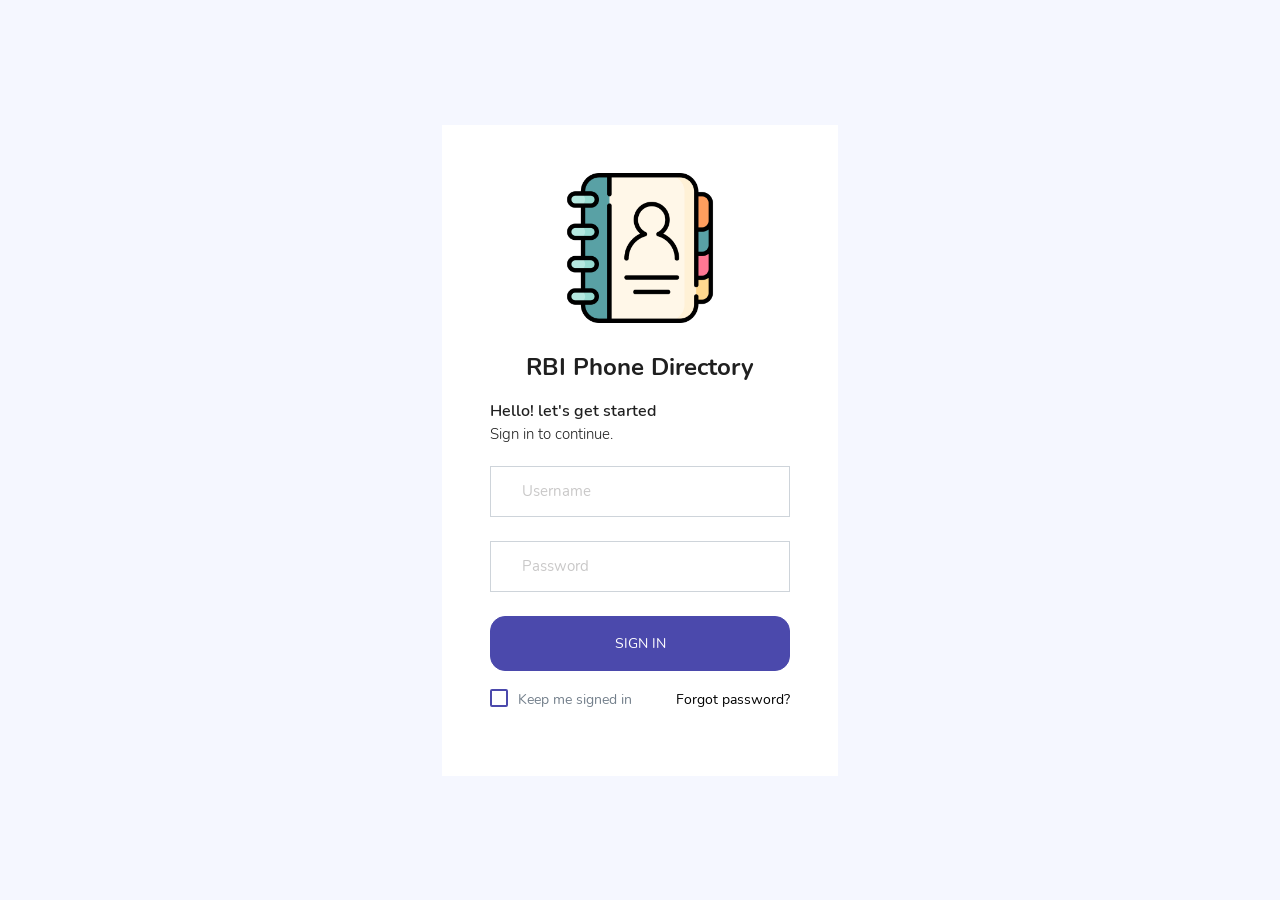
<file: Index.html>
<!DOCTYPE html>
<html lang="en">

<head>
  <!-- Required meta tags -->
  <meta charset="utf-8">
  <meta name="viewport" content="width=device-width, initial-scale=1, shrink-to-fit=no">
  <title>RBI Directory of Important Person-Login</title>
  <link rel="icon" type="image/x-icon" href="images/contacts.png" />
  <!-- plugins:css -->
  <link rel="stylesheet" href="vendors/feather/feather.css">
  <link rel="stylesheet" href="vendors/ti-icons/css/themify-icons.css">
  <link rel="stylesheet" href="vendors/css/vendor.bundle.base.css">
  <!-- endinject -->
  <!-- Plugin css for this page -->
  <!-- End plugin css for this page -->
  <!-- inject:css -->
  <link rel="stylesheet" href="css/vertical-layout-light/style.css">
  <!-- endinject -->
  
</head>

<body>
  <div class="container-scroller">
    <div class="container-fluid page-body-wrapper full-page-wrapper">
      <div class="content-wrapper d-flex align-items-center auth px-0">
        <div class="row w-100 mx-0">
          <div class="col-lg-4 mx-auto">
            <div class="auth-form-light text-left py-5 px-4 px-sm-5">
              <div class="brand-logo text-center justify-content-center">
                <img src="images/contacts.png" alt="logo">
              </div>
              <h3 class="text-center justify-content-center mb-4 font-weight-bolder">RBI Phone Directory</h3>
              <h5>Hello! let's get started</h5>
              <h6 class="font-weight-light">Sign in to continue.</h6>
              <form class="pt-3">
                <div class="form-group">
                  <input type="email" class="form-control form-control-lg" id="txtEmailId" placeholder="Username">
                </div>
                <div class="form-group">
                  <input type="password" class="form-control form-control-lg" id="txtPassword" placeholder="Password">
                </div>
                <div class="mt-3">
                  <a class="btn btn-block btn-primary btn-lg font-weight-medium auth-form-btn" href="#" onclick="AuthUser();">SIGN IN</a>
                </div>
                <div class="my-2 d-flex justify-content-between align-items-center">
                  <div class="form-check">
                    <label class="form-check-label text-muted">
                      <input type="checkbox" class="form-check-input">
                      Keep me signed in
                    </label>
                  </div>
                  <a href="#" class="auth-link text-black">Forgot password?</a>
                </div>
              </form>
            </div>
          </div>
        </div>
      </div>
      <!-- content-wrapper ends -->
    </div>

    <div class="modal fade" id="exampleModal" tabindex="-1" aria-labelledby="exampleModalLabel"
                        aria-hidden="true">
                        <div class="modal-dialog">
                            <div class="modal-content">
                                <div class="modal-header justify-content-center text-danger">
                                    <h5 class="modal-title" id="exampleModalLabel">
                                        <i class="mdi mdi-alert-circle"></i>Alert
                                    </h5>
                                    <!-- <button type="button" class="btn-close" data-bs-dismiss="modal" aria-label="Close"></button> -->
                                </div>
                                <div class="modal-body justify-content-center text-center text-body">
                                  Password invalid!!
                                </div>
                                <div class="justify-content-center modal-footer text-center">
                                    <button type="button" class="btn btn-sm btn-primary" data-dismiss="modal"  data-bs-dismiss="modal">
                                        Close
                                    </button>
                                </div>
                            </div>
                        </div>
                    </div>
    <!-- page-body-wrapper ends -->
  </div>
  <!-- container-scroller -->
  <!-- plugins:js -->
  <script src="vendors/js/vendor.bundle.base.js"></script>
  <!-- endinject -->
  <!-- Plugin js for this page -->
  <!-- End plugin js for this page -->
  <!-- inject:js -->
  <script src="js/off-canvas.js"></script>
  <script src="js/hoverable-collapse.js"></script>
  <script src="js/template.js"></script>
  <script src="js/settings.js"></script>
  <script src="js/todolist.js"></script>
  <!-- endinject -->

  <script>
    function AuthUser() {
        debugger;
        var email = document.getElementById("txtEmailId").value;
        var password = document.getElementById("txtPassword").value;
       
        if (email == 'hrmd.admin@rbi.org.in' && password == 'hrmd@123') {
            location.replace("Department.html");
        } else if(email == 'hrmd.admin@rbi.org.in' && password != 'hrmd@123') {
            $("#exampleModal").modal("show");

        }

    }
</script>
</body>

</html>
</file>
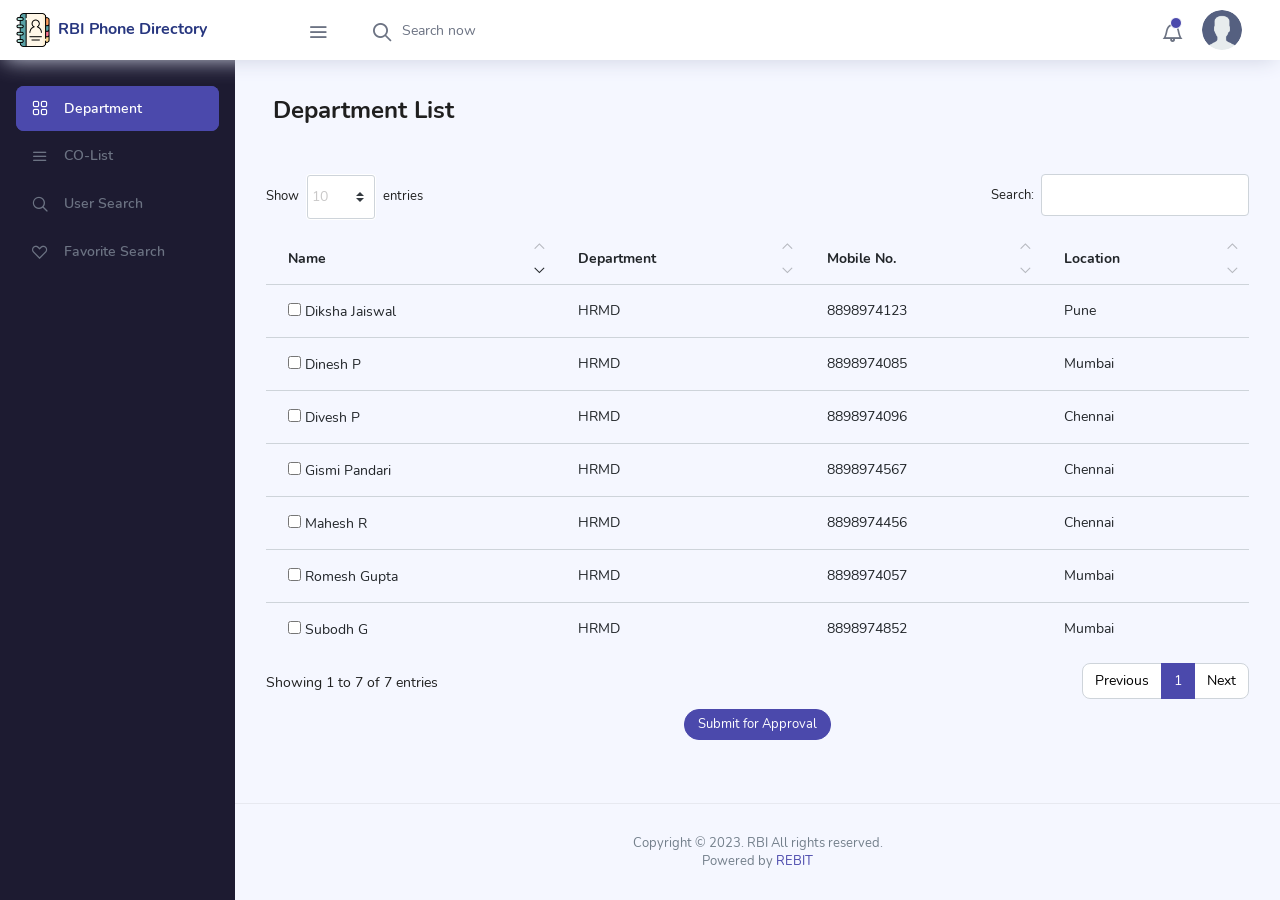
<file: Department.html>
<!DOCTYPE html>
<html lang="en">

<head>
    <!-- Required meta tags -->
    <meta charset="utf-8">
    <meta name="viewport" content="width=device-width, initial-scale=1, shrink-to-fit=no">
    <title>RBI Directory of Important Person</title>
    <link rel="icon" type="image/x-icon" href="images/contacts.png" />
    <!-- plugins:css -->

    <!-- <link href="https://unpkg.com/boxicons@2.0.7/css/boxicons.min.css" rel="stylesheet" />
    <link href="_line-awesome.scss" rel="stylesheet" />
    <link rel="stylesheet"
        href="https://cdnjs.cloudflare.com/ajax/libs/MaterialDesign-Webfont/5.3.45/css/materialdesignicons.css"
        integrity="sha256-NAxhqDvtY0l4xn+YVa6WjAcmd94NNfttjNsDmNatFVc=" crossorigin="anonymous" /> -->

    <link rel="stylesheet" href="vendors/feather/feather.css">
    <link rel="stylesheet" href="vendors/ti-icons/css/themify-icons.css">
    <link rel="stylesheet" href="vendors/css/vendor.bundle.base.css">
    <!-- endinject -->
    <!-- Plugin css for this page -->
    <link rel="stylesheet" href="vendors/datatables.net-bs4/dataTables.bootstrap4.css">
    <link rel="stylesheet" href="vendors/ti-icons/css/themify-icons.css">
    <link rel="stylesheet" type="text/css" href="js/select.dataTables.min.css">
    <!-- End plugin css for this page -->
    <!-- inject:css -->
    <link rel="stylesheet" href="css/vertical-layout-light/style.css">
    <!-- endinject -->
    <!-- <link rel="shortcut icon" href="images/favicon.png" /> -->
</head>

<body>
    <div class="container-scroller">
        <!-- partial:partials/_navbar.html -->
        <nav class="navbar col-lg-12 col-12 p-0 fixed-top d-flex flex-row">
            <div class="text-center navbar-brand-wrapper d-flex align-items-center justify-content-center">
                <a class="navbar-brand brand-logo mr-5" href="Department.html"><img src="images/contacts.png" class="mr-2"
                        alt="logo" />RBI Phone Directory</a>
                <a class="navbar-brand brand-logo-mini" href="Department.html"><img src="images/contacts.png" alt="logo" />
                    RPD</a>
            </div>
            <div class="navbar-menu-wrapper d-flex align-items-center justify-content-end">
                <button class="navbar-toggler navbar-toggler align-self-center" type="button" data-toggle="minimize">
                    <span class="icon-menu"></span>
                </button>
                <ul class="navbar-nav mr-lg-2">
                    <li class="nav-item nav-search d-none d-lg-block">
                        <div class="input-group">
                            <div class="input-group-prepend hover-cursor" id="navbar-search-icon">
                                <span class="input-group-text" id="search">
                                    <i class="icon-search"></i>
                                </span>
                            </div>
                            <input type="text" class="form-control" id="navbar-search-input" placeholder="Search now"
                                aria-label="search" aria-describedby="search">
                        </div>
                    </li>
                </ul>
                <ul class="navbar-nav navbar-nav-right">
                    <li class="nav-item dropdown">
                        <a class="nav-link count-indicator dropdown-toggle" id="notificationDropdown" href="#"
                            data-toggle="dropdown">
                            <i class="icon-bell mx-0"></i>
                            <span class="count"></span>
                        </a>
                        <div class="dropdown-menu dropdown-menu-right navbar-dropdown preview-list"
                            aria-labelledby="notificationDropdown">
                            <p class="mb-0 font-weight-normal float-left dropdown-header">Notifications</p>
                            <a class="dropdown-item preview-item">
                                <div class="preview-thumbnail">
                                    <div class="preview-icon bg-success">
                                        <i class="ti-info-alt mx-0"></i>
                                    </div>
                                </div>
                                <div class="preview-item-content">
                                    <h6 class="preview-subject font-weight-normal">Application Error</h6>
                                    <p class="font-weight-light small-text mb-0 text-muted">
                                        Just now
                                    </p>
                                </div>
                            </a>
                            <a class="dropdown-item preview-item">
                                <div class="preview-thumbnail">
                                    <div class="preview-icon bg-warning">
                                        <i class="ti-settings mx-0"></i>
                                    </div>
                                </div>
                                <div class="preview-item-content">
                                    <h6 class="preview-subject font-weight-normal">Settings</h6>
                                    <p class="font-weight-light small-text mb-0 text-muted">
                                        Private message
                                    </p>
                                </div>
                            </a>
                            <a class="dropdown-item preview-item">
                                <div class="preview-thumbnail">
                                    <div class="preview-icon bg-info">
                                        <i class="ti-user mx-0"></i>
                                    </div>
                                </div>
                                <div class="preview-item-content">
                                    <h6 class="preview-subject font-weight-normal">New user registration</h6>
                                    <p class="font-weight-light small-text mb-0 text-muted">
                                        2 days ago
                                    </p>
                                </div>
                            </a>
                        </div>
                    </li>
                    <li class="nav-item nav-profile dropdown">
                        <a class="nav-link dropdown-toggle" href="#" data-toggle="dropdown" id="profileDropdown">
                            <img src="images/man.png" alt="profile" />
                        </a>
                        <div class="dropdown-menu dropdown-menu-right navbar-dropdown"
                            aria-labelledby="profileDropdown">
                            <a class="dropdown-item">
                                <i class="ti-settings text-primary"></i>
                                Settings
                            </a>
                            <a class="dropdown-item" href="Index.html">
                                <i class="ti-power-off text-primary"></i>
                                Logout
                            </a>
                        </div>
                    </li>
                </ul>
                <button class="navbar-toggler navbar-toggler-right d-lg-none align-self-center" type="button"
                    data-toggle="offcanvas">
                    <span class="icon-menu"></span>
                </button>
            </div>
        </nav>
        <!-- partial -->
        <div class="container-fluid page-body-wrapper">
            <!-- partial:partials/_settings-panel.html -->
            
            <div id="right-sidebar" class="settings-panel">
                <i class="settings-close ti-close"></i>
                <ul class="nav nav-tabs border-top" id="setting-panel" role="tablist">
                    <li class="nav-item">
                        <a class="nav-link active" id="todo-tab" data-toggle="tab" href="#todo-section" role="tab"
                            aria-controls="todo-section" aria-expanded="true">TO DO LIST</a>
                    </li>
                    <li class="nav-item">
                        <a class="nav-link" id="chats-tab" data-toggle="tab" href="#chats-section" role="tab"
                            aria-controls="chats-section">CHATS</a>
                    </li>
                </ul>
                <div class="tab-content" id="setting-content">
                    <div class="tab-pane fade show active scroll-wrapper" id="todo-section" role="tabpanel"
                        aria-labelledby="todo-section">
                        <div class="add-items d-flex px-3 mb-0">
                            <form class="form w-100">
                                <div class="form-group d-flex">
                                    <input type="text" class="form-control todo-list-input" placeholder="Add To-do">
                                    <button type="submit" class="add btn btn-primary todo-list-add-btn"
                                        id="add-task">Add</button>
                                </div>
                            </form>
                        </div>
                        <div class="list-wrapper px-3">
                            <ul class="d-flex flex-column-reverse todo-list">
                                <li>
                                    <div class="form-check">
                                        <label class="form-check-label">
                                            <input class="checkbox" type="checkbox">
                                            Team review meeting at 3.00 PM
                                        </label>
                                    </div>
                                    <i class="remove ti-close"></i>
                                </li>
                                <li>
                                    <div class="form-check">
                                        <label class="form-check-label">
                                            <input class="checkbox" type="checkbox">
                                            Prepare for presentation
                                        </label>
                                    </div>
                                    <i class="remove ti-close"></i>
                                </li>
                                <li>
                                    <div class="form-check">
                                        <label class="form-check-label">
                                            <input class="checkbox" type="checkbox">
                                            Resolve all the low priority tickets due today
                                        </label>
                                    </div>
                                    <i class="remove ti-close"></i>
                                </li>
                                <li class="completed">
                                    <div class="form-check">
                                        <label class="form-check-label">
                                            <input class="checkbox" type="checkbox" checked>
                                            Schedule meeting for next week
                                        </label>
                                    </div>
                                    <i class="remove ti-close"></i>
                                </li>
                                <li class="completed">
                                    <div class="form-check">
                                        <label class="form-check-label">
                                            <input class="checkbox" type="checkbox" checked>
                                            Project review
                                        </label>
                                    </div>
                                    <i class="remove ti-close"></i>
                                </li>
                            </ul>
                        </div>
                        <h4 class="px-3 text-muted mt-5 font-weight-light mb-0">Events</h4>
                        <div class="events pt-4 px-3">
                            <div class="wrapper d-flex mb-2">
                                <i class="ti-control-record text-primary mr-2"></i>
                                <span>Feb 11 2018</span>
                            </div>
                            <p class="mb-0 font-weight-thin text-gray">Creating component page build a js</p>
                            <p class="text-gray mb-0">The total number of sessions</p>
                        </div>
                        <div class="events pt-4 px-3">
                            <div class="wrapper d-flex mb-2">
                                <i class="ti-control-record text-primary mr-2"></i>
                                <span>Feb 7 2018</span>
                            </div>
                            <p class="mb-0 font-weight-thin text-gray">Meeting with Alisa</p>
                            <p class="text-gray mb-0 ">Call Sarah Graves</p>
                        </div>
                    </div>
                    <!-- To do section tab ends -->
                    <div class="tab-pane fade" id="chats-section" role="tabpanel" aria-labelledby="chats-section">
                        <div class="d-flex align-items-center justify-content-between border-bottom">
                            <p class="settings-heading border-top-0 mb-3 pl-3 pt-0 border-bottom-0 pb-0">Friends</p>
                            <small
                                class="settings-heading border-top-0 mb-3 pt-0 border-bottom-0 pb-0 pr-3 font-weight-normal">See
                                All</small>
                        </div>
                        <ul class="chat-list">
                            <li class="list active">
                                <div class="profile"><img src="images/faces/face1.jpg" alt="image"><span
                                        class="online"></span></div>
                                <div class="info">
                                    <p>Thomas Douglas</p>
                                    <p>Available</p>
                                </div>
                                <small class="text-muted my-auto">19 min</small>
                            </li>
                            <li class="list">
                                <div class="profile"><img src="images/faces/face2.jpg" alt="image"><span
                                        class="offline"></span></div>
                                <div class="info">
                                    <div class="wrapper d-flex">
                                        <p>Catherine</p>
                                    </div>
                                    <p>Away</p>
                                </div>
                                <div class="badge badge-success badge-pill my-auto mx-2">4</div>
                                <small class="text-muted my-auto">23 min</small>
                            </li>
                            <li class="list">
                                <div class="profile"><img src="images/faces/face3.jpg" alt="image"><span
                                        class="online"></span></div>
                                <div class="info">
                                    <p>Daniel Russell</p>
                                    <p>Available</p>
                                </div>
                                <small class="text-muted my-auto">14 min</small>
                            </li>
                            <li class="list">
                                <div class="profile"><img src="images/faces/face4.jpg" alt="image"><span
                                        class="offline"></span></div>
                                <div class="info">
                                    <p>James Richardson</p>
                                    <p>Away</p>
                                </div>
                                <small class="text-muted my-auto">2 min</small>
                            </li>
                            <li class="list">
                                <div class="profile"><img src="images/faces/face5.jpg" alt="image"><span
                                        class="online"></span></div>
                                <div class="info">
                                    <p>Madeline Kennedy</p>
                                    <p>Available</p>
                                </div>
                                <small class="text-muted my-auto">5 min</small>
                            </li>
                            <li class="list">
                                <div class="profile"><img src="images/faces/face6.jpg" alt="image"><span
                                        class="online"></span></div>
                                <div class="info">
                                    <p>Sarah Graves</p>
                                    <p>Available</p>
                                </div>
                                <small class="text-muted my-auto">47 min</small>
                            </li>
                        </ul>
                    </div>
                    <!-- chat tab ends -->
                </div>
            </div>
            <!-- partial -->
            <!-- partial:partials/_sidebar.html -->
            <nav class="sidebar sidebar-offcanvas" id="sidebar">
                <ul class="nav">
                    <li class="nav-item">
                        <a class="nav-link" href="Department.html">
                            <i class="icon-grid menu-icon"></i>
                            <span class="menu-title">Department</span>
                        </a>
                    </li>
                    <li class="nav-item">
                        <a class="nav-link" href="Co-List.html" >
                            <i class="icon-menu menu-icon"></i>
                            <span class="menu-title">CO-List</span>
                        </a>
                    </li>
                    <li class="nav-item">
                        <a class="nav-link" href="Search.html">
                            <i class="icon-search menu-icon"></i>
                            <span class="menu-title">User Search</span>
                        </a>

                    </li>
                    <li class="nav-item">
                        <a class="nav-link" href="fav.html" >
                            <i class="icon-heart menu-icon"></i>
                            <span class="menu-title">Favorite Search</span>
                        </a>

                    </li>
                </ul>
            </nav>
            <!-- partial -->
            <div class="main-panel">
                <div class="content-wrapper">
                    <div class="row mb-1">
                        <div class="col-md-12 grid-margin">
                          <div class="row">
                            <div class="col-12 col-xl-8 mb-4 mb-xl-0">
                              <h3 class="font-weight-bold">Department List</h3>
                            </div>
                          </div>
                        </div>
                      </div>
                    <div class="row">
                        <div class="container px-2">
                            <div class="table-responsive mb-lg-2">
                                <table id="myTable" class="table table-striped nowrap" style="width: 100%">
                                    <thead>
                                        <tr>
                                            <!-- <th></th> -->
                                            <th class="ps-lg-4">Name</th>
                                            <th>Department</th>
                                            <th>Mobile No.</th>
                                            <th>Location</th>
                                        </tr>
                                    </thead>
                                    <tbody id="tableBody"></tbody>
                                </table>
                            </div>

                            <div class="col-lg-12 text-end mb-lg-2 col-12 text-center justify-content-center">
                                <!-- Button trigger modal -->
                                <button type="button" class="btn btn-sm btn-primary" onclick="OpenModal();">
                                    Submit for Approval 
                                </button>
                            </div>
                        </div>
                    </div>


                    <!-- Modal -->
                    <div class="modal fade" id="exampleModal" tabindex="-1" aria-labelledby="exampleModalLabel"
                        aria-hidden="true">
                        <div class="modal-dialog">
                            <div class="modal-content">
                                <div class="modal-header justify-content-center text-danger">
                                    <h5 class="modal-title" id="exampleModalLabel">
                                        <i class="mdi mdi-alert-circle"></i>Alert
                                    </h5>
                                    <!-- <button type="button" class="btn-close" data-bs-dismiss="modal" aria-label="Close"></button> -->
                                </div>
                                <div class="modal-body justify-content-center text-center text-body">
                                    Are you sure to send for Approval?
                                </div>
                                <div class="justify-content-center modal-footer text-center">
                                    <a class="btn btn-sm btn-primary" href="DepartmentApprovedList.html">Yes</a>
                                    <button type="button" class="btn btn-sm btn-primary" data-dismiss="modal"  data-bs-dismiss="modal">
                                        No
                                    </button>
                                </div>
                            </div>
                        </div>
                    </div>
                </div>
                <!-- content-wrapper ends -->
                <!-- partial:partials/_footer.html -->
                <footer class="footer justify-content-center text-center">
                    <div class="d-sm-flex justify-content-center justify-content-sm-center">
                        <span class="text-muted text-center text-sm-left d-block d-sm-inline-block">Copyright © 2023.
                            RBI All rights reserved.</span>
                    </div>
                    <div class="d-sm-flex justify-content-center justify-content-sm-center">
                        <span class="text-muted text-center text-sm-left d-block d-sm-inline-block">Powered by <a
                                href="https://rebit.org.in/" target="_blank">REBIT</a></span>
                    </div>
                </footer>
                <!-- partial -->
            </div>
            <!-- main-panel ends -->
        </div>
        <!-- page-body-wrapper ends -->
    </div>
    <!-- container-scroller -->
    <script type="text/Javascript" src="https://code.jquery.com/jquery-3.7.0.js"></script>

    <!-- plugins:js -->
    <script src="vendors/js/vendor.bundle.base.js"></script>
    <!-- endinject -->
    <!-- Plugin js for this page -->
    <script src="vendors/chart.js/Chart.min.js"></script>
    <script src="vendors/datatables.net/jquery.dataTables.js"></script>
    <script src="vendors/datatables.net-bs4/dataTables.bootstrap4.js"></script>
    <script src="js/dataTables.select.min.js"></script>

    <!-- End plugin js for this page -->
    <!-- inject:js -->
    <script src="js/off-canvas.js"></script>
    <script src="js/hoverable-collapse.js"></script>
    <script src="js/template.js"></script>
    <script src="js/settings.js"></script>
    <script src="js/todolist.js"></script>
    <!-- endinject -->
    <!-- Custom js for this page-->
    <script src="js/dashboard.js"></script>
    <script src="js/Chart.roundedBarCharts.js"></script>
    <!-- End custom js for this page-->

    <script type="text/Javascript" src="js/data.js"></script>

    <script type="text/Javascript">

        displayDepartmentData(data);
  
        function displayDepartmentData(strcurrarray) {
  
  
            currarray = strcurrarray.filter(function (a) {
                if (a.dept === 'HRMD' ) {
                    return a.name;
                }
            });
  
                $('#myTable').DataTable({
                  data: currarray,
                  columns: [
                    { data: 'name',
                    render: (_,__,rowData) => `<input type="checkbox" value="${rowData.name}">  ${rowData.name}</input>`
                },
                    { data: 'dept' },
                    { data: 'mobile' },
                    { data: 'location' },
                  ],
  
                  responsive: true,
                });
  
        }

        function OpenModal() {
            $("#exampleModal").modal("show");
        }
      </script>
</body>

</html>
</file>
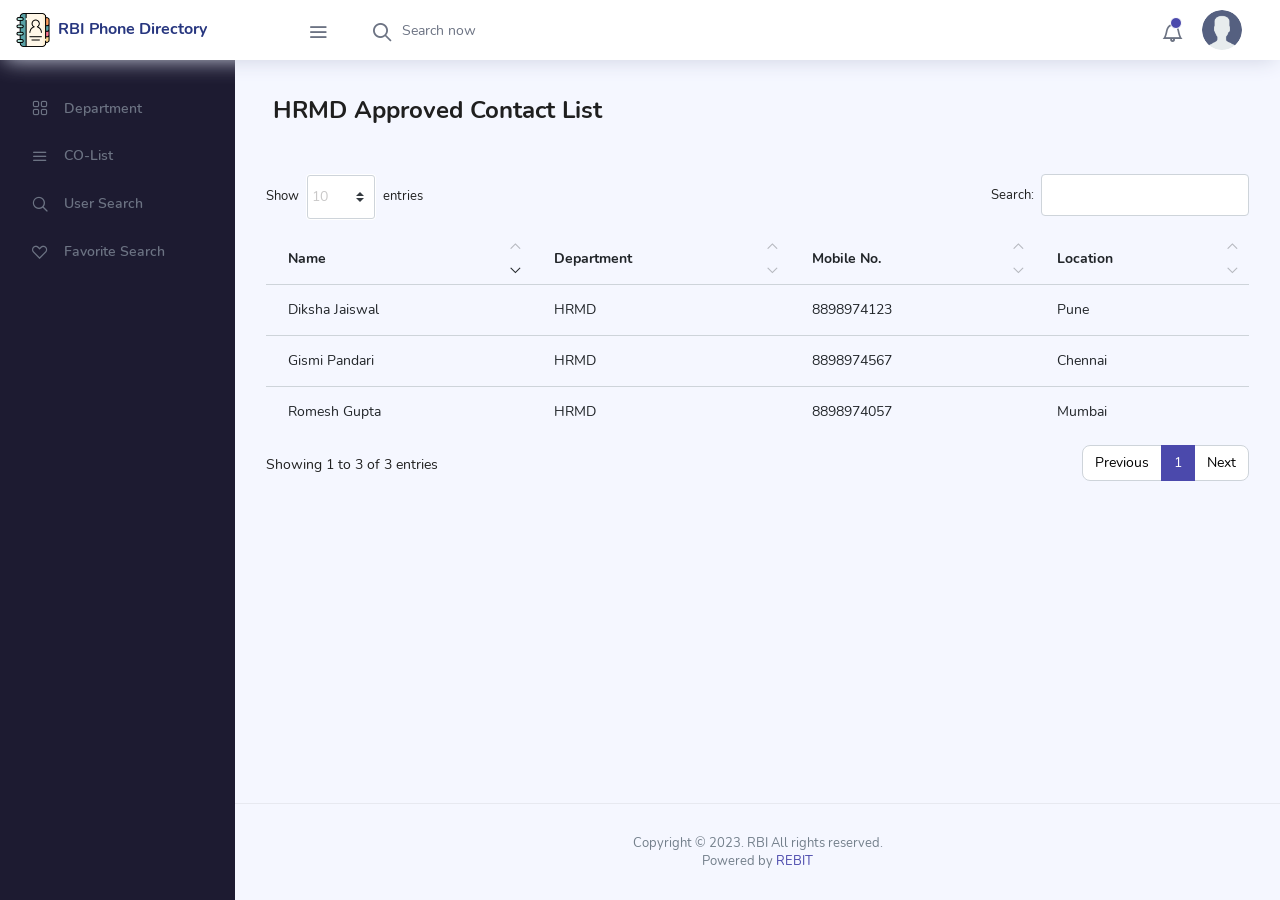
<file: DepartmentApprovedList.html>
<!DOCTYPE html>
<html lang="en">

<head>
    <!-- Required meta tags -->
    <meta charset="utf-8">
    <meta name="viewport" content="width=device-width, initial-scale=1, shrink-to-fit=no">
    <title>RBI Directory of Important Person</title>
    <link rel="icon" type="image/x-icon" href="images/contacts.png" />
    <!-- plugins:css -->

    <!-- <link href="https://unpkg.com/boxicons@2.0.7/css/boxicons.min.css" rel="stylesheet" />
    <link href="_line-awesome.scss" rel="stylesheet" />
    <link rel="stylesheet"
        href="https://cdnjs.cloudflare.com/ajax/libs/MaterialDesign-Webfont/5.3.45/css/materialdesignicons.css"
        integrity="sha256-NAxhqDvtY0l4xn+YVa6WjAcmd94NNfttjNsDmNatFVc=" crossorigin="anonymous" /> -->

    <link rel="stylesheet" href="vendors/feather/feather.css">
    <link rel="stylesheet" href="vendors/ti-icons/css/themify-icons.css">
    <link rel="stylesheet" href="vendors/css/vendor.bundle.base.css">
    <!-- endinject -->
    <!-- Plugin css for this page -->
    <link rel="stylesheet" href="vendors/datatables.net-bs4/dataTables.bootstrap4.css">
    <link rel="stylesheet" href="vendors/ti-icons/css/themify-icons.css">
    <link rel="stylesheet" type="text/css" href="js/select.dataTables.min.css">
    <!-- End plugin css for this page -->
    <!-- inject:css -->
    <link rel="stylesheet" href="css/vertical-layout-light/style.css">
    <!-- endinject -->
    <!-- <link rel="shortcut icon" href="images/favicon.png" /> -->
</head>

<body>
    <div class="container-scroller">
        <!-- partial:partials/_navbar.html -->
        <nav class="navbar col-lg-12 col-12 p-0 fixed-top d-flex flex-row">
            <div class="text-center navbar-brand-wrapper d-flex align-items-center justify-content-center">
                <a class="navbar-brand brand-logo mr-5" href="Department.html"><img src="images/contacts.png" class="mr-2"
                        alt="logo" />RBI Phone Directory</a>
                <a class="navbar-brand brand-logo-mini" href="Department.html"><img src="images/contacts.png" alt="logo" />
                    RPD</a>
            </div>
            <div class="navbar-menu-wrapper d-flex align-items-center justify-content-end">
                <button class="navbar-toggler navbar-toggler align-self-center" type="button" data-toggle="minimize">
                    <span class="icon-menu"></span>
                </button>
                <ul class="navbar-nav mr-lg-2">
                    <li class="nav-item nav-search d-none d-lg-block">
                        <div class="input-group">
                            <div class="input-group-prepend hover-cursor" id="navbar-search-icon">
                                <span class="input-group-text" id="search">
                                    <i class="icon-search"></i>
                                </span>
                            </div>
                            <input type="text" class="form-control" id="navbar-search-input" placeholder="Search now"
                                aria-label="search" aria-describedby="search">
                        </div>
                    </li>
                </ul>
                <ul class="navbar-nav navbar-nav-right">
                    <li class="nav-item dropdown">
                        <a class="nav-link count-indicator dropdown-toggle" id="notificationDropdown" href="#"
                            data-toggle="dropdown">
                            <i class="icon-bell mx-0"></i>
                            <span class="count"></span>
                        </a>
                        <div class="dropdown-menu dropdown-menu-right navbar-dropdown preview-list"
                            aria-labelledby="notificationDropdown">
                            <p class="mb-0 font-weight-normal float-left dropdown-header">Notifications</p>
                            <a class="dropdown-item preview-item">
                                <div class="preview-thumbnail">
                                    <div class="preview-icon bg-success">
                                        <i class="ti-info-alt mx-0"></i>
                                    </div>
                                </div>
                                <div class="preview-item-content">
                                    <h6 class="preview-subject font-weight-normal">Application Error</h6>
                                    <p class="font-weight-light small-text mb-0 text-muted">
                                        Just now
                                    </p>
                                </div>
                            </a>
                            <a class="dropdown-item preview-item">
                                <div class="preview-thumbnail">
                                    <div class="preview-icon bg-warning">
                                        <i class="ti-settings mx-0"></i>
                                    </div>
                                </div>
                                <div class="preview-item-content">
                                    <h6 class="preview-subject font-weight-normal">Settings</h6>
                                    <p class="font-weight-light small-text mb-0 text-muted">
                                        Private message
                                    </p>
                                </div>
                            </a>
                            <a class="dropdown-item preview-item">
                                <div class="preview-thumbnail">
                                    <div class="preview-icon bg-info">
                                        <i class="ti-user mx-0"></i>
                                    </div>
                                </div>
                                <div class="preview-item-content">
                                    <h6 class="preview-subject font-weight-normal">New user registration</h6>
                                    <p class="font-weight-light small-text mb-0 text-muted">
                                        2 days ago
                                    </p>
                                </div>
                            </a>
                        </div>
                    </li>
                    <li class="nav-item nav-profile dropdown">
                        <a class="nav-link dropdown-toggle" href="#" data-toggle="dropdown" id="profileDropdown">
                            <img src="images/man.png" alt="profile" />
                        </a>
                        <div class="dropdown-menu dropdown-menu-right navbar-dropdown"
                            aria-labelledby="profileDropdown">
                            <a class="dropdown-item">
                                <i class="ti-settings text-primary"></i>
                                Settings
                            </a>
                            <a class="dropdown-item" href="Index.html">
                                <i class="ti-power-off text-primary"></i>
                                Logout
                            </a>
                        </div>
                    </li>
                </ul>
                <button class="navbar-toggler navbar-toggler-right d-lg-none align-self-center" type="button"
                    data-toggle="offcanvas">
                    <span class="icon-menu"></span>
                </button>
            </div>
        </nav>
        <!-- partial -->
        <div class="container-fluid page-body-wrapper">
            <!-- partial:partials/_settings-panel.html -->

            <div id="right-sidebar" class="settings-panel">
                <i class="settings-close ti-close"></i>
                <ul class="nav nav-tabs border-top" id="setting-panel" role="tablist">
                    <li class="nav-item">
                        <a class="nav-link active" id="todo-tab" data-toggle="tab" href="#todo-section" role="tab"
                            aria-controls="todo-section" aria-expanded="true">TO DO LIST</a>
                    </li>
                    <li class="nav-item">
                        <a class="nav-link" id="chats-tab" data-toggle="tab" href="#chats-section" role="tab"
                            aria-controls="chats-section">CHATS</a>
                    </li>
                </ul>
                <div class="tab-content" id="setting-content">
                    <div class="tab-pane fade show active scroll-wrapper" id="todo-section" role="tabpanel"
                        aria-labelledby="todo-section">
                        <div class="add-items d-flex px-3 mb-0">
                            <form class="form w-100">
                                <div class="form-group d-flex">
                                    <input type="text" class="form-control todo-list-input" placeholder="Add To-do">
                                    <button type="submit" class="add btn btn-primary todo-list-add-btn"
                                        id="add-task">Add</button>
                                </div>
                            </form>
                        </div>
                        <div class="list-wrapper px-3">
                            <ul class="d-flex flex-column-reverse todo-list">
                                <li>
                                    <div class="form-check">
                                        <label class="form-check-label">
                                            <input class="checkbox" type="checkbox">
                                            Team review meeting at 3.00 PM
                                        </label>
                                    </div>
                                    <i class="remove ti-close"></i>
                                </li>
                                <li>
                                    <div class="form-check">
                                        <label class="form-check-label">
                                            <input class="checkbox" type="checkbox">
                                            Prepare for presentation
                                        </label>
                                    </div>
                                    <i class="remove ti-close"></i>
                                </li>
                                <li>
                                    <div class="form-check">
                                        <label class="form-check-label">
                                            <input class="checkbox" type="checkbox">
                                            Resolve all the low priority tickets due today
                                        </label>
                                    </div>
                                    <i class="remove ti-close"></i>
                                </li>
                                <li class="completed">
                                    <div class="form-check">
                                        <label class="form-check-label">
                                            <input class="checkbox" type="checkbox" checked>
                                            Schedule meeting for next week
                                        </label>
                                    </div>
                                    <i class="remove ti-close"></i>
                                </li>
                                <li class="completed">
                                    <div class="form-check">
                                        <label class="form-check-label">
                                            <input class="checkbox" type="checkbox" checked>
                                            Project review
                                        </label>
                                    </div>
                                    <i class="remove ti-close"></i>
                                </li>
                            </ul>
                        </div>
                        <h4 class="px-3 text-muted mt-5 font-weight-light mb-0">Events</h4>
                        <div class="events pt-4 px-3">
                            <div class="wrapper d-flex mb-2">
                                <i class="ti-control-record text-primary mr-2"></i>
                                <span>Feb 11 2018</span>
                            </div>
                            <p class="mb-0 font-weight-thin text-gray">Creating component page build a js</p>
                            <p class="text-gray mb-0">The total number of sessions</p>
                        </div>
                        <div class="events pt-4 px-3">
                            <div class="wrapper d-flex mb-2">
                                <i class="ti-control-record text-primary mr-2"></i>
                                <span>Feb 7 2018</span>
                            </div>
                            <p class="mb-0 font-weight-thin text-gray">Meeting with Alisa</p>
                            <p class="text-gray mb-0 ">Call Sarah Graves</p>
                        </div>
                    </div>
                    <!-- To do section tab ends -->
                    <div class="tab-pane fade" id="chats-section" role="tabpanel" aria-labelledby="chats-section">
                        <div class="d-flex align-items-center justify-content-between border-bottom">
                            <p class="settings-heading border-top-0 mb-3 pl-3 pt-0 border-bottom-0 pb-0">Friends</p>
                            <small
                                class="settings-heading border-top-0 mb-3 pt-0 border-bottom-0 pb-0 pr-3 font-weight-normal">See
                                All</small>
                        </div>
                        <ul class="chat-list">
                            <li class="list active">
                                <div class="profile"><img src="images/faces/face1.jpg" alt="image"><span
                                        class="online"></span></div>
                                <div class="info">
                                    <p>Thomas Douglas</p>
                                    <p>Available</p>
                                </div>
                                <small class="text-muted my-auto">19 min</small>
                            </li>
                            <li class="list">
                                <div class="profile"><img src="images/faces/face2.jpg" alt="image"><span
                                        class="offline"></span></div>
                                <div class="info">
                                    <div class="wrapper d-flex">
                                        <p>Catherine</p>
                                    </div>
                                    <p>Away</p>
                                </div>
                                <div class="badge badge-success badge-pill my-auto mx-2">4</div>
                                <small class="text-muted my-auto">23 min</small>
                            </li>
                            <li class="list">
                                <div class="profile"><img src="images/faces/face3.jpg" alt="image"><span
                                        class="online"></span></div>
                                <div class="info">
                                    <p>Daniel Russell</p>
                                    <p>Available</p>
                                </div>
                                <small class="text-muted my-auto">14 min</small>
                            </li>
                            <li class="list">
                                <div class="profile"><img src="images/faces/face4.jpg" alt="image"><span
                                        class="offline"></span></div>
                                <div class="info">
                                    <p>James Richardson</p>
                                    <p>Away</p>
                                </div>
                                <small class="text-muted my-auto">2 min</small>
                            </li>
                            <li class="list">
                                <div class="profile"><img src="images/faces/face5.jpg" alt="image"><span
                                        class="online"></span></div>
                                <div class="info">
                                    <p>Madeline Kennedy</p>
                                    <p>Available</p>
                                </div>
                                <small class="text-muted my-auto">5 min</small>
                            </li>
                            <li class="list">
                                <div class="profile"><img src="images/faces/face6.jpg" alt="image"><span
                                        class="online"></span></div>
                                <div class="info">
                                    <p>Sarah Graves</p>
                                    <p>Available</p>
                                </div>
                                <small class="text-muted my-auto">47 min</small>
                            </li>
                        </ul>
                    </div>
                    <!-- chat tab ends -->
                </div>
            </div>
            <!-- partial -->
            <!-- partial:partials/_sidebar.html -->
            <nav class="sidebar sidebar-offcanvas" id="sidebar">
                <ul class="nav">
                    <li class="nav-item">
                        <a class="nav-link" href="Department.html">
                            <i class="icon-grid menu-icon"></i>
                            <span class="menu-title">Department</span>
                        </a>
                    </li>
                    <li class="nav-item">
                        <a class="nav-link" href="Co-List.html" >
                            <i class="icon-menu menu-icon"></i>
                            <span class="menu-title">CO-List</span>
                        </a>
                    </li>
                    <li class="nav-item">
                        <a class="nav-link" href="Search.html">
                            <i class="icon-search menu-icon"></i>
                            <span class="menu-title">User Search</span>
                        </a>

                    </li>
                    <li class="nav-item">
                        <a class="nav-link" href="fav.html" >
                            <i class="icon-heart menu-icon"></i>
                            <span class="menu-title">Favorite Search</span>
                        </a>

                    </li>
                </ul>
            </nav>
            <!-- partial -->
            <div class="main-panel">
                <div class="content-wrapper">
                    <div class="row mb-1">
                        <div class="col-md-12 grid-margin">
                            <div class="row">
                                <div class="col-12 col-xl-8 mb-4 mb-xl-0">
                                    <h3 class="font-weight-bold">HRMD Approved Contact List</h3>
                                </div>
                            </div>
                        </div>
                    </div>
                    <div class="row">
                        <div class="container px-2">
                            <div class="table-responsive mb-lg-2">
                                <table id="myApproveTable" class="table table-striped nowrap" style="width:100%">
                                    <thead>
                                        <tr>
                                            <th class="ps-lg-4">Name</th>
                                            <th>Department</th>
                                            <th>Mobile No.</th>
                                            <th>Location</th>
                                        </tr>
                                    </thead>
                                    <tbody id="tableBody">
                                    </tbody>
                                </table>
                            </div>
                        </div>
                    </div>


                    <!-- Modal -->
                    <div class="modal fade" id="exampleModal" tabindex="-1" aria-labelledby="exampleModalLabel"
                        aria-hidden="true">
                        <div class="modal-dialog">
                            <div class="modal-content">
                                <div class="modal-header justify-content-center text-danger">
                                    <h5 class="modal-title" id="exampleModalLabel"><i class="bx bx-error"></i>Alert</h5>
                                    <!-- <button type="button" class="btn-close" data-bs-dismiss="modal" aria-label="Close"></button> -->
                                </div>
                                <div class="modal-body justify-content-center text-center text-body">
                                    Are you sure to send for Approval?
                                </div>
                                <div class="justify-content-center modal-footer text-center">
                                    <a class="btn btn-secondary" href="DepartmentApprovedList.html">Ok</a>
                                    <button type="button" class="btn btn-secondary" data-dismiss="modal"  data-bs-dismiss="modal">No</button>
                                </div>
                            </div>
                        </div>
                    </div>

                </div>
                <!-- content-wrapper ends -->
                <!-- partial:partials/_footer.html -->
                <footer class="footer justify-content-center text-center">
                    <div class="d-sm-flex justify-content-center justify-content-sm-center">
                        <span class="text-muted text-center text-sm-left d-block d-sm-inline-block">Copyright © 2023.
                            RBI All rights reserved.</span>
                    </div>
                    <div class="d-sm-flex justify-content-center justify-content-sm-center">
                        <span class="text-muted text-center text-sm-left d-block d-sm-inline-block">Powered by <a
                                href="https://rebit.org.in/" target="_blank">REBIT</a></span>
                    </div>
                </footer>
                <!-- partial -->
            </div>
            <!-- main-panel ends -->
        </div>
        <!-- page-body-wrapper ends -->
    </div>
    <!-- container-scroller -->

    <!-- plugins:js -->
    <script src="vendors/js/vendor.bundle.base.js"></script>
    <!-- endinject -->
    <!-- Plugin js for this page -->
    <script src="vendors/chart.js/Chart.min.js"></script>
    <script src="vendors/datatables.net/jquery.dataTables.js"></script>
    <script src="vendors/datatables.net-bs4/dataTables.bootstrap4.js"></script>
    <script src="js/dataTables.select.min.js"></script>

    <!-- End plugin js for this page -->
    <!-- inject:js -->
    <script src="js/off-canvas.js"></script>
    <script src="js/hoverable-collapse.js"></script>
    <script src="js/template.js"></script>
    <script src="js/settings.js"></script>
    <script src="js/todolist.js"></script>
    <!-- endinject -->
    <!-- Custom js for this page-->
    <script src="js/dashboard.js"></script>
    <script src="js/Chart.roundedBarCharts.js"></script>
    <!-- End custom js for this page-->

    <script type="text/Javascript" src="js/data.js"></script>

    <script type="text/Javascript">
        displayDepartmentApproveData(data)

function displayDepartmentApproveData(strcurrarray) {

    currarray = strcurrarray.filter(function (a) {
        if (a.dept === 'HRMD' && a.isApprove === '1' ) {
            return a.name;
        }
    });

        $('#myApproveTable').DataTable({
          data: currarray,
          columns: [
            { data: 'name',
        },
            { data: 'dept' },
            { data: 'mobile' },
            { data: 'location' },
          ],
          
          responsive: true,
        });
}
    </script>
</body>

</html>
</file>
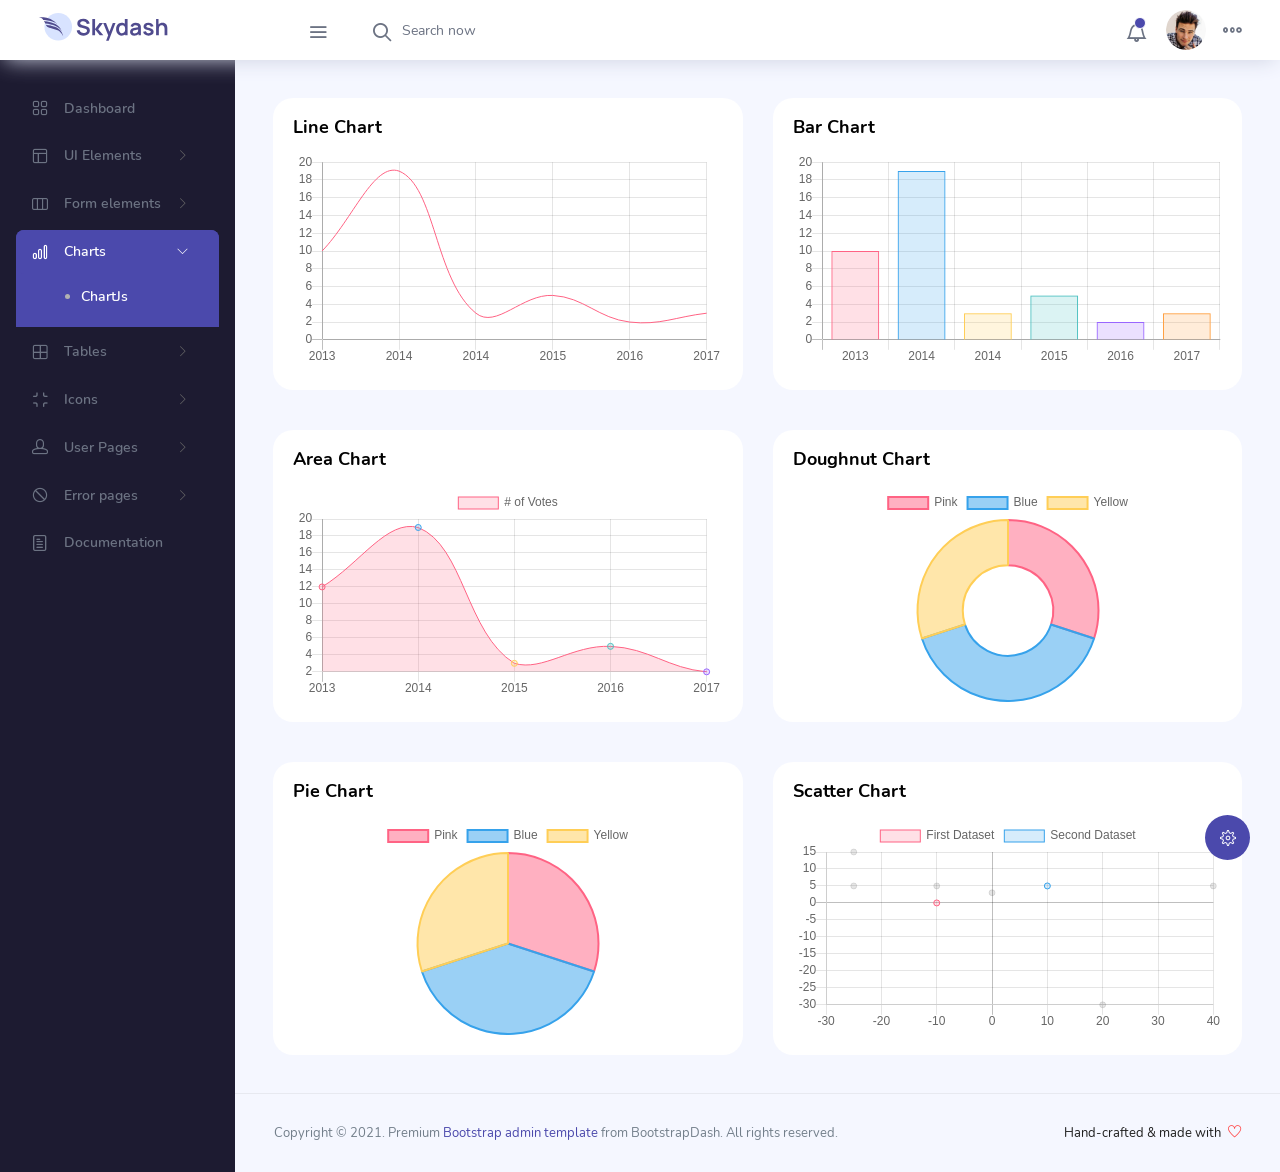
<file: pages/charts/chartjs.html>
<!DOCTYPE html>
<html lang="en">

<head>
  <!-- Required meta tags -->
  <meta charset="utf-8">
  <meta name="viewport" content="width=device-width, initial-scale=1, shrink-to-fit=no">
  <title>Skydash Admin</title>
  <!-- plugins:css -->
  <link rel="stylesheet" href="../../vendors/feather/feather.css">
  <link rel="stylesheet" href="../../vendors/ti-icons/css/themify-icons.css">
  <link rel="stylesheet" href="../../vendors/css/vendor.bundle.base.css">
  <!-- endinject -->
  <!-- Plugin css for this page -->
  <!-- End plugin css for this page -->
  <!-- inject:css -->
  <link rel="stylesheet" href="../../css/vertical-layout-light/style.css">
  <!-- endinject -->
  <link rel="shortcut icon" href="../../images/favicon.png" />
</head>

<body>
  <div class="container-scroller">
    <!-- partial:../../partials/_navbar.html -->
    <nav class="navbar col-lg-12 col-12 p-0 fixed-top d-flex flex-row">
      <div class="text-center navbar-brand-wrapper d-flex align-items-center justify-content-center">
        <a class="navbar-brand brand-logo mr-5" href="../../index.html"><img src="../../images/logo.svg" class="mr-2" alt="logo"/></a>
        <a class="navbar-brand brand-logo-mini" href="../../index.html"><img src="../../images/logo-mini.svg" alt="logo"/></a>
      </div>
      <div class="navbar-menu-wrapper d-flex align-items-center justify-content-end">
        <button class="navbar-toggler navbar-toggler align-self-center" type="button" data-toggle="minimize">
          <span class="icon-menu"></span>
        </button>
        <ul class="navbar-nav mr-lg-2">
          <li class="nav-item nav-search d-none d-lg-block">
            <div class="input-group">
              <div class="input-group-prepend hover-cursor" id="navbar-search-icon">
                <span class="input-group-text" id="search">
                  <i class="icon-search"></i>
                </span>
              </div>
              <input type="text" class="form-control" id="navbar-search-input" placeholder="Search now" aria-label="search" aria-describedby="search">
            </div>
          </li>
        </ul>
        <ul class="navbar-nav navbar-nav-right">
          <li class="nav-item dropdown">
            <a class="nav-link count-indicator dropdown-toggle" id="notificationDropdown" href="#" data-toggle="dropdown">
              <i class="icon-bell mx-0"></i>
              <span class="count"></span>
            </a>
            <div class="dropdown-menu dropdown-menu-right navbar-dropdown preview-list" aria-labelledby="notificationDropdown">
              <p class="mb-0 font-weight-normal float-left dropdown-header">Notifications</p>
              <a class="dropdown-item preview-item">
                <div class="preview-thumbnail">
                  <div class="preview-icon bg-success">
                    <i class="ti-info-alt mx-0"></i>
                  </div>
                </div>
                <div class="preview-item-content">
                  <h6 class="preview-subject font-weight-normal">Application Error</h6>
                  <p class="font-weight-light small-text mb-0 text-muted">
                    Just now
                  </p>
                </div>
              </a>
              <a class="dropdown-item preview-item">
                <div class="preview-thumbnail">
                  <div class="preview-icon bg-warning">
                    <i class="ti-settings mx-0"></i>
                  </div>
                </div>
                <div class="preview-item-content">
                  <h6 class="preview-subject font-weight-normal">Settings</h6>
                  <p class="font-weight-light small-text mb-0 text-muted">
                    Private message
                  </p>
                </div>
              </a>
              <a class="dropdown-item preview-item">
                <div class="preview-thumbnail">
                  <div class="preview-icon bg-info">
                    <i class="ti-user mx-0"></i>
                  </div>
                </div>
                <div class="preview-item-content">
                  <h6 class="preview-subject font-weight-normal">New user registration</h6>
                  <p class="font-weight-light small-text mb-0 text-muted">
                    2 days ago
                  </p>
                </div>
              </a>
            </div>
          </li>
          <li class="nav-item nav-profile dropdown">
            <a class="nav-link dropdown-toggle" href="#" data-toggle="dropdown" id="profileDropdown">
              <img src="../../images/faces/face28.jpg" alt="profile"/>
            </a>
            <div class="dropdown-menu dropdown-menu-right navbar-dropdown" aria-labelledby="profileDropdown">
              <a class="dropdown-item">
                <i class="ti-settings text-primary"></i>
                Settings
              </a>
              <a class="dropdown-item">
                <i class="ti-power-off text-primary"></i>
                Logout
              </a>
            </div>
          </li>
          <li class="nav-item nav-settings d-none d-lg-flex">
            <a class="nav-link" href="#">
              <i class="icon-ellipsis"></i>
            </a>
          </li>
        </ul>
        <button class="navbar-toggler navbar-toggler-right d-lg-none align-self-center" type="button" data-toggle="offcanvas">
          <span class="icon-menu"></span>
        </button>
      </div>
    </nav>
    <!-- partial -->
    <div class="container-fluid page-body-wrapper">
      <!-- partial:../../partials/_settings-panel.html -->
      <div class="theme-setting-wrapper">
        <div id="settings-trigger"><i class="ti-settings"></i></div>
        <div id="theme-settings" class="settings-panel">
          <i class="settings-close ti-close"></i>
          <p class="settings-heading">SIDEBAR SKINS</p>
          <div class="sidebar-bg-options selected" id="sidebar-light-theme"><div class="img-ss rounded-circle bg-light border mr-3"></div>Light</div>
          <div class="sidebar-bg-options" id="sidebar-dark-theme"><div class="img-ss rounded-circle bg-dark border mr-3"></div>Dark</div>
          <p class="settings-heading mt-2">HEADER SKINS</p>
          <div class="color-tiles mx-0 px-4">
            <div class="tiles success"></div>
            <div class="tiles warning"></div>
            <div class="tiles danger"></div>
            <div class="tiles info"></div>
            <div class="tiles dark"></div>
            <div class="tiles default"></div>
          </div>
        </div>
      </div>
      <div id="right-sidebar" class="settings-panel">
        <i class="settings-close ti-close"></i>
        <ul class="nav nav-tabs border-top" id="setting-panel" role="tablist">
          <li class="nav-item">
            <a class="nav-link active" id="todo-tab" data-toggle="tab" href="#todo-section" role="tab" aria-controls="todo-section" aria-expanded="true">TO DO LIST</a>
          </li>
          <li class="nav-item">
            <a class="nav-link" id="chats-tab" data-toggle="tab" href="#chats-section" role="tab" aria-controls="chats-section">CHATS</a>
          </li>
        </ul>
        <div class="tab-content" id="setting-content">
          <div class="tab-pane fade show active scroll-wrapper" id="todo-section" role="tabpanel" aria-labelledby="todo-section">
            <div class="add-items d-flex px-3 mb-0">
              <form class="form w-100">
                <div class="form-group d-flex">
                  <input type="text" class="form-control todo-list-input" placeholder="Add To-do">
                  <button type="submit" class="add btn btn-primary todo-list-add-btn" id="add-task">Add</button>
                </div>
              </form>
            </div>
            <div class="list-wrapper px-3">
              <ul class="d-flex flex-column-reverse todo-list">
                <li>
                  <div class="form-check">
                    <label class="form-check-label">
                      <input class="checkbox" type="checkbox">
                      Team review meeting at 3.00 PM
                    </label>
                  </div>
                  <i class="remove ti-close"></i>
                </li>
                <li>
                  <div class="form-check">
                    <label class="form-check-label">
                      <input class="checkbox" type="checkbox">
                      Prepare for presentation
                    </label>
                  </div>
                  <i class="remove ti-close"></i>
                </li>
                <li>
                  <div class="form-check">
                    <label class="form-check-label">
                      <input class="checkbox" type="checkbox">
                      Resolve all the low priority tickets due today
                    </label>
                  </div>
                  <i class="remove ti-close"></i>
                </li>
                <li class="completed">
                  <div class="form-check">
                    <label class="form-check-label">
                      <input class="checkbox" type="checkbox" checked>
                      Schedule meeting for next week
                    </label>
                  </div>
                  <i class="remove ti-close"></i>
                </li>
                <li class="completed">
                  <div class="form-check">
                    <label class="form-check-label">
                      <input class="checkbox" type="checkbox" checked>
                      Project review
                    </label>
                  </div>
                  <i class="remove ti-close"></i>
                </li>
              </ul>
            </div>
            <h4 class="px-3 text-muted mt-5 font-weight-light mb-0">Events</h4>
            <div class="events pt-4 px-3">
              <div class="wrapper d-flex mb-2">
                <i class="ti-control-record text-primary mr-2"></i>
                <span>Feb 11 2018</span>
              </div>
              <p class="mb-0 font-weight-thin text-gray">Creating component page build a js</p>
              <p class="text-gray mb-0">The total number of sessions</p>
            </div>
            <div class="events pt-4 px-3">
              <div class="wrapper d-flex mb-2">
                <i class="ti-control-record text-primary mr-2"></i>
                <span>Feb 7 2018</span>
              </div>
              <p class="mb-0 font-weight-thin text-gray">Meeting with Alisa</p>
              <p class="text-gray mb-0 ">Call Sarah Graves</p>
            </div>
          </div>
          <!-- To do section tab ends -->
          <div class="tab-pane fade" id="chats-section" role="tabpanel" aria-labelledby="chats-section">
            <div class="d-flex align-items-center justify-content-between border-bottom">
              <p class="settings-heading border-top-0 mb-3 pl-3 pt-0 border-bottom-0 pb-0">Friends</p>
              <small class="settings-heading border-top-0 mb-3 pt-0 border-bottom-0 pb-0 pr-3 font-weight-normal">See All</small>
            </div>
            <ul class="chat-list">
              <li class="list active">
                <div class="profile"><img src="../../images/faces/face1.jpg" alt="image"><span class="online"></span></div>
                <div class="info">
                  <p>Thomas Douglas</p>
                  <p>Available</p>
                </div>
                <small class="text-muted my-auto">19 min</small>
              </li>
              <li class="list">
                <div class="profile"><img src="../../images/faces/face2.jpg" alt="image"><span class="offline"></span></div>
                <div class="info">
                  <div class="wrapper d-flex">
                    <p>Catherine</p>
                  </div>
                  <p>Away</p>
                </div>
                <div class="badge badge-success badge-pill my-auto mx-2">4</div>
                <small class="text-muted my-auto">23 min</small>
              </li>
              <li class="list">
                <div class="profile"><img src="../../images/faces/face3.jpg" alt="image"><span class="online"></span></div>
                <div class="info">
                  <p>Daniel Russell</p>
                  <p>Available</p>
                </div>
                <small class="text-muted my-auto">14 min</small>
              </li>
              <li class="list">
                <div class="profile"><img src="../../images/faces/face4.jpg" alt="image"><span class="offline"></span></div>
                <div class="info">
                  <p>James Richardson</p>
                  <p>Away</p>
                </div>
                <small class="text-muted my-auto">2 min</small>
              </li>
              <li class="list">
                <div class="profile"><img src="../../images/faces/face5.jpg" alt="image"><span class="online"></span></div>
                <div class="info">
                  <p>Madeline Kennedy</p>
                  <p>Available</p>
                </div>
                <small class="text-muted my-auto">5 min</small>
              </li>
              <li class="list">
                <div class="profile"><img src="../../images/faces/face6.jpg" alt="image"><span class="online"></span></div>
                <div class="info">
                  <p>Sarah Graves</p>
                  <p>Available</p>
                </div>
                <small class="text-muted my-auto">47 min</small>
              </li>
            </ul>
          </div>
          <!-- chat tab ends -->
        </div>
      </div>
      <!-- partial -->
      <!-- partial:../../partials/_sidebar.html -->
      <nav class="sidebar sidebar-offcanvas" id="sidebar">
        <ul class="nav">
          <li class="nav-item">
            <a class="nav-link" href="../../index.html">
              <i class="icon-grid menu-icon"></i>
              <span class="menu-title">Dashboard</span>
            </a>
          </li>
          <li class="nav-item">
            <a class="nav-link" data-toggle="collapse" href="#ui-basic" aria-expanded="false" aria-controls="ui-basic">
              <i class="icon-layout menu-icon"></i>
              <span class="menu-title">UI Elements</span>
              <i class="menu-arrow"></i>
            </a>
            <div class="collapse" id="ui-basic">
              <ul class="nav flex-column sub-menu">
                <li class="nav-item"> <a class="nav-link" href="../../pages/ui-features/buttons.html">Buttons</a></li>
                <li class="nav-item"> <a class="nav-link" href="../../pages/ui-features/dropdowns.html">Dropdowns</a></li>
                <li class="nav-item"> <a class="nav-link" href="../../pages/ui-features/typography.html">Typography</a></li>
              </ul>
            </div>
          </li>
          <li class="nav-item">
            <a class="nav-link" data-toggle="collapse" href="#form-elements" aria-expanded="false" aria-controls="form-elements">
              <i class="icon-columns menu-icon"></i>
              <span class="menu-title">Form elements</span>
              <i class="menu-arrow"></i>
            </a>
            <div class="collapse" id="form-elements">
              <ul class="nav flex-column sub-menu">
                <li class="nav-item"><a class="nav-link" href="../../pages/forms/basic_elements.html">Basic Elements</a></li>
              </ul>
            </div>
          </li>
          <li class="nav-item">
            <a class="nav-link" data-toggle="collapse" href="#charts" aria-expanded="false" aria-controls="charts">
              <i class="icon-bar-graph menu-icon"></i>
              <span class="menu-title">Charts</span>
              <i class="menu-arrow"></i>
            </a>
            <div class="collapse" id="charts">
              <ul class="nav flex-column sub-menu">
                <li class="nav-item"> <a class="nav-link" href="../../pages/charts/chartjs.html">ChartJs</a></li>
              </ul>
            </div>
          </li>
          <li class="nav-item">
            <a class="nav-link" data-toggle="collapse" href="#tables" aria-expanded="false" aria-controls="tables">
              <i class="icon-grid-2 menu-icon"></i>
              <span class="menu-title">Tables</span>
              <i class="menu-arrow"></i>
            </a>
            <div class="collapse" id="tables">
              <ul class="nav flex-column sub-menu">
                <li class="nav-item"> <a class="nav-link" href="../../pages/tables/basic-table.html">Basic table</a></li>
              </ul>
            </div>
          </li>
          <li class="nav-item">
            <a class="nav-link" data-toggle="collapse" href="#icons" aria-expanded="false" aria-controls="icons">
              <i class="icon-contract menu-icon"></i>
              <span class="menu-title">Icons</span>
              <i class="menu-arrow"></i>
            </a>
            <div class="collapse" id="icons">
              <ul class="nav flex-column sub-menu">
                <li class="nav-item"> <a class="nav-link" href="../../pages/icons/mdi.html">Mdi icons</a></li>
              </ul>
            </div>
          </li>
          <li class="nav-item">
            <a class="nav-link" data-toggle="collapse" href="#auth" aria-expanded="false" aria-controls="auth">
              <i class="icon-head menu-icon"></i>
              <span class="menu-title">User Pages</span>
              <i class="menu-arrow"></i>
            </a>
            <div class="collapse" id="auth">
              <ul class="nav flex-column sub-menu">
                <li class="nav-item"> <a class="nav-link" href="../../pages/samples/login.html"> Login </a></li>
                <li class="nav-item"> <a class="nav-link" href="../../pages/samples/register.html"> Register </a></li>
              </ul>
            </div>
          </li>
          <li class="nav-item">
            <a class="nav-link" data-toggle="collapse" href="#error" aria-expanded="false" aria-controls="error">
              <i class="icon-ban menu-icon"></i>
              <span class="menu-title">Error pages</span>
              <i class="menu-arrow"></i>
            </a>
            <div class="collapse" id="error">
              <ul class="nav flex-column sub-menu">
                <li class="nav-item"> <a class="nav-link" href="../../pages/samples/error-404.html"> 404 </a></li>
                <li class="nav-item"> <a class="nav-link" href="../../pages/samples/error-500.html"> 500 </a></li>
              </ul>
            </div>
          </li>
          <li class="nav-item">
            <a class="nav-link" href="../../pages/documentation/documentation.html">
              <i class="icon-paper menu-icon"></i>
              <span class="menu-title">Documentation</span>
            </a>
          </li>
        </ul>
      </nav>
      <!-- partial -->
      <div class="main-panel">
        <div class="content-wrapper">
          <div class="row">
            <div class="col-lg-6 grid-margin stretch-card">
              <div class="card">
                <div class="card-body">
                  <h4 class="card-title">Line chart</h4>
                  <canvas id="lineChart"></canvas>
                </div>
              </div>
            </div>
            <div class="col-lg-6 grid-margin stretch-card">
              <div class="card">
                <div class="card-body">
                  <h4 class="card-title">Bar chart</h4>
                  <canvas id="barChart"></canvas>
                </div>
              </div>
            </div>
          </div>
          <div class="row">
            <div class="col-lg-6 grid-margin stretch-card">
              <div class="card">
                <div class="card-body">
                  <h4 class="card-title">Area chart</h4>
                  <canvas id="areaChart"></canvas>
                </div>
              </div>
            </div>
            <div class="col-lg-6 grid-margin stretch-card">
              <div class="card">
                <div class="card-body">
                  <h4 class="card-title">Doughnut chart</h4>
                  <canvas id="doughnutChart"></canvas>
                </div>
              </div>
            </div>
          </div>
          <div class="row">
            <div class="col-lg-6 grid-margin grid-margin-lg-0 stretch-card">
              <div class="card">
                <div class="card-body">
                  <h4 class="card-title">Pie chart</h4>
                  <canvas id="pieChart"></canvas>
                </div>
              </div>
            </div>
            <div class="col-lg-6 grid-margin grid-margin-lg-0 stretch-card">
              <div class="card">
                <div class="card-body">
                  <h4 class="card-title">Scatter chart</h4>
                  <canvas id="scatterChart"></canvas>
                </div>
              </div>
            </div>
          </div>
        </div>
        <!-- content-wrapper ends -->
        <!-- partial:../../partials/_footer.html -->
        <footer class="footer">
          <div class="d-sm-flex justify-content-center justify-content-sm-between">
            <span class="text-muted text-center text-sm-left d-block d-sm-inline-block">Copyright © 2021.  Premium <a href="https://www.bootstrapdash.com/" target="_blank">Bootstrap admin template</a> from BootstrapDash. All rights reserved.</span>
            <span class="float-none float-sm-right d-block mt-1 mt-sm-0 text-center">Hand-crafted & made with <i class="ti-heart text-danger ml-1"></i></span>
          </div>
        </footer>
        <!-- partial -->
      </div>
      <!-- main-panel ends -->
    </div>
    <!-- page-body-wrapper ends -->
  </div>
  <!-- container-scroller -->
  <!-- plugins:js -->
  <script src="../../vendors/js/vendor.bundle.base.js"></script>
  <!-- endinject -->
  <!-- Plugin js for this page -->
  <script src="../../vendors/chart.js/Chart.min.js"></script>
  <!-- End plugin js for this page -->
  <!-- inject:js -->
  <script src="../../js/off-canvas.js"></script>
  <script src="../../js/hoverable-collapse.js"></script>
  <script src="../../js/template.js"></script>
  <script src="../../js/settings.js"></script>
  <script src="../../js/todolist.js"></script>
  <!-- endinject -->
  <!-- Custom js for this page-->
  <script src="../../js/chart.js"></script>
  <!-- End custom js for this page-->
</body>

</html>
</file>
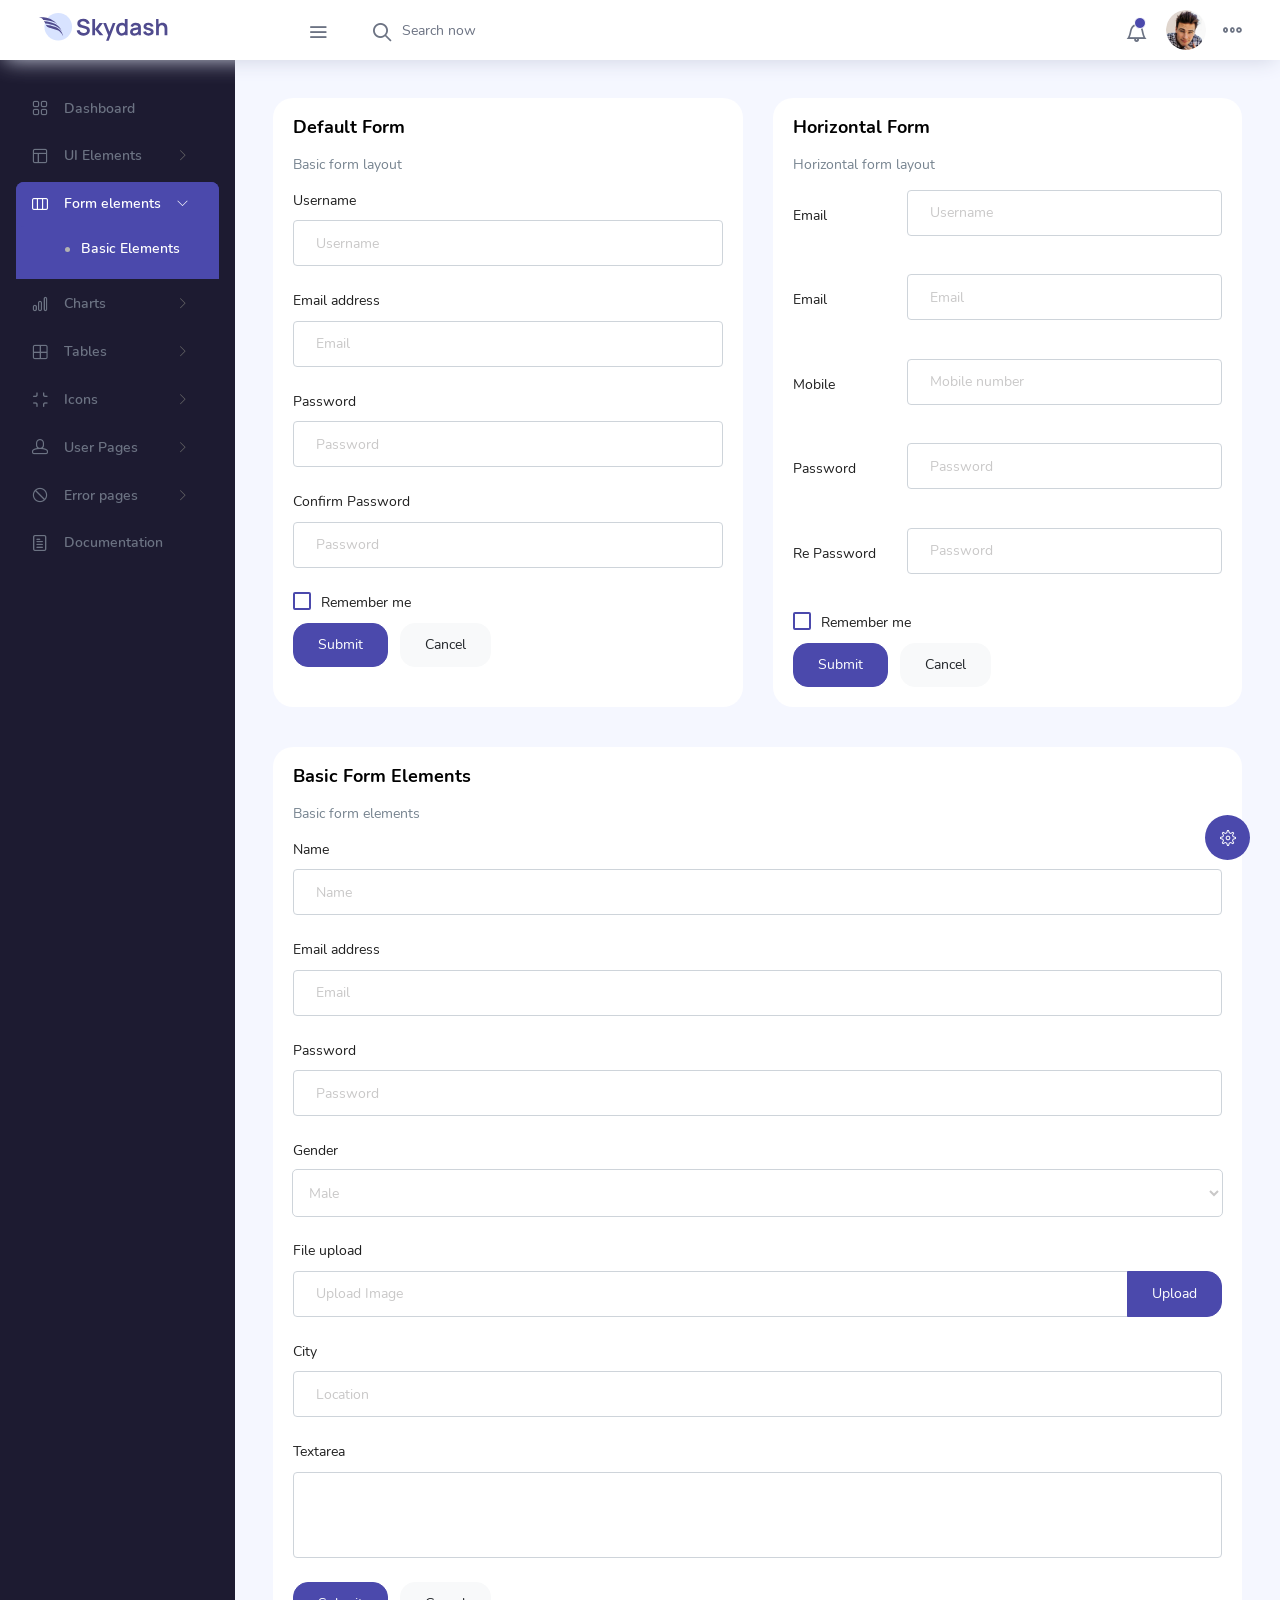
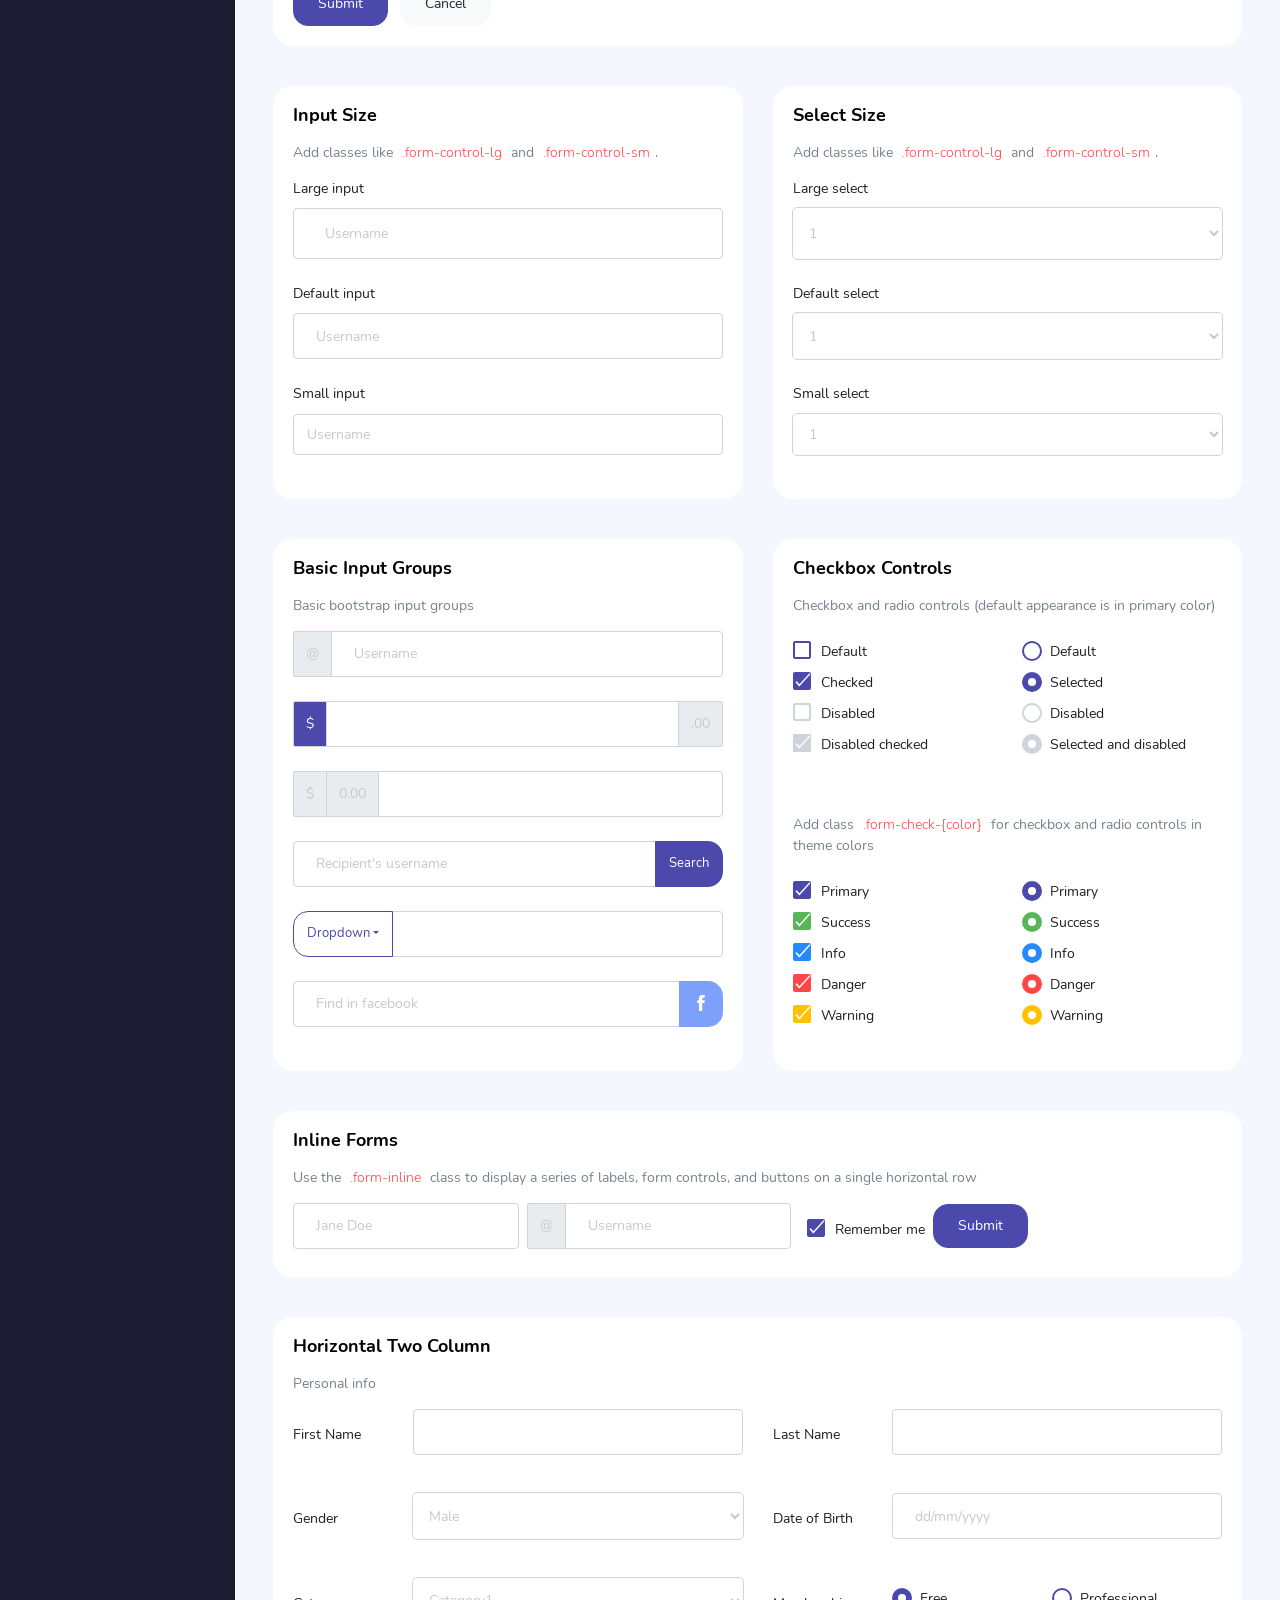
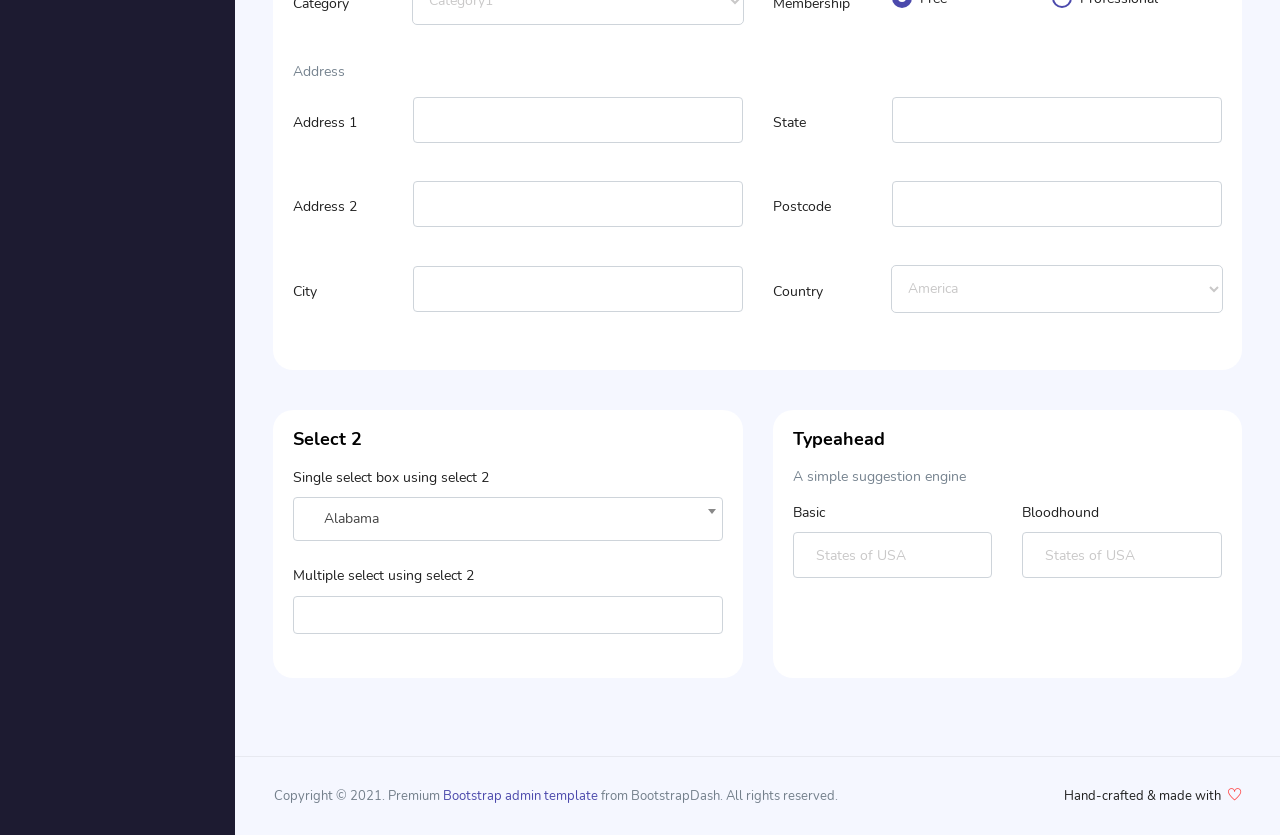
<file: pages/forms/basic_elements.html>
<!DOCTYPE html>
<html lang="en">

<head>
  <!-- Required meta tags -->
  <meta charset="utf-8">
  <meta name="viewport" content="width=device-width, initial-scale=1, shrink-to-fit=no">
  <title>Skydash Admin</title>
  <!-- plugins:css -->
  <link rel="stylesheet" href="../../vendors/feather/feather.css">
  <link rel="stylesheet" href="../../vendors/ti-icons/css/themify-icons.css">
  <link rel="stylesheet" href="../../vendors/css/vendor.bundle.base.css">
  <!-- endinject -->
  <!-- Plugin css for this page -->
  <link rel="stylesheet" href="../../vendors/select2/select2.min.css">
  <link rel="stylesheet" href="../../vendors/select2-bootstrap-theme/select2-bootstrap.min.css">
  <!-- End plugin css for this page -->
  <!-- inject:css -->
  <link rel="stylesheet" href="../../css/vertical-layout-light/style.css">
  <!-- endinject -->
  <link rel="shortcut icon" href="../../images/favicon.png" />
</head>

<body>
  <div class="container-scroller">
    <!-- partial:../../partials/_navbar.html -->
    <nav class="navbar col-lg-12 col-12 p-0 fixed-top d-flex flex-row">
      <div class="text-center navbar-brand-wrapper d-flex align-items-center justify-content-center">
        <a class="navbar-brand brand-logo mr-5" href="../../index.html"><img src="../../images/logo.svg" class="mr-2" alt="logo"/></a>
        <a class="navbar-brand brand-logo-mini" href="../../index.html"><img src="../../images/logo-mini.svg" alt="logo"/></a>
      </div>
      <div class="navbar-menu-wrapper d-flex align-items-center justify-content-end">
        <button class="navbar-toggler navbar-toggler align-self-center" type="button" data-toggle="minimize">
          <span class="icon-menu"></span>
        </button>
        <ul class="navbar-nav mr-lg-2">
          <li class="nav-item nav-search d-none d-lg-block">
            <div class="input-group">
              <div class="input-group-prepend hover-cursor" id="navbar-search-icon">
                <span class="input-group-text" id="search">
                  <i class="icon-search"></i>
                </span>
              </div>
              <input type="text" class="form-control" id="navbar-search-input" placeholder="Search now" aria-label="search" aria-describedby="search">
            </div>
          </li>
        </ul>
        <ul class="navbar-nav navbar-nav-right">
          <li class="nav-item dropdown">
            <a class="nav-link count-indicator dropdown-toggle" id="notificationDropdown" href="#" data-toggle="dropdown">
              <i class="icon-bell mx-0"></i>
              <span class="count"></span>
            </a>
            <div class="dropdown-menu dropdown-menu-right navbar-dropdown preview-list" aria-labelledby="notificationDropdown">
              <p class="mb-0 font-weight-normal float-left dropdown-header">Notifications</p>
              <a class="dropdown-item preview-item">
                <div class="preview-thumbnail">
                  <div class="preview-icon bg-success">
                    <i class="ti-info-alt mx-0"></i>
                  </div>
                </div>
                <div class="preview-item-content">
                  <h6 class="preview-subject font-weight-normal">Application Error</h6>
                  <p class="font-weight-light small-text mb-0 text-muted">
                    Just now
                  </p>
                </div>
              </a>
              <a class="dropdown-item preview-item">
                <div class="preview-thumbnail">
                  <div class="preview-icon bg-warning">
                    <i class="ti-settings mx-0"></i>
                  </div>
                </div>
                <div class="preview-item-content">
                  <h6 class="preview-subject font-weight-normal">Settings</h6>
                  <p class="font-weight-light small-text mb-0 text-muted">
                    Private message
                  </p>
                </div>
              </a>
              <a class="dropdown-item preview-item">
                <div class="preview-thumbnail">
                  <div class="preview-icon bg-info">
                    <i class="ti-user mx-0"></i>
                  </div>
                </div>
                <div class="preview-item-content">
                  <h6 class="preview-subject font-weight-normal">New user registration</h6>
                  <p class="font-weight-light small-text mb-0 text-muted">
                    2 days ago
                  </p>
                </div>
              </a>
            </div>
          </li>
          <li class="nav-item nav-profile dropdown">
            <a class="nav-link dropdown-toggle" href="#" data-toggle="dropdown" id="profileDropdown">
              <img src="../../images/faces/face28.jpg" alt="profile"/>
            </a>
            <div class="dropdown-menu dropdown-menu-right navbar-dropdown" aria-labelledby="profileDropdown">
              <a class="dropdown-item">
                <i class="ti-settings text-primary"></i>
                Settings
              </a>
              <a class="dropdown-item">
                <i class="ti-power-off text-primary"></i>
                Logout
              </a>
            </div>
          </li>
          <li class="nav-item nav-settings d-none d-lg-flex">
            <a class="nav-link" href="#">
              <i class="icon-ellipsis"></i>
            </a>
          </li>
        </ul>
        <button class="navbar-toggler navbar-toggler-right d-lg-none align-self-center" type="button" data-toggle="offcanvas">
          <span class="icon-menu"></span>
        </button>
      </div>
    </nav>
    <!-- partial -->
    <div class="container-fluid page-body-wrapper">
      <!-- partial:../../partials/_settings-panel.html -->
      <div class="theme-setting-wrapper">
        <div id="settings-trigger"><i class="ti-settings"></i></div>
        <div id="theme-settings" class="settings-panel">
          <i class="settings-close ti-close"></i>
          <p class="settings-heading">SIDEBAR SKINS</p>
          <div class="sidebar-bg-options selected" id="sidebar-light-theme"><div class="img-ss rounded-circle bg-light border mr-3"></div>Light</div>
          <div class="sidebar-bg-options" id="sidebar-dark-theme"><div class="img-ss rounded-circle bg-dark border mr-3"></div>Dark</div>
          <p class="settings-heading mt-2">HEADER SKINS</p>
          <div class="color-tiles mx-0 px-4">
            <div class="tiles success"></div>
            <div class="tiles warning"></div>
            <div class="tiles danger"></div>
            <div class="tiles info"></div>
            <div class="tiles dark"></div>
            <div class="tiles default"></div>
          </div>
        </div>
      </div>
      <div id="right-sidebar" class="settings-panel">
        <i class="settings-close ti-close"></i>
        <ul class="nav nav-tabs border-top" id="setting-panel" role="tablist">
          <li class="nav-item">
            <a class="nav-link active" id="todo-tab" data-toggle="tab" href="#todo-section" role="tab" aria-controls="todo-section" aria-expanded="true">TO DO LIST</a>
          </li>
          <li class="nav-item">
            <a class="nav-link" id="chats-tab" data-toggle="tab" href="#chats-section" role="tab" aria-controls="chats-section">CHATS</a>
          </li>
        </ul>
        <div class="tab-content" id="setting-content">
          <div class="tab-pane fade show active scroll-wrapper" id="todo-section" role="tabpanel" aria-labelledby="todo-section">
            <div class="add-items d-flex px-3 mb-0">
              <form class="form w-100">
                <div class="form-group d-flex">
                  <input type="text" class="form-control todo-list-input" placeholder="Add To-do">
                  <button type="submit" class="add btn btn-primary todo-list-add-btn" id="add-task">Add</button>
                </div>
              </form>
            </div>
            <div class="list-wrapper px-3">
              <ul class="d-flex flex-column-reverse todo-list">
                <li>
                  <div class="form-check">
                    <label class="form-check-label">
                      <input class="checkbox" type="checkbox">
                      Team review meeting at 3.00 PM
                    </label>
                  </div>
                  <i class="remove ti-close"></i>
                </li>
                <li>
                  <div class="form-check">
                    <label class="form-check-label">
                      <input class="checkbox" type="checkbox">
                      Prepare for presentation
                    </label>
                  </div>
                  <i class="remove ti-close"></i>
                </li>
                <li>
                  <div class="form-check">
                    <label class="form-check-label">
                      <input class="checkbox" type="checkbox">
                      Resolve all the low priority tickets due today
                    </label>
                  </div>
                  <i class="remove ti-close"></i>
                </li>
                <li class="completed">
                  <div class="form-check">
                    <label class="form-check-label">
                      <input class="checkbox" type="checkbox" checked>
                      Schedule meeting for next week
                    </label>
                  </div>
                  <i class="remove ti-close"></i>
                </li>
                <li class="completed">
                  <div class="form-check">
                    <label class="form-check-label">
                      <input class="checkbox" type="checkbox" checked>
                      Project review
                    </label>
                  </div>
                  <i class="remove ti-close"></i>
                </li>
              </ul>
            </div>
            <h4 class="px-3 text-muted mt-5 font-weight-light mb-0">Events</h4>
            <div class="events pt-4 px-3">
              <div class="wrapper d-flex mb-2">
                <i class="ti-control-record text-primary mr-2"></i>
                <span>Feb 11 2018</span>
              </div>
              <p class="mb-0 font-weight-thin text-gray">Creating component page build a js</p>
              <p class="text-gray mb-0">The total number of sessions</p>
            </div>
            <div class="events pt-4 px-3">
              <div class="wrapper d-flex mb-2">
                <i class="ti-control-record text-primary mr-2"></i>
                <span>Feb 7 2018</span>
              </div>
              <p class="mb-0 font-weight-thin text-gray">Meeting with Alisa</p>
              <p class="text-gray mb-0 ">Call Sarah Graves</p>
            </div>
          </div>
          <!-- To do section tab ends -->
          <div class="tab-pane fade" id="chats-section" role="tabpanel" aria-labelledby="chats-section">
            <div class="d-flex align-items-center justify-content-between border-bottom">
              <p class="settings-heading border-top-0 mb-3 pl-3 pt-0 border-bottom-0 pb-0">Friends</p>
              <small class="settings-heading border-top-0 mb-3 pt-0 border-bottom-0 pb-0 pr-3 font-weight-normal">See All</small>
            </div>
            <ul class="chat-list">
              <li class="list active">
                <div class="profile"><img src="../../images/faces/face1.jpg" alt="image"><span class="online"></span></div>
                <div class="info">
                  <p>Thomas Douglas</p>
                  <p>Available</p>
                </div>
                <small class="text-muted my-auto">19 min</small>
              </li>
              <li class="list">
                <div class="profile"><img src="../../images/faces/face2.jpg" alt="image"><span class="offline"></span></div>
                <div class="info">
                  <div class="wrapper d-flex">
                    <p>Catherine</p>
                  </div>
                  <p>Away</p>
                </div>
                <div class="badge badge-success badge-pill my-auto mx-2">4</div>
                <small class="text-muted my-auto">23 min</small>
              </li>
              <li class="list">
                <div class="profile"><img src="../../images/faces/face3.jpg" alt="image"><span class="online"></span></div>
                <div class="info">
                  <p>Daniel Russell</p>
                  <p>Available</p>
                </div>
                <small class="text-muted my-auto">14 min</small>
              </li>
              <li class="list">
                <div class="profile"><img src="../../images/faces/face4.jpg" alt="image"><span class="offline"></span></div>
                <div class="info">
                  <p>James Richardson</p>
                  <p>Away</p>
                </div>
                <small class="text-muted my-auto">2 min</small>
              </li>
              <li class="list">
                <div class="profile"><img src="../../images/faces/face5.jpg" alt="image"><span class="online"></span></div>
                <div class="info">
                  <p>Madeline Kennedy</p>
                  <p>Available</p>
                </div>
                <small class="text-muted my-auto">5 min</small>
              </li>
              <li class="list">
                <div class="profile"><img src="../../images/faces/face6.jpg" alt="image"><span class="online"></span></div>
                <div class="info">
                  <p>Sarah Graves</p>
                  <p>Available</p>
                </div>
                <small class="text-muted my-auto">47 min</small>
              </li>
            </ul>
          </div>
          <!-- chat tab ends -->
        </div>
      </div>
      <!-- partial -->
      <!-- partial:../../partials/_sidebar.html -->
      <nav class="sidebar sidebar-offcanvas" id="sidebar">
        <ul class="nav">
          <li class="nav-item">
            <a class="nav-link" href="../../index.html">
              <i class="icon-grid menu-icon"></i>
              <span class="menu-title">Dashboard</span>
            </a>
          </li>
          <li class="nav-item">
            <a class="nav-link" data-toggle="collapse" href="#ui-basic" aria-expanded="false" aria-controls="ui-basic">
              <i class="icon-layout menu-icon"></i>
              <span class="menu-title">UI Elements</span>
              <i class="menu-arrow"></i>
            </a>
            <div class="collapse" id="ui-basic">
              <ul class="nav flex-column sub-menu">
                <li class="nav-item"> <a class="nav-link" href="../../pages/ui-features/buttons.html">Buttons</a></li>
                <li class="nav-item"> <a class="nav-link" href="../../pages/ui-features/dropdowns.html">Dropdowns</a></li>
                <li class="nav-item"> <a class="nav-link" href="../../pages/ui-features/typography.html">Typography</a></li>
              </ul>
            </div>
          </li>
          <li class="nav-item">
            <a class="nav-link" data-toggle="collapse" href="#form-elements" aria-expanded="false" aria-controls="form-elements">
              <i class="icon-columns menu-icon"></i>
              <span class="menu-title">Form elements</span>
              <i class="menu-arrow"></i>
            </a>
            <div class="collapse" id="form-elements">
              <ul class="nav flex-column sub-menu">
                <li class="nav-item"><a class="nav-link" href="../../pages/forms/basic_elements.html">Basic Elements</a></li>
              </ul>
            </div>
          </li>
          <li class="nav-item">
            <a class="nav-link" data-toggle="collapse" href="#charts" aria-expanded="false" aria-controls="charts">
              <i class="icon-bar-graph menu-icon"></i>
              <span class="menu-title">Charts</span>
              <i class="menu-arrow"></i>
            </a>
            <div class="collapse" id="charts">
              <ul class="nav flex-column sub-menu">
                <li class="nav-item"> <a class="nav-link" href="../../pages/charts/chartjs.html">ChartJs</a></li>
              </ul>
            </div>
          </li>
          <li class="nav-item">
            <a class="nav-link" data-toggle="collapse" href="#tables" aria-expanded="false" aria-controls="tables">
              <i class="icon-grid-2 menu-icon"></i>
              <span class="menu-title">Tables</span>
              <i class="menu-arrow"></i>
            </a>
            <div class="collapse" id="tables">
              <ul class="nav flex-column sub-menu">
                <li class="nav-item"> <a class="nav-link" href="../../pages/tables/basic-table.html">Basic table</a></li>
              </ul>
            </div>
          </li>
          <li class="nav-item">
            <a class="nav-link" data-toggle="collapse" href="#icons" aria-expanded="false" aria-controls="icons">
              <i class="icon-contract menu-icon"></i>
              <span class="menu-title">Icons</span>
              <i class="menu-arrow"></i>
            </a>
            <div class="collapse" id="icons">
              <ul class="nav flex-column sub-menu">
                <li class="nav-item"> <a class="nav-link" href="../../pages/icons/mdi.html">Mdi icons</a></li>
              </ul>
            </div>
          </li>
          <li class="nav-item">
            <a class="nav-link" data-toggle="collapse" href="#auth" aria-expanded="false" aria-controls="auth">
              <i class="icon-head menu-icon"></i>
              <span class="menu-title">User Pages</span>
              <i class="menu-arrow"></i>
            </a>
            <div class="collapse" id="auth">
              <ul class="nav flex-column sub-menu">
                <li class="nav-item"> <a class="nav-link" href="../../pages/samples/login.html"> Login </a></li>
                <li class="nav-item"> <a class="nav-link" href="../../pages/samples/register.html"> Register </a></li>
              </ul>
            </div>
          </li>
          <li class="nav-item">
            <a class="nav-link" data-toggle="collapse" href="#error" aria-expanded="false" aria-controls="error">
              <i class="icon-ban menu-icon"></i>
              <span class="menu-title">Error pages</span>
              <i class="menu-arrow"></i>
            </a>
            <div class="collapse" id="error">
              <ul class="nav flex-column sub-menu">
                <li class="nav-item"> <a class="nav-link" href="../../pages/samples/error-404.html"> 404 </a></li>
                <li class="nav-item"> <a class="nav-link" href="../../pages/samples/error-500.html"> 500 </a></li>
              </ul>
            </div>
          </li>
          <li class="nav-item">
            <a class="nav-link" href="../../pages/documentation/documentation.html">
              <i class="icon-paper menu-icon"></i>
              <span class="menu-title">Documentation</span>
            </a>
          </li>
        </ul>
      </nav>
      <!-- partial -->
      <div class="main-panel">        
        <div class="content-wrapper">
          <div class="row">
            <div class="col-md-6 grid-margin stretch-card">
              <div class="card">
                <div class="card-body">
                  <h4 class="card-title">Default form</h4>
                  <p class="card-description">
                    Basic form layout
                  </p>
                  <form class="forms-sample">
                    <div class="form-group">
                      <label for="exampleInputUsername1">Username</label>
                      <input type="text" class="form-control" id="exampleInputUsername1" placeholder="Username">
                    </div>
                    <div class="form-group">
                      <label for="exampleInputEmail1">Email address</label>
                      <input type="email" class="form-control" id="exampleInputEmail1" placeholder="Email">
                    </div>
                    <div class="form-group">
                      <label for="exampleInputPassword1">Password</label>
                      <input type="password" class="form-control" id="exampleInputPassword1" placeholder="Password">
                    </div>
                    <div class="form-group">
                      <label for="exampleInputConfirmPassword1">Confirm Password</label>
                      <input type="password" class="form-control" id="exampleInputConfirmPassword1" placeholder="Password">
                    </div>
                    <div class="form-check form-check-flat form-check-primary">
                      <label class="form-check-label">
                        <input type="checkbox" class="form-check-input">
                        Remember me
                      </label>
                    </div>
                    <button type="submit" class="btn btn-primary mr-2">Submit</button>
                    <button class="btn btn-light">Cancel</button>
                  </form>
                </div>
              </div>
            </div>
            <div class="col-md-6 grid-margin stretch-card">
              <div class="card">
                <div class="card-body">
                  <h4 class="card-title">Horizontal Form</h4>
                  <p class="card-description">
                    Horizontal form layout
                  </p>
                  <form class="forms-sample">
                    <div class="form-group row">
                      <label for="exampleInputUsername2" class="col-sm-3 col-form-label">Email</label>
                      <div class="col-sm-9">
                        <input type="text" class="form-control" id="exampleInputUsername2" placeholder="Username">
                      </div>
                    </div>
                    <div class="form-group row">
                      <label for="exampleInputEmail2" class="col-sm-3 col-form-label">Email</label>
                      <div class="col-sm-9">
                        <input type="email" class="form-control" id="exampleInputEmail2" placeholder="Email">
                      </div>
                    </div>
                    <div class="form-group row">
                      <label for="exampleInputMobile" class="col-sm-3 col-form-label">Mobile</label>
                      <div class="col-sm-9">
                        <input type="text" class="form-control" id="exampleInputMobile" placeholder="Mobile number">
                      </div>
                    </div>
                    <div class="form-group row">
                      <label for="exampleInputPassword2" class="col-sm-3 col-form-label">Password</label>
                      <div class="col-sm-9">
                        <input type="password" class="form-control" id="exampleInputPassword2" placeholder="Password">
                      </div>
                    </div>
                    <div class="form-group row">
                      <label for="exampleInputConfirmPassword2" class="col-sm-3 col-form-label">Re Password</label>
                      <div class="col-sm-9">
                        <input type="password" class="form-control" id="exampleInputConfirmPassword2" placeholder="Password">
                      </div>
                    </div>
                    <div class="form-check form-check-flat form-check-primary">
                      <label class="form-check-label">
                        <input type="checkbox" class="form-check-input">
                        Remember me
                      </label>
                    </div>
                    <button type="submit" class="btn btn-primary mr-2">Submit</button>
                    <button class="btn btn-light">Cancel</button>
                  </form>
                </div>
              </div>
            </div>
            <div class="col-12 grid-margin stretch-card">
              <div class="card">
                <div class="card-body">
                  <h4 class="card-title">Basic form elements</h4>
                  <p class="card-description">
                    Basic form elements
                  </p>
                  <form class="forms-sample">
                    <div class="form-group">
                      <label for="exampleInputName1">Name</label>
                      <input type="text" class="form-control" id="exampleInputName1" placeholder="Name">
                    </div>
                    <div class="form-group">
                      <label for="exampleInputEmail3">Email address</label>
                      <input type="email" class="form-control" id="exampleInputEmail3" placeholder="Email">
                    </div>
                    <div class="form-group">
                      <label for="exampleInputPassword4">Password</label>
                      <input type="password" class="form-control" id="exampleInputPassword4" placeholder="Password">
                    </div>
                    <div class="form-group">
                      <label for="exampleSelectGender">Gender</label>
                        <select class="form-control" id="exampleSelectGender">
                          <option>Male</option>
                          <option>Female</option>
                        </select>
                      </div>
                    <div class="form-group">
                      <label>File upload</label>
                      <input type="file" name="img[]" class="file-upload-default">
                      <div class="input-group col-xs-12">
                        <input type="text" class="form-control file-upload-info" disabled placeholder="Upload Image">
                        <span class="input-group-append">
                          <button class="file-upload-browse btn btn-primary" type="button">Upload</button>
                        </span>
                      </div>
                    </div>
                    <div class="form-group">
                      <label for="exampleInputCity1">City</label>
                      <input type="text" class="form-control" id="exampleInputCity1" placeholder="Location">
                    </div>
                    <div class="form-group">
                      <label for="exampleTextarea1">Textarea</label>
                      <textarea class="form-control" id="exampleTextarea1" rows="4"></textarea>
                    </div>
                    <button type="submit" class="btn btn-primary mr-2">Submit</button>
                    <button class="btn btn-light">Cancel</button>
                  </form>
                </div>
              </div>
            </div>
            <div class="col-md-6 grid-margin stretch-card">
              <div class="card">
                <div class="card-body">
                  <h4 class="card-title">Input size</h4>
                  <p class="card-description">
                    Add classes like <code>.form-control-lg</code> and <code>.form-control-sm</code>.
                  </p>
                  <div class="form-group">
                    <label>Large input</label>
                    <input type="text" class="form-control form-control-lg" placeholder="Username" aria-label="Username">
                  </div>
                  <div class="form-group">
                    <label>Default input</label>
                    <input type="text" class="form-control" placeholder="Username" aria-label="Username">
                  </div>
                  <div class="form-group">
                    <label>Small input</label>
                    <input type="text" class="form-control form-control-sm" placeholder="Username" aria-label="Username">
                  </div>
                </div>
              </div>
            </div>
            <div class="col-md-6 grid-margin stretch-card">
              <div class="card">
                <div class="card-body">
                  <h4 class="card-title">Select size</h4>
                  <p class="card-description">
                    Add classes like <code>.form-control-lg</code> and <code>.form-control-sm</code>.                    
                  </p>
                  <div class="form-group">
                    <label for="exampleFormControlSelect1">Large select</label>
                    <select class="form-control form-control-lg" id="exampleFormControlSelect1">
                      <option>1</option>
                      <option>2</option>
                      <option>3</option>
                      <option>4</option>
                      <option>5</option>
                    </select>
                  </div>
                  <div class="form-group">
                    <label for="exampleFormControlSelect2">Default select</label>
                    <select class="form-control" id="exampleFormControlSelect2">
                      <option>1</option>
                      <option>2</option>
                      <option>3</option>
                      <option>4</option>
                      <option>5</option>
                    </select>
                  </div>
                  <div class="form-group">
                    <label for="exampleFormControlSelect3">Small select</label>
                    <select class="form-control form-control-sm" id="exampleFormControlSelect3">
                      <option>1</option>
                      <option>2</option>
                      <option>3</option>
                      <option>4</option>
                      <option>5</option>
                    </select>
                  </div>
                </div>
              </div>
            </div>
            <div class="col-md-6 grid-margin stretch-card">
              <div class="card">
                <div class="card-body">
                  <h4 class="card-title">Basic input groups</h4>
                  <p class="card-description">
                    Basic bootstrap input groups
                  </p>
                  <div class="form-group">
                    <div class="input-group">
                      <div class="input-group-prepend">
                        <span class="input-group-text">@</span>
                      </div>
                      <input type="text" class="form-control" placeholder="Username" aria-label="Username">
                    </div>
                  </div>
                  <div class="form-group">
                    <div class="input-group">
                      <div class="input-group-prepend">
                        <span class="input-group-text bg-primary text-white">$</span>
                      </div>
                      <input type="text" class="form-control" aria-label="Amount (to the nearest dollar)">
                      <div class="input-group-append">
                        <span class="input-group-text">.00</span>
                      </div>
                    </div>
                  </div>
                  <div class="form-group">
                    <div class="input-group">
                      <div class="input-group-prepend">
                        <span class="input-group-text">$</span>
                      </div>
                      <div class="input-group-prepend">
                        <span class="input-group-text">0.00</span>
                      </div>
                      <input type="text" class="form-control" aria-label="Amount (to the nearest dollar)">
                    </div>
                  </div>
                  <div class="form-group">
                    <div class="input-group">
                      <input type="text" class="form-control" placeholder="Recipient's username" aria-label="Recipient's username">
                      <div class="input-group-append">
                        <button class="btn btn-sm btn-primary" type="button">Search</button>
                      </div>
                    </div>
                  </div>
                  <div class="form-group">
                    <div class="input-group">
                      <div class="input-group-prepend">
                        <button class="btn btn-sm btn-outline-primary dropdown-toggle" type="button" data-toggle="dropdown" aria-haspopup="true" aria-expanded="false">Dropdown</button>
                        <div class="dropdown-menu">
                          <a class="dropdown-item" href="#">Action</a>
                          <a class="dropdown-item" href="#">Another action</a>
                          <a class="dropdown-item" href="#">Something else here</a>
                          <div role="separator" class="dropdown-divider"></div>
                          <a class="dropdown-item" href="#">Separated link</a>
                        </div>
                      </div>
                      <input type="text" class="form-control" aria-label="Text input with dropdown button">
                    </div>
                  </div>
                  <div class="form-group">
                    <div class="input-group">
                      <input type="text" class="form-control" placeholder="Find in facebook" aria-label="Recipient's username">
                      <div class="input-group-append">
                        <button class="btn btn-sm btn-facebook" type="button">
                          <i class="ti-facebook"></i>
                        </button>
                      </div>
                    </div>
                  </div>
                </div>
              </div>
            </div>
            <div class="col-md-6 grid-margin stretch-card">
              <div class="card">
                <div class="card-body">
                  <h4 class="card-title">Checkbox Controls</h4>
                  <p class="card-description">Checkbox and radio controls (default appearance is in primary color)</p>
                  <form>
                    <div class="row">
                      <div class="col-md-6">
                        <div class="form-group">
                          <div class="form-check">
                            <label class="form-check-label">
                              <input type="checkbox" class="form-check-input">
                              Default
                            </label>
                          </div>
                          <div class="form-check">
                            <label class="form-check-label">
                              <input type="checkbox" class="form-check-input" checked>
                              Checked
                            </label>
                          </div>
                          <div class="form-check">
                            <label class="form-check-label">
                              <input type="checkbox" class="form-check-input" disabled>
                              Disabled
                            </label>
                          </div>
                          <div class="form-check">
                            <label class="form-check-label">
                              <input type="checkbox" class="form-check-input" disabled checked>
                              Disabled checked
                            </label>
                          </div>
                        </div>
                      </div>
                      <div class="col-md-6">
                        <div class="form-group">
                          <div class="form-check">
                            <label class="form-check-label">
                              <input type="radio" class="form-check-input" name="optionsRadios" id="optionsRadios1" value="">
                              Default
                            </label>
                          </div>
                          <div class="form-check">
                            <label class="form-check-label">
                              <input type="radio" class="form-check-input" name="optionsRadios" id="optionsRadios2" value="option2" checked>
                              Selected
                            </label>
                          </div>
                          <div class="form-check">
                            <label class="form-check-label">
                              <input type="radio" class="form-check-input" name="optionsRadios2" id="optionsRadios3" value="option3" disabled>
                              Disabled
                            </label>
                          </div>
                          <div class="form-check">
                            <label class="form-check-label">
                              <input type="radio" class="form-check-input" name="optionsRadio2" id="optionsRadios4" value="option4" disabled checked>
                              Selected and disabled
                            </label>
                          </div>
                        </div>
                      </div>
                    </div>
                  </form>
                </div>
                <div class="card-body">
                  <p class="card-description">Add class <code>.form-check-{color}</code> for checkbox and radio controls in theme colors</p>
                  <form>
                    <div class="row">
                      <div class="col-md-6">
                        <div class="form-group">
                          <div class="form-check form-check-primary">
                            <label class="form-check-label">
                              <input type="checkbox" class="form-check-input" checked>
                              Primary
                            </label>
                          </div>
                          <div class="form-check form-check-success">
                            <label class="form-check-label">
                              <input type="checkbox" class="form-check-input" checked>
                              Success
                            </label>
                          </div>
                          <div class="form-check form-check-info">
                            <label class="form-check-label">
                              <input type="checkbox" class="form-check-input" checked>
                              Info
                            </label>
                          </div>
                          <div class="form-check form-check-danger">
                            <label class="form-check-label">
                              <input type="checkbox" class="form-check-input" checked>
                              Danger
                            </label>
                          </div>
                          <div class="form-check form-check-warning">
                            <label class="form-check-label">
                              <input type="checkbox" class="form-check-input" checked>
                              Warning
                            </label>
                          </div>
                        </div>
                      </div>
                      <div class="col-md-6">
                        <div class="form-group">
                          <div class="form-check form-check-primary">
                            <label class="form-check-label">
                              <input type="radio" class="form-check-input" name="ExampleRadio1" id="ExampleRadio1" checked>
                              Primary
                            </label>
                          </div>
                          <div class="form-check form-check-success">
                            <label class="form-check-label">
                              <input type="radio" class="form-check-input" name="ExampleRadio2" id="ExampleRadio2" checked>
                              Success
                            </label>
                          </div>
                          <div class="form-check form-check-info">
                            <label class="form-check-label">
                              <input type="radio" class="form-check-input" name="ExampleRadio3" id="ExampleRadio3" checked>
                              Info
                            </label>
                          </div>
                          <div class="form-check form-check-danger">
                            <label class="form-check-label">
                              <input type="radio" class="form-check-input" name="ExampleRadio4" id="ExampleRadio4" checked>
                              Danger
                            </label>
                          </div>
                          <div class="form-check form-check-warning">
                            <label class="form-check-label">
                              <input type="radio" class="form-check-input" name="ExampleRadio5" id="ExampleRadio5" checked>
                              Warning
                            </label>
                          </div>
                        </div>
                      </div>
                    </div>
                  </form>
                </div>
              </div>
            </div>
            <div class="col-12 grid-margin stretch-card">
              <div class="card">
                <div class="card-body">
                  <h4 class="card-title">Inline forms</h4>
                  <p class="card-description">
                    Use the <code>.form-inline</code> class to display a series of labels, form controls, and buttons on a single horizontal row
                  </p>
                  <form class="form-inline">
                    <label class="sr-only" for="inlineFormInputName2">Name</label>
                    <input type="text" class="form-control mb-2 mr-sm-2" id="inlineFormInputName2" placeholder="Jane Doe">
                  
                    <label class="sr-only" for="inlineFormInputGroupUsername2">Username</label>
                    <div class="input-group mb-2 mr-sm-2">
                      <div class="input-group-prepend">
                        <div class="input-group-text">@</div>
                      </div>
                      <input type="text" class="form-control" id="inlineFormInputGroupUsername2" placeholder="Username">
                    </div>
                    <div class="form-check mx-sm-2">
                      <label class="form-check-label">
                        <input type="checkbox" class="form-check-input" checked>
                        Remember me
                      </label>
                    </div>
                    <button type="submit" class="btn btn-primary mb-2">Submit</button>
                  </form>
                </div>
              </div>
            </div>
            <div class="col-12 grid-margin">
              <div class="card">
                <div class="card-body">
                  <h4 class="card-title">Horizontal Two column</h4>
                  <form class="form-sample">
                    <p class="card-description">
                      Personal info
                    </p>
                    <div class="row">
                      <div class="col-md-6">
                        <div class="form-group row">
                          <label class="col-sm-3 col-form-label">First Name</label>
                          <div class="col-sm-9">
                            <input type="text" class="form-control" />
                          </div>
                        </div>
                      </div>
                      <div class="col-md-6">
                        <div class="form-group row">
                          <label class="col-sm-3 col-form-label">Last Name</label>
                          <div class="col-sm-9">
                            <input type="text" class="form-control" />
                          </div>
                        </div>
                      </div>
                    </div>
                    <div class="row">
                      <div class="col-md-6">
                        <div class="form-group row">
                          <label class="col-sm-3 col-form-label">Gender</label>
                          <div class="col-sm-9">
                            <select class="form-control">
                              <option>Male</option>
                              <option>Female</option>
                            </select>
                          </div>
                        </div>
                      </div>
                      <div class="col-md-6">
                        <div class="form-group row">
                          <label class="col-sm-3 col-form-label">Date of Birth</label>
                          <div class="col-sm-9">
                            <input class="form-control" placeholder="dd/mm/yyyy"/>
                          </div>
                        </div>
                      </div>
                    </div>
                    <div class="row">
                      <div class="col-md-6">
                        <div class="form-group row">
                          <label class="col-sm-3 col-form-label">Category</label>
                          <div class="col-sm-9">
                            <select class="form-control">
                              <option>Category1</option>
                              <option>Category2</option>
                              <option>Category3</option>
                              <option>Category4</option>
                            </select>
                          </div>
                        </div>
                      </div>
                      <div class="col-md-6">
                        <div class="form-group row">
                          <label class="col-sm-3 col-form-label">Membership</label>
                          <div class="col-sm-4">
                            <div class="form-check">
                              <label class="form-check-label">
                                <input type="radio" class="form-check-input" name="membershipRadios" id="membershipRadios1" value="" checked>
                                Free
                              </label>
                            </div>
                          </div>
                          <div class="col-sm-5">
                            <div class="form-check">
                              <label class="form-check-label">
                                <input type="radio" class="form-check-input" name="membershipRadios" id="membershipRadios2" value="option2">
                                Professional
                              </label>
                            </div>
                          </div>
                        </div>
                      </div>
                    </div>
                    <p class="card-description">
                      Address
                    </p>
                    <div class="row">
                      <div class="col-md-6">
                        <div class="form-group row">
                          <label class="col-sm-3 col-form-label">Address 1</label>
                          <div class="col-sm-9">
                            <input type="text" class="form-control" />
                          </div>
                        </div>
                      </div>
                      <div class="col-md-6">
                        <div class="form-group row">
                          <label class="col-sm-3 col-form-label">State</label>
                          <div class="col-sm-9">
                            <input type="text" class="form-control" />
                          </div>
                        </div>
                      </div>
                    </div>
                    <div class="row">
                      <div class="col-md-6">
                        <div class="form-group row">
                          <label class="col-sm-3 col-form-label">Address 2</label>
                          <div class="col-sm-9">
                            <input type="text" class="form-control" />
                          </div>
                        </div>
                      </div>
                      <div class="col-md-6">
                        <div class="form-group row">
                          <label class="col-sm-3 col-form-label">Postcode</label>
                          <div class="col-sm-9">
                            <input type="text" class="form-control" />
                          </div>
                        </div>
                      </div>
                    </div>
                    <div class="row">
                      <div class="col-md-6">
                        <div class="form-group row">
                          <label class="col-sm-3 col-form-label">City</label>
                          <div class="col-sm-9">
                            <input type="text" class="form-control" />
                          </div>
                        </div>
                      </div>
                      <div class="col-md-6">
                        <div class="form-group row">
                          <label class="col-sm-3 col-form-label">Country</label>
                          <div class="col-sm-9">
                            <select class="form-control">
                              <option>America</option>
                              <option>Italy</option>
                              <option>Russia</option>
                              <option>Britain</option>
                            </select>
                          </div>
                        </div>
                      </div>
                    </div>
                  </form>
                </div>
              </div>
            </div>
            <div class="col-md-6 grid-margin stretch-card">
              <div class="card">
                <div class="card-body">
                  <h4 class="card-title">Select 2</h4>
                  <div class="form-group">
                    <label>Single select box using select 2</label>
                    <select class="js-example-basic-single w-100">
                      <option value="AL">Alabama</option>
                      <option value="WY">Wyoming</option>
                      <option value="AM">America</option>
                      <option value="CA">Canada</option>
                      <option value="RU">Russia</option>
                    </select>
                  </div>
                  <div class="form-group">
                    <label>Multiple select using select 2</label>
                    <select class="js-example-basic-multiple w-100" multiple="multiple">
                      <option value="AL">Alabama</option>
                      <option value="WY">Wyoming</option>
                      <option value="AM">America</option>
                      <option value="CA">Canada</option>
                      <option value="RU">Russia</option>
                    </select>
                  </div>
                </div>
              </div>
            </div>
            <div class="col-md-6 grid-margin stretch-card">
              <div class="card">
                <div class="card-body">
                  <h4 class="card-title">Typeahead</h4>
                  <p class="card-description">
                    A simple suggestion engine
                  </p>
                  <div class="form-group row">
                    <div class="col">
                      <label>Basic</label>
                      <div id="the-basics">
                        <input class="typeahead" type="text" placeholder="States of USA">
                      </div>
                    </div>
                    <div class="col">
                      <label>Bloodhound</label>
                      <div id="bloodhound">
                        <input class="typeahead" type="text" placeholder="States of USA">
                      </div>
                    </div>
                  </div>
                </div>
              </div>
            </div>
          </div>
        </div>
        <!-- content-wrapper ends -->
        <!-- partial:../../partials/_footer.html -->
        <footer class="footer">
          <div class="d-sm-flex justify-content-center justify-content-sm-between">
            <span class="text-muted text-center text-sm-left d-block d-sm-inline-block">Copyright © 2021.  Premium <a href="https://www.bootstrapdash.com/" target="_blank">Bootstrap admin template</a> from BootstrapDash. All rights reserved.</span>
            <span class="float-none float-sm-right d-block mt-1 mt-sm-0 text-center">Hand-crafted & made with <i class="ti-heart text-danger ml-1"></i></span>
          </div>
        </footer>
        <!-- partial -->
      </div>
      <!-- main-panel ends -->
    </div>
    <!-- page-body-wrapper ends -->
  </div>
  <!-- container-scroller -->
  <!-- plugins:js -->
  <script src="../../vendors/js/vendor.bundle.base.js"></script>
  <!-- endinject -->
  <!-- Plugin js for this page -->
  <script src="../../vendors/typeahead.js/typeahead.bundle.min.js"></script>
  <script src="../../vendors/select2/select2.min.js"></script>
  <!-- End plugin js for this page -->
  <!-- inject:js -->
  <script src="../../js/off-canvas.js"></script>
  <script src="../../js/hoverable-collapse.js"></script>
  <script src="../../js/template.js"></script>
  <script src="../../js/settings.js"></script>
  <script src="../../js/todolist.js"></script>
  <!-- endinject -->
  <!-- Custom js for this page-->
  <script src="../../js/file-upload.js"></script>
  <script src="../../js/typeahead.js"></script>
  <script src="../../js/select2.js"></script>
  <!-- End custom js for this page-->
</body>

</html>
</file>
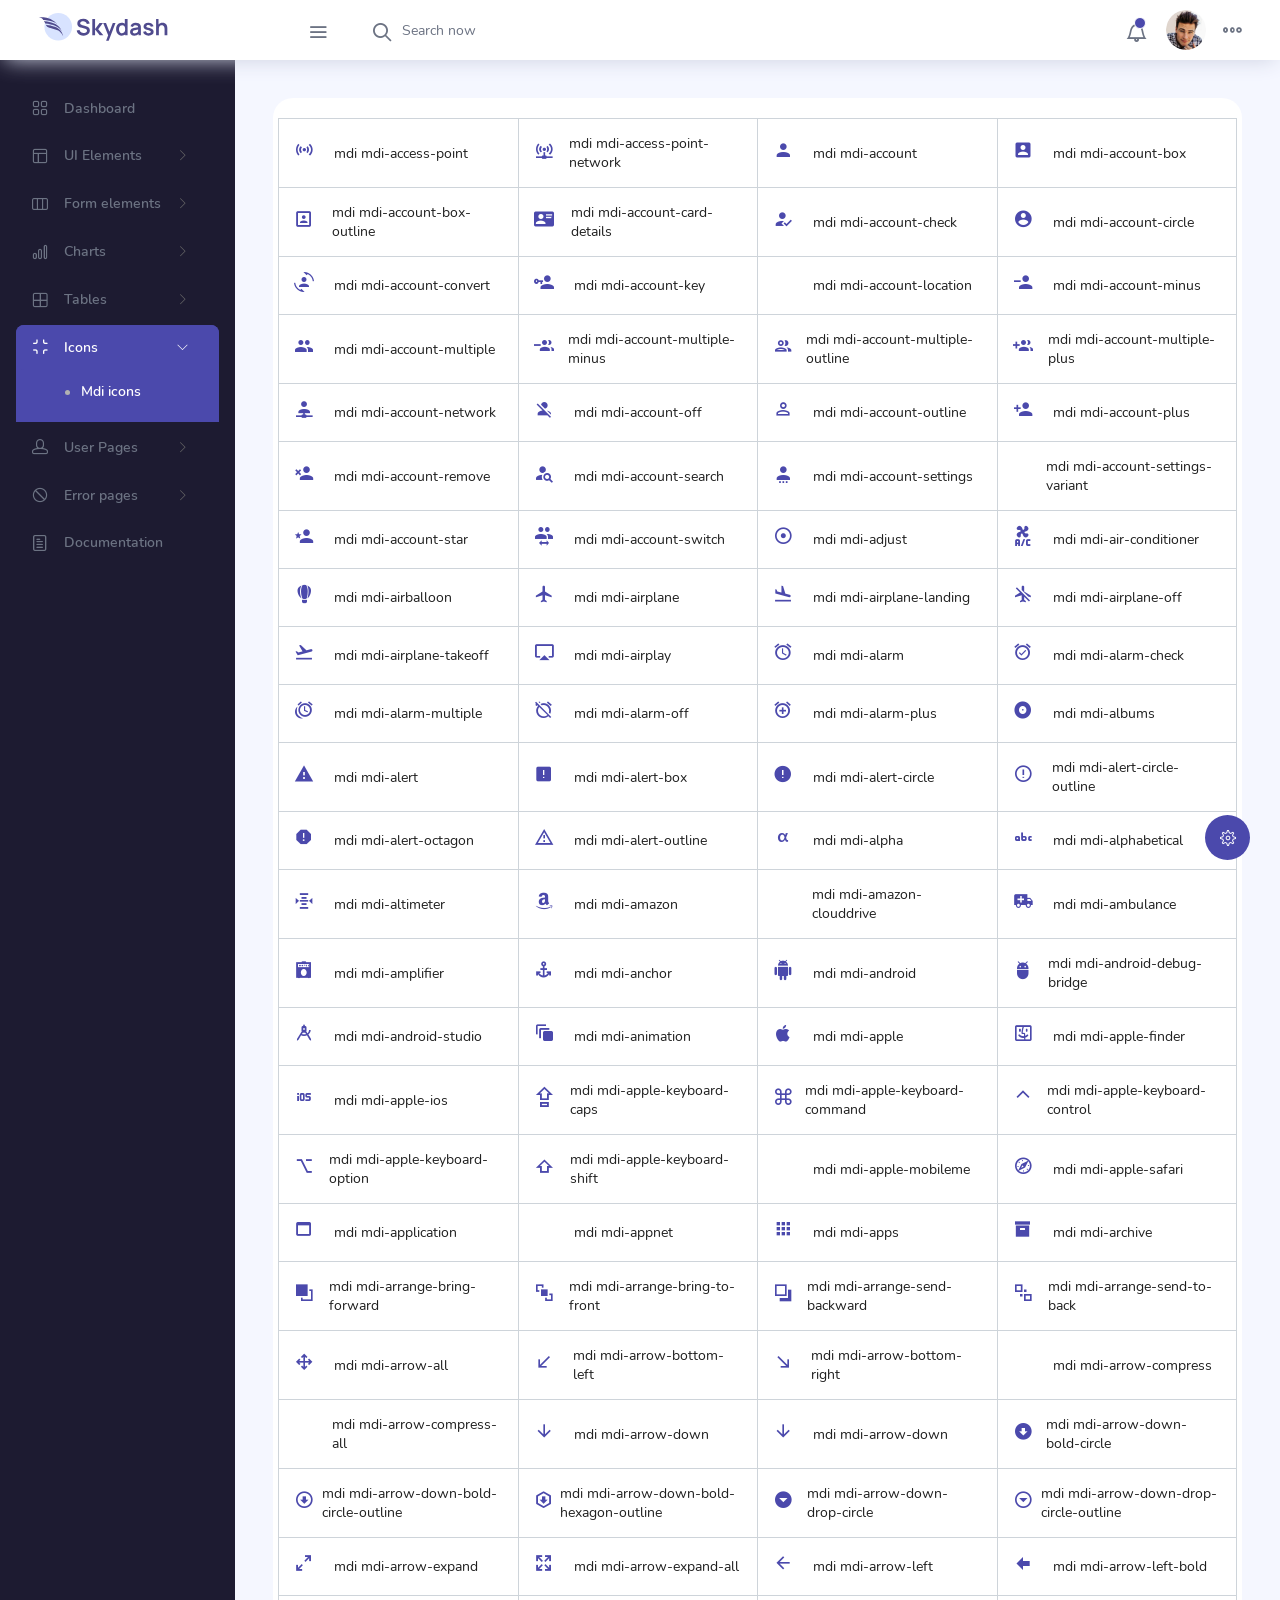
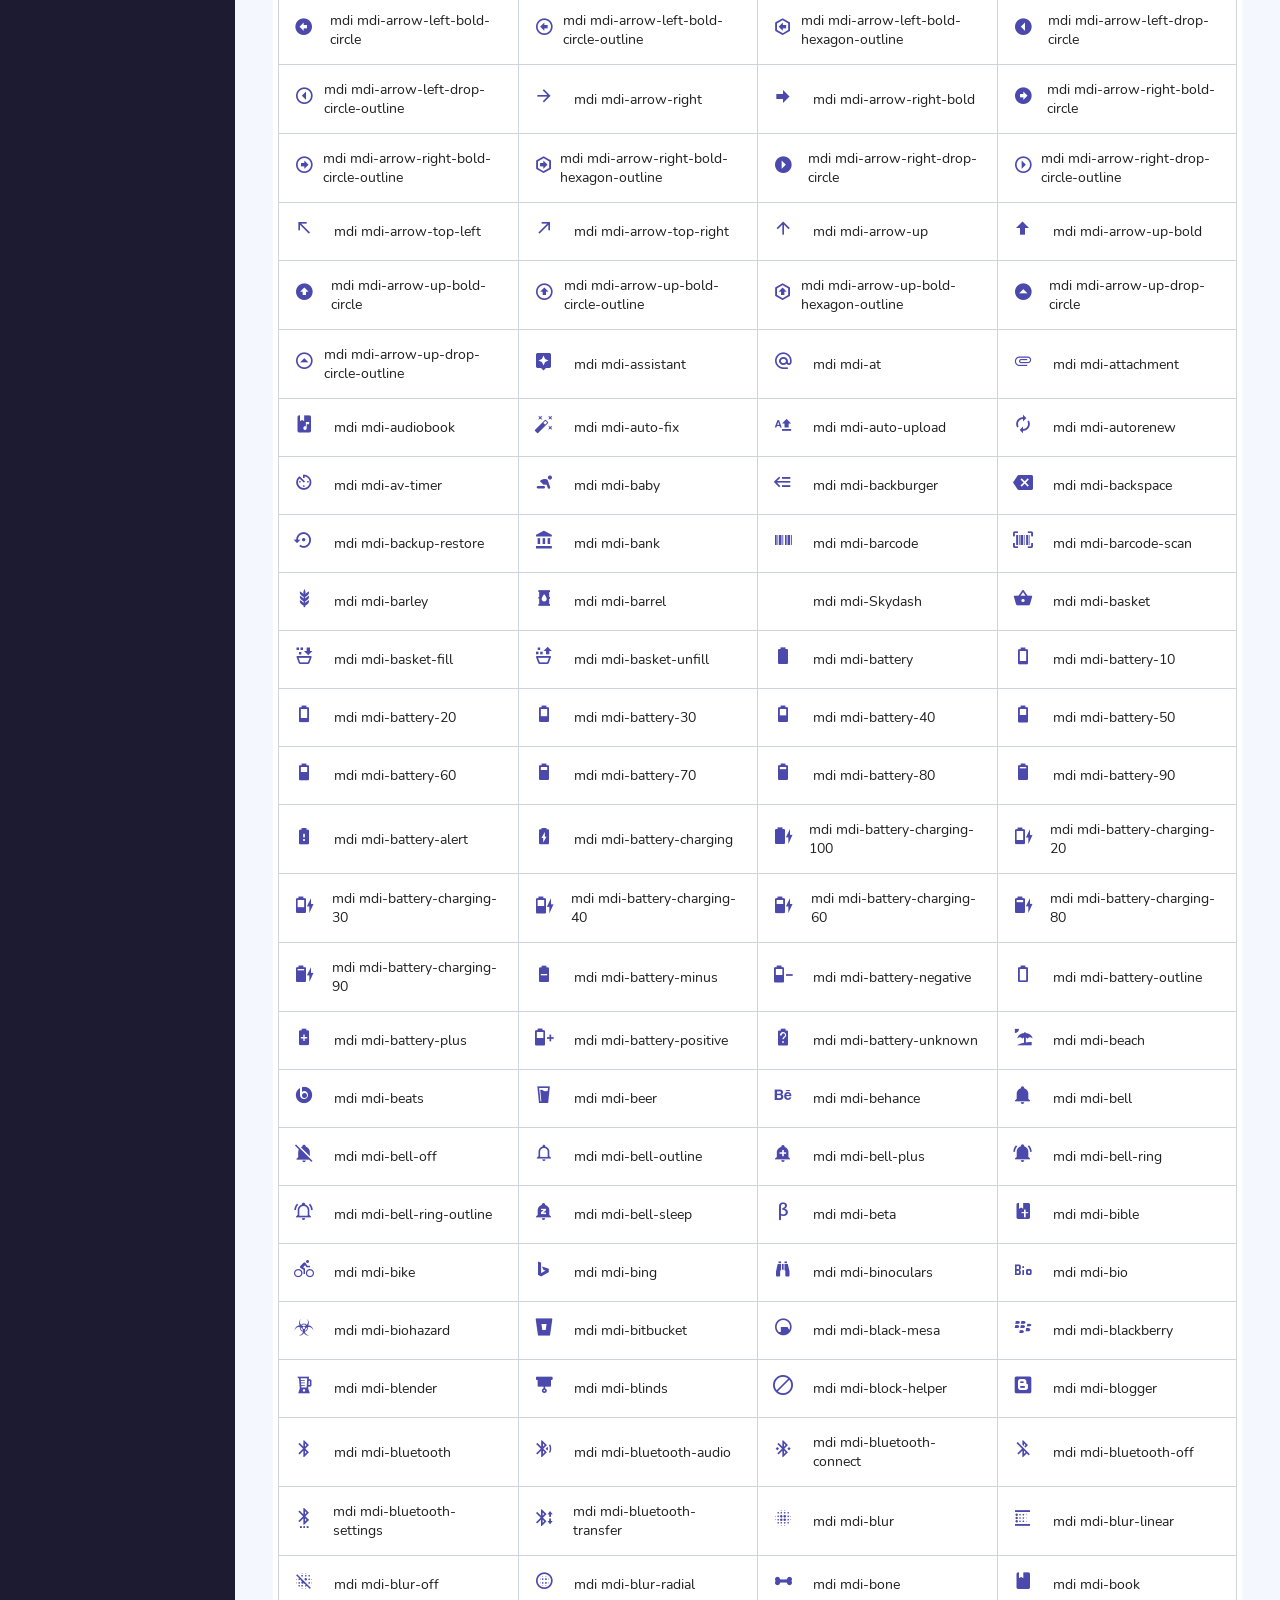
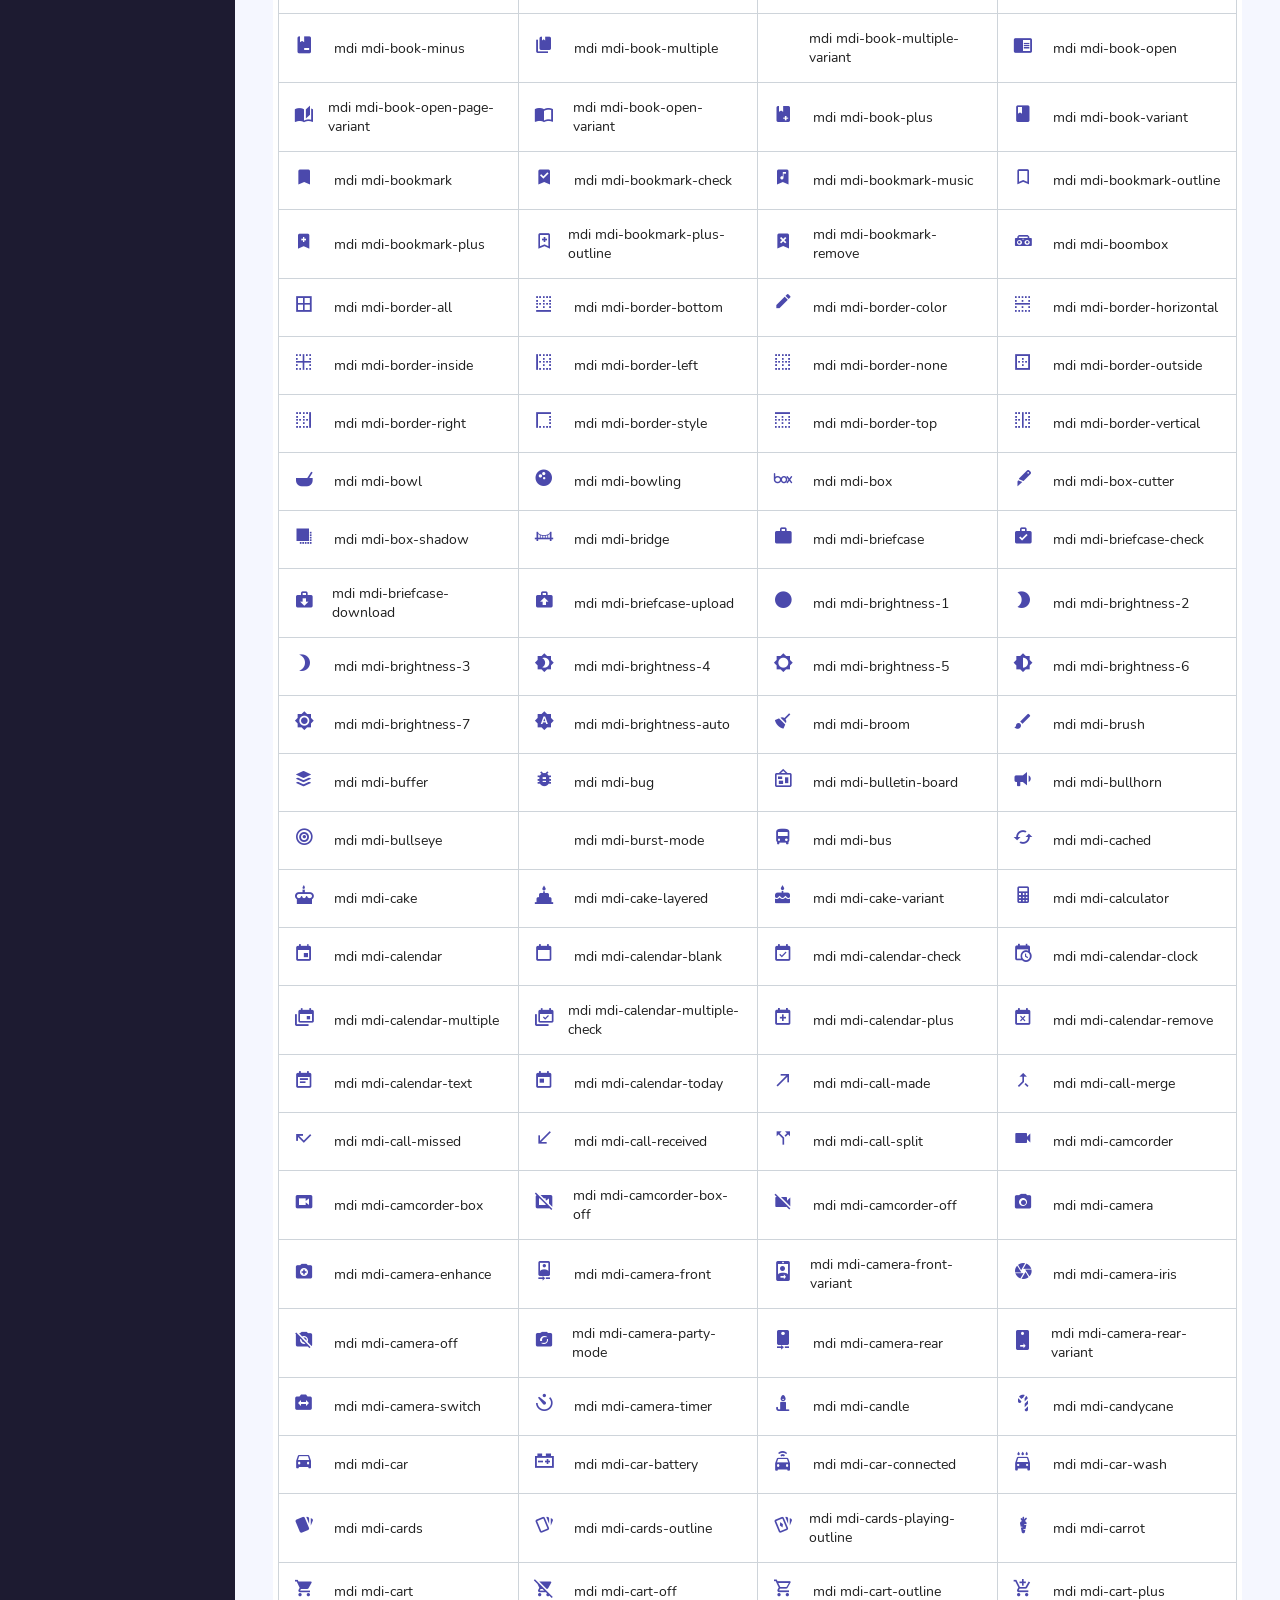
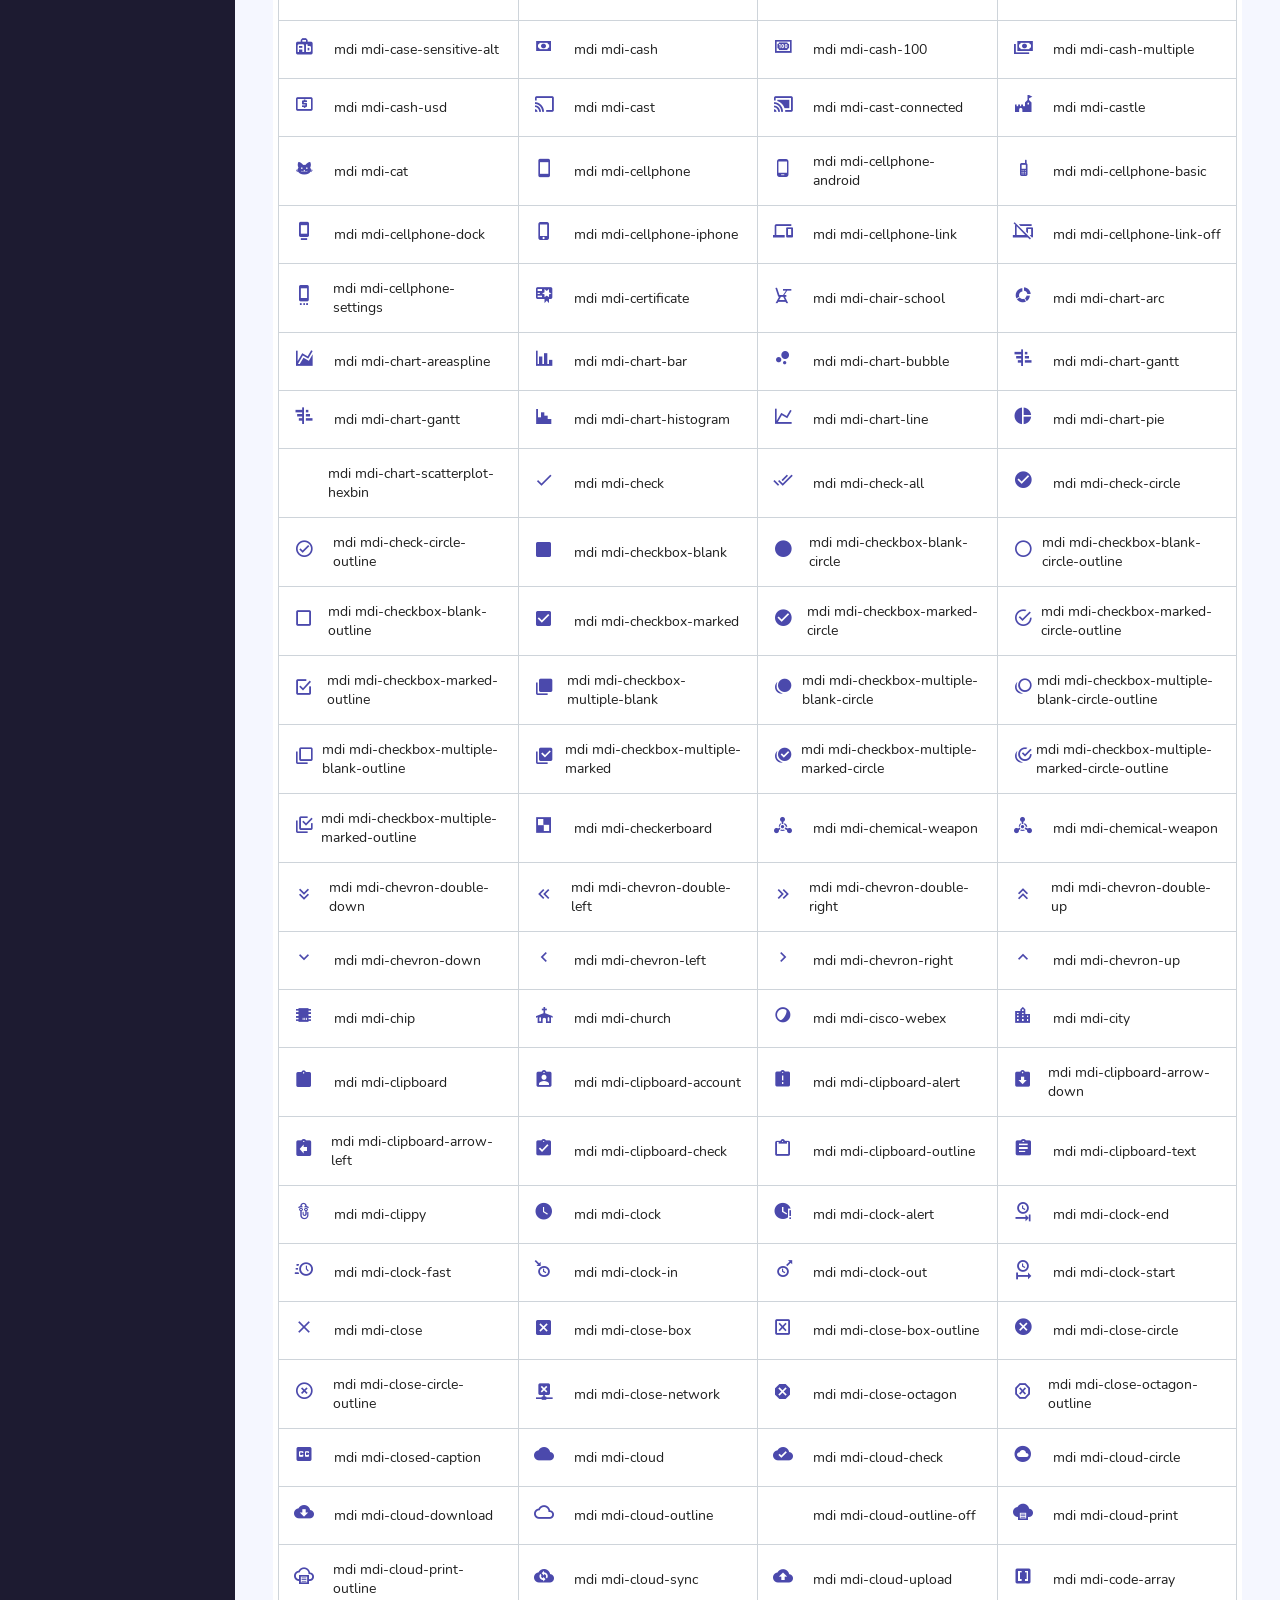
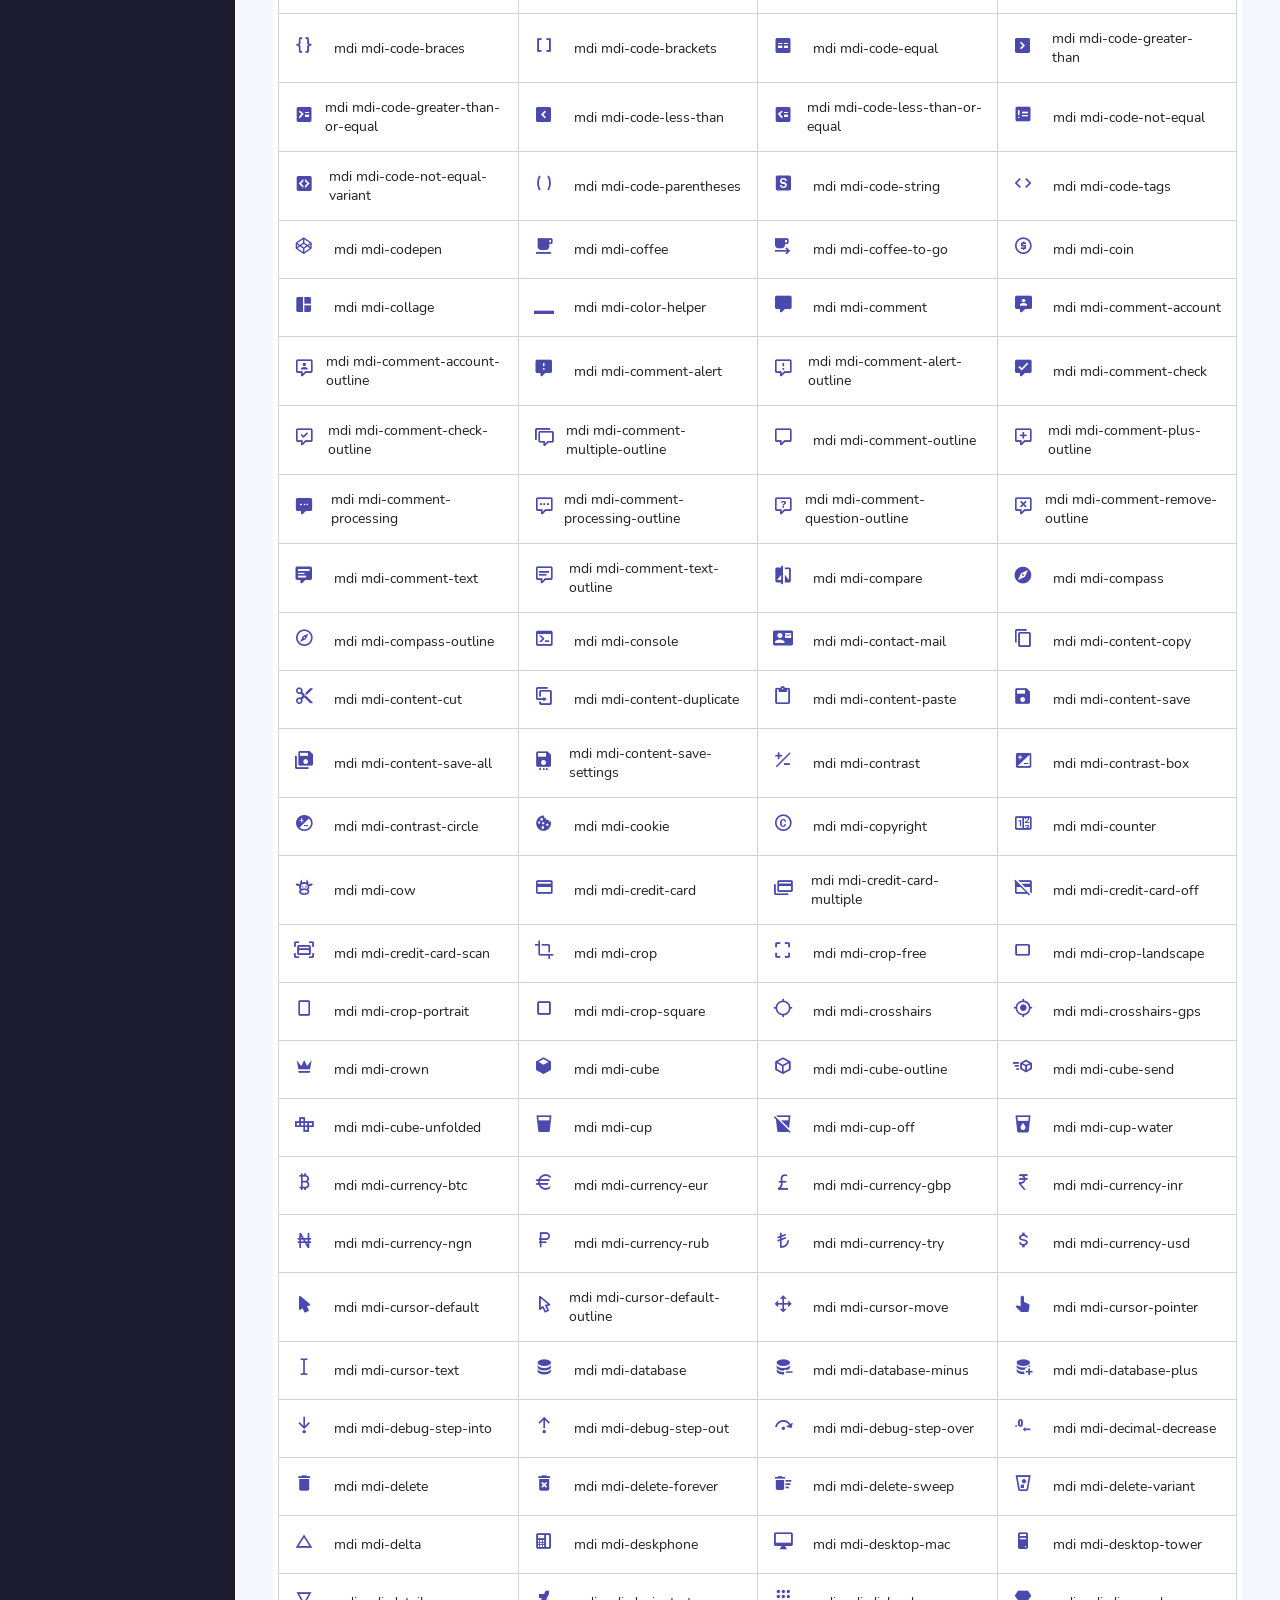
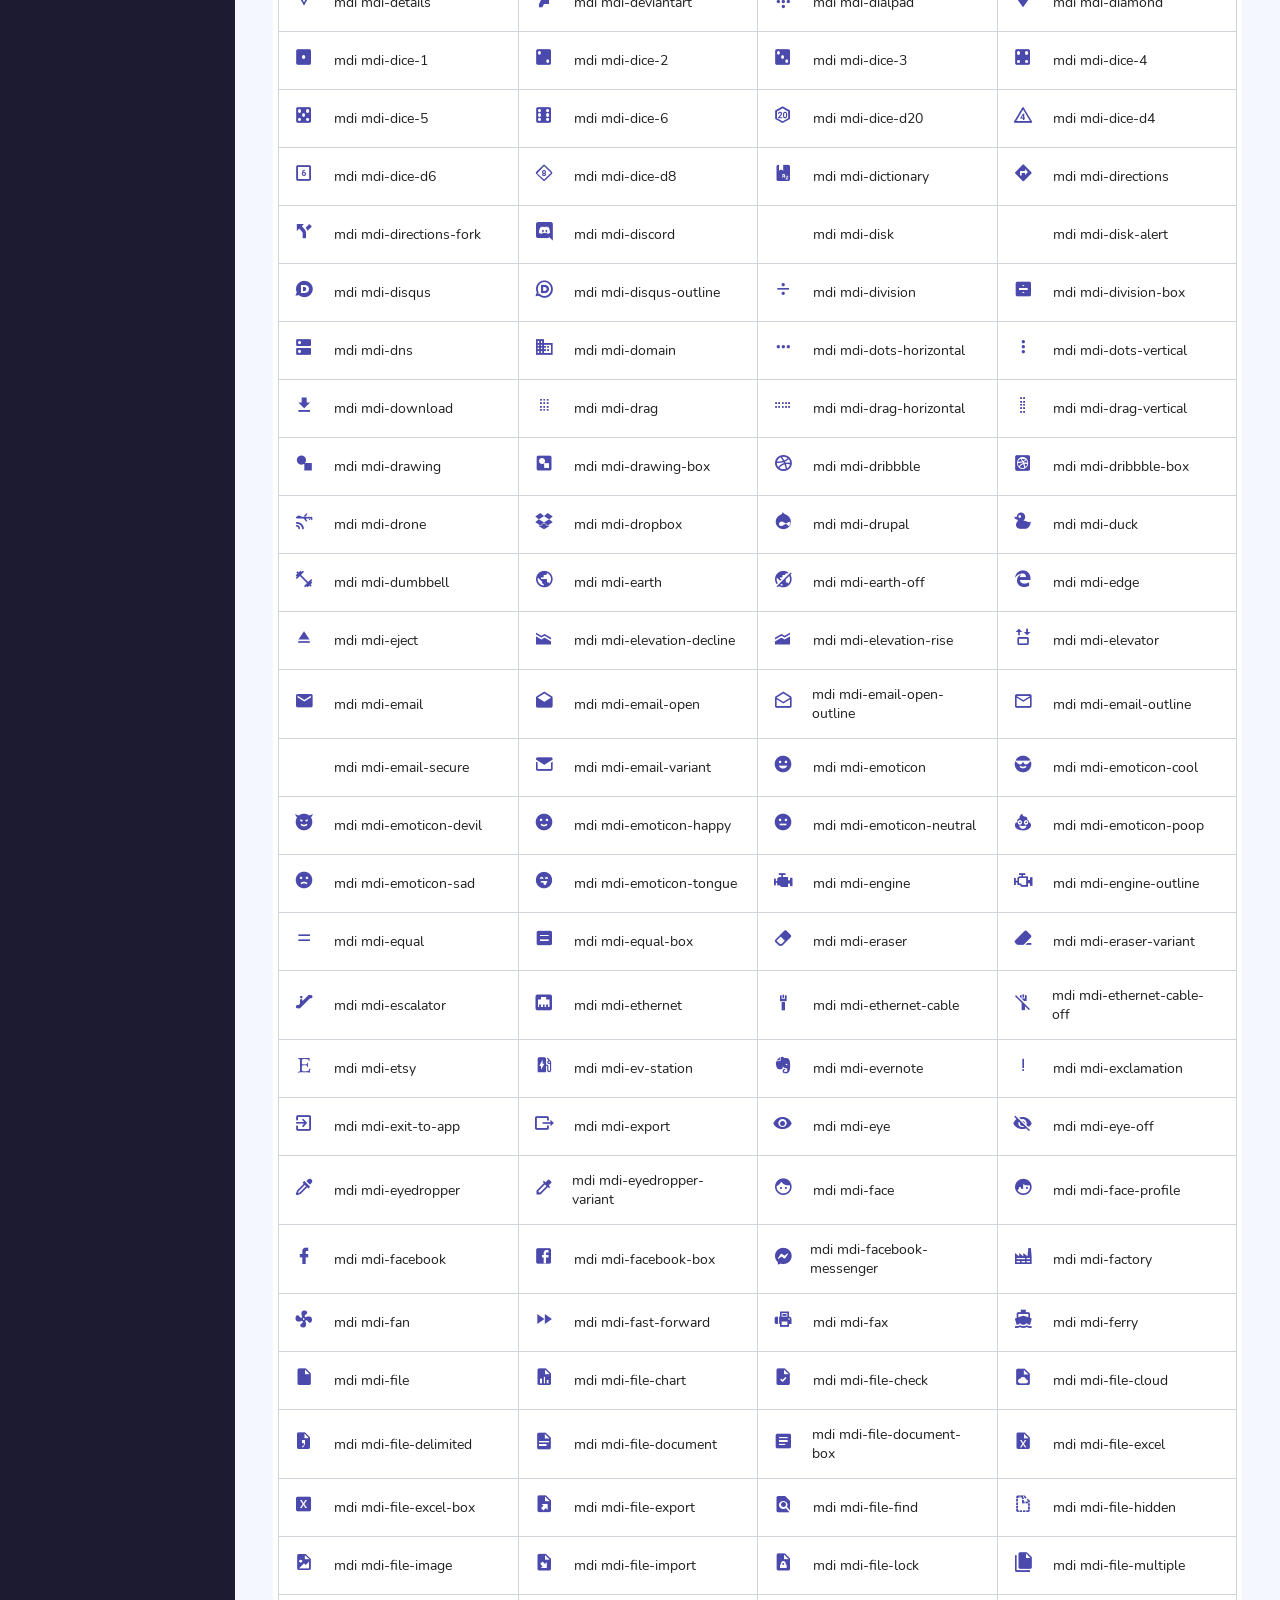
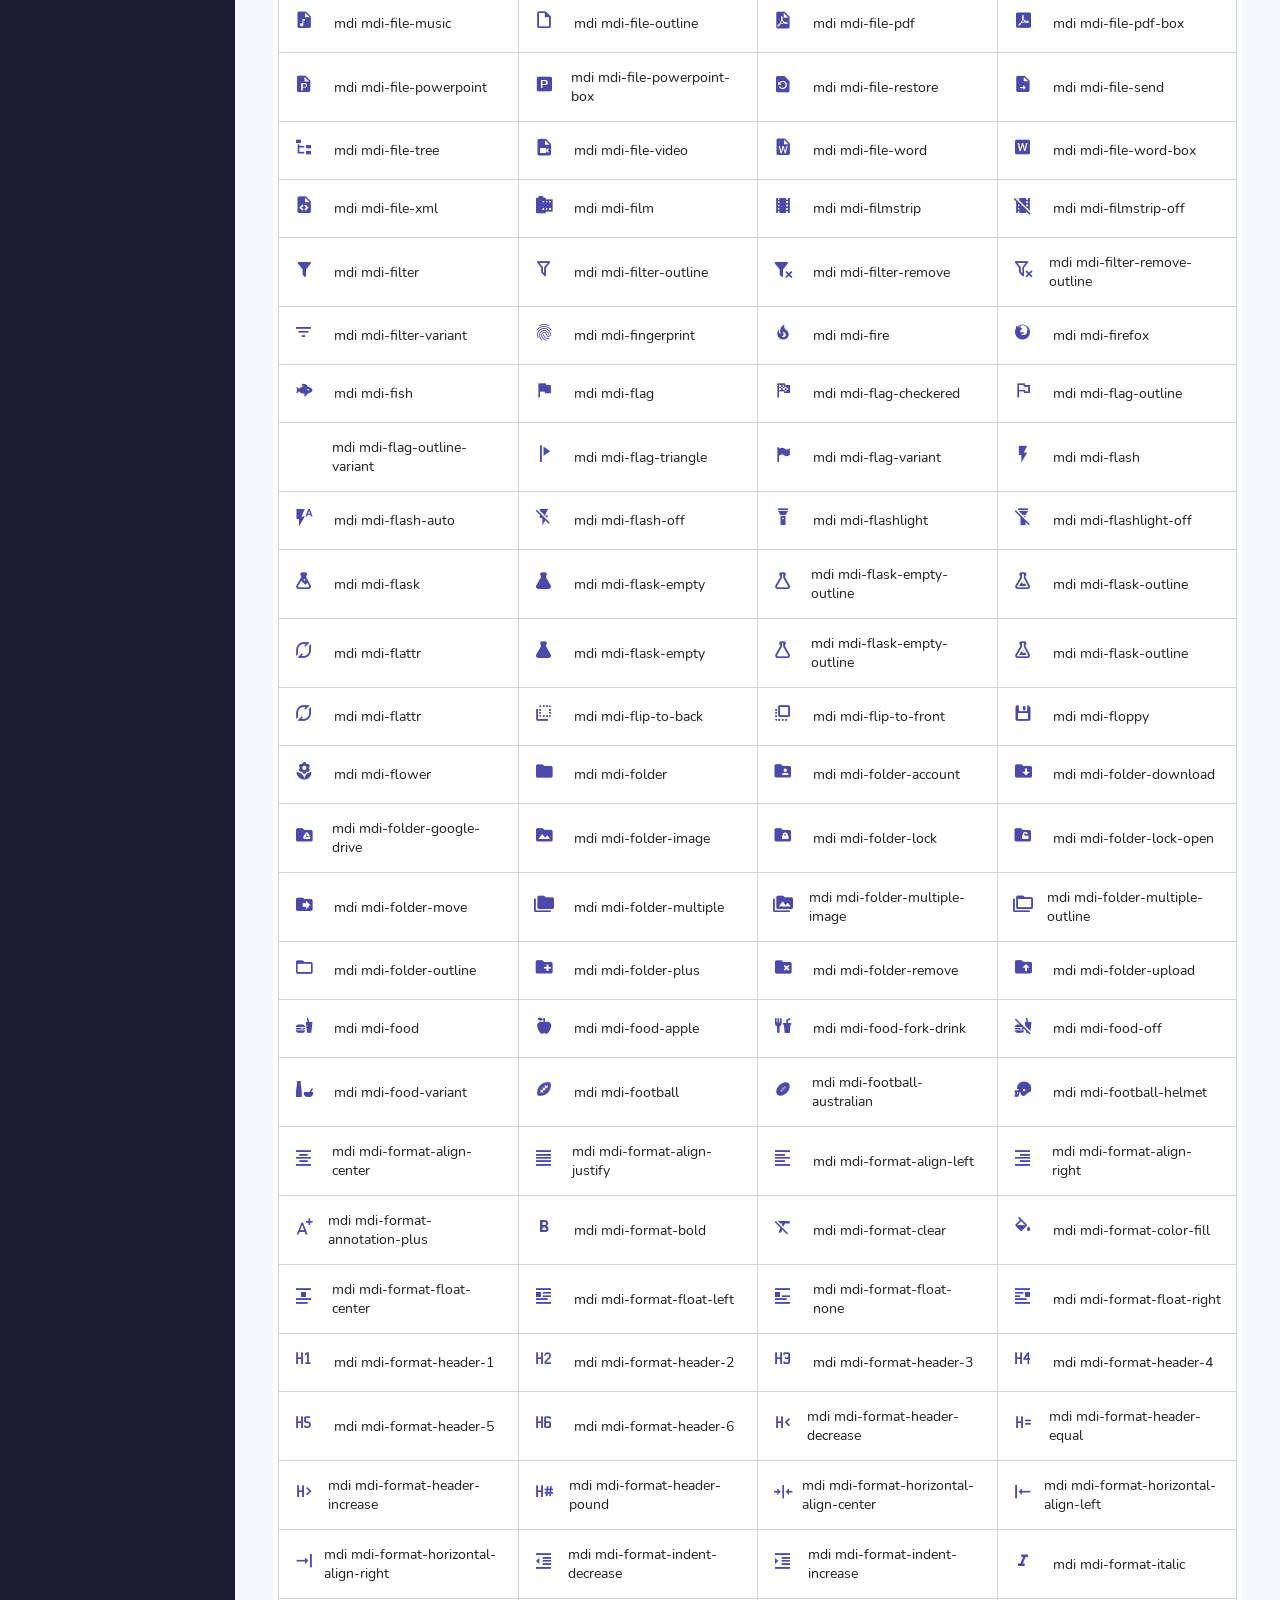
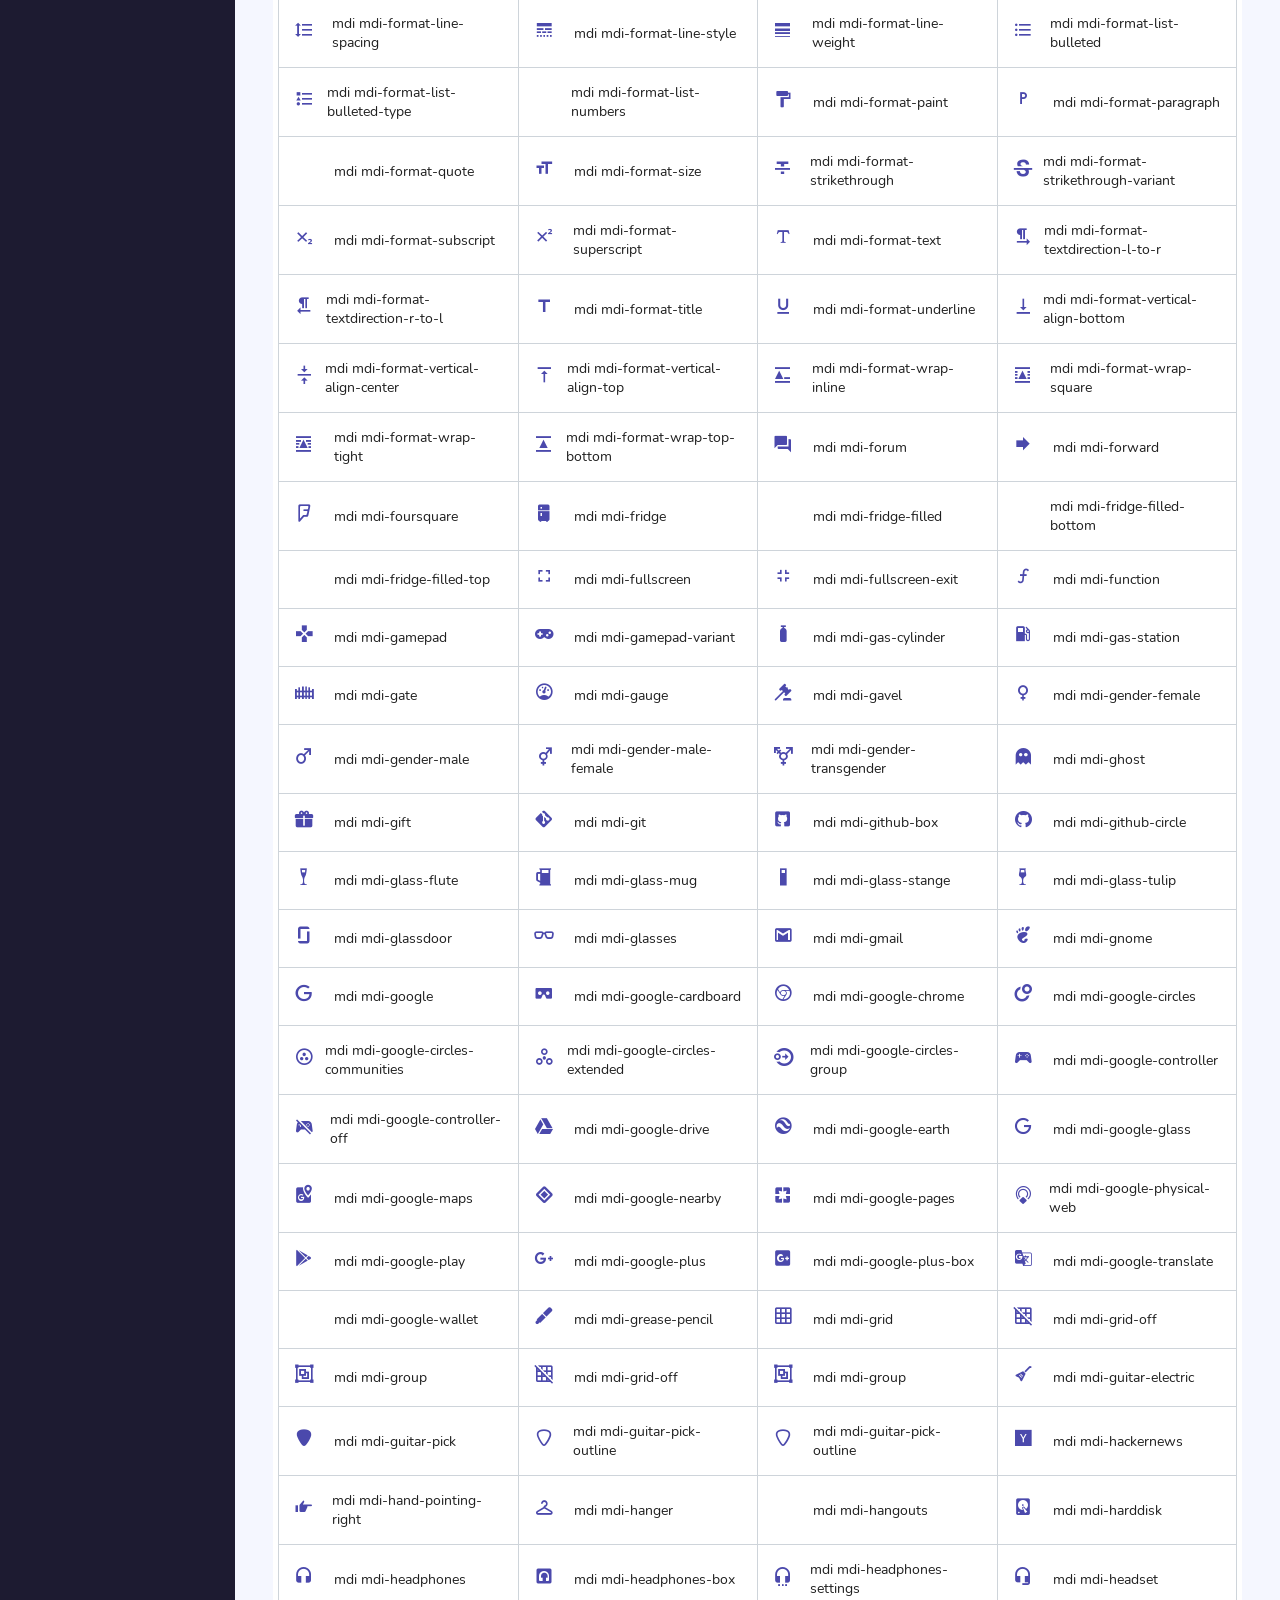
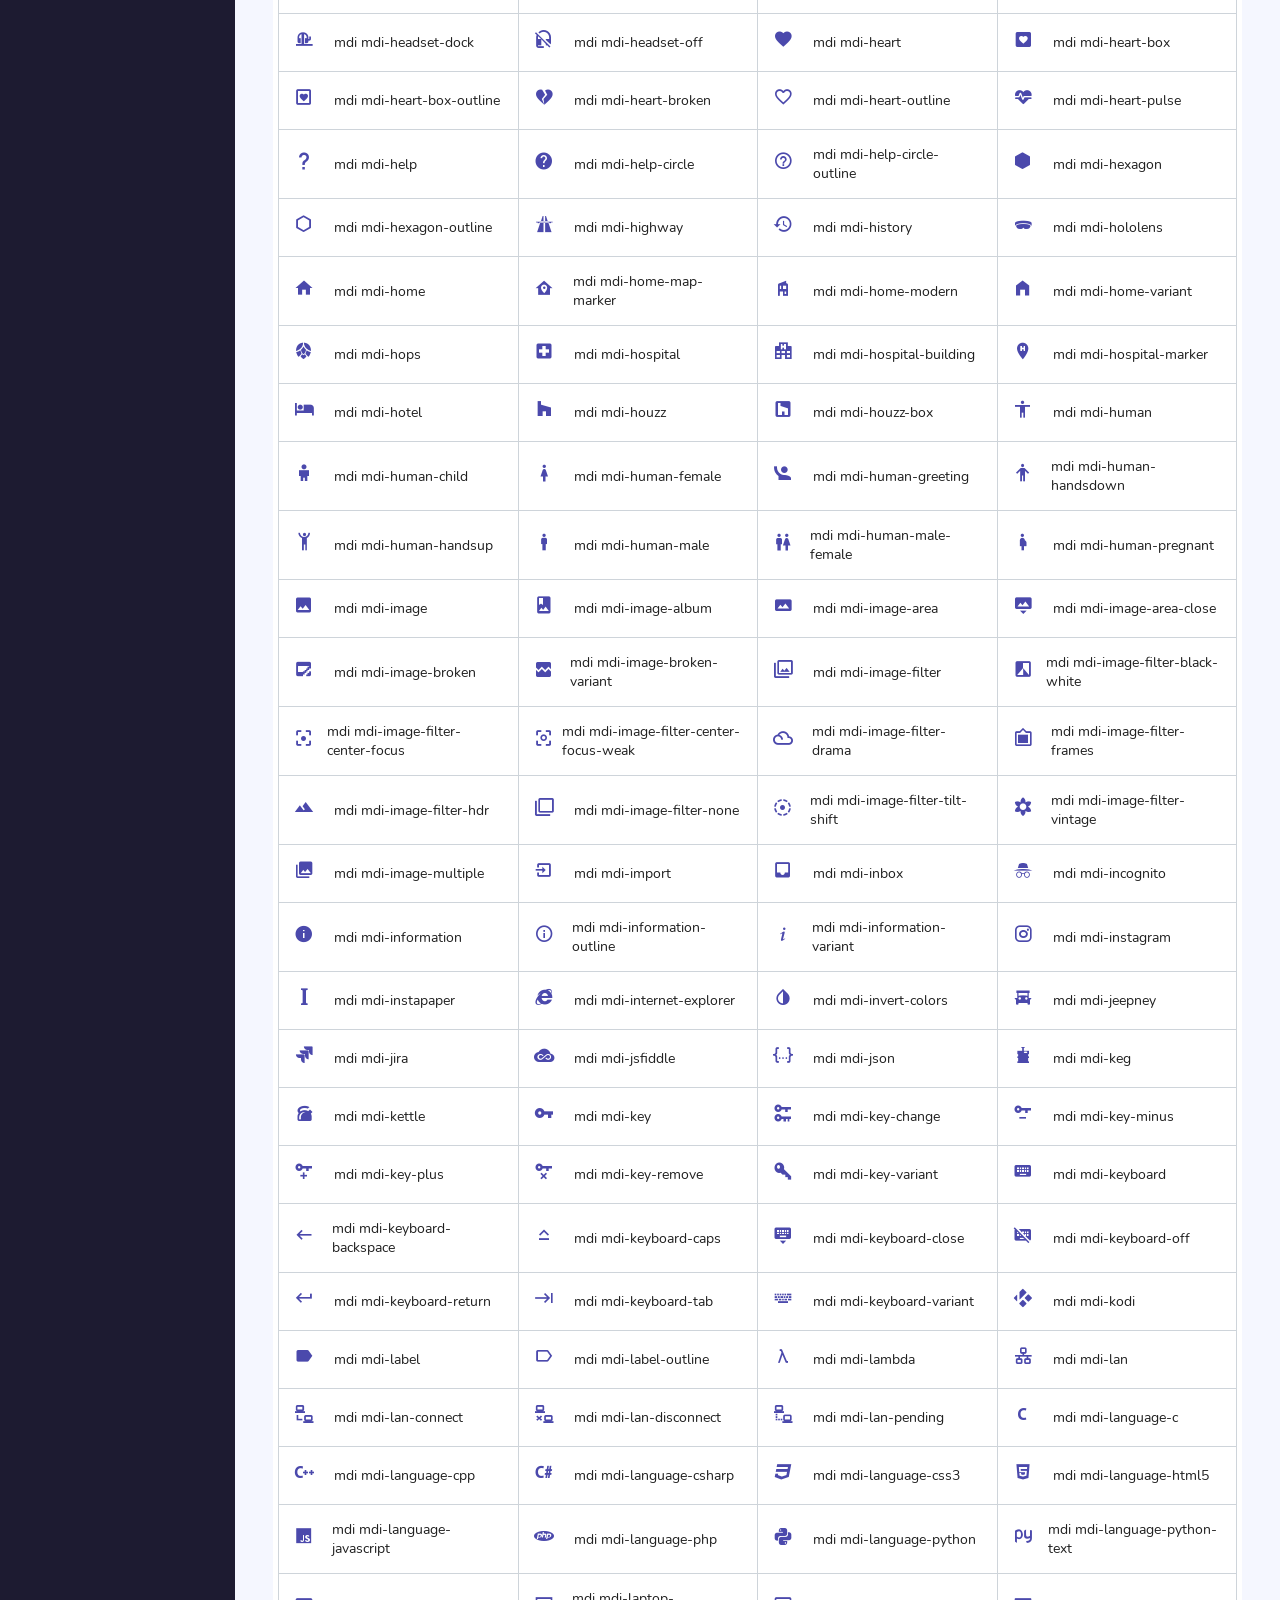
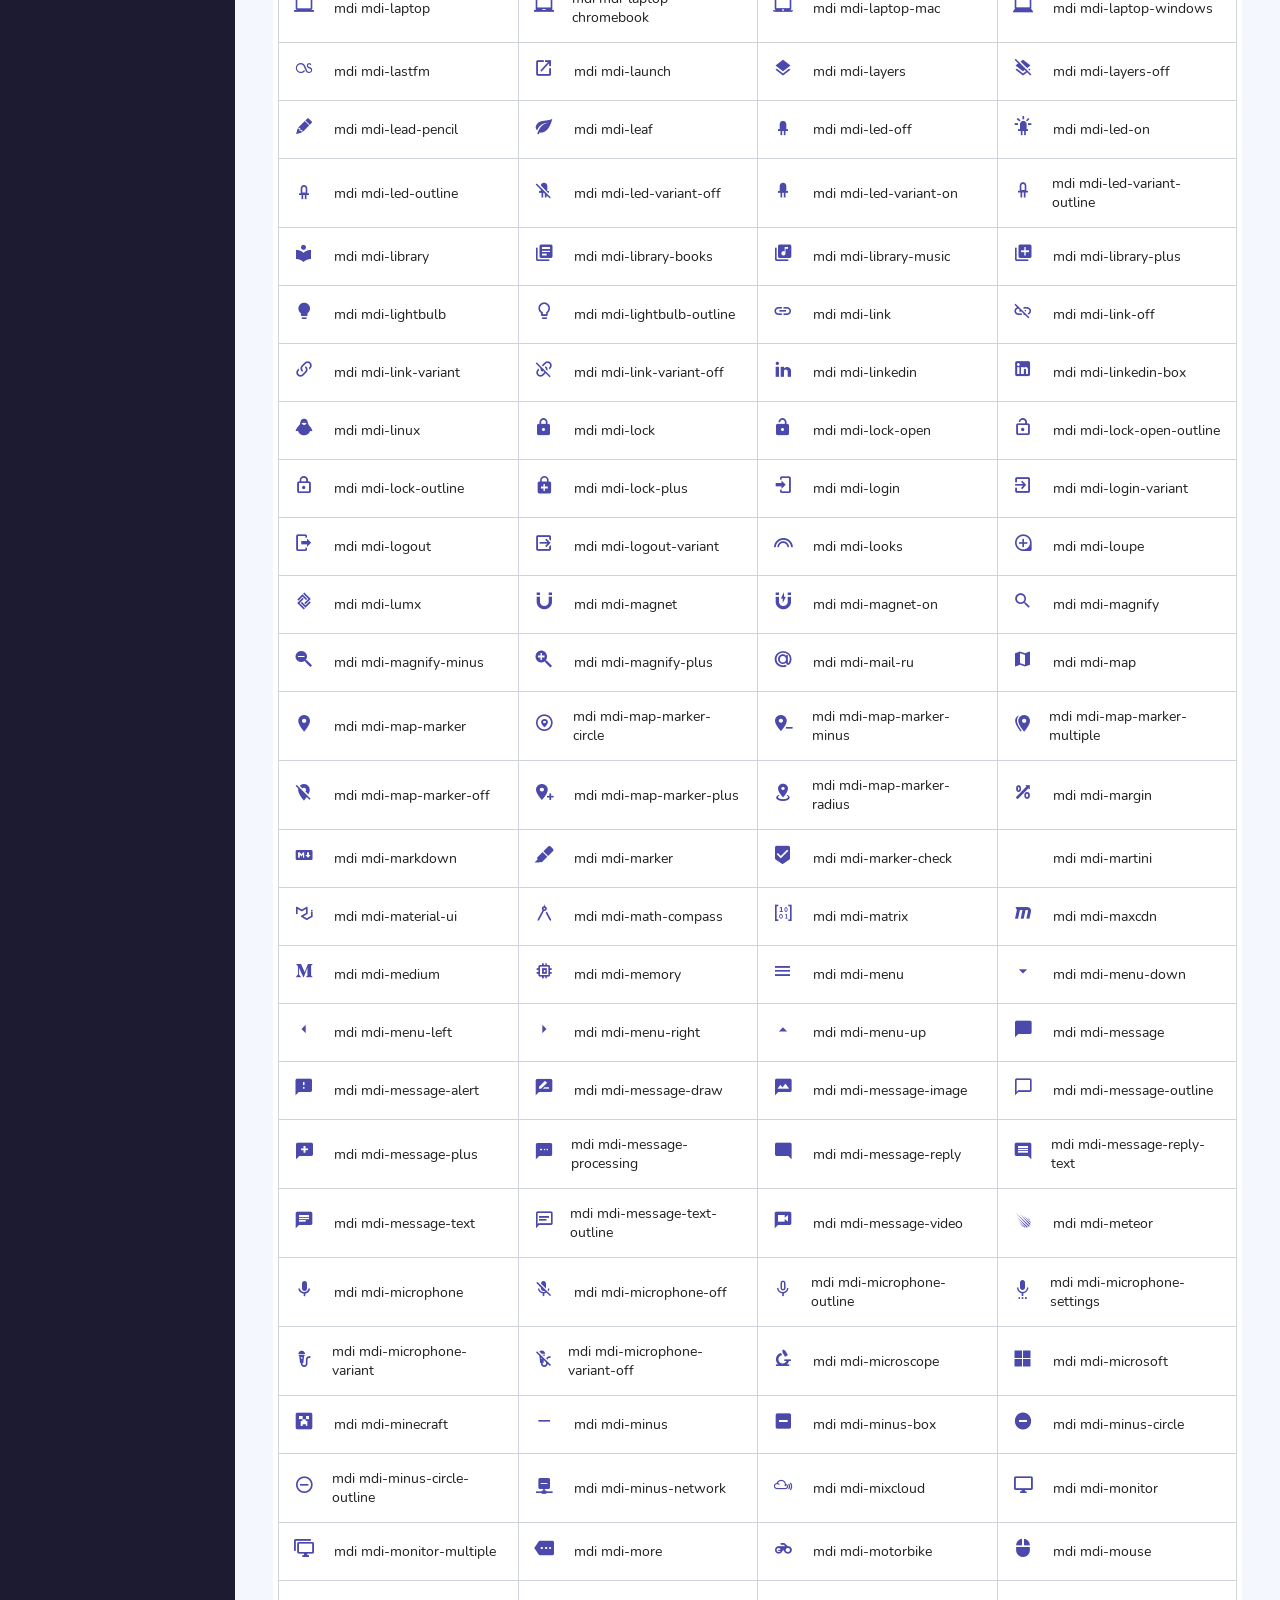
<file: pages/icons/mdi.html>
<!DOCTYPE html>
<html lang="en">

<head>
  <!-- Required meta tags -->
  <meta charset="utf-8">
  <meta name="viewport" content="width=device-width, initial-scale=1, shrink-to-fit=no">
  <title>Skydash Admin</title>
  <!-- plugins:css -->
  <link rel="stylesheet" href="../../vendors/feather/feather.css">
  <link rel="stylesheet" href="../../vendors/ti-icons/css/themify-icons.css">
  <link rel="stylesheet" href="../../vendors/css/vendor.bundle.base.css">
  <!-- endinject -->
  <!-- Plugin css for this page -->
  <link rel="stylesheet" href="../../vendors/mdi/css/materialdesignicons.min.css">
  <!-- inject:css -->
  <link rel="stylesheet" href="../../css/vertical-layout-light/style.css">
  <!-- endinject -->
  <link rel="shortcut icon" href="../../images/favicon.png" />
</head>

<body>
  <div class=" container-scroller">
    <!-- partial:../../partials/_navbar.html -->
    <nav class="navbar col-lg-12 col-12 p-0 fixed-top d-flex flex-row">
      <div class="text-center navbar-brand-wrapper d-flex align-items-center justify-content-center">
        <a class="navbar-brand brand-logo mr-5" href="../../index.html"><img src="../../images/logo.svg" class="mr-2" alt="logo"/></a>
        <a class="navbar-brand brand-logo-mini" href="../../index.html"><img src="../../images/logo-mini.svg" alt="logo"/></a>
      </div>
      <div class="navbar-menu-wrapper d-flex align-items-center justify-content-end">
        <button class="navbar-toggler navbar-toggler align-self-center" type="button" data-toggle="minimize">
          <span class="icon-menu"></span>
        </button>
        <ul class="navbar-nav mr-lg-2">
          <li class="nav-item nav-search d-none d-lg-block">
            <div class="input-group">
              <div class="input-group-prepend hover-cursor" id="navbar-search-icon">
                <span class="input-group-text" id="search">
                  <i class="icon-search"></i>
                </span>
              </div>
              <input type="text" class="form-control" id="navbar-search-input" placeholder="Search now" aria-label="search" aria-describedby="search">
            </div>
          </li>
        </ul>
        <ul class="navbar-nav navbar-nav-right">
          <li class="nav-item dropdown">
            <a class="nav-link count-indicator dropdown-toggle" id="notificationDropdown" href="#" data-toggle="dropdown">
              <i class="icon-bell mx-0"></i>
              <span class="count"></span>
            </a>
            <div class="dropdown-menu dropdown-menu-right navbar-dropdown preview-list" aria-labelledby="notificationDropdown">
              <p class="mb-0 font-weight-normal float-left dropdown-header">Notifications</p>
              <a class="dropdown-item preview-item">
                <div class="preview-thumbnail">
                  <div class="preview-icon bg-success">
                    <i class="ti-info-alt mx-0"></i>
                  </div>
                </div>
                <div class="preview-item-content">
                  <h6 class="preview-subject font-weight-normal">Application Error</h6>
                  <p class="font-weight-light small-text mb-0 text-muted">
                    Just now
                  </p>
                </div>
              </a>
              <a class="dropdown-item preview-item">
                <div class="preview-thumbnail">
                  <div class="preview-icon bg-warning">
                    <i class="ti-settings mx-0"></i>
                  </div>
                </div>
                <div class="preview-item-content">
                  <h6 class="preview-subject font-weight-normal">Settings</h6>
                  <p class="font-weight-light small-text mb-0 text-muted">
                    Private message
                  </p>
                </div>
              </a>
              <a class="dropdown-item preview-item">
                <div class="preview-thumbnail">
                  <div class="preview-icon bg-info">
                    <i class="ti-user mx-0"></i>
                  </div>
                </div>
                <div class="preview-item-content">
                  <h6 class="preview-subject font-weight-normal">New user registration</h6>
                  <p class="font-weight-light small-text mb-0 text-muted">
                    2 days ago
                  </p>
                </div>
              </a>
            </div>
          </li>
          <li class="nav-item nav-profile dropdown">
            <a class="nav-link dropdown-toggle" href="#" data-toggle="dropdown" id="profileDropdown">
              <img src="../../images/faces/face28.jpg" alt="profile"/>
            </a>
            <div class="dropdown-menu dropdown-menu-right navbar-dropdown" aria-labelledby="profileDropdown">
              <a class="dropdown-item">
                <i class="ti-settings text-primary"></i>
                Settings
              </a>
              <a class="dropdown-item">
                <i class="ti-power-off text-primary"></i>
                Logout
              </a>
            </div>
          </li>
          <li class="nav-item nav-settings d-none d-lg-flex">
            <a class="nav-link" href="#">
              <i class="icon-ellipsis"></i>
            </a>
          </li>
        </ul>
        <button class="navbar-toggler navbar-toggler-right d-lg-none align-self-center" type="button" data-toggle="offcanvas">
          <span class="icon-menu"></span>
        </button>
      </div>
    </nav>
    <!-- partial -->
    <div class="container-fluid page-body-wrapper">
      <!-- partial:../../partials/_settings-panel.html -->
      <div class="theme-setting-wrapper">
        <div id="settings-trigger"><i class="ti-settings"></i></div>
        <div id="theme-settings" class="settings-panel">
          <i class="settings-close ti-close"></i>
          <p class="settings-heading">SIDEBAR SKINS</p>
          <div class="sidebar-bg-options selected" id="sidebar-light-theme"><div class="img-ss rounded-circle bg-light border mr-3"></div>Light</div>
          <div class="sidebar-bg-options" id="sidebar-dark-theme"><div class="img-ss rounded-circle bg-dark border mr-3"></div>Dark</div>
          <p class="settings-heading mt-2">HEADER SKINS</p>
          <div class="color-tiles mx-0 px-4">
            <div class="tiles success"></div>
            <div class="tiles warning"></div>
            <div class="tiles danger"></div>
            <div class="tiles info"></div>
            <div class="tiles dark"></div>
            <div class="tiles default"></div>
          </div>
        </div>
      </div>
      <div id="right-sidebar" class="settings-panel">
        <i class="settings-close ti-close"></i>
        <ul class="nav nav-tabs border-top" id="setting-panel" role="tablist">
          <li class="nav-item">
            <a class="nav-link active" id="todo-tab" data-toggle="tab" href="#todo-section" role="tab" aria-controls="todo-section" aria-expanded="true">TO DO LIST</a>
          </li>
          <li class="nav-item">
            <a class="nav-link" id="chats-tab" data-toggle="tab" href="#chats-section" role="tab" aria-controls="chats-section">CHATS</a>
          </li>
        </ul>
        <div class="tab-content" id="setting-content">
          <div class="tab-pane fade show active scroll-wrapper" id="todo-section" role="tabpanel" aria-labelledby="todo-section">
            <div class="add-items d-flex px-3 mb-0">
              <form class="form w-100">
                <div class="form-group d-flex">
                  <input type="text" class="form-control todo-list-input" placeholder="Add To-do">
                  <button type="submit" class="add btn btn-primary todo-list-add-btn" id="add-task">Add</button>
                </div>
              </form>
            </div>
            <div class="list-wrapper px-3">
              <ul class="d-flex flex-column-reverse todo-list">
                <li>
                  <div class="form-check">
                    <label class="form-check-label">
                      <input class="checkbox" type="checkbox">
                      Team review meeting at 3.00 PM
                    </label>
                  </div>
                  <i class="remove ti-close"></i>
                </li>
                <li>
                  <div class="form-check">
                    <label class="form-check-label">
                      <input class="checkbox" type="checkbox">
                      Prepare for presentation
                    </label>
                  </div>
                  <i class="remove ti-close"></i>
                </li>
                <li>
                  <div class="form-check">
                    <label class="form-check-label">
                      <input class="checkbox" type="checkbox">
                      Resolve all the low priority tickets due today
                    </label>
                  </div>
                  <i class="remove ti-close"></i>
                </li>
                <li class="completed">
                  <div class="form-check">
                    <label class="form-check-label">
                      <input class="checkbox" type="checkbox" checked>
                      Schedule meeting for next week
                    </label>
                  </div>
                  <i class="remove ti-close"></i>
                </li>
                <li class="completed">
                  <div class="form-check">
                    <label class="form-check-label">
                      <input class="checkbox" type="checkbox" checked>
                      Project review
                    </label>
                  </div>
                  <i class="remove ti-close"></i>
                </li>
              </ul>
            </div>
            <h4 class="px-3 text-muted mt-5 font-weight-light mb-0">Events</h4>
            <div class="events pt-4 px-3">
              <div class="wrapper d-flex mb-2">
                <i class="ti-control-record text-primary mr-2"></i>
                <span>Feb 11 2018</span>
              </div>
              <p class="mb-0 font-weight-thin text-gray">Creating component page build a js</p>
              <p class="text-gray mb-0">The total number of sessions</p>
            </div>
            <div class="events pt-4 px-3">
              <div class="wrapper d-flex mb-2">
                <i class="ti-control-record text-primary mr-2"></i>
                <span>Feb 7 2018</span>
              </div>
              <p class="mb-0 font-weight-thin text-gray">Meeting with Alisa</p>
              <p class="text-gray mb-0 ">Call Sarah Graves</p>
            </div>
          </div>
          <!-- To do section tab ends -->
          <div class="tab-pane fade" id="chats-section" role="tabpanel" aria-labelledby="chats-section">
            <div class="d-flex align-items-center justify-content-between border-bottom">
              <p class="settings-heading border-top-0 mb-3 pl-3 pt-0 border-bottom-0 pb-0">Friends</p>
              <small class="settings-heading border-top-0 mb-3 pt-0 border-bottom-0 pb-0 pr-3 font-weight-normal">See All</small>
            </div>
            <ul class="chat-list">
              <li class="list active">
                <div class="profile"><img src="../../images/faces/face1.jpg" alt="image"><span class="online"></span></div>
                <div class="info">
                  <p>Thomas Douglas</p>
                  <p>Available</p>
                </div>
                <small class="text-muted my-auto">19 min</small>
              </li>
              <li class="list">
                <div class="profile"><img src="../../images/faces/face2.jpg" alt="image"><span class="offline"></span></div>
                <div class="info">
                  <div class="wrapper d-flex">
                    <p>Catherine</p>
                  </div>
                  <p>Away</p>
                </div>
                <div class="badge badge-success badge-pill my-auto mx-2">4</div>
                <small class="text-muted my-auto">23 min</small>
              </li>
              <li class="list">
                <div class="profile"><img src="../../images/faces/face3.jpg" alt="image"><span class="online"></span></div>
                <div class="info">
                  <p>Daniel Russell</p>
                  <p>Available</p>
                </div>
                <small class="text-muted my-auto">14 min</small>
              </li>
              <li class="list">
                <div class="profile"><img src="../../images/faces/face4.jpg" alt="image"><span class="offline"></span></div>
                <div class="info">
                  <p>James Richardson</p>
                  <p>Away</p>
                </div>
                <small class="text-muted my-auto">2 min</small>
              </li>
              <li class="list">
                <div class="profile"><img src="../../images/faces/face5.jpg" alt="image"><span class="online"></span></div>
                <div class="info">
                  <p>Madeline Kennedy</p>
                  <p>Available</p>
                </div>
                <small class="text-muted my-auto">5 min</small>
              </li>
              <li class="list">
                <div class="profile"><img src="../../images/faces/face6.jpg" alt="image"><span class="online"></span></div>
                <div class="info">
                  <p>Sarah Graves</p>
                  <p>Available</p>
                </div>
                <small class="text-muted my-auto">47 min</small>
              </li>
            </ul>
          </div>
          <!-- chat tab ends -->
        </div>
      </div>
      <!-- partial -->
      <!-- partial:../../partials/_sidebar.html -->
      <nav class="sidebar sidebar-offcanvas" id="sidebar">
        <ul class="nav">
          <li class="nav-item">
            <a class="nav-link" href="../../index.html">
              <i class="icon-grid menu-icon"></i>
              <span class="menu-title">Dashboard</span>
            </a>
          </li>
          <li class="nav-item">
            <a class="nav-link" data-toggle="collapse" href="#ui-basic" aria-expanded="false" aria-controls="ui-basic">
              <i class="icon-layout menu-icon"></i>
              <span class="menu-title">UI Elements</span>
              <i class="menu-arrow"></i>
            </a>
            <div class="collapse" id="ui-basic">
              <ul class="nav flex-column sub-menu">
                <li class="nav-item"> <a class="nav-link" href="../../pages/ui-features/buttons.html">Buttons</a></li>
                <li class="nav-item"> <a class="nav-link" href="../../pages/ui-features/dropdowns.html">Dropdowns</a></li>
                <li class="nav-item"> <a class="nav-link" href="../../pages/ui-features/typography.html">Typography</a></li>
              </ul>
            </div>
          </li>
          <li class="nav-item">
            <a class="nav-link" data-toggle="collapse" href="#form-elements" aria-expanded="false" aria-controls="form-elements">
              <i class="icon-columns menu-icon"></i>
              <span class="menu-title">Form elements</span>
              <i class="menu-arrow"></i>
            </a>
            <div class="collapse" id="form-elements">
              <ul class="nav flex-column sub-menu">
                <li class="nav-item"><a class="nav-link" href="../../pages/forms/basic_elements.html">Basic Elements</a></li>
              </ul>
            </div>
          </li>
          <li class="nav-item">
            <a class="nav-link" data-toggle="collapse" href="#charts" aria-expanded="false" aria-controls="charts">
              <i class="icon-bar-graph menu-icon"></i>
              <span class="menu-title">Charts</span>
              <i class="menu-arrow"></i>
            </a>
            <div class="collapse" id="charts">
              <ul class="nav flex-column sub-menu">
                <li class="nav-item"> <a class="nav-link" href="../../pages/charts/chartjs.html">ChartJs</a></li>
              </ul>
            </div>
          </li>
          <li class="nav-item">
            <a class="nav-link" data-toggle="collapse" href="#tables" aria-expanded="false" aria-controls="tables">
              <i class="icon-grid-2 menu-icon"></i>
              <span class="menu-title">Tables</span>
              <i class="menu-arrow"></i>
            </a>
            <div class="collapse" id="tables">
              <ul class="nav flex-column sub-menu">
                <li class="nav-item"> <a class="nav-link" href="../../pages/tables/basic-table.html">Basic table</a></li>
              </ul>
            </div>
          </li>
          <li class="nav-item">
            <a class="nav-link" data-toggle="collapse" href="#icons" aria-expanded="false" aria-controls="icons">
              <i class="icon-contract menu-icon"></i>
              <span class="menu-title">Icons</span>
              <i class="menu-arrow"></i>
            </a>
            <div class="collapse" id="icons">
              <ul class="nav flex-column sub-menu">
                <li class="nav-item"> <a class="nav-link" href="../../pages/icons/mdi.html">Mdi icons</a></li>
              </ul>
            </div>
          </li>
          <li class="nav-item">
            <a class="nav-link" data-toggle="collapse" href="#auth" aria-expanded="false" aria-controls="auth">
              <i class="icon-head menu-icon"></i>
              <span class="menu-title">User Pages</span>
              <i class="menu-arrow"></i>
            </a>
            <div class="collapse" id="auth">
              <ul class="nav flex-column sub-menu">
                <li class="nav-item"> <a class="nav-link" href="../../pages/samples/login.html"> Login </a></li>
                <li class="nav-item"> <a class="nav-link" href="../../pages/samples/register.html"> Register </a></li>
              </ul>
            </div>
          </li>
          <li class="nav-item">
            <a class="nav-link" data-toggle="collapse" href="#error" aria-expanded="false" aria-controls="error">
              <i class="icon-ban menu-icon"></i>
              <span class="menu-title">Error pages</span>
              <i class="menu-arrow"></i>
            </a>
            <div class="collapse" id="error">
              <ul class="nav flex-column sub-menu">
                <li class="nav-item"> <a class="nav-link" href="../../pages/samples/error-404.html"> 404 </a></li>
                <li class="nav-item"> <a class="nav-link" href="../../pages/samples/error-500.html"> 500 </a></li>
              </ul>
            </div>
          </li>
          <li class="nav-item">
            <a class="nav-link" href="../../pages/documentation/documentation.html">
              <i class="icon-paper menu-icon"></i>
              <span class="menu-title">Documentation</span>
            </a>
          </li>
        </ul>
      </nav>
      <!-- partial -->
      <div class="main-panel">        
        <div class="content-wrapper">
          <div class="row">
            <div class="col-lg-12 grid-margin">
              <div class="card">
                <div class="card-body">
                  <div class="row icons-list">
                    <div class="col-sm-6 col-md-4 col-lg-3">
                        <i class="mdi mdi-access-point"></i> mdi mdi-access-point
                    </div>
                    <div class="col-sm-6 col-md-4 col-lg-3">
                        <i class="mdi mdi-access-point-network"></i> mdi mdi-access-point-network
                    </div>
                    <div class="col-sm-6 col-md-4 col-lg-3">
                        <i class="mdi mdi-account"></i> mdi mdi-account
                    </div>
                    <div class="col-sm-6 col-md-4 col-lg-3">
                        <i class="mdi mdi-account-box"></i> mdi mdi-account-box
                    </div>
                    <div class="col-sm-6 col-md-4 col-lg-3">
                        <i class="mdi mdi-account-box-outline"></i> mdi mdi-account-box-outline
                    </div>
                    <div class="col-sm-6 col-md-4 col-lg-3">
                        <i class="mdi mdi-account-card-details"></i> mdi mdi-account-card-details
                    </div>
                    <div class="col-sm-6 col-md-4 col-lg-3">
                        <i class="mdi mdi-account-check"></i> mdi mdi-account-check
                    </div>
                    <div class="col-sm-6 col-md-4 col-lg-3">
                        <i class="mdi mdi-account-circle"></i> mdi mdi-account-circle
                    </div>
                    <div class="col-sm-6 col-md-4 col-lg-3">
                        <i class="mdi mdi-account-convert"></i> mdi mdi-account-convert
                    </div>
                    <div class="col-sm-6 col-md-4 col-lg-3">
                        <i class="mdi mdi-account-key"></i> mdi mdi-account-key
                    </div>
                    <div class="col-sm-6 col-md-4 col-lg-3">
                        <i class="mdi mdi-account-location"></i> mdi mdi-account-location
                    </div>
                    <div class="col-sm-6 col-md-4 col-lg-3">
                        <i class="mdi mdi-account-minus"></i> mdi mdi-account-minus
                    </div>
                    <div class="col-sm-6 col-md-4 col-lg-3">
                        <i class="mdi mdi-account-multiple"></i> mdi mdi-account-multiple
                    </div>
                    <div class="col-sm-6 col-md-4 col-lg-3">
                        <i class="mdi mdi-account-multiple-minus"></i> mdi mdi-account-multiple-minus
                    </div>
                    <div class="col-sm-6 col-md-4 col-lg-3">
                        <i class="mdi mdi-account-multiple-outline"></i> mdi mdi-account-multiple-outline
                    </div>
                    <div class="col-sm-6 col-md-4 col-lg-3">
                        <i class="mdi mdi-account-multiple-plus"></i> mdi mdi-account-multiple-plus
                    </div>
                    <div class="col-sm-6 col-md-4 col-lg-3">
                        <i class="mdi mdi-account-network"></i> mdi mdi-account-network
                    </div>
                    <div class="col-sm-6 col-md-4 col-lg-3">
                        <i class="mdi mdi-account-off"></i> mdi mdi-account-off
                    </div>
                    <div class="col-sm-6 col-md-4 col-lg-3">
                        <i class="mdi mdi-account-outline"></i> mdi mdi-account-outline
                    </div>
                    <div class="col-sm-6 col-md-4 col-lg-3">
                        <i class="mdi mdi-account-plus"></i> mdi mdi-account-plus
                    </div>
                    <div class="col-sm-6 col-md-4 col-lg-3">
                        <i class="mdi mdi-account-remove"></i> mdi mdi-account-remove
                    </div>
                    <div class="col-sm-6 col-md-4 col-lg-3">
                        <i class="mdi mdi-account-search"></i> mdi mdi-account-search
                    </div>
                    <div class="col-sm-6 col-md-4 col-lg-3">
                        <i class="mdi mdi-account-settings"></i> mdi mdi-account-settings
                    </div>
                    <div class="col-sm-6 col-md-4 col-lg-3">
                        <i class="mdi mdi-account-settings-variant"></i> mdi mdi-account-settings-variant
                    </div>
                    <div class="col-sm-6 col-md-4 col-lg-3">
                        <i class="mdi mdi-account-star"></i> mdi mdi-account-star
                    </div>
                    <div class="col-sm-6 col-md-4 col-lg-3">
                        <i class="mdi mdi-account-switch"></i> mdi mdi-account-switch
                    </div>
                    <div class="col-sm-6 col-md-4 col-lg-3">
                        <i class="mdi mdi-adjust"></i> mdi mdi-adjust
                    </div>
                    <div class="col-sm-6 col-md-4 col-lg-3">
                        <i class="mdi mdi-air-conditioner"></i> mdi mdi-air-conditioner
                    </div>
                    <div class="col-sm-6 col-md-4 col-lg-3">
                        <i class="mdi mdi-airballoon"></i> mdi mdi-airballoon
                    </div>
                    <div class="col-sm-6 col-md-4 col-lg-3">
                        <i class="mdi mdi-airplane"></i> mdi mdi-airplane
                    </div>
                    <div class="col-sm-6 col-md-4 col-lg-3">
                        <i class="mdi mdi-airplane-landing"></i> mdi mdi-airplane-landing
                    </div>
                    <div class="col-sm-6 col-md-4 col-lg-3">
                        <i class="mdi mdi-airplane-off"></i> mdi mdi-airplane-off
                    </div>
                    <div class="col-sm-6 col-md-4 col-lg-3">
                        <i class="mdi mdi-airplane-takeoff"></i> mdi mdi-airplane-takeoff
                    </div>
                    <div class="col-sm-6 col-md-4 col-lg-3">
                        <i class="mdi mdi-airplay"></i> mdi mdi-airplay
                    </div>
                    <div class="col-sm-6 col-md-4 col-lg-3">
                        <i class="mdi mdi-alarm"></i> mdi mdi-alarm
                    </div>
                    <div class="col-sm-6 col-md-4 col-lg-3">
                        <i class="mdi mdi-alarm-check"></i> mdi mdi-alarm-check
                    </div>
                    <div class="col-sm-6 col-md-4 col-lg-3">
                        <i class="mdi mdi-alarm-multiple"></i> mdi mdi-alarm-multiple
                    </div>
                    <div class="col-sm-6 col-md-4 col-lg-3">
                        <i class="mdi mdi-alarm-off"></i> mdi mdi-alarm-off
                    </div>
                    <div class="col-sm-6 col-md-4 col-lg-3">
                        <i class="mdi mdi-alarm-plus"></i> mdi mdi-alarm-plus
                    </div>
                    <div class="col-sm-6 col-md-4 col-lg-3">
                        <i class="mdi mdi-album"></i> mdi mdi-albums
                    </div>
                    <div class="col-sm-6 col-md-4 col-lg-3">
                        <i class="mdi mdi-alert"></i> mdi mdi-alert
                    </div>
                    <div class="col-sm-6 col-md-4 col-lg-3">
                        <i class="mdi mdi-alert-box"></i> mdi mdi-alert-box
                    </div>
                    <div class="col-sm-6 col-md-4 col-lg-3">
                        <i class="mdi mdi-alert-circle"></i> mdi mdi-alert-circle
                    </div>
                    <div class="col-sm-6 col-md-4 col-lg-3">
                        <i class="mdi mdi-alert-circle-outline"></i> mdi mdi-alert-circle-outline
                    </div>
                    <div class="col-sm-6 col-md-4 col-lg-3">
                        <i class="mdi mdi-alert-octagon"></i> mdi mdi-alert-octagon
                    </div>
                    <div class="col-sm-6 col-md-4 col-lg-3">
                        <i class="mdi mdi-alert-outline"></i> mdi mdi-alert-outline
                    </div>
                    <div class="col-sm-6 col-md-4 col-lg-3">
                        <i class="mdi mdi-alpha"></i> mdi mdi-alpha
                    </div>
                    <div class="col-sm-6 col-md-4 col-lg-3">
                        <i class="mdi mdi-alphabetical"></i> mdi mdi-alphabetical
                    </div>
                    <div class="col-sm-6 col-md-4 col-lg-3">
                        <i class="mdi mdi-altimeter"></i> mdi mdi-altimeter
                    </div>
                    <div class="col-sm-6 col-md-4 col-lg-3">
                        <i class="mdi mdi-amazon"></i> mdi mdi-amazon
                    </div>
                    <div class="col-sm-6 col-md-4 col-lg-3">
                        <i class="mdi mdi-amazon-clouddrive"></i> mdi mdi-amazon-clouddrive
                    </div>
                    <div class="col-sm-6 col-md-4 col-lg-3">
                        <i class="mdi mdi-ambulance"></i> mdi mdi-ambulance
                    </div>
                    <div class="col-sm-6 col-md-4 col-lg-3">
                        <i class="mdi mdi-amplifier"></i> mdi mdi-amplifier
                    </div>
                    <div class="col-sm-6 col-md-4 col-lg-3">
                        <i class="mdi mdi-anchor"></i> mdi mdi-anchor
                    </div>
                    <div class="col-sm-6 col-md-4 col-lg-3">
                        <i class="mdi mdi-android"></i> mdi mdi-android
                    </div>
                    <div class="col-sm-6 col-md-4 col-lg-3">
                        <i class="mdi mdi-android-debug-bridge"></i> mdi mdi-android-debug-bridge
                    </div>
                    <div class="col-sm-6 col-md-4 col-lg-3">
                        <i class="mdi mdi-android-studio"></i> mdi mdi-android-studio
                    </div>
                    <div class="col-sm-6 col-md-4 col-lg-3">
                        <i class="mdi mdi-animation"></i> mdi mdi-animation
                    </div>
                    <div class="col-sm-6 col-md-4 col-lg-3">
                        <i class="mdi mdi-apple"></i> mdi mdi-apple
                    </div>
                    <div class="col-sm-6 col-md-4 col-lg-3">
                        <i class="mdi mdi-apple-finder"></i> mdi mdi-apple-finder
                    </div>
                    <div class="col-sm-6 col-md-4 col-lg-3">
                        <i class="mdi mdi-apple-ios"></i> mdi mdi-apple-ios
                    </div>
                    <div class="col-sm-6 col-md-4 col-lg-3">
                        <i class="mdi mdi-apple-keyboard-caps"></i> mdi mdi-apple-keyboard-caps
                    </div>
                    <div class="col-sm-6 col-md-4 col-lg-3">
                        <i class="mdi mdi-apple-keyboard-command"></i> mdi mdi-apple-keyboard-command
                    </div>
                    <div class="col-sm-6 col-md-4 col-lg-3">
                        <i class="mdi mdi-apple-keyboard-control"></i> mdi mdi-apple-keyboard-control
                    </div>
                    <div class="col-sm-6 col-md-4 col-lg-3">
                        <i class="mdi mdi-apple-keyboard-option"></i> mdi mdi-apple-keyboard-option
                    </div>
                    <div class="col-sm-6 col-md-4 col-lg-3">
                        <i class="mdi mdi-apple-keyboard-shift"></i> mdi mdi-apple-keyboard-shift
                    </div>
                    <div class="col-sm-6 col-md-4 col-lg-3">
                        <i class="mdi mdi-apple-mobileme "></i> mdi mdi-apple-mobileme
                    </div>
                    <div class="col-sm-6 col-md-4 col-lg-3">
                        <i class="mdi mdi-apple-safari"></i> mdi mdi-apple-safari
                    </div>
                    <div class="col-sm-6 col-md-4 col-lg-3">
                        <i class="mdi mdi-application"></i> mdi mdi-application
                    </div>
                    <div class="col-sm-6 col-md-4 col-lg-3">
                        <i class="mdi mdi-appnet"></i> mdi mdi-appnet
                    </div>
                    <div class="col-sm-6 col-md-4 col-lg-3">
                        <i class="mdi mdi-apps"></i> mdi mdi-apps
                    </div>
                    <div class="col-sm-6 col-md-4 col-lg-3">
                        <i class="mdi mdi-archive"></i> mdi mdi-archive
                    </div>
                    <div class="col-sm-6 col-md-4 col-lg-3">
                        <i class="mdi mdi-arrange-bring-forward"></i> mdi mdi-arrange-bring-forward
                    </div>
                    <div class="col-sm-6 col-md-4 col-lg-3">
                        <i class="mdi mdi-arrange-bring-to-front"></i> mdi mdi-arrange-bring-to-front
                    </div>
                    <div class="col-sm-6 col-md-4 col-lg-3">
                        <i class="mdi mdi-arrange-send-backward"></i> mdi mdi-arrange-send-backward
                    </div>
                    <div class="col-sm-6 col-md-4 col-lg-3">
                        <i class="mdi mdi-arrange-send-to-back"></i> mdi mdi-arrange-send-to-back
                    </div>
                    <div class="col-sm-6 col-md-4 col-lg-3">
                        <i class="mdi mdi-arrow-all"></i> mdi mdi-arrow-all
                    </div>
                    <div class="col-sm-6 col-md-4 col-lg-3">
                        <i class="mdi mdi-arrow-bottom-left"></i> mdi mdi-arrow-bottom-left
                    </div>
                    <div class="col-sm-6 col-md-4 col-lg-3">
                        <i class="mdi mdi-arrow-bottom-right"></i> mdi mdi-arrow-bottom-right
                    </div>
                    <div class="col-sm-6 col-md-4 col-lg-3">
                        <i class="mdi mdi-arrow-compress"></i> mdi mdi-arrow-compress
                    </div>
                    <div class="col-sm-6 col-md-4 col-lg-3">
                        <i class="mdi mdi-arrow-compress-all"></i> mdi mdi-arrow-compress-all
                    </div>
                    <div class="col-sm-6 col-md-4 col-lg-3">
                        <i class="mdi mdi-arrow-down"></i> mdi mdi-arrow-down
                    </div>
                    <div class="col-sm-6 col-md-4 col-lg-3">
                        <i class="mdi mdi-arrow-down"></i> mdi mdi-arrow-down
                    </div>
                    <div class="col-sm-6 col-md-4 col-lg-3">
                        <i class="mdi mdi-arrow-down-bold-circle"></i> mdi mdi-arrow-down-bold-circle
                    </div>
                    <div class="col-sm-6 col-md-4 col-lg-3">
                        <i class="mdi mdi-arrow-down-bold-circle-outline"></i> mdi mdi-arrow-down-bold-circle-outline
                    </div>
                    <div class="col-sm-6 col-md-4 col-lg-3">
                        <i class="mdi mdi-arrow-down-bold-hexagon-outline"></i> mdi mdi-arrow-down-bold-hexagon-outline
                    </div>
                    <div class="col-sm-6 col-md-4 col-lg-3">
                        <i class="mdi mdi-arrow-down-drop-circle"></i> mdi mdi-arrow-down-drop-circle
                    </div>
                    <div class="col-sm-6 col-md-4 col-lg-3">
                        <i class="mdi mdi-arrow-down-drop-circle-outline"></i> mdi mdi-arrow-down-drop-circle-outline
                    </div>
                    <div class="col-sm-6 col-md-4 col-lg-3">
                        <i class="mdi mdi-arrow-expand"></i> mdi mdi-arrow-expand
                    </div>
                    <div class="col-sm-6 col-md-4 col-lg-3">
                        <i class="mdi mdi-arrow-expand-all"></i> mdi mdi-arrow-expand-all
                    </div>
                    <div class="col-sm-6 col-md-4 col-lg-3">
                        <i class="mdi mdi-arrow-left"></i> mdi mdi-arrow-left
                    </div>
                    <div class="col-sm-6 col-md-4 col-lg-3">
                        <i class="mdi mdi-arrow-left-bold"></i> mdi mdi-arrow-left-bold
                    </div>
                    <div class="col-sm-6 col-md-4 col-lg-3">
                        <i class="mdi mdi-arrow-left-bold-circle"></i> mdi mdi-arrow-left-bold-circle
                    </div>
                    <div class="col-sm-6 col-md-4 col-lg-3">
                        <i class="mdi mdi-arrow-left-bold-circle-outline"></i> mdi mdi-arrow-left-bold-circle-outline
                    </div>
                    <div class="col-sm-6 col-md-4 col-lg-3">
                        <i class="mdi mdi-arrow-left-bold-hexagon-outline"></i> mdi mdi-arrow-left-bold-hexagon-outline
                    </div>
                    <div class="col-sm-6 col-md-4 col-lg-3">
                        <i class="mdi mdi-arrow-left-drop-circle"></i> mdi mdi-arrow-left-drop-circle
                    </div>
                    <div class="col-sm-6 col-md-4 col-lg-3">
                        <i class="mdi mdi-arrow-left-drop-circle-outline"></i> mdi mdi-arrow-left-drop-circle-outline
                    </div>
                    <div class="col-sm-6 col-md-4 col-lg-3">
                        <i class="mdi mdi-arrow-right"></i> mdi mdi-arrow-right
                    </div>
                    <div class="col-sm-6 col-md-4 col-lg-3">
                        <i class="mdi mdi-arrow-right-bold"></i> mdi mdi-arrow-right-bold
                    </div>
                    <div class="col-sm-6 col-md-4 col-lg-3">
                        <i class="mdi mdi-arrow-right-bold-circle"></i> mdi mdi-arrow-right-bold-circle
                    </div>
                    <div class="col-sm-6 col-md-4 col-lg-3">
                        <i class="mdi mdi-arrow-right-bold-circle-outline"></i> mdi mdi-arrow-right-bold-circle-outline
                    </div>
                    <div class="col-sm-6 col-md-4 col-lg-3">
                        <i class="mdi mdi-arrow-right-bold-hexagon-outline"></i> mdi mdi-arrow-right-bold-hexagon-outline
                    </div>
                    <div class="col-sm-6 col-md-4 col-lg-3">
                        <i class="mdi mdi-arrow-right-drop-circle"></i> mdi mdi-arrow-right-drop-circle
                    </div>
                    <div class="col-sm-6 col-md-4 col-lg-3">
                        <i class="mdi mdi-arrow-right-drop-circle-outline"></i> mdi mdi-arrow-right-drop-circle-outline
                    </div>
                    <div class="col-sm-6 col-md-4 col-lg-3">
                        <i class="mdi mdi-arrow-top-left"></i> mdi mdi-arrow-top-left
                    </div>
                    <div class="col-sm-6 col-md-4 col-lg-3">
                        <i class="mdi mdi-arrow-top-right"></i> mdi mdi-arrow-top-right
                    </div>
                    <div class="col-sm-6 col-md-4 col-lg-3">
                        <i class="mdi mdi-arrow-up"></i> mdi mdi-arrow-up
                    </div>
                    <div class="col-sm-6 col-md-4 col-lg-3">
                        <i class="mdi mdi-arrow-up-bold"></i> mdi mdi-arrow-up-bold
                    </div>
                    <div class="col-sm-6 col-md-4 col-lg-3">
                        <i class="mdi mdi-arrow-up-bold-circle"></i> mdi mdi-arrow-up-bold-circle
                    </div>
                    <div class="col-sm-6 col-md-4 col-lg-3">
                        <i class="mdi mdi-arrow-up-bold-circle-outline"></i> mdi mdi-arrow-up-bold-circle-outline
                    </div>
                    <div class="col-sm-6 col-md-4 col-lg-3">
                        <i class="mdi mdi-arrow-up-bold-hexagon-outline"></i> mdi mdi-arrow-up-bold-hexagon-outline
                    </div>
                    <div class="col-sm-6 col-md-4 col-lg-3">
                        <i class="mdi mdi-arrow-up-drop-circle"></i> mdi mdi-arrow-up-drop-circle
                    </div>
                    <div class="col-sm-6 col-md-4 col-lg-3">
                        <i class="mdi mdi-arrow-up-drop-circle-outline"></i> mdi mdi-arrow-up-drop-circle-outline
                    </div>
                    <div class="col-sm-6 col-md-4 col-lg-3">
                        <i class="mdi mdi-assistant"></i> mdi mdi-assistant
                    </div>
                    <div class="col-sm-6 col-md-4 col-lg-3">
                        <i class="mdi mdi-at"></i> mdi mdi-at
                    </div>
                    <div class="col-sm-6 col-md-4 col-lg-3">
                        <i class="mdi mdi-attachment"></i> mdi mdi-attachment
                    </div>
                    <div class="col-sm-6 col-md-4 col-lg-3">
                        <i class="mdi mdi-audiobook"></i> mdi mdi-audiobook
                    </div>
                    <div class="col-sm-6 col-md-4 col-lg-3">
                        <i class="mdi mdi-auto-fix"></i> mdi mdi-auto-fix
                    </div>
                    <div class="col-sm-6 col-md-4 col-lg-3">
                        <i class="mdi mdi-auto-upload"></i> mdi mdi-auto-upload
                    </div>
                    <div class="col-sm-6 col-md-4 col-lg-3">
                        <i class="mdi mdi-autorenew"></i> mdi mdi-autorenew
                    </div>
                    <div class="col-sm-6 col-md-4 col-lg-3">
                        <i class="mdi mdi-av-timer"></i> mdi mdi-av-timer
                    </div>
                    <div class="col-sm-6 col-md-4 col-lg-3">
                        <i class="mdi mdi-baby"></i> mdi mdi-baby
                    </div>
                    <div class="col-sm-6 col-md-4 col-lg-3">
                        <i class="mdi mdi-backburger"></i> mdi mdi-backburger
                    </div>
                    <div class="col-sm-6 col-md-4 col-lg-3">
                        <i class="mdi mdi-backspace"></i> mdi mdi-backspace
                    </div>
                    <div class="col-sm-6 col-md-4 col-lg-3">
                        <i class="mdi mdi-backup-restore"></i> mdi mdi-backup-restore
                    </div>
                    <div class="col-sm-6 col-md-4 col-lg-3">
                        <i class="mdi mdi-bank"></i> mdi mdi-bank
                    </div>
                    <div class="col-sm-6 col-md-4 col-lg-3">
                        <i class="mdi mdi-barcode"></i> mdi mdi-barcode
                    </div>
                    <div class="col-sm-6 col-md-4 col-lg-3">
                        <i class="mdi mdi-barcode-scan"></i> mdi mdi-barcode-scan
                    </div>
                    <div class="col-sm-6 col-md-4 col-lg-3">
                        <i class="mdi mdi-barley"></i> mdi mdi-barley
                    </div>
                    <div class="col-sm-6 col-md-4 col-lg-3">
                        <i class="mdi mdi-barrel"></i> mdi mdi-barrel
                    </div>
                    <div class="col-sm-6 col-md-4 col-lg-3">
                        <i class="mdi mdi-Skydash"></i> mdi mdi-Skydash
                    </div>
                    <div class="col-sm-6 col-md-4 col-lg-3">
                        <i class="mdi mdi-basket"></i> mdi mdi-basket
                    </div>
                    <div class="col-sm-6 col-md-4 col-lg-3">
                        <i class="mdi mdi-basket-fill"></i> mdi mdi-basket-fill
                    </div>
                    <div class="col-sm-6 col-md-4 col-lg-3">
                        <i class="mdi mdi-basket-unfill"></i> mdi mdi-basket-unfill
                    </div>
                    <div class="col-sm-6 col-md-4 col-lg-3">
                        <i class="mdi mdi-battery"></i> mdi mdi-battery
                    </div>
                    <div class="col-sm-6 col-md-4 col-lg-3">
                        <i class="mdi mdi-battery-10"></i> mdi mdi-battery-10
                    </div>
                    <div class="col-sm-6 col-md-4 col-lg-3">
                        <i class="mdi mdi-battery-20"></i> mdi mdi-battery-20
                    </div>
                    <div class="col-sm-6 col-md-4 col-lg-3">
                        <i class="mdi mdi-battery-30"></i> mdi mdi-battery-30
                    </div>
                    <div class="col-sm-6 col-md-4 col-lg-3">
                        <i class="mdi mdi-battery-40"></i> mdi mdi-battery-40
                    </div>
                    <div class="col-sm-6 col-md-4 col-lg-3">
                        <i class="mdi mdi-battery-50"></i> mdi mdi-battery-50
                    </div>
                    <div class="col-sm-6 col-md-4 col-lg-3">
                        <i class="mdi mdi-battery-60"></i> mdi mdi-battery-60
                    </div>
                    <div class="col-sm-6 col-md-4 col-lg-3">
                        <i class="mdi mdi-battery-70"></i> mdi mdi-battery-70
                    </div>
                    <div class="col-sm-6 col-md-4 col-lg-3">
                        <i class="mdi mdi-battery-80"></i> mdi mdi-battery-80
                    </div>
                    <div class="col-sm-6 col-md-4 col-lg-3">
                        <i class="mdi mdi-battery-90"></i> mdi mdi-battery-90
                    </div>
                    <div class="col-sm-6 col-md-4 col-lg-3">
                        <i class="mdi mdi-battery-alert"></i> mdi mdi-battery-alert
                    </div>
                    <div class="col-sm-6 col-md-4 col-lg-3">
                        <i class="mdi mdi-battery-charging"></i> mdi mdi-battery-charging
                    </div>
                    <div class="col-sm-6 col-md-4 col-lg-3">
                        <i class="mdi mdi-battery-charging-100"></i> mdi mdi-battery-charging-100
                    </div>
                    <div class="col-sm-6 col-md-4 col-lg-3">
                        <i class="mdi mdi-battery-charging-20"></i> mdi mdi-battery-charging-20
                    </div>
                    <div class="col-sm-6 col-md-4 col-lg-3">
                        <i class="mdi mdi-battery-charging-30"></i> mdi mdi-battery-charging-30
                    </div>
                    <div class="col-sm-6 col-md-4 col-lg-3">
                        <i class="mdi mdi-battery-charging-40"></i> mdi mdi-battery-charging-40
                    </div>
                    <div class="col-sm-6 col-md-4 col-lg-3">
                        <i class="mdi mdi-battery-charging-60"></i> mdi mdi-battery-charging-60
                    </div>
                    <div class="col-sm-6 col-md-4 col-lg-3">
                        <i class="mdi mdi-battery-charging-80"></i> mdi mdi-battery-charging-80
                    </div>
                    <div class="col-sm-6 col-md-4 col-lg-3">
                        <i class="mdi mdi-battery-charging-90"></i> mdi mdi-battery-charging-90
                    </div>
                    <div class="col-sm-6 col-md-4 col-lg-3">
                        <i class="mdi mdi-battery-minus"></i> mdi mdi-battery-minus
                    </div>
                    <div class="col-sm-6 col-md-4 col-lg-3">
                        <i class="mdi mdi-battery-negative"></i> mdi mdi-battery-negative
                    </div>
                    <div class="col-sm-6 col-md-4 col-lg-3">
                        <i class="mdi mdi-battery-outline"></i> mdi mdi-battery-outline
                    </div>
                    <div class="col-sm-6 col-md-4 col-lg-3">
                        <i class="mdi mdi-battery-plus"></i> mdi mdi-battery-plus
                    </div>
                    <div class="col-sm-6 col-md-4 col-lg-3">
                        <i class="mdi mdi-battery-positive"></i> mdi mdi-battery-positive
                    </div>
                    <div class="col-sm-6 col-md-4 col-lg-3">
                        <i class="mdi mdi-battery-unknown"></i> mdi mdi-battery-unknown
                    </div>
                    <div class="col-sm-6 col-md-4 col-lg-3">
                        <i class="mdi mdi-beach"></i> mdi mdi-beach
                    </div>
                    <div class="col-sm-6 col-md-4 col-lg-3">
                        <i class="mdi mdi-beats"></i> mdi mdi-beats
                    </div>
                    <div class="col-sm-6 col-md-4 col-lg-3">
                        <i class="mdi mdi-beer"></i> mdi mdi-beer
                    </div>
                    <div class="col-sm-6 col-md-4 col-lg-3">
                        <i class="mdi mdi-behance"></i> mdi mdi-behance
                    </div>
                    <div class="col-sm-6 col-md-4 col-lg-3">
                        <i class="mdi mdi-bell"></i> mdi mdi-bell
                    </div>
                    <div class="col-sm-6 col-md-4 col-lg-3">
                        <i class="mdi mdi-bell-off"></i> mdi mdi-bell-off
                    </div>
                    <div class="col-sm-6 col-md-4 col-lg-3">
                        <i class="mdi mdi-bell-outline"></i> mdi mdi-bell-outline
                    </div>
                    <div class="col-sm-6 col-md-4 col-lg-3">
                        <i class="mdi mdi-bell-plus"></i> mdi mdi-bell-plus
                    </div>
                    <div class="col-sm-6 col-md-4 col-lg-3">
                        <i class="mdi mdi-bell-ring"></i> mdi mdi-bell-ring
                    </div>
                    <div class="col-sm-6 col-md-4 col-lg-3">
                        <i class="mdi mdi-bell-ring-outline"></i> mdi mdi-bell-ring-outline
                    </div>
                    <div class="col-sm-6 col-md-4 col-lg-3">
                        <i class="mdi mdi-bell-sleep"></i> mdi mdi-bell-sleep
                    </div>
                    <div class="col-sm-6 col-md-4 col-lg-3">
                        <i class="mdi mdi-beta"></i> mdi mdi-beta
                    </div>
                    <div class="col-sm-6 col-md-4 col-lg-3">
                        <i class="mdi mdi-bible"></i> mdi mdi-bible
                    </div>
                    <div class="col-sm-6 col-md-4 col-lg-3">
                        <i class="mdi mdi-bike"></i> mdi mdi-bike
                    </div>
                    <div class="col-sm-6 col-md-4 col-lg-3">
                        <i class="mdi mdi-bing"></i> mdi mdi-bing
                    </div>
                    <div class="col-sm-6 col-md-4 col-lg-3">
                        <i class="mdi mdi-binoculars"></i> mdi mdi-binoculars
                    </div>
                    <div class="col-sm-6 col-md-4 col-lg-3">
                        <i class="mdi mdi-bio"></i> mdi mdi-bio
                    </div>
                    <div class="col-sm-6 col-md-4 col-lg-3">
                        <i class="mdi mdi-biohazard"></i> mdi mdi-biohazard
                    </div>
                    <div class="col-sm-6 col-md-4 col-lg-3">
                        <i class="mdi mdi-bitbucket"></i> mdi mdi-bitbucket
                    </div>
                    <div class="col-sm-6 col-md-4 col-lg-3">
                        <i class="mdi mdi-black-mesa"></i> mdi mdi-black-mesa
                    </div>
                    <div class="col-sm-6 col-md-4 col-lg-3">
                        <i class="mdi mdi-blackberry"></i> mdi mdi-blackberry
                    </div>
                    <div class="col-sm-6 col-md-4 col-lg-3">
                        <i class="mdi mdi-blender"></i> mdi mdi-blender
                    </div>
                    <div class="col-sm-6 col-md-4 col-lg-3">
                        <i class="mdi mdi-blinds"></i> mdi mdi-blinds
                    </div>
                    <div class="col-sm-6 col-md-4 col-lg-3">
                        <i class="mdi mdi-block-helper"></i> mdi mdi-block-helper
                    </div>
                    <div class="col-sm-6 col-md-4 col-lg-3">
                        <i class="mdi mdi-blogger"></i> mdi mdi-blogger
                    </div>
                    <div class="col-sm-6 col-md-4 col-lg-3">
                        <i class="mdi mdi-bluetooth"></i> mdi mdi-bluetooth
                    </div>
                    <div class="col-sm-6 col-md-4 col-lg-3">
                        <i class="mdi mdi-bluetooth-audio"></i> mdi mdi-bluetooth-audio
                    </div>
                    <div class="col-sm-6 col-md-4 col-lg-3">
                        <i class="mdi mdi-bluetooth-connect"></i> mdi mdi-bluetooth-connect
                    </div>
                    <div class="col-sm-6 col-md-4 col-lg-3">
                        <i class="mdi mdi-bluetooth-off"></i> mdi mdi-bluetooth-off
                    </div>
                    <div class="col-sm-6 col-md-4 col-lg-3">
                        <i class="mdi mdi-bluetooth-settings"></i> mdi mdi-bluetooth-settings
                    </div>
                    <div class="col-sm-6 col-md-4 col-lg-3">
                        <i class="mdi mdi-bluetooth-transfer"></i> mdi mdi-bluetooth-transfer
                    </div>
                    <div class="col-sm-6 col-md-4 col-lg-3">
                        <i class="mdi mdi-blur"></i> mdi mdi-blur
                    </div>
                    <div class="col-sm-6 col-md-4 col-lg-3">
                        <i class="mdi mdi-blur-linear"></i> mdi mdi-blur-linear
                    </div>
                    <div class="col-sm-6 col-md-4 col-lg-3">
                        <i class="mdi mdi-blur-off"></i> mdi mdi-blur-off
                    </div>
                    <div class="col-sm-6 col-md-4 col-lg-3">
                        <i class="mdi mdi-blur-radial"></i> mdi mdi-blur-radial
                    </div>
                    <div class="col-sm-6 col-md-4 col-lg-3">
                        <i class="mdi mdi-bone"></i> mdi mdi-bone
                    </div>
                    <div class="col-sm-6 col-md-4 col-lg-3">
                        <i class="mdi mdi-book"></i> mdi mdi-book
                    </div>
                    <div class="col-sm-6 col-md-4 col-lg-3">
                        <i class="mdi mdi-book-minus"></i> mdi mdi-book-minus
                    </div>
                    <div class="col-sm-6 col-md-4 col-lg-3">
                        <i class="mdi mdi-book-multiple"></i> mdi mdi-book-multiple
                    </div>
                    <div class="col-sm-6 col-md-4 col-lg-3">
                        <i class="mdi mdi-book-multiple-variant"></i> mdi mdi-book-multiple-variant
                    </div>
                    <div class="col-sm-6 col-md-4 col-lg-3">
                        <i class="mdi mdi-book-open"></i> mdi mdi-book-open
                    </div>
                    <div class="col-sm-6 col-md-4 col-lg-3">
                        <i class="mdi mdi-book-open-page-variant"></i> mdi mdi-book-open-page-variant
                    </div>
                    <div class="col-sm-6 col-md-4 col-lg-3">
                        <i class="mdi mdi-book-open-variant"></i> mdi mdi-book-open-variant
                    </div>
                    <div class="col-sm-6 col-md-4 col-lg-3">
                        <i class="mdi mdi-book-plus"></i> mdi mdi-book-plus
                    </div>
                    <div class="col-sm-6 col-md-4 col-lg-3">
                        <i class="mdi mdi-book-variant"></i> mdi mdi-book-variant
                    </div>
                    <div class="col-sm-6 col-md-4 col-lg-3">
                        <i class="mdi mdi-bookmark"></i> mdi mdi-bookmark
                    </div>
                    <div class="col-sm-6 col-md-4 col-lg-3">
                        <i class="mdi mdi-bookmark-check"></i> mdi mdi-bookmark-check
                    </div>
                    <div class="col-sm-6 col-md-4 col-lg-3">
                        <i class="mdi mdi-bookmark-music"></i> mdi mdi-bookmark-music
                    </div>
                    <div class="col-sm-6 col-md-4 col-lg-3">
                        <i class="mdi mdi-bookmark-outline"></i> mdi mdi-bookmark-outline
                    </div>
                    <div class="col-sm-6 col-md-4 col-lg-3">
                        <i class="mdi mdi-bookmark-plus"></i> mdi mdi-bookmark-plus
                    </div>
                    <div class="col-sm-6 col-md-4 col-lg-3">
                        <i class="mdi mdi-bookmark-plus-outline"></i> mdi mdi-bookmark-plus-outline
                    </div>
                    <div class="col-sm-6 col-md-4 col-lg-3">
                        <i class="mdi mdi-bookmark-remove"></i> mdi mdi-bookmark-remove
                    </div>
                    <div class="col-sm-6 col-md-4 col-lg-3">
                        <i class="mdi mdi-boombox"></i> mdi mdi-boombox
                    </div>
                    <div class="col-sm-6 col-md-4 col-lg-3">
                        <i class="mdi mdi-border-all"></i> mdi mdi-border-all
                    </div>
                    <div class="col-sm-6 col-md-4 col-lg-3">
                        <i class="mdi mdi-border-bottom"></i> mdi mdi-border-bottom
                    </div>
                    <div class="col-sm-6 col-md-4 col-lg-3">
                        <i class="mdi mdi-border-color"></i> mdi mdi-border-color
                    </div>
                    <div class="col-sm-6 col-md-4 col-lg-3">
                        <i class="mdi mdi-border-horizontal"></i> mdi mdi-border-horizontal
                    </div>
                    <div class="col-sm-6 col-md-4 col-lg-3">
                        <i class="mdi mdi-border-inside"></i> mdi mdi-border-inside
                    </div>
                    <div class="col-sm-6 col-md-4 col-lg-3">
                        <i class="mdi mdi-border-left"></i> mdi mdi-border-left
                    </div>
                    <div class="col-sm-6 col-md-4 col-lg-3">
                        <i class="mdi mdi-border-none"></i> mdi mdi-border-none
                    </div>
                    <div class="col-sm-6 col-md-4 col-lg-3">
                        <i class="mdi mdi-border-outside"></i> mdi mdi-border-outside
                    </div>
                    <div class="col-sm-6 col-md-4 col-lg-3">
                        <i class="mdi mdi-border-right"></i> mdi mdi-border-right
                    </div>
                    <div class="col-sm-6 col-md-4 col-lg-3">
                        <i class="mdi mdi-border-style"></i> mdi mdi-border-style
                    </div>
                    <div class="col-sm-6 col-md-4 col-lg-3">
                        <i class="mdi mdi-border-top"></i> mdi mdi-border-top
                    </div>
                    <div class="col-sm-6 col-md-4 col-lg-3">
                        <i class="mdi mdi-border-vertical"></i> mdi mdi-border-vertical
                    </div>
                    <div class="col-sm-6 col-md-4 col-lg-3">
                        <i class="mdi mdi-bowl"></i> mdi mdi-bowl
                    </div>
                    <div class="col-sm-6 col-md-4 col-lg-3">
                        <i class="mdi mdi-bowling"></i> mdi mdi-bowling
                    </div>
                    <div class="col-sm-6 col-md-4 col-lg-3">
                        <i class="mdi mdi-box"></i> mdi mdi-box
                    </div>
                    <div class="col-sm-6 col-md-4 col-lg-3">
                        <i class="mdi mdi-box-cutter"></i> mdi mdi-box-cutter
                    </div>
                    <div class="col-sm-6 col-md-4 col-lg-3">
                        <i class="mdi mdi-box-shadow"></i> mdi mdi-box-shadow
                    </div>
                    <div class="col-sm-6 col-md-4 col-lg-3">
                        <i class="mdi mdi-bridge"></i> mdi mdi-bridge
                    </div>
                    <div class="col-sm-6 col-md-4 col-lg-3">
                        <i class="mdi mdi-briefcase"></i> mdi mdi-briefcase
                    </div>
                    <div class="col-sm-6 col-md-4 col-lg-3">
                        <i class="mdi mdi-briefcase-check"></i> mdi mdi-briefcase-check
                    </div>
                    <div class="col-sm-6 col-md-4 col-lg-3">
                        <i class="mdi mdi-briefcase-download"></i> mdi mdi-briefcase-download
                    </div>
                    <div class="col-sm-6 col-md-4 col-lg-3">
                        <i class="mdi mdi-briefcase-upload"></i> mdi mdi-briefcase-upload
                    </div>
                    <div class="col-sm-6 col-md-4 col-lg-3">
                        <i class="mdi mdi-brightness-1"></i> mdi mdi-brightness-1
                    </div>
                    <div class="col-sm-6 col-md-4 col-lg-3">
                        <i class="mdi mdi-brightness-2"></i> mdi mdi-brightness-2
                    </div>
                    <div class="col-sm-6 col-md-4 col-lg-3">
                        <i class="mdi mdi-brightness-3"></i> mdi mdi-brightness-3
                    </div>
                    <div class="col-sm-6 col-md-4 col-lg-3">
                        <i class="mdi mdi-brightness-4"></i> mdi mdi-brightness-4
                    </div>
                    <div class="col-sm-6 col-md-4 col-lg-3">
                        <i class="mdi mdi-brightness-5"></i> mdi mdi-brightness-5
                    </div>
                    <div class="col-sm-6 col-md-4 col-lg-3">
                        <i class="mdi mdi-brightness-6"></i> mdi mdi-brightness-6
                    </div>
                    <div class="col-sm-6 col-md-4 col-lg-3">
                        <i class="mdi mdi-brightness-7"></i> mdi mdi-brightness-7
                    </div>
                    <div class="col-sm-6 col-md-4 col-lg-3">
                        <i class="mdi mdi-brightness-auto"></i> mdi mdi-brightness-auto
                    </div>
                    <div class="col-sm-6 col-md-4 col-lg-3">
                        <i class="mdi mdi-broom"></i> mdi mdi-broom
                    </div>
                    <div class="col-sm-6 col-md-4 col-lg-3">
                        <i class="mdi mdi-brush"></i> mdi mdi-brush
                    </div>
                    <div class="col-sm-6 col-md-4 col-lg-3">
                        <i class="mdi mdi-buffer"></i> mdi mdi-buffer
                    </div>
                    <div class="col-sm-6 col-md-4 col-lg-3">
                        <i class="mdi mdi-bug"></i> mdi mdi-bug
                    </div>
                    <div class="col-sm-6 col-md-4 col-lg-3">
                        <i class="mdi mdi-bulletin-board"></i> mdi mdi-bulletin-board
                    </div>
                    <div class="col-sm-6 col-md-4 col-lg-3">
                        <i class="mdi mdi-bullhorn"></i> mdi mdi-bullhorn
                    </div>
                    <div class="col-sm-6 col-md-4 col-lg-3">
                        <i class="mdi mdi-bullseye"></i> mdi mdi-bullseye
                    </div>
                    <div class="col-sm-6 col-md-4 col-lg-3">
                        <i class="mdi mdi-burst-mode"></i> mdi mdi-burst-mode
                    </div>
                    <div class="col-sm-6 col-md-4 col-lg-3">
                        <i class="mdi mdi-bus"></i> mdi mdi-bus
                    </div>
                    <div class="col-sm-6 col-md-4 col-lg-3">
                        <i class="mdi mdi-cached"></i> mdi mdi-cached
                    </div>
                    <div class="col-sm-6 col-md-4 col-lg-3">
                        <i class="mdi mdi-cake"></i> mdi mdi-cake
                    </div>
                    <div class="col-sm-6 col-md-4 col-lg-3">
                        <i class="mdi mdi-cake-layered"></i> mdi mdi-cake-layered
                    </div>
                    <div class="col-sm-6 col-md-4 col-lg-3">
                        <i class="mdi mdi-cake-variant"></i> mdi mdi-cake-variant
                    </div>
                    <div class="col-sm-6 col-md-4 col-lg-3">
                        <i class="mdi mdi-calculator"></i> mdi mdi-calculator
                    </div>
                    <div class="col-sm-6 col-md-4 col-lg-3">
                        <i class="mdi mdi-calendar"></i> mdi mdi-calendar
                    </div>
                    <div class="col-sm-6 col-md-4 col-lg-3">
                        <i class="mdi mdi-calendar-blank"></i> mdi mdi-calendar-blank
                    </div>
                    <div class="col-sm-6 col-md-4 col-lg-3">
                        <i class="mdi mdi-calendar-check"></i> mdi mdi-calendar-check
                    </div>
                    <div class="col-sm-6 col-md-4 col-lg-3">
                        <i class="mdi mdi-calendar-clock"></i> mdi mdi-calendar-clock
                    </div>
                    <div class="col-sm-6 col-md-4 col-lg-3">
                        <i class="mdi mdi-calendar-multiple"></i> mdi mdi-calendar-multiple
                    </div>
                    <div class="col-sm-6 col-md-4 col-lg-3">
                        <i class="mdi mdi-calendar-multiple-check"></i> mdi mdi-calendar-multiple-check
                    </div>
                    <div class="col-sm-6 col-md-4 col-lg-3">
                        <i class="mdi mdi-calendar-plus"></i> mdi mdi-calendar-plus
                    </div>
                    <div class="col-sm-6 col-md-4 col-lg-3">
                        <i class="mdi mdi-calendar-remove"></i> mdi mdi-calendar-remove
                    </div>
                    <div class="col-sm-6 col-md-4 col-lg-3">
                        <i class="mdi mdi-calendar-text"></i> mdi mdi-calendar-text
                    </div>
                    <div class="col-sm-6 col-md-4 col-lg-3">
                        <i class="mdi mdi-calendar-today"></i> mdi mdi-calendar-today
                    </div>
                    <div class="col-sm-6 col-md-4 col-lg-3">
                        <i class="mdi mdi-call-made"></i> mdi mdi-call-made
                    </div>
                    <div class="col-sm-6 col-md-4 col-lg-3">
                        <i class="mdi mdi-call-merge"></i> mdi mdi-call-merge
                    </div>
                    <div class="col-sm-6 col-md-4 col-lg-3">
                        <i class="mdi mdi-call-missed"></i> mdi mdi-call-missed
                    </div>
                    <div class="col-sm-6 col-md-4 col-lg-3">
                        <i class="mdi mdi-call-received"></i> mdi mdi-call-received
                    </div>
                    <div class="col-sm-6 col-md-4 col-lg-3">
                        <i class="mdi mdi-call-split"></i> mdi mdi-call-split
                    </div>
                    <div class="col-sm-6 col-md-4 col-lg-3">
                        <i class="mdi mdi-camcorder"></i> mdi mdi-camcorder
                    </div>
                    <div class="col-sm-6 col-md-4 col-lg-3">
                        <i class="mdi mdi-camcorder-box"></i> mdi mdi-camcorder-box
                    </div>
                    <div class="col-sm-6 col-md-4 col-lg-3">
                        <i class="mdi mdi-camcorder-box-off"></i> mdi mdi-camcorder-box-off
                    </div>
                    <div class="col-sm-6 col-md-4 col-lg-3">
                        <i class="mdi mdi-camcorder-off"></i> mdi mdi-camcorder-off
                    </div>
                    <div class="col-sm-6 col-md-4 col-lg-3">
                        <i class="mdi mdi-camera"></i> mdi mdi-camera
                    </div>
                    <div class="col-sm-6 col-md-4 col-lg-3">
                        <i class="mdi mdi-camera-enhance"></i> mdi mdi-camera-enhance
                    </div>
                    <div class="col-sm-6 col-md-4 col-lg-3">
                        <i class="mdi mdi-camera-front"></i> mdi mdi-camera-front
                    </div>
                    <div class="col-sm-6 col-md-4 col-lg-3">
                        <i class="mdi mdi-camera-front-variant"></i> mdi mdi-camera-front-variant
                    </div>
                    <div class="col-sm-6 col-md-4 col-lg-3">
                        <i class="mdi mdi-camera-iris"></i> mdi mdi-camera-iris
                    </div>
                    <div class="col-sm-6 col-md-4 col-lg-3">
                        <i class="mdi mdi-camera-off"></i> mdi mdi-camera-off
                    </div>
                    <div class="col-sm-6 col-md-4 col-lg-3">
                        <i class="mdi mdi-camera-party-mode"></i> mdi mdi-camera-party-mode
                    </div>
                    <div class="col-sm-6 col-md-4 col-lg-3">
                        <i class="mdi mdi-camera-rear"></i> mdi mdi-camera-rear
                    </div>
                    <div class="col-sm-6 col-md-4 col-lg-3">
                        <i class="mdi mdi-camera-rear-variant"></i> mdi mdi-camera-rear-variant
                    </div>
                    <div class="col-sm-6 col-md-4 col-lg-3">
                        <i class="mdi mdi-camera-switch"></i> mdi mdi-camera-switch
                    </div>
                    <div class="col-sm-6 col-md-4 col-lg-3">
                        <i class="mdi mdi-camera-timer"></i> mdi mdi-camera-timer
                    </div>
                    <div class="col-sm-6 col-md-4 col-lg-3">
                        <i class="mdi mdi-candle"></i> mdi mdi-candle
                    </div>
                    <div class="col-sm-6 col-md-4 col-lg-3">
                        <i class="mdi mdi-candycane"></i> mdi mdi-candycane
                    </div>
                    <div class="col-sm-6 col-md-4 col-lg-3">
                        <i class="mdi mdi-car"></i> mdi mdi-car
                    </div>
                    <div class="col-sm-6 col-md-4 col-lg-3">
                        <i class="mdi mdi-car-battery"></i> mdi mdi-car-battery
                    </div>
                    <div class="col-sm-6 col-md-4 col-lg-3">
                        <i class="mdi mdi-car-connected"></i> mdi mdi-car-connected
                    </div>
                    <div class="col-sm-6 col-md-4 col-lg-3">
                        <i class="mdi mdi-car-wash"></i> mdi mdi-car-wash
                    </div>
                    <div class="col-sm-6 col-md-4 col-lg-3">
                        <i class="mdi mdi-cards"></i> mdi mdi-cards
                    </div>
                    <div class="col-sm-6 col-md-4 col-lg-3">
                        <i class="mdi mdi-cards-outline"></i> mdi mdi-cards-outline
                    </div>
                    <div class="col-sm-6 col-md-4 col-lg-3">
                        <i class="mdi mdi-cards-playing-outline"></i> mdi mdi-cards-playing-outline
                    </div>
                    <div class="col-sm-6 col-md-4 col-lg-3">
                        <i class="mdi mdi-carrot"></i> mdi mdi-carrot
                    </div>
                    <div class="col-sm-6 col-md-4 col-lg-3">
                        <i class="mdi mdi-cart"></i> mdi mdi-cart
                    </div>
                    <div class="col-sm-6 col-md-4 col-lg-3">
                        <i class="mdi mdi-cart-off"></i> mdi mdi-cart-off
                    </div>
                    <div class="col-sm-6 col-md-4 col-lg-3">
                        <i class="mdi mdi-cart-outline"></i> mdi mdi-cart-outline
                    </div>
                    <div class="col-sm-6 col-md-4 col-lg-3">
                        <i class="mdi mdi-cart-plus"></i> mdi mdi-cart-plus
                    </div>
                    <div class="col-sm-6 col-md-4 col-lg-3">
                        <i class="mdi mdi-case-sensitive-alt"></i> mdi mdi-case-sensitive-alt
                    </div>
                    <div class="col-sm-6 col-md-4 col-lg-3">
                        <i class="mdi mdi-cash"></i> mdi mdi-cash
                    </div>
                    <div class="col-sm-6 col-md-4 col-lg-3">
                        <i class="mdi mdi-cash-100"></i> mdi mdi-cash-100
                    </div>
                    <div class="col-sm-6 col-md-4 col-lg-3">
                        <i class="mdi mdi-cash-multiple"></i> mdi mdi-cash-multiple
                    </div>
                    <div class="col-sm-6 col-md-4 col-lg-3">
                        <i class="mdi mdi-cash-usd"></i> mdi mdi-cash-usd
                    </div>
                    <div class="col-sm-6 col-md-4 col-lg-3">
                        <i class="mdi mdi-cast"></i> mdi mdi-cast
                    </div>
                    <div class="col-sm-6 col-md-4 col-lg-3">
                        <i class="mdi mdi-cast-connected"></i> mdi mdi-cast-connected
                    </div>
                    <div class="col-sm-6 col-md-4 col-lg-3">
                        <i class="mdi mdi-castle"></i> mdi mdi-castle
                    </div>
                    <div class="col-sm-6 col-md-4 col-lg-3">
                        <i class="mdi mdi-cat"></i> mdi mdi-cat
                    </div>
                    <div class="col-sm-6 col-md-4 col-lg-3">
                        <i class="mdi mdi-cellphone"></i> mdi mdi-cellphone
                    </div>
                    <div class="col-sm-6 col-md-4 col-lg-3">
                        <i class="mdi mdi-cellphone-android"></i> mdi mdi-cellphone-android
                    </div>
                    <div class="col-sm-6 col-md-4 col-lg-3">
                        <i class="mdi mdi-cellphone-basic"></i> mdi mdi-cellphone-basic
                    </div>
                    <div class="col-sm-6 col-md-4 col-lg-3">
                        <i class="mdi mdi-cellphone-dock"></i> mdi mdi-cellphone-dock
                    </div>
                    <div class="col-sm-6 col-md-4 col-lg-3">
                        <i class="mdi mdi-cellphone-iphone"></i> mdi mdi-cellphone-iphone
                    </div>
                    <div class="col-sm-6 col-md-4 col-lg-3">
                        <i class="mdi mdi-cellphone-link"></i> mdi mdi-cellphone-link
                    </div>
                    <div class="col-sm-6 col-md-4 col-lg-3">
                        <i class="mdi mdi-cellphone-link-off"></i> mdi mdi-cellphone-link-off
                    </div>
                    <div class="col-sm-6 col-md-4 col-lg-3">
                        <i class="mdi mdi-cellphone-settings"></i> mdi mdi-cellphone-settings
                    </div>
                    <div class="col-sm-6 col-md-4 col-lg-3">
                        <i class="mdi mdi-certificate"></i> mdi mdi-certificate
                    </div>
                    <div class="col-sm-6 col-md-4 col-lg-3">
                        <i class="mdi mdi-chair-school"></i> mdi mdi-chair-school
                    </div>
                    <div class="col-sm-6 col-md-4 col-lg-3">
                        <i class="mdi mdi-chart-arc"></i> mdi mdi-chart-arc
                    </div>
                    <div class="col-sm-6 col-md-4 col-lg-3">
                        <i class="mdi mdi-chart-areaspline"></i> mdi mdi-chart-areaspline
                    </div>
                    <div class="col-sm-6 col-md-4 col-lg-3">
                        <i class="mdi mdi-chart-bar"></i> mdi mdi-chart-bar
                    </div>
                    <div class="col-sm-6 col-md-4 col-lg-3">
                        <i class="mdi mdi-chart-bubble"></i> mdi mdi-chart-bubble
                    </div>
                    <div class="col-sm-6 col-md-4 col-lg-3">
                        <i class="mdi mdi-chart-gantt"></i> mdi mdi-chart-gantt
                    </div>
                    <div class="col-sm-6 col-md-4 col-lg-3">
                        <i class="mdi mdi-chart-gantt"></i> mdi mdi-chart-gantt
                    </div>
                    <div class="col-sm-6 col-md-4 col-lg-3">
                        <i class="mdi mdi-chart-histogram"></i> mdi mdi-chart-histogram
                    </div>
                    <div class="col-sm-6 col-md-4 col-lg-3">
                        <i class="mdi mdi-chart-line"></i> mdi mdi-chart-line
                    </div>
                    <div class="col-sm-6 col-md-4 col-lg-3">
                        <i class="mdi mdi-chart-pie"></i> mdi mdi-chart-pie
                    </div>
                    <div class="col-sm-6 col-md-4 col-lg-3">
                        <i class="mdi mdi-chart-scatterplot-hexbin"></i> mdi mdi-chart-scatterplot-hexbin
                    </div>
                    <div class="col-sm-6 col-md-4 col-lg-3">
                        <i class="mdi mdi-check"></i> mdi mdi-check
                    </div>
                    <div class="col-sm-6 col-md-4 col-lg-3">
                        <i class="mdi mdi-check-all"></i> mdi mdi-check-all
                    </div>
                    <div class="col-sm-6 col-md-4 col-lg-3">
                        <i class="mdi mdi-check-circle"></i> mdi mdi-check-circle
                    </div>
                    <div class="col-sm-6 col-md-4 col-lg-3">
                        <i class="mdi mdi-check-circle-outline"></i> mdi mdi-check-circle-outline
                    </div>
                    <div class="col-sm-6 col-md-4 col-lg-3">
                        <i class="mdi mdi-checkbox-blank"></i> mdi mdi-checkbox-blank
                    </div>
                    <div class="col-sm-6 col-md-4 col-lg-3">
                        <i class="mdi mdi-checkbox-blank-circle"></i> mdi mdi-checkbox-blank-circle
                    </div>
                    <div class="col-sm-6 col-md-4 col-lg-3">
                        <i class="mdi mdi-checkbox-blank-circle-outline"></i> mdi mdi-checkbox-blank-circle-outline
                    </div>
                    <div class="col-sm-6 col-md-4 col-lg-3">
                        <i class="mdi mdi-checkbox-blank-outline"></i> mdi mdi-checkbox-blank-outline
                    </div>
                    <div class="col-sm-6 col-md-4 col-lg-3">
                        <i class="mdi mdi-checkbox-marked"></i> mdi mdi-checkbox-marked
                    </div>
                    <div class="col-sm-6 col-md-4 col-lg-3">
                        <i class="mdi mdi-checkbox-marked-circle"></i> mdi mdi-checkbox-marked-circle
                    </div>
                    <div class="col-sm-6 col-md-4 col-lg-3">
                        <i class="mdi mdi-checkbox-marked-circle-outline"></i> mdi mdi-checkbox-marked-circle-outline
                    </div>
                    <div class="col-sm-6 col-md-4 col-lg-3">
                        <i class="mdi mdi-checkbox-marked-outline"></i> mdi mdi-checkbox-marked-outline
                    </div>
                    <div class="col-sm-6 col-md-4 col-lg-3">
                        <i class="mdi mdi-checkbox-multiple-blank"></i> mdi mdi-checkbox-multiple-blank
                    </div>
                    <div class="col-sm-6 col-md-4 col-lg-3">
                        <i class="mdi mdi-checkbox-multiple-blank-circle"></i> mdi mdi-checkbox-multiple-blank-circle
                    </div>
                    <div class="col-sm-6 col-md-4 col-lg-3">
                        <i class="mdi mdi-checkbox-multiple-blank-circle-outline"></i> mdi mdi-checkbox-multiple-blank-circle-outline
                    </div>
                    <div class="col-sm-6 col-md-4 col-lg-3">
                        <i class="mdi mdi-checkbox-multiple-blank-outline"></i> mdi mdi-checkbox-multiple-blank-outline
                    </div>
                    <div class="col-sm-6 col-md-4 col-lg-3">
                        <i class="mdi mdi-checkbox-multiple-marked"></i> mdi mdi-checkbox-multiple-marked
                    </div>
                    <div class="col-sm-6 col-md-4 col-lg-3">
                        <i class="mdi mdi-checkbox-multiple-marked-circle"></i> mdi mdi-checkbox-multiple-marked-circle
                    </div>
                    <div class="col-sm-6 col-md-4 col-lg-3">
                        <i class="mdi mdi-checkbox-multiple-marked-circle-outline"></i> mdi mdi-checkbox-multiple-marked-circle-outline
                    </div>
                    <div class="col-sm-6 col-md-4 col-lg-3">
                        <i class="mdi mdi-checkbox-multiple-marked-outline"></i> mdi mdi-checkbox-multiple-marked-outline
                    </div>
                    <div class="col-sm-6 col-md-4 col-lg-3">
                        <i class="mdi mdi-checkerboard"></i> mdi mdi-checkerboard
                    </div>
                    <div class="col-sm-6 col-md-4 col-lg-3">
                        <i class="mdi mdi-chemical-weapon"></i> mdi mdi-chemical-weapon
                    </div>
                    <div class="col-sm-6 col-md-4 col-lg-3">
                        <i class="mdi mdi-chemical-weapon"></i> mdi mdi-chemical-weapon
                    </div>
                    <div class="col-sm-6 col-md-4 col-lg-3">
                        <i class="mdi mdi-chevron-double-down"></i> mdi mdi-chevron-double-down
                    </div>
                    <div class="col-sm-6 col-md-4 col-lg-3">
                        <i class="mdi mdi-chevron-double-left"></i> mdi mdi-chevron-double-left
                    </div>
                    <div class="col-sm-6 col-md-4 col-lg-3">
                        <i class="mdi mdi-chevron-double-right"></i> mdi mdi-chevron-double-right
                    </div>
                    <div class="col-sm-6 col-md-4 col-lg-3">
                        <i class="mdi mdi-chevron-double-up"></i> mdi mdi-chevron-double-up
                    </div>
                    <div class="col-sm-6 col-md-4 col-lg-3">
                        <i class="mdi mdi-chevron-down"></i> mdi mdi-chevron-down
                    </div>
                    <div class="col-sm-6 col-md-4 col-lg-3">
                        <i class="mdi mdi-chevron-left"></i> mdi mdi-chevron-left
                    </div>
                    <div class="col-sm-6 col-md-4 col-lg-3">
                        <i class="mdi mdi-chevron-right"></i> mdi mdi-chevron-right
                    </div>
                    <div class="col-sm-6 col-md-4 col-lg-3">
                        <i class="mdi mdi-chevron-up"></i> mdi mdi-chevron-up
                    </div>
                    <div class="col-sm-6 col-md-4 col-lg-3">
                        <i class="mdi mdi-chip"></i> mdi mdi-chip
                    </div>
                    <div class="col-sm-6 col-md-4 col-lg-3">
                        <i class="mdi mdi-church"></i> mdi mdi-church
                    </div>
                    <div class="col-sm-6 col-md-4 col-lg-3">
                        <i class="mdi mdi-cisco-webex"></i> mdi mdi-cisco-webex
                    </div>
                    <div class="col-sm-6 col-md-4 col-lg-3">
                        <i class="mdi mdi-city"></i> mdi mdi-city
                    </div>
                    <div class="col-sm-6 col-md-4 col-lg-3">
                        <i class="mdi mdi-clipboard"></i> mdi mdi-clipboard
                    </div>
                    <div class="col-sm-6 col-md-4 col-lg-3">
                        <i class="mdi mdi-clipboard-account"></i> mdi mdi-clipboard-account
                    </div>
                    <div class="col-sm-6 col-md-4 col-lg-3">
                        <i class="mdi mdi-clipboard-alert"></i> mdi mdi-clipboard-alert
                    </div>
                    <div class="col-sm-6 col-md-4 col-lg-3">
                        <i class="mdi mdi-clipboard-arrow-down"></i> mdi mdi-clipboard-arrow-down
                    </div>
                    <div class="col-sm-6 col-md-4 col-lg-3">
                        <i class="mdi mdi-clipboard-arrow-left"></i> mdi mdi-clipboard-arrow-left
                    </div>
                    <div class="col-sm-6 col-md-4 col-lg-3">
                        <i class="mdi mdi-clipboard-check"></i> mdi mdi-clipboard-check
                    </div>
                    <div class="col-sm-6 col-md-4 col-lg-3">
                        <i class="mdi mdi-clipboard-outline"></i> mdi mdi-clipboard-outline
                    </div>
                    <div class="col-sm-6 col-md-4 col-lg-3">
                        <i class="mdi mdi-clipboard-text"></i> mdi mdi-clipboard-text
                    </div>
                    <div class="col-sm-6 col-md-4 col-lg-3">
                        <i class="mdi mdi-clippy"></i> mdi mdi-clippy
                    </div>
                    <div class="col-sm-6 col-md-4 col-lg-3">
                        <i class="mdi mdi-clock"></i> mdi mdi-clock
                    </div>
                    <div class="col-sm-6 col-md-4 col-lg-3">
                        <i class="mdi mdi-clock-alert"></i> mdi mdi-clock-alert
                    </div>
                    <div class="col-sm-6 col-md-4 col-lg-3">
                        <i class="mdi mdi-clock-end"></i> mdi mdi-clock-end
                    </div>
                    <div class="col-sm-6 col-md-4 col-lg-3">
                        <i class="mdi mdi-clock-fast"></i> mdi mdi-clock-fast
                    </div>
                    <div class="col-sm-6 col-md-4 col-lg-3">
                        <i class="mdi mdi-clock-in"></i> mdi mdi-clock-in
                    </div>
                    <div class="col-sm-6 col-md-4 col-lg-3">
                        <i class="mdi mdi-clock-out"></i> mdi mdi-clock-out
                    </div>
                    <div class="col-sm-6 col-md-4 col-lg-3">
                        <i class="mdi mdi-clock-start"></i> mdi mdi-clock-start
                    </div>
                    <div class="col-sm-6 col-md-4 col-lg-3">
                        <i class="mdi mdi-close"></i> mdi mdi-close
                    </div>
                    <div class="col-sm-6 col-md-4 col-lg-3">
                        <i class="mdi mdi-close-box"></i> mdi mdi-close-box
                    </div>
                    <div class="col-sm-6 col-md-4 col-lg-3">
                        <i class="mdi mdi-close-box-outline"></i> mdi mdi-close-box-outline
                    </div>
                    <div class="col-sm-6 col-md-4 col-lg-3">
                        <i class="mdi mdi-close-circle"></i> mdi mdi-close-circle
                    </div>
                    <div class="col-sm-6 col-md-4 col-lg-3">
                        <i class="mdi mdi-close-circle-outline"></i> mdi mdi-close-circle-outline
                    </div>
                    <div class="col-sm-6 col-md-4 col-lg-3">
                        <i class="mdi mdi-close-network"></i> mdi mdi-close-network
                    </div>
                    <div class="col-sm-6 col-md-4 col-lg-3">
                        <i class="mdi mdi-close-octagon"></i> mdi mdi-close-octagon
                    </div>
                    <div class="col-sm-6 col-md-4 col-lg-3">
                        <i class="mdi mdi-close-octagon-outline"></i> mdi mdi-close-octagon-outline
                    </div>
                    <div class="col-sm-6 col-md-4 col-lg-3">
                        <i class="mdi mdi-closed-caption"></i> mdi mdi-closed-caption
                    </div>
                    <div class="col-sm-6 col-md-4 col-lg-3">
                        <i class="mdi mdi-cloud"></i> mdi mdi-cloud
                    </div>
                    <div class="col-sm-6 col-md-4 col-lg-3">
                        <i class="mdi mdi-cloud-check"></i> mdi mdi-cloud-check
                    </div>
                    <div class="col-sm-6 col-md-4 col-lg-3">
                        <i class="mdi mdi-cloud-circle"></i> mdi mdi-cloud-circle
                    </div>
                    <div class="col-sm-6 col-md-4 col-lg-3">
                        <i class="mdi mdi-cloud-download"></i> mdi mdi-cloud-download
                    </div>
                    <div class="col-sm-6 col-md-4 col-lg-3">
                        <i class="mdi mdi-cloud-outline"></i> mdi mdi-cloud-outline
                    </div>
                    <div class="col-sm-6 col-md-4 col-lg-3">
                        <i class="mdi mdi-cloud-outline-off"></i> mdi mdi-cloud-outline-off
                    </div>
                    <div class="col-sm-6 col-md-4 col-lg-3">
                        <i class="mdi mdi-cloud-print"></i> mdi mdi-cloud-print
                    </div>
                    <div class="col-sm-6 col-md-4 col-lg-3">
                        <i class="mdi mdi-cloud-print-outline"></i> mdi mdi-cloud-print-outline
                    </div>
                    <div class="col-sm-6 col-md-4 col-lg-3">
                        <i class="mdi mdi-cloud-sync"></i> mdi mdi-cloud-sync
                    </div>
                    <div class="col-sm-6 col-md-4 col-lg-3">
                        <i class="mdi mdi-cloud-upload"></i> mdi mdi-cloud-upload
                    </div>
                    <div class="col-sm-6 col-md-4 col-lg-3">
                        <i class="mdi mdi-code-array"></i> mdi mdi-code-array
                    </div>
                    <div class="col-sm-6 col-md-4 col-lg-3">
                        <i class="mdi mdi-code-braces"></i> mdi mdi-code-braces
                    </div>
                    <div class="col-sm-6 col-md-4 col-lg-3">
                        <i class="mdi mdi-code-brackets"></i> mdi mdi-code-brackets
                    </div>
                    <div class="col-sm-6 col-md-4 col-lg-3">
                        <i class="mdi mdi-code-equal"></i> mdi mdi-code-equal
                    </div>
                    <div class="col-sm-6 col-md-4 col-lg-3">
                        <i class="mdi mdi-code-greater-than"></i> mdi mdi-code-greater-than
                    </div>
                    <div class="col-sm-6 col-md-4 col-lg-3">
                        <i class="mdi mdi-code-greater-than-or-equal"></i> mdi mdi-code-greater-than-or-equal
                    </div>
                    <div class="col-sm-6 col-md-4 col-lg-3">
                        <i class="mdi mdi-code-less-than"></i> mdi mdi-code-less-than
                    </div>
                    <div class="col-sm-6 col-md-4 col-lg-3">
                        <i class="mdi mdi-code-less-than-or-equal"></i> mdi mdi-code-less-than-or-equal
                    </div>
                    <div class="col-sm-6 col-md-4 col-lg-3">
                        <i class="mdi mdi-code-not-equal"></i> mdi mdi-code-not-equal
                    </div>
                    <div class="col-sm-6 col-md-4 col-lg-3">
                        <i class="mdi mdi-code-not-equal-variant"></i> mdi mdi-code-not-equal-variant
                    </div>
                    <div class="col-sm-6 col-md-4 col-lg-3">
                        <i class="mdi mdi-code-parentheses"></i> mdi mdi-code-parentheses
                    </div>
                    <div class="col-sm-6 col-md-4 col-lg-3">
                        <i class="mdi mdi-code-string"></i> mdi mdi-code-string
                    </div>
                    <div class="col-sm-6 col-md-4 col-lg-3">
                        <i class="mdi mdi-code-tags"></i> mdi mdi-code-tags
                    </div>
                    <div class="col-sm-6 col-md-4 col-lg-3">
                        <i class="mdi mdi-codepen"></i> mdi mdi-codepen
                    </div>
                    <div class="col-sm-6 col-md-4 col-lg-3">
                        <i class="mdi mdi-coffee"></i> mdi mdi-coffee
                    </div>
                    <div class="col-sm-6 col-md-4 col-lg-3">
                        <i class="mdi mdi-coffee-to-go"></i> mdi mdi-coffee-to-go
                    </div>
                    <div class="col-sm-6 col-md-4 col-lg-3">
                        <i class="mdi mdi-coin"></i> mdi mdi-coin
                    </div>
                    <div class="col-sm-6 col-md-4 col-lg-3">
                        <i class="mdi mdi-collage"></i> mdi mdi-collage
                    </div>
                    <div class="col-sm-6 col-md-4 col-lg-3">
                        <i class="mdi mdi-color-helper"></i> mdi mdi-color-helper
                    </div>
                    <div class="col-sm-6 col-md-4 col-lg-3">
                        <i class="mdi mdi-comment"></i> mdi mdi-comment
                    </div>
                    <div class="col-sm-6 col-md-4 col-lg-3">
                        <i class="mdi mdi-comment-account"></i> mdi mdi-comment-account
                    </div>
                    <div class="col-sm-6 col-md-4 col-lg-3">
                        <i class="mdi mdi-comment-account-outline"></i> mdi mdi-comment-account-outline
                    </div>
                    <div class="col-sm-6 col-md-4 col-lg-3">
                        <i class="mdi mdi-comment-alert"></i> mdi mdi-comment-alert
                    </div>
                    <div class="col-sm-6 col-md-4 col-lg-3">
                        <i class="mdi mdi-comment-alert-outline"></i> mdi mdi-comment-alert-outline
                    </div>
                    <div class="col-sm-6 col-md-4 col-lg-3">
                        <i class="mdi mdi-comment-check"></i> mdi mdi-comment-check
                    </div>
                    <div class="col-sm-6 col-md-4 col-lg-3">
                        <i class="mdi mdi-comment-check-outline"></i> mdi mdi-comment-check-outline
                    </div>
                    <div class="col-sm-6 col-md-4 col-lg-3">
                        <i class="mdi mdi-comment-multiple-outline"></i> mdi mdi-comment-multiple-outline
                    </div>
                    <div class="col-sm-6 col-md-4 col-lg-3">
                        <i class="mdi mdi-comment-outline"></i> mdi mdi-comment-outline
                    </div>
                    <div class="col-sm-6 col-md-4 col-lg-3">
                        <i class="mdi mdi-comment-plus-outline"></i> mdi mdi-comment-plus-outline
                    </div>
                    <div class="col-sm-6 col-md-4 col-lg-3">
                        <i class="mdi mdi-comment-processing"></i> mdi mdi-comment-processing
                    </div>
                    <div class="col-sm-6 col-md-4 col-lg-3">
                        <i class="mdi mdi-comment-processing-outline"></i> mdi mdi-comment-processing-outline
                    </div>
                    <div class="col-sm-6 col-md-4 col-lg-3">
                        <i class="mdi mdi-comment-question-outline"></i> mdi mdi-comment-question-outline
                    </div>
                    <div class="col-sm-6 col-md-4 col-lg-3">
                        <i class="mdi mdi-comment-remove-outline"></i> mdi mdi-comment-remove-outline
                    </div>
                    <div class="col-sm-6 col-md-4 col-lg-3">
                        <i class="mdi mdi-comment-text"></i> mdi mdi-comment-text
                    </div>
                    <div class="col-sm-6 col-md-4 col-lg-3">
                        <i class="mdi mdi-comment-text-outline"></i> mdi mdi-comment-text-outline
                    </div>
                    <div class="col-sm-6 col-md-4 col-lg-3">
                        <i class="mdi mdi-compare"></i> mdi mdi-compare
                    </div>
                    <div class="col-sm-6 col-md-4 col-lg-3">
                        <i class="mdi mdi-compass"></i> mdi mdi-compass
                    </div>
                    <div class="col-sm-6 col-md-4 col-lg-3">
                        <i class="mdi mdi-compass-outline"></i> mdi mdi-compass-outline
                    </div>
                    <div class="col-sm-6 col-md-4 col-lg-3">
                        <i class="mdi mdi-console"></i> mdi mdi-console
                    </div>
                    <div class="col-sm-6 col-md-4 col-lg-3">
                        <i class="mdi mdi-contact-mail"></i> mdi mdi-contact-mail
                    </div>
                    <div class="col-sm-6 col-md-4 col-lg-3">
                        <i class="mdi mdi-content-copy"></i> mdi mdi-content-copy
                    </div>
                    <div class="col-sm-6 col-md-4 col-lg-3">
                        <i class="mdi mdi-content-cut"></i> mdi mdi-content-cut
                    </div>
                    <div class="col-sm-6 col-md-4 col-lg-3">
                        <i class="mdi mdi-content-duplicate"></i> mdi mdi-content-duplicate
                    </div>
                    <div class="col-sm-6 col-md-4 col-lg-3">
                        <i class="mdi mdi-content-paste"></i> mdi mdi-content-paste
                    </div>
                    <div class="col-sm-6 col-md-4 col-lg-3">
                        <i class="mdi mdi-content-save"></i> mdi mdi-content-save
                    </div>
                    <div class="col-sm-6 col-md-4 col-lg-3">
                        <i class="mdi mdi-content-save-all"></i> mdi mdi-content-save-all
                    </div>
                    <div class="col-sm-6 col-md-4 col-lg-3">
                        <i class="mdi mdi-content-save-settings"></i> mdi mdi-content-save-settings
                    </div>
                    <div class="col-sm-6 col-md-4 col-lg-3">
                        <i class="mdi mdi-contrast"></i> mdi mdi-contrast
                    </div>
                    <div class="col-sm-6 col-md-4 col-lg-3">
                        <i class="mdi mdi-contrast-box"></i> mdi mdi-contrast-box
                    </div>
                    <div class="col-sm-6 col-md-4 col-lg-3">
                        <i class="mdi mdi-contrast-circle"></i> mdi mdi-contrast-circle
                    </div>
                    <div class="col-sm-6 col-md-4 col-lg-3">
                        <i class="mdi mdi-cookie"></i> mdi mdi-cookie
                    </div>
                    <div class="col-sm-6 col-md-4 col-lg-3">
                        <i class="mdi mdi-copyright"></i> mdi mdi-copyright
                    </div>
                    <div class="col-sm-6 col-md-4 col-lg-3">
                        <i class="mdi mdi-counter"></i> mdi mdi-counter
                    </div>
                    <div class="col-sm-6 col-md-4 col-lg-3">
                        <i class="mdi mdi-cow"></i> mdi mdi-cow
                    </div>
                    <div class="col-sm-6 col-md-4 col-lg-3">
                        <i class="mdi mdi-credit-card"></i> mdi mdi-credit-card
                    </div>
                    <div class="col-sm-6 col-md-4 col-lg-3">
                        <i class="mdi mdi-credit-card-multiple"></i> mdi mdi-credit-card-multiple
                    </div>
                    <div class="col-sm-6 col-md-4 col-lg-3">
                        <i class="mdi mdi-credit-card-off"></i> mdi mdi-credit-card-off
                    </div>
                    <div class="col-sm-6 col-md-4 col-lg-3">
                        <i class="mdi mdi-credit-card-scan"></i> mdi mdi-credit-card-scan
                    </div>
                    <div class="col-sm-6 col-md-4 col-lg-3">
                        <i class="mdi mdi-crop"></i> mdi mdi-crop
                    </div>
                    <div class="col-sm-6 col-md-4 col-lg-3">
                        <i class="mdi mdi-crop-free"></i> mdi mdi-crop-free
                    </div>
                    <div class="col-sm-6 col-md-4 col-lg-3">
                        <i class="mdi mdi-crop-landscape"></i> mdi mdi-crop-landscape
                    </div>
                    <div class="col-sm-6 col-md-4 col-lg-3">
                        <i class="mdi mdi-crop-portrait"></i> mdi mdi-crop-portrait
                    </div>
                    <div class="col-sm-6 col-md-4 col-lg-3">
                        <i class="mdi mdi-crop-square"></i> mdi mdi-crop-square
                    </div>
                    <div class="col-sm-6 col-md-4 col-lg-3">
                        <i class="mdi mdi-crosshairs"></i> mdi mdi-crosshairs
                    </div>
                    <div class="col-sm-6 col-md-4 col-lg-3">
                        <i class="mdi mdi-crosshairs-gps"></i> mdi mdi-crosshairs-gps
                    </div>
                    <div class="col-sm-6 col-md-4 col-lg-3">
                        <i class="mdi mdi-crown"></i> mdi mdi-crown
                    </div>
                    <div class="col-sm-6 col-md-4 col-lg-3">
                        <i class="mdi mdi-cube"></i> mdi mdi-cube
                    </div>
                    <div class="col-sm-6 col-md-4 col-lg-3">
                        <i class="mdi mdi-cube-outline"></i> mdi mdi-cube-outline
                    </div>
                    <div class="col-sm-6 col-md-4 col-lg-3">
                        <i class="mdi mdi-cube-send"></i> mdi mdi-cube-send
                    </div>
                    <div class="col-sm-6 col-md-4 col-lg-3">
                        <i class="mdi mdi-cube-unfolded"></i> mdi mdi-cube-unfolded
                    </div>
                    <div class="col-sm-6 col-md-4 col-lg-3">
                        <i class="mdi mdi-cup"></i> mdi mdi-cup
                    </div>
                    <div class="col-sm-6 col-md-4 col-lg-3">
                        <i class="mdi mdi-cup-off"></i> mdi mdi-cup-off
                    </div>
                    <div class="col-sm-6 col-md-4 col-lg-3">
                        <i class="mdi mdi-cup-water"></i> mdi mdi-cup-water
                    </div>
                    <div class="col-sm-6 col-md-4 col-lg-3">
                        <i class="mdi mdi-currency-btc"></i> mdi mdi-currency-btc
                    </div>
                    <div class="col-sm-6 col-md-4 col-lg-3">
                        <i class="mdi mdi-currency-eur"></i> mdi mdi-currency-eur
                    </div>
                    <div class="col-sm-6 col-md-4 col-lg-3">
                        <i class="mdi mdi-currency-gbp"></i> mdi mdi-currency-gbp
                    </div>
                    <div class="col-sm-6 col-md-4 col-lg-3">
                        <i class="mdi mdi-currency-inr"></i> mdi mdi-currency-inr
                    </div>
                    <div class="col-sm-6 col-md-4 col-lg-3">
                        <i class="mdi mdi-currency-ngn"></i> mdi mdi-currency-ngn
                    </div>
                    <div class="col-sm-6 col-md-4 col-lg-3">
                        <i class="mdi mdi-currency-rub"></i> mdi mdi-currency-rub
                    </div>
                    <div class="col-sm-6 col-md-4 col-lg-3">
                        <i class="mdi mdi-currency-try"></i> mdi mdi-currency-try
                    </div>
                    <div class="col-sm-6 col-md-4 col-lg-3">
                        <i class="mdi mdi-currency-usd"></i> mdi mdi-currency-usd
                    </div>
                    <div class="col-sm-6 col-md-4 col-lg-3">
                        <i class="mdi mdi-cursor-default"></i> mdi mdi-cursor-default
                    </div>
                    <div class="col-sm-6 col-md-4 col-lg-3">
                        <i class="mdi mdi-cursor-default-outline"></i> mdi mdi-cursor-default-outline
                    </div>
                    <div class="col-sm-6 col-md-4 col-lg-3">
                        <i class="mdi mdi-cursor-move"></i> mdi mdi-cursor-move
                    </div>
                    <div class="col-sm-6 col-md-4 col-lg-3">
                        <i class="mdi mdi-cursor-pointer"></i> mdi mdi-cursor-pointer
                    </div>
                    <div class="col-sm-6 col-md-4 col-lg-3">
                        <i class="mdi mdi-cursor-text"></i> mdi mdi-cursor-text
                    </div>
                    <div class="col-sm-6 col-md-4 col-lg-3">
                        <i class="mdi mdi-database"></i> mdi mdi-database
                    </div>
                    <div class="col-sm-6 col-md-4 col-lg-3">
                        <i class="mdi mdi-database-minus"></i> mdi mdi-database-minus
                    </div>
                    <div class="col-sm-6 col-md-4 col-lg-3">
                        <i class="mdi mdi-database-plus"></i> mdi mdi-database-plus
                    </div>
                    <div class="col-sm-6 col-md-4 col-lg-3">
                        <i class="mdi mdi-debug-step-into"></i> mdi mdi-debug-step-into
                    </div>
                    <div class="col-sm-6 col-md-4 col-lg-3">
                        <i class="mdi mdi-debug-step-out"></i> mdi mdi-debug-step-out
                    </div>
                    <div class="col-sm-6 col-md-4 col-lg-3">
                        <i class="mdi mdi-debug-step-over"></i> mdi mdi-debug-step-over
                    </div>
                    <div class="col-sm-6 col-md-4 col-lg-3">
                        <i class="mdi mdi-decimal-decrease"></i> mdi mdi-decimal-decrease
                    </div>
                    <div class="col-sm-6 col-md-4 col-lg-3">
                        <i class="mdi mdi-delete"></i> mdi mdi-delete
                    </div>
                    <div class="col-sm-6 col-md-4 col-lg-3">
                        <i class="mdi mdi-delete-forever"></i> mdi mdi-delete-forever
                    </div>
                    <div class="col-sm-6 col-md-4 col-lg-3">
                        <i class="mdi mdi-delete-sweep"></i> mdi mdi-delete-sweep
                    </div>
                    <div class="col-sm-6 col-md-4 col-lg-3">
                        <i class="mdi mdi-delete-variant"></i> mdi mdi-delete-variant
                    </div>
                    <div class="col-sm-6 col-md-4 col-lg-3">
                        <i class="mdi mdi-delta"></i> mdi mdi-delta
                    </div>
                    <div class="col-sm-6 col-md-4 col-lg-3">
                        <i class="mdi mdi-deskphone"></i> mdi mdi-deskphone
                    </div>
                    <div class="col-sm-6 col-md-4 col-lg-3">
                        <i class="mdi mdi-desktop-mac"></i> mdi mdi-desktop-mac
                    </div>
                    <div class="col-sm-6 col-md-4 col-lg-3">
                        <i class="mdi mdi-desktop-tower"></i> mdi mdi-desktop-tower
                    </div>
                    <div class="col-sm-6 col-md-4 col-lg-3">
                        <i class="mdi mdi-details"></i> mdi mdi-details
                    </div>
                    <div class="col-sm-6 col-md-4 col-lg-3">
                        <i class="mdi mdi-deviantart"></i> mdi mdi-deviantart
                    </div>
                    <div class="col-sm-6 col-md-4 col-lg-3">
                        <i class="mdi mdi-dialpad"></i> mdi mdi-dialpad
                    </div>
                    <div class="col-sm-6 col-md-4 col-lg-3">
                        <i class="mdi mdi-diamond"></i> mdi mdi-diamond
                    </div>
                    <div class="col-sm-6 col-md-4 col-lg-3">
                        <i class="mdi mdi-dice-1"></i> mdi mdi-dice-1
                    </div>
                    <div class="col-sm-6 col-md-4 col-lg-3">
                        <i class="mdi mdi-dice-2"></i> mdi mdi-dice-2
                    </div>
                    <div class="col-sm-6 col-md-4 col-lg-3">
                        <i class="mdi mdi-dice-3"></i> mdi mdi-dice-3
                    </div>
                    <div class="col-sm-6 col-md-4 col-lg-3">
                        <i class="mdi mdi-dice-4"></i> mdi mdi-dice-4
                    </div>
                    <div class="col-sm-6 col-md-4 col-lg-3">
                        <i class="mdi mdi-dice-5"></i> mdi mdi-dice-5
                    </div>
                    <div class="col-sm-6 col-md-4 col-lg-3">
                        <i class="mdi mdi-dice-6"></i> mdi mdi-dice-6
                    </div>
                    <div class="col-sm-6 col-md-4 col-lg-3">
                        <i class="mdi mdi-dice-d20"></i> mdi mdi-dice-d20
                    </div>
                    <div class="col-sm-6 col-md-4 col-lg-3">
                        <i class="mdi mdi-dice-d4"></i> mdi mdi-dice-d4
                    </div>
                    <div class="col-sm-6 col-md-4 col-lg-3">
                        <i class="mdi mdi-dice-d6"></i> mdi mdi-dice-d6
                    </div>
                    <div class="col-sm-6 col-md-4 col-lg-3">
                        <i class="mdi mdi-dice-d8"></i> mdi mdi-dice-d8
                    </div>
                    <div class="col-sm-6 col-md-4 col-lg-3">
                        <i class="mdi mdi-dictionary"></i> mdi mdi-dictionary
                    </div>
                    <div class="col-sm-6 col-md-4 col-lg-3">
                        <i class="mdi mdi-directions"></i> mdi mdi-directions
                    </div>
                    <div class="col-sm-6 col-md-4 col-lg-3">
                        <i class="mdi mdi-directions-fork"></i> mdi mdi-directions-fork
                    </div>
                    <div class="col-sm-6 col-md-4 col-lg-3">
                        <i class="mdi mdi-discord"></i> mdi mdi-discord
                    </div>
                    <div class="col-sm-6 col-md-4 col-lg-3">
                        <i class="mdi mdi-disk"></i> mdi mdi-disk
                    </div>
                    <div class="col-sm-6 col-md-4 col-lg-3">
                        <i class="mdi mdi-disk-alert"></i> mdi mdi-disk-alert
                    </div>
                    <div class="col-sm-6 col-md-4 col-lg-3">
                        <i class="mdi mdi-disqus"></i> mdi mdi-disqus
                    </div>
                    <div class="col-sm-6 col-md-4 col-lg-3">
                        <i class="mdi mdi-disqus-outline"></i> mdi mdi-disqus-outline
                    </div>
                    <div class="col-sm-6 col-md-4 col-lg-3">
                        <i class="mdi mdi-division"></i> mdi mdi-division
                    </div>
                    <div class="col-sm-6 col-md-4 col-lg-3">
                        <i class="mdi mdi-division-box"></i> mdi mdi-division-box
                    </div>
                    <div class="col-sm-6 col-md-4 col-lg-3">
                        <i class="mdi mdi-dns"></i> mdi mdi-dns
                    </div>
                    <div class="col-sm-6 col-md-4 col-lg-3">
                        <i class="mdi mdi-domain"></i> mdi mdi-domain
                    </div>
                    <div class="col-sm-6 col-md-4 col-lg-3">
                        <i class="mdi mdi-dots-horizontal"></i> mdi mdi-dots-horizontal
                    </div>
                    <div class="col-sm-6 col-md-4 col-lg-3">
                        <i class="mdi mdi-dots-vertical"></i> mdi mdi-dots-vertical
                    </div>
                    <div class="col-sm-6 col-md-4 col-lg-3">
                        <i class="mdi mdi-download"></i> mdi mdi-download
                    </div>
                    <div class="col-sm-6 col-md-4 col-lg-3">
                        <i class="mdi mdi-drag"></i> mdi mdi-drag
                    </div>
                    <div class="col-sm-6 col-md-4 col-lg-3">
                        <i class="mdi mdi-drag-horizontal"></i> mdi mdi-drag-horizontal
                    </div>
                    <div class="col-sm-6 col-md-4 col-lg-3">
                        <i class="mdi mdi-drag-vertical"></i> mdi mdi-drag-vertical
                    </div>
                    <div class="col-sm-6 col-md-4 col-lg-3">
                        <i class="mdi mdi-drawing"></i> mdi mdi-drawing
                    </div>
                    <div class="col-sm-6 col-md-4 col-lg-3">
                        <i class="mdi mdi-drawing-box"></i> mdi mdi-drawing-box
                    </div>
                    <div class="col-sm-6 col-md-4 col-lg-3">
                        <i class="mdi mdi-dribbble"></i> mdi mdi-dribbble
                    </div>
                    <div class="col-sm-6 col-md-4 col-lg-3">
                        <i class="mdi mdi-dribbble-box"></i> mdi mdi-dribbble-box
                    </div>
                    <div class="col-sm-6 col-md-4 col-lg-3">
                        <i class="mdi mdi-drone"></i> mdi mdi-drone
                    </div>
                    <div class="col-sm-6 col-md-4 col-lg-3">
                        <i class="mdi mdi-dropbox"></i> mdi mdi-dropbox
                    </div>
                    <div class="col-sm-6 col-md-4 col-lg-3">
                        <i class="mdi mdi-drupal"></i> mdi mdi-drupal
                    </div>
                    <div class="col-sm-6 col-md-4 col-lg-3">
                        <i class="mdi mdi-duck"></i> mdi mdi-duck
                    </div>
                    <div class="col-sm-6 col-md-4 col-lg-3">
                        <i class="mdi mdi-dumbbell"></i> mdi mdi-dumbbell
                    </div>
                    <div class="col-sm-6 col-md-4 col-lg-3">
                        <i class="mdi mdi-earth"></i> mdi mdi-earth
                    </div>
                    <div class="col-sm-6 col-md-4 col-lg-3">
                        <i class="mdi mdi-earth-off"></i> mdi mdi-earth-off
                    </div>
                    <div class="col-sm-6 col-md-4 col-lg-3">
                        <i class="mdi mdi-edge"></i> mdi mdi-edge
                    </div>
                    <div class="col-sm-6 col-md-4 col-lg-3">
                        <i class="mdi mdi-eject"></i> mdi mdi-eject
                    </div>
                    <div class="col-sm-6 col-md-4 col-lg-3">
                        <i class="mdi mdi-elevation-decline"></i> mdi mdi-elevation-decline
                    </div>
                    <div class="col-sm-6 col-md-4 col-lg-3">
                        <i class="mdi mdi-elevation-rise"></i> mdi mdi-elevation-rise
                    </div>
                    <div class="col-sm-6 col-md-4 col-lg-3">
                        <i class="mdi mdi-elevator"></i> mdi mdi-elevator
                    </div>
                    <div class="col-sm-6 col-md-4 col-lg-3">
                        <i class="mdi mdi-email"></i> mdi mdi-email
                    </div>
                    <div class="col-sm-6 col-md-4 col-lg-3">
                        <i class="mdi mdi-email-open"></i> mdi mdi-email-open
                    </div>
                    <div class="col-sm-6 col-md-4 col-lg-3">
                        <i class="mdi mdi-email-open-outline"></i> mdi mdi-email-open-outline
                    </div>
                    <div class="col-sm-6 col-md-4 col-lg-3">
                        <i class="mdi mdi-email-outline"></i> mdi mdi-email-outline
                    </div>
                    <div class="col-sm-6 col-md-4 col-lg-3">
                        <i class="mdi mdi-email-secure"></i> mdi mdi-email-secure
                    </div>
                    <div class="col-sm-6 col-md-4 col-lg-3">
                        <i class="mdi mdi-email-variant"></i> mdi mdi-email-variant
                    </div>
                    <div class="col-sm-6 col-md-4 col-lg-3">
                        <i class="mdi mdi-emoticon"></i> mdi mdi-emoticon
                    </div>
                    <div class="col-sm-6 col-md-4 col-lg-3">
                        <i class="mdi mdi-emoticon-cool"></i> mdi mdi-emoticon-cool
                    </div>
                    <div class="col-sm-6 col-md-4 col-lg-3">
                        <i class="mdi mdi-emoticon-devil"></i> mdi mdi-emoticon-devil
                    </div>
                    <div class="col-sm-6 col-md-4 col-lg-3">
                        <i class="mdi mdi-emoticon-happy"></i> mdi mdi-emoticon-happy
                    </div>
                    <div class="col-sm-6 col-md-4 col-lg-3">
                        <i class="mdi mdi-emoticon-neutral"></i> mdi mdi-emoticon-neutral
                    </div>
                    <div class="col-sm-6 col-md-4 col-lg-3">
                        <i class="mdi mdi-emoticon-poop"></i> mdi mdi-emoticon-poop
                    </div>
                    <div class="col-sm-6 col-md-4 col-lg-3">
                        <i class="mdi mdi-emoticon-sad"></i> mdi mdi-emoticon-sad
                    </div>
                    <div class="col-sm-6 col-md-4 col-lg-3">
                        <i class="mdi mdi-emoticon-tongue"></i> mdi mdi-emoticon-tongue
                    </div>
                    <div class="col-sm-6 col-md-4 col-lg-3">
                        <i class="mdi mdi-engine"></i> mdi mdi-engine
                    </div>
                    <div class="col-sm-6 col-md-4 col-lg-3">
                        <i class="mdi mdi-engine-outline"></i> mdi mdi-engine-outline
                    </div>
                    <div class="col-sm-6 col-md-4 col-lg-3">
                        <i class="mdi mdi-equal"></i> mdi mdi-equal
                    </div>
                    <div class="col-sm-6 col-md-4 col-lg-3">
                        <i class="mdi mdi-equal-box"></i> mdi mdi-equal-box
                    </div>
                    <div class="col-sm-6 col-md-4 col-lg-3">
                        <i class="mdi mdi-eraser"></i> mdi mdi-eraser
                    </div>
                    <div class="col-sm-6 col-md-4 col-lg-3">
                        <i class="mdi mdi-eraser-variant"></i> mdi mdi-eraser-variant
                    </div>
                    <div class="col-sm-6 col-md-4 col-lg-3">
                        <i class="mdi mdi-escalator"></i> mdi mdi-escalator
                    </div>
                    <div class="col-sm-6 col-md-4 col-lg-3">
                        <i class="mdi mdi-ethernet"></i> mdi mdi-ethernet
                    </div>
                    <div class="col-sm-6 col-md-4 col-lg-3">
                        <i class="mdi mdi-ethernet-cable"></i> mdi mdi-ethernet-cable
                    </div>
                    <div class="col-sm-6 col-md-4 col-lg-3">
                        <i class="mdi mdi-ethernet-cable-off"></i> mdi mdi-ethernet-cable-off
                    </div>
                    <div class="col-sm-6 col-md-4 col-lg-3">
                        <i class="mdi mdi-etsy"></i> mdi mdi-etsy
                    </div>
                    <div class="col-sm-6 col-md-4 col-lg-3">
                        <i class="mdi mdi-ev-station"></i> mdi mdi-ev-station
                    </div>
                    <div class="col-sm-6 col-md-4 col-lg-3">
                        <i class="mdi mdi-evernote"></i> mdi mdi-evernote
                    </div>
                    <div class="col-sm-6 col-md-4 col-lg-3">
                        <i class="mdi mdi-exclamation"></i> mdi mdi-exclamation
                    </div>
                    <div class="col-sm-6 col-md-4 col-lg-3">
                        <i class="mdi mdi-exit-to-app"></i> mdi mdi-exit-to-app
                    </div>
                    <div class="col-sm-6 col-md-4 col-lg-3">
                        <i class="mdi mdi-export"></i> mdi mdi-export
                    </div>
                    <div class="col-sm-6 col-md-4 col-lg-3">
                        <i class="mdi mdi-eye"></i> mdi mdi-eye
                    </div>
                    <div class="col-sm-6 col-md-4 col-lg-3">
                        <i class="mdi mdi-eye-off"></i> mdi mdi-eye-off
                    </div>
                    <div class="col-sm-6 col-md-4 col-lg-3">
                        <i class="mdi mdi-eyedropper"></i> mdi mdi-eyedropper
                    </div>
                    <div class="col-sm-6 col-md-4 col-lg-3">
                        <i class="mdi mdi-eyedropper-variant"></i> mdi mdi-eyedropper-variant
                    </div>
                    <div class="col-sm-6 col-md-4 col-lg-3">
                        <i class="mdi mdi-face"></i> mdi mdi-face
                    </div>
                    <div class="col-sm-6 col-md-4 col-lg-3">
                        <i class="mdi mdi-face-profile"></i> mdi mdi-face-profile
                    </div>
                    <div class="col-sm-6 col-md-4 col-lg-3">
                        <i class="mdi mdi-facebook"></i> mdi mdi-facebook
                    </div>
                    <div class="col-sm-6 col-md-4 col-lg-3">
                        <i class="mdi mdi-facebook-box"></i> mdi mdi-facebook-box
                    </div>
                    <div class="col-sm-6 col-md-4 col-lg-3">
                        <i class="mdi mdi-facebook-messenger"></i> mdi mdi-facebook-messenger
                    </div>
                    <div class="col-sm-6 col-md-4 col-lg-3">
                        <i class="mdi mdi-factory"></i> mdi mdi-factory
                    </div>
                    <div class="col-sm-6 col-md-4 col-lg-3">
                        <i class="mdi mdi-fan"></i> mdi mdi-fan
                    </div>
                    <div class="col-sm-6 col-md-4 col-lg-3">
                        <i class="mdi mdi-fast-forward"></i> mdi mdi-fast-forward
                    </div>
                    <div class="col-sm-6 col-md-4 col-lg-3">
                        <i class="mdi mdi-fax"></i> mdi mdi-fax
                    </div>
                    <div class="col-sm-6 col-md-4 col-lg-3">
                        <i class="mdi mdi-ferry"></i> mdi mdi-ferry
                    </div>
                    <div class="col-sm-6 col-md-4 col-lg-3">
                        <i class="mdi mdi-file"></i> mdi mdi-file
                    </div>
                    <div class="col-sm-6 col-md-4 col-lg-3">
                        <i class="mdi mdi-file-chart"></i> mdi mdi-file-chart
                    </div>
                    <div class="col-sm-6 col-md-4 col-lg-3">
                        <i class="mdi mdi-file-check"></i> mdi mdi-file-check
                    </div>
                    <div class="col-sm-6 col-md-4 col-lg-3">
                        <i class="mdi mdi-file-cloud"></i> mdi mdi-file-cloud
                    </div>
                    <div class="col-sm-6 col-md-4 col-lg-3">
                        <i class="mdi mdi-file-delimited"></i> mdi mdi-file-delimited
                    </div>
                    <div class="col-sm-6 col-md-4 col-lg-3">
                        <i class="mdi mdi-file-document"></i> mdi mdi-file-document
                    </div>
                    <div class="col-sm-6 col-md-4 col-lg-3">
                        <i class="mdi mdi-file-document-box"></i> mdi mdi-file-document-box
                    </div>
                    <div class="col-sm-6 col-md-4 col-lg-3">
                        <i class="mdi mdi-file-excel"></i> mdi mdi-file-excel
                    </div>
                    <div class="col-sm-6 col-md-4 col-lg-3">
                        <i class="mdi mdi-file-excel-box"></i> mdi mdi-file-excel-box
                    </div>
                    <div class="col-sm-6 col-md-4 col-lg-3">
                        <i class="mdi mdi-file-export"></i> mdi mdi-file-export
                    </div>
                    <div class="col-sm-6 col-md-4 col-lg-3">
                        <i class="mdi mdi-file-find"></i> mdi mdi-file-find
                    </div>
                    <div class="col-sm-6 col-md-4 col-lg-3">
                        <i class="mdi mdi-file-hidden"></i> mdi mdi-file-hidden
                    </div>
                    <div class="col-sm-6 col-md-4 col-lg-3">
                        <i class="mdi mdi-file-image"></i> mdi mdi-file-image
                    </div>
                    <div class="col-sm-6 col-md-4 col-lg-3">
                        <i class="mdi mdi-file-import"></i> mdi mdi-file-import
                    </div>
                    <div class="col-sm-6 col-md-4 col-lg-3">
                        <i class="mdi mdi-file-lock"></i> mdi mdi-file-lock
                    </div>
                    <div class="col-sm-6 col-md-4 col-lg-3">
                        <i class="mdi mdi-file-multiple"></i> mdi mdi-file-multiple
                    </div>
                    <div class="col-sm-6 col-md-4 col-lg-3">
                        <i class="mdi mdi-file-music"></i> mdi mdi-file-music
                    </div>
                    <div class="col-sm-6 col-md-4 col-lg-3">
                        <i class="mdi mdi-file-outline"></i> mdi mdi-file-outline
                    </div>
                    <div class="col-sm-6 col-md-4 col-lg-3">
                        <i class="mdi mdi-file-pdf"></i> mdi mdi-file-pdf
                    </div>
                    <div class="col-sm-6 col-md-4 col-lg-3">
                        <i class="mdi mdi-file-pdf-box"></i> mdi mdi-file-pdf-box
                    </div>
                    <div class="col-sm-6 col-md-4 col-lg-3">
                        <i class="mdi mdi-file-powerpoint"></i> mdi mdi-file-powerpoint
                    </div>
                    <div class="col-sm-6 col-md-4 col-lg-3">
                        <i class="mdi mdi-file-powerpoint-box"></i> mdi mdi-file-powerpoint-box
                    </div>
                    <div class="col-sm-6 col-md-4 col-lg-3">
                        <i class="mdi mdi-file-restore"></i> mdi mdi-file-restore
                    </div>
                    <div class="col-sm-6 col-md-4 col-lg-3">
                        <i class="mdi mdi-file-send"></i> mdi mdi-file-send
                    </div>
                    <div class="col-sm-6 col-md-4 col-lg-3">
                        <i class="mdi mdi-file-tree"></i> mdi mdi-file-tree
                    </div>
                    <div class="col-sm-6 col-md-4 col-lg-3">
                        <i class="mdi mdi-file-video"></i> mdi mdi-file-video
                    </div>
                    <div class="col-sm-6 col-md-4 col-lg-3">
                        <i class="mdi mdi-file-word"></i> mdi mdi-file-word
                    </div>
                    <div class="col-sm-6 col-md-4 col-lg-3">
                        <i class="mdi mdi-file-word-box"></i> mdi mdi-file-word-box
                    </div>
                    <div class="col-sm-6 col-md-4 col-lg-3">
                        <i class="mdi mdi-file-xml"></i> mdi mdi-file-xml
                    </div>
                    <div class="col-sm-6 col-md-4 col-lg-3">
                        <i class="mdi mdi-film"></i> mdi mdi-film
                    </div>
                    <div class="col-sm-6 col-md-4 col-lg-3">
                        <i class="mdi mdi-filmstrip"></i> mdi mdi-filmstrip
                    </div>
                    <div class="col-sm-6 col-md-4 col-lg-3">
                        <i class="mdi mdi-filmstrip-off"></i> mdi mdi-filmstrip-off
                    </div>
                    <div class="col-sm-6 col-md-4 col-lg-3">
                        <i class="mdi mdi-filter"></i> mdi mdi-filter
                    </div>
                    <div class="col-sm-6 col-md-4 col-lg-3">
                        <i class="mdi mdi-filter-outline"></i> mdi mdi-filter-outline
                    </div>
                    <div class="col-sm-6 col-md-4 col-lg-3">
                        <i class="mdi mdi-filter-remove"></i> mdi mdi-filter-remove
                    </div>
                    <div class="col-sm-6 col-md-4 col-lg-3">
                        <i class="mdi mdi-filter-remove-outline"></i> mdi mdi-filter-remove-outline
                    </div>
                    <div class="col-sm-6 col-md-4 col-lg-3">
                        <i class="mdi mdi-filter-variant"></i> mdi mdi-filter-variant
                    </div>
                    <div class="col-sm-6 col-md-4 col-lg-3">
                        <i class="mdi mdi-fingerprint"></i> mdi mdi-fingerprint
                    </div>
                    <div class="col-sm-6 col-md-4 col-lg-3">
                        <i class="mdi mdi-fire"></i> mdi mdi-fire
                    </div>
                    <div class="col-sm-6 col-md-4 col-lg-3">
                        <i class="mdi mdi-firefox"></i> mdi mdi-firefox
                    </div>
                    <div class="col-sm-6 col-md-4 col-lg-3">
                        <i class="mdi mdi-fish"></i> mdi mdi-fish
                    </div>
                    <div class="col-sm-6 col-md-4 col-lg-3">
                        <i class="mdi mdi-flag"></i> mdi mdi-flag
                    </div>
                    <div class="col-sm-6 col-md-4 col-lg-3">
                        <i class="mdi mdi-flag-checkered"></i> mdi mdi-flag-checkered
                    </div>
                    <div class="col-sm-6 col-md-4 col-lg-3">
                        <i class="mdi mdi-flag-outline"></i> mdi mdi-flag-outline
                    </div>
                    <div class="col-sm-6 col-md-4 col-lg-3">
                        <i class="mdi mdi-flag-outline-variant"></i> mdi mdi-flag-outline-variant
                    </div>
                    <div class="col-sm-6 col-md-4 col-lg-3">
                        <i class="mdi mdi-flag-triangle"></i> mdi mdi-flag-triangle
                    </div>
                    <div class="col-sm-6 col-md-4 col-lg-3">
                        <i class="mdi mdi-flag-variant"></i> mdi mdi-flag-variant
                    </div>
                    <div class="col-sm-6 col-md-4 col-lg-3">
                        <i class="mdi mdi-flash"></i> mdi mdi-flash
                    </div>
                    <div class="col-sm-6 col-md-4 col-lg-3">
                        <i class="mdi mdi-flash-auto"></i> mdi mdi-flash-auto
                    </div>
                    <div class="col-sm-6 col-md-4 col-lg-3">
                        <i class="mdi mdi-flash-off"></i> mdi mdi-flash-off
                    </div>
                    <div class="col-sm-6 col-md-4 col-lg-3">
                        <i class="mdi mdi-flashlight"></i> mdi mdi-flashlight
                    </div>
                    <div class="col-sm-6 col-md-4 col-lg-3">
                        <i class="mdi mdi-flashlight-off"></i> mdi mdi-flashlight-off
                    </div>
                    <div class="col-sm-6 col-md-4 col-lg-3">
                        <i class="mdi mdi-flask"></i> mdi mdi-flask
                    </div>
                    <div class="col-sm-6 col-md-4 col-lg-3">
                        <i class="mdi mdi-flask-empty"></i> mdi mdi-flask-empty
                    </div>
                    <div class="col-sm-6 col-md-4 col-lg-3">
                        <i class="mdi mdi-flask-empty-outline"></i> mdi mdi-flask-empty-outline
                    </div>
                    <div class="col-sm-6 col-md-4 col-lg-3">
                        <i class="mdi mdi-flask-outline"></i> mdi mdi-flask-outline
                    </div>
                    <div class="col-sm-6 col-md-4 col-lg-3">
                        <i class="mdi mdi-flattr"></i> mdi mdi-flattr
                    </div>
                    <div class="col-sm-6 col-md-4 col-lg-3">
                        <i class="mdi mdi-flask-empty"></i> mdi mdi-flask-empty
                    </div>
                    <div class="col-sm-6 col-md-4 col-lg-3">
                        <i class="mdi mdi-flask-empty-outline"></i> mdi mdi-flask-empty-outline
                    </div>
                    <div class="col-sm-6 col-md-4 col-lg-3">
                        <i class="mdi mdi-flask-outline"></i> mdi mdi-flask-outline
                    </div>
                    <div class="col-sm-6 col-md-4 col-lg-3">
                        <i class="mdi mdi-flattr"></i> mdi mdi-flattr
                    </div>
                    <div class="col-sm-6 col-md-4 col-lg-3">
                        <i class="mdi mdi-flip-to-back"></i> mdi mdi-flip-to-back
                    </div>
                    <div class="col-sm-6 col-md-4 col-lg-3">
                        <i class="mdi mdi-flip-to-front"></i> mdi mdi-flip-to-front
                    </div>
                    <div class="col-sm-6 col-md-4 col-lg-3">
                        <i class="mdi mdi-floppy"></i> mdi mdi-floppy
                    </div>
                    <div class="col-sm-6 col-md-4 col-lg-3">
                        <i class="mdi mdi-flower"></i> mdi mdi-flower
                    </div>
                    <div class="col-sm-6 col-md-4 col-lg-3">
                        <i class="mdi mdi-folder"></i> mdi mdi-folder
                    </div>
                    <div class="col-sm-6 col-md-4 col-lg-3">
                        <i class="mdi mdi-folder-account"></i> mdi mdi-folder-account
                    </div>
                    <div class="col-sm-6 col-md-4 col-lg-3">
                        <i class="mdi mdi-folder-download"></i> mdi mdi-folder-download
                    </div>
                    <div class="col-sm-6 col-md-4 col-lg-3">
                        <i class="mdi mdi-folder-google-drive"></i> mdi mdi-folder-google-drive
                    </div>
                    <div class="col-sm-6 col-md-4 col-lg-3">
                        <i class="mdi mdi-folder-image"></i> mdi mdi-folder-image
                    </div>
                    <div class="col-sm-6 col-md-4 col-lg-3">
                        <i class="mdi mdi-folder-lock"></i> mdi mdi-folder-lock
                    </div>
                    <div class="col-sm-6 col-md-4 col-lg-3">
                        <i class="mdi mdi-folder-lock-open"></i> mdi mdi-folder-lock-open
                    </div>
                    <div class="col-sm-6 col-md-4 col-lg-3">
                        <i class="mdi mdi-folder-move"></i> mdi mdi-folder-move
                    </div>
                    <div class="col-sm-6 col-md-4 col-lg-3">
                        <i class="mdi mdi-folder-multiple"></i> mdi mdi-folder-multiple
                    </div>
                    <div class="col-sm-6 col-md-4 col-lg-3">
                        <i class="mdi mdi-folder-multiple-image"></i> mdi mdi-folder-multiple-image
                    </div>
                    <div class="col-sm-6 col-md-4 col-lg-3">
                        <i class="mdi mdi-folder-multiple-outline"></i> mdi mdi-folder-multiple-outline
                    </div>
                    <div class="col-sm-6 col-md-4 col-lg-3">
                        <i class="mdi mdi-folder-outline"></i> mdi mdi-folder-outline
                    </div>
                    <div class="col-sm-6 col-md-4 col-lg-3">
                        <i class="mdi mdi-folder-plus"></i> mdi mdi-folder-plus
                    </div>
                    <div class="col-sm-6 col-md-4 col-lg-3">
                        <i class="mdi mdi-folder-remove"></i> mdi mdi-folder-remove
                    </div>
                    <div class="col-sm-6 col-md-4 col-lg-3">
                        <i class="mdi mdi-folder-upload"></i> mdi mdi-folder-upload
                    </div>
                    <div class="col-sm-6 col-md-4 col-lg-3">
                        <i class="mdi mdi-food"></i> mdi mdi-food
                    </div>
                    <div class="col-sm-6 col-md-4 col-lg-3">
                        <i class="mdi mdi-food-apple"></i> mdi mdi-food-apple
                    </div>
                    <div class="col-sm-6 col-md-4 col-lg-3">
                        <i class="mdi mdi-food-fork-drink"></i> mdi mdi-food-fork-drink
                    </div>
                    <div class="col-sm-6 col-md-4 col-lg-3">
                        <i class="mdi mdi-food-off"></i> mdi mdi-food-off
                    </div>
                    <div class="col-sm-6 col-md-4 col-lg-3">
                        <i class="mdi mdi-food-variant"></i> mdi mdi-food-variant
                    </div>
                    <div class="col-sm-6 col-md-4 col-lg-3">
                        <i class="mdi mdi-football"></i> mdi mdi-football
                    </div>
                    <div class="col-sm-6 col-md-4 col-lg-3">
                        <i class="mdi mdi-football-australian"></i> mdi mdi-football-australian
                    </div>
                    <div class="col-sm-6 col-md-4 col-lg-3">
                        <i class="mdi mdi-football-helmet"></i> mdi mdi-football-helmet
                    </div>
                    <div class="col-sm-6 col-md-4 col-lg-3">
                        <i class="mdi mdi-format-align-center"></i> mdi mdi-format-align-center
                    </div>
                    <div class="col-sm-6 col-md-4 col-lg-3">
                        <i class="mdi mdi-format-align-justify"></i> mdi mdi-format-align-justify
                    </div>
                    <div class="col-sm-6 col-md-4 col-lg-3">
                        <i class="mdi mdi-format-align-left"></i> mdi mdi-format-align-left
                    </div>
                    <div class="col-sm-6 col-md-4 col-lg-3">
                        <i class="mdi mdi-format-align-right"></i> mdi mdi-format-align-right
                    </div>
                    <div class="col-sm-6 col-md-4 col-lg-3">
                        <i class="mdi mdi-format-annotation-plus"></i> mdi mdi-format-annotation-plus
                    </div>
                    <div class="col-sm-6 col-md-4 col-lg-3">
                        <i class="mdi mdi-format-bold"></i> mdi mdi-format-bold
                    </div>
                    <div class="col-sm-6 col-md-4 col-lg-3">
                        <i class="mdi mdi-format-clear"></i> mdi mdi-format-clear
                    </div>
                    <div class="col-sm-6 col-md-4 col-lg-3">
                        <i class="mdi mdi-format-color-fill"></i> mdi mdi-format-color-fill
                    </div>
                    <div class="col-sm-6 col-md-4 col-lg-3">
                        <i class="mdi mdi-format-float-center"></i> mdi mdi-format-float-center
                    </div>
                    <div class="col-sm-6 col-md-4 col-lg-3">
                        <i class="mdi mdi-format-float-left"></i> mdi mdi-format-float-left
                    </div>
                    <div class="col-sm-6 col-md-4 col-lg-3">
                        <i class="mdi mdi-format-float-none"></i> mdi mdi-format-float-none
                    </div>
                    <div class="col-sm-6 col-md-4 col-lg-3">
                        <i class="mdi mdi-format-float-right"></i> mdi mdi-format-float-right
                    </div>
                    <div class="col-sm-6 col-md-4 col-lg-3">
                        <i class="mdi mdi-format-header-1"></i> mdi mdi-format-header-1
                    </div>
                    <div class="col-sm-6 col-md-4 col-lg-3">
                        <i class="mdi mdi-format-header-2"></i> mdi mdi-format-header-2
                    </div>
                    <div class="col-sm-6 col-md-4 col-lg-3">
                        <i class="mdi mdi-format-header-3"></i> mdi mdi-format-header-3
                    </div>
                    <div class="col-sm-6 col-md-4 col-lg-3">
                        <i class="mdi mdi-format-header-4"></i> mdi mdi-format-header-4
                    </div>
                    <div class="col-sm-6 col-md-4 col-lg-3">
                        <i class="mdi mdi-format-header-5"></i> mdi mdi-format-header-5
                    </div>
                    <div class="col-sm-6 col-md-4 col-lg-3">
                        <i class="mdi mdi-format-header-6"></i> mdi mdi-format-header-6
                    </div>
                    <div class="col-sm-6 col-md-4 col-lg-3">
                        <i class="mdi mdi-format-header-decrease"></i> mdi mdi-format-header-decrease
                    </div>
                    <div class="col-sm-6 col-md-4 col-lg-3">
                        <i class="mdi mdi-format-header-equal"></i> mdi mdi-format-header-equal
                    </div>
                    <div class="col-sm-6 col-md-4 col-lg-3">
                        <i class="mdi mdi-format-header-increase"></i> mdi mdi-format-header-increase
                    </div>
                    <div class="col-sm-6 col-md-4 col-lg-3">
                        <i class="mdi mdi-format-header-pound"></i> mdi mdi-format-header-pound
                    </div>
                    <div class="col-sm-6 col-md-4 col-lg-3">
                        <i class="mdi mdi-format-horizontal-align-center"></i> mdi mdi-format-horizontal-align-center
                    </div>
                    <div class="col-sm-6 col-md-4 col-lg-3">
                        <i class="mdi mdi-format-horizontal-align-left"></i> mdi mdi-format-horizontal-align-left
                    </div>
                    <div class="col-sm-6 col-md-4 col-lg-3">
                        <i class="mdi mdi-format-horizontal-align-right"></i> mdi mdi-format-horizontal-align-right
                    </div>
                    <div class="col-sm-6 col-md-4 col-lg-3">
                        <i class="mdi mdi-format-indent-decrease"></i> mdi mdi-format-indent-decrease
                    </div>
                    <div class="col-sm-6 col-md-4 col-lg-3">
                        <i class="mdi mdi-format-indent-increase"></i> mdi mdi-format-indent-increase
                    </div>
                    <div class="col-sm-6 col-md-4 col-lg-3">
                        <i class="mdi mdi-format-italic"></i> mdi mdi-format-italic
                    </div>
                    <div class="col-sm-6 col-md-4 col-lg-3">
                        <i class="mdi mdi-format-line-spacing"></i> mdi mdi-format-line-spacing
                    </div>
                    <div class="col-sm-6 col-md-4 col-lg-3">
                        <i class="mdi mdi-format-line-style"></i> mdi mdi-format-line-style
                    </div>
                    <div class="col-sm-6 col-md-4 col-lg-3">
                        <i class="mdi mdi-format-line-weight"></i> mdi mdi-format-line-weight
                    </div>
                    <div class="col-sm-6 col-md-4 col-lg-3">
                        <i class="mdi mdi-format-list-bulleted"></i> mdi mdi-format-list-bulleted
                    </div>
                    <div class="col-sm-6 col-md-4 col-lg-3">
                        <i class="mdi mdi-format-list-bulleted-type"></i> mdi mdi-format-list-bulleted-type
                    </div>
                    <div class="col-sm-6 col-md-4 col-lg-3">
                        <i class="mdi mdi-format-list-numbers"></i> mdi mdi-format-list-numbers
                    </div>
                    <div class="col-sm-6 col-md-4 col-lg-3">
                        <i class="mdi mdi-format-paint"></i> mdi mdi-format-paint
                    </div>
                    <div class="col-sm-6 col-md-4 col-lg-3">
                        <i class="mdi mdi-format-paragraph"></i> mdi mdi-format-paragraph
                    </div>
                    <div class="col-sm-6 col-md-4 col-lg-3">
                        <i class="mdi mdi-format-quote"></i> mdi mdi-format-quote
                    </div>
                    <div class="col-sm-6 col-md-4 col-lg-3">
                        <i class="mdi mdi-format-size"></i> mdi mdi-format-size
                    </div>
                    <div class="col-sm-6 col-md-4 col-lg-3">
                        <i class="mdi mdi-format-strikethrough"></i> mdi mdi-format-strikethrough
                    </div>
                    <div class="col-sm-6 col-md-4 col-lg-3">
                        <i class="mdi mdi-format-strikethrough-variant"></i> mdi mdi-format-strikethrough-variant
                    </div>
                    <div class="col-sm-6 col-md-4 col-lg-3">
                        <i class="mdi mdi-format-subscript"></i> mdi mdi-format-subscript
                    </div>
                    <div class="col-sm-6 col-md-4 col-lg-3">
                        <i class="mdi mdi-format-superscript"></i> mdi mdi-format-superscript
                    </div>
                    <div class="col-sm-6 col-md-4 col-lg-3">
                        <i class="mdi mdi-format-text"></i> mdi mdi-format-text
                    </div>
                    <div class="col-sm-6 col-md-4 col-lg-3">
                        <i class="mdi mdi-format-textdirection-l-to-r"></i> mdi mdi-format-textdirection-l-to-r
                    </div>
                    <div class="col-sm-6 col-md-4 col-lg-3">
                        <i class="mdi mdi-format-textdirection-r-to-l"></i> mdi mdi-format-textdirection-r-to-l
                    </div>
                    <div class="col-sm-6 col-md-4 col-lg-3">
                        <i class="mdi mdi-format-title"></i> mdi mdi-format-title
                    </div>
                    <div class="col-sm-6 col-md-4 col-lg-3">
                        <i class="mdi mdi-format-underline"></i> mdi mdi-format-underline
                    </div>
                    <div class="col-sm-6 col-md-4 col-lg-3">
                        <i class="mdi mdi-format-vertical-align-bottom"></i> mdi mdi-format-vertical-align-bottom
                    </div>
                    <div class="col-sm-6 col-md-4 col-lg-3">
                        <i class="mdi mdi-format-vertical-align-center"></i> mdi mdi-format-vertical-align-center
                    </div>
                    <div class="col-sm-6 col-md-4 col-lg-3">
                        <i class="mdi mdi-format-vertical-align-top"></i> mdi mdi-format-vertical-align-top
                    </div>
                    <div class="col-sm-6 col-md-4 col-lg-3">
                        <i class="mdi mdi-format-wrap-inline"></i> mdi mdi-format-wrap-inline
                    </div>
                    <div class="col-sm-6 col-md-4 col-lg-3">
                        <i class="mdi mdi-format-wrap-square"></i> mdi mdi-format-wrap-square
                    </div>
                    <div class="col-sm-6 col-md-4 col-lg-3">
                        <i class="mdi mdi-format-wrap-tight"></i> mdi mdi-format-wrap-tight
                    </div>
                    <div class="col-sm-6 col-md-4 col-lg-3">
                        <i class="mdi mdi-format-wrap-top-bottom"></i> mdi mdi-format-wrap-top-bottom
                    </div>
                    <div class="col-sm-6 col-md-4 col-lg-3">
                        <i class="mdi mdi-forum"></i> mdi mdi-forum
                    </div>
                    <div class="col-sm-6 col-md-4 col-lg-3">
                        <i class="mdi mdi-forward"></i> mdi mdi-forward
                    </div>
                    <div class="col-sm-6 col-md-4 col-lg-3">
                        <i class="mdi mdi-foursquare"></i> mdi mdi-foursquare
                    </div>
                    <div class="col-sm-6 col-md-4 col-lg-3">
                        <i class="mdi mdi-fridge"></i> mdi mdi-fridge
                    </div>
                    <div class="col-sm-6 col-md-4 col-lg-3">
                        <i class="mdi mdi-fridge-filled"></i> mdi mdi-fridge-filled
                    </div>
                    <div class="col-sm-6 col-md-4 col-lg-3">
                        <i class="mdi mdi-fridge-filled-bottom"></i> mdi mdi-fridge-filled-bottom
                    </div>
                    <div class="col-sm-6 col-md-4 col-lg-3">
                        <i class="mdi mdi-fridge-filled-top"></i> mdi mdi-fridge-filled-top
                    </div>
                    <div class="col-sm-6 col-md-4 col-lg-3">
                        <i class="mdi mdi-fullscreen"></i> mdi mdi-fullscreen
                    </div>
                    <div class="col-sm-6 col-md-4 col-lg-3">
                        <i class="mdi mdi-fullscreen-exit"></i> mdi mdi-fullscreen-exit
                    </div>
                    <div class="col-sm-6 col-md-4 col-lg-3">
                        <i class="mdi mdi-function"></i> mdi mdi-function
                    </div>
                    <div class="col-sm-6 col-md-4 col-lg-3">
                        <i class="mdi mdi-gamepad"></i> mdi mdi-gamepad
                    </div>
                    <div class="col-sm-6 col-md-4 col-lg-3">
                        <i class="mdi mdi-gamepad-variant"></i> mdi mdi-gamepad-variant
                    </div>
                    <div class="col-sm-6 col-md-4 col-lg-3">
                        <i class="mdi mdi-gas-cylinder"></i> mdi mdi-gas-cylinder
                    </div>
                    <div class="col-sm-6 col-md-4 col-lg-3">
                        <i class="mdi mdi-gas-station"></i> mdi mdi-gas-station
                    </div>
                    <div class="col-sm-6 col-md-4 col-lg-3">
                        <i class="mdi mdi-gate"></i> mdi mdi-gate
                    </div>
                    <div class="col-sm-6 col-md-4 col-lg-3">
                        <i class="mdi mdi-gauge"></i> mdi mdi-gauge
                    </div>
                    <div class="col-sm-6 col-md-4 col-lg-3">
                        <i class="mdi mdi-gavel"></i> mdi mdi-gavel
                    </div>
                    <div class="col-sm-6 col-md-4 col-lg-3">
                        <i class="mdi mdi-gender-female"></i> mdi mdi-gender-female
                    </div>
                    <div class="col-sm-6 col-md-4 col-lg-3">
                        <i class="mdi mdi-gender-male"></i> mdi mdi-gender-male
                    </div>
                    <div class="col-sm-6 col-md-4 col-lg-3">
                        <i class="mdi mdi-gender-male-female"></i> mdi mdi-gender-male-female
                    </div>
                    <div class="col-sm-6 col-md-4 col-lg-3">
                        <i class="mdi mdi-gender-transgender"></i> mdi mdi-gender-transgender
                    </div>
                    <div class="col-sm-6 col-md-4 col-lg-3">
                        <i class="mdi mdi-ghost"></i> mdi mdi-ghost
                    </div>
                    <div class="col-sm-6 col-md-4 col-lg-3">
                        <i class="mdi mdi-gift"></i> mdi mdi-gift
                    </div>
                    <div class="col-sm-6 col-md-4 col-lg-3">
                        <i class="mdi mdi-git"></i> mdi mdi-git
                    </div>
                    <div class="col-sm-6 col-md-4 col-lg-3">
                        <i class="mdi mdi-github-box"></i> mdi mdi-github-box
                    </div>
                    <div class="col-sm-6 col-md-4 col-lg-3">
                        <i class="mdi mdi-github-circle"></i> mdi mdi-github-circle
                    </div>
                    <div class="col-sm-6 col-md-4 col-lg-3">
                        <i class="mdi mdi-glass-flute"></i> mdi mdi-glass-flute
                    </div>
                    <div class="col-sm-6 col-md-4 col-lg-3">
                        <i class="mdi mdi-glass-mug"></i> mdi mdi-glass-mug
                    </div>
                    <div class="col-sm-6 col-md-4 col-lg-3">
                        <i class="mdi mdi-glass-stange"></i> mdi mdi-glass-stange
                    </div>
                    <div class="col-sm-6 col-md-4 col-lg-3">
                        <i class="mdi mdi-glass-tulip"></i> mdi mdi-glass-tulip
                    </div>
                    <div class="col-sm-6 col-md-4 col-lg-3">
                        <i class="mdi mdi-glassdoor"></i> mdi mdi-glassdoor
                    </div>
                    <div class="col-sm-6 col-md-4 col-lg-3">
                        <i class="mdi mdi-glasses"></i> mdi mdi-glasses
                    </div>
                    <div class="col-sm-6 col-md-4 col-lg-3">
                        <i class="mdi mdi-gmail"></i> mdi mdi-gmail
                    </div>
                    <div class="col-sm-6 col-md-4 col-lg-3">
                        <i class="mdi mdi-gnome"></i> mdi mdi-gnome
                    </div>
                    <div class="col-sm-6 col-md-4 col-lg-3">
                        <i class="mdi mdi-google"></i> mdi mdi-google
                    </div>
                    <div class="col-sm-6 col-md-4 col-lg-3">
                        <i class="mdi mdi-google-cardboard"></i> mdi mdi-google-cardboard
                    </div>
                    <div class="col-sm-6 col-md-4 col-lg-3">
                        <i class="mdi mdi-google-chrome"></i> mdi mdi-google-chrome
                    </div>
                    <div class="col-sm-6 col-md-4 col-lg-3">
                        <i class="mdi mdi-google-circles"></i> mdi mdi-google-circles
                    </div>
                    <div class="col-sm-6 col-md-4 col-lg-3">
                        <i class="mdi mdi-google-circles-communities"></i> mdi mdi-google-circles-communities
                    </div>
                    <div class="col-sm-6 col-md-4 col-lg-3">
                        <i class="mdi mdi-google-circles-extended"></i> mdi mdi-google-circles-extended
                    </div>
                    <div class="col-sm-6 col-md-4 col-lg-3">
                        <i class="mdi mdi-google-circles-group"></i> mdi mdi-google-circles-group
                    </div>
                    <div class="col-sm-6 col-md-4 col-lg-3">
                        <i class="mdi mdi-google-controller"></i> mdi mdi-google-controller
                    </div>
                    <div class="col-sm-6 col-md-4 col-lg-3">
                        <i class="mdi mdi-google-controller-off"></i> mdi mdi-google-controller-off
                    </div>
                    <div class="col-sm-6 col-md-4 col-lg-3">
                        <i class="mdi mdi-google-drive"></i> mdi mdi-google-drive
                    </div>
                    <div class="col-sm-6 col-md-4 col-lg-3">
                        <i class="mdi mdi-google-earth"></i> mdi mdi-google-earth
                    </div>
                    <div class="col-sm-6 col-md-4 col-lg-3">
                        <i class="mdi mdi-google-glass"></i> mdi mdi-google-glass
                    </div>
                    <div class="col-sm-6 col-md-4 col-lg-3">
                        <i class="mdi mdi-google-maps"></i> mdi mdi-google-maps
                    </div>
                    <div class="col-sm-6 col-md-4 col-lg-3">
                        <i class="mdi mdi-google-nearby"></i> mdi mdi-google-nearby
                    </div>
                    <div class="col-sm-6 col-md-4 col-lg-3">
                        <i class="mdi mdi-google-pages"></i> mdi mdi-google-pages
                    </div>
                    <div class="col-sm-6 col-md-4 col-lg-3">
                        <i class="mdi mdi-google-physical-web"></i> mdi mdi-google-physical-web
                    </div>
                    <div class="col-sm-6 col-md-4 col-lg-3">
                        <i class="mdi mdi-google-play"></i> mdi mdi-google-play
                    </div>
                    <div class="col-sm-6 col-md-4 col-lg-3">
                        <i class="mdi mdi-google-plus"></i> mdi mdi-google-plus
                    </div>
                    <div class="col-sm-6 col-md-4 col-lg-3">
                        <i class="mdi mdi-google-plus-box"></i> mdi mdi-google-plus-box
                    </div>
                    <div class="col-sm-6 col-md-4 col-lg-3">
                        <i class="mdi mdi-google-translate"></i> mdi mdi-google-translate
                    </div>
                    <div class="col-sm-6 col-md-4 col-lg-3">
                        <i class="mdi mdi-google-wallet"></i> mdi mdi-google-wallet
                    </div>
                    <div class="col-sm-6 col-md-4 col-lg-3">
                        <i class="mdi mdi-grease-pencil"></i> mdi mdi-grease-pencil
                    </div>
                    <div class="col-sm-6 col-md-4 col-lg-3">
                        <i class="mdi mdi-grid"></i> mdi mdi-grid
                    </div>
                    <div class="col-sm-6 col-md-4 col-lg-3">
                        <i class="mdi mdi-grid-off"></i> mdi mdi-grid-off
                    </div>
                    <div class="col-sm-6 col-md-4 col-lg-3">
                        <i class="mdi mdi-group"></i> mdi mdi-group
                    </div>
                    <div class="col-sm-6 col-md-4 col-lg-3">
                        <i class="mdi mdi-grid-off"></i> mdi mdi-grid-off
                    </div>
                    <div class="col-sm-6 col-md-4 col-lg-3">
                        <i class="mdi mdi-group"></i> mdi mdi-group
                    </div>
                    <div class="col-sm-6 col-md-4 col-lg-3">
                        <i class="mdi mdi-guitar-electric"></i> mdi mdi-guitar-electric
                    </div>
                    <div class="col-sm-6 col-md-4 col-lg-3">
                        <i class="mdi mdi-guitar-pick"></i> mdi mdi-guitar-pick
                    </div>
                    <div class="col-sm-6 col-md-4 col-lg-3">
                        <i class="mdi mdi-guitar-pick-outline"></i> mdi mdi-guitar-pick-outline
                    </div>
                    <div class="col-sm-6 col-md-4 col-lg-3">
                        <i class="mdi mdi-guitar-pick-outline"></i> mdi mdi-guitar-pick-outline
                    </div>
                    <div class="col-sm-6 col-md-4 col-lg-3">
                        <i class="mdi mdi-hackernews"></i> mdi mdi-hackernews
                    </div>
                    <div class="col-sm-6 col-md-4 col-lg-3">
                        <i class="mdi mdi-hand-pointing-right"></i> mdi mdi-hand-pointing-right
                    </div>
                    <div class="col-sm-6 col-md-4 col-lg-3">
                        <i class="mdi mdi-hanger"></i> mdi mdi-hanger
                    </div>
                    <div class="col-sm-6 col-md-4 col-lg-3">
                        <i class="mdi mdi-hangouts"></i> mdi mdi-hangouts
                    </div>
                    <div class="col-sm-6 col-md-4 col-lg-3">
                        <i class="mdi mdi-harddisk"></i> mdi mdi-harddisk
                    </div>
                    <div class="col-sm-6 col-md-4 col-lg-3">
                        <i class="mdi mdi-headphones"></i> mdi mdi-headphones
                    </div>
                    <div class="col-sm-6 col-md-4 col-lg-3">
                        <i class="mdi mdi-headphones-box"></i> mdi mdi-headphones-box
                    </div>
                    <div class="col-sm-6 col-md-4 col-lg-3">
                        <i class="mdi mdi-headphones-settings"></i> mdi mdi-headphones-settings
                    </div>
                    <div class="col-sm-6 col-md-4 col-lg-3">
                        <i class="mdi mdi-headset"></i> mdi mdi-headset
                    </div>
                    <div class="col-sm-6 col-md-4 col-lg-3">
                        <i class="mdi mdi-headset-dock"></i> mdi mdi-headset-dock
                    </div>
                    <div class="col-sm-6 col-md-4 col-lg-3">
                        <i class="mdi mdi-headset-off"></i> mdi mdi-headset-off
                    </div>
                    <div class="col-sm-6 col-md-4 col-lg-3">
                        <i class="mdi mdi-heart"></i> mdi mdi-heart
                    </div>
                    <div class="col-sm-6 col-md-4 col-lg-3">
                        <i class="mdi mdi-heart-box"></i> mdi mdi-heart-box
                    </div>
                    <div class="col-sm-6 col-md-4 col-lg-3">
                        <i class="mdi mdi-heart-box-outline"></i> mdi mdi-heart-box-outline
                    </div>
                    <div class="col-sm-6 col-md-4 col-lg-3">
                        <i class="mdi mdi-heart-broken"></i> mdi mdi-heart-broken
                    </div>
                    <div class="col-sm-6 col-md-4 col-lg-3">
                        <i class="mdi mdi-heart-outline"></i> mdi mdi-heart-outline
                    </div>
                    <div class="col-sm-6 col-md-4 col-lg-3">
                        <i class="mdi mdi-heart-pulse"></i> mdi mdi-heart-pulse
                    </div>
                    <div class="col-sm-6 col-md-4 col-lg-3">
                        <i class="mdi mdi-help"></i> mdi mdi-help
                    </div>
                    <div class="col-sm-6 col-md-4 col-lg-3">
                        <i class="mdi mdi-help-circle"></i> mdi mdi-help-circle
                    </div>
                    <div class="col-sm-6 col-md-4 col-lg-3">
                        <i class="mdi mdi-help-circle-outline"></i> mdi mdi-help-circle-outline
                    </div>
                    <div class="col-sm-6 col-md-4 col-lg-3">
                        <i class="mdi mdi-hexagon"></i> mdi mdi-hexagon
                    </div>
                    <div class="col-sm-6 col-md-4 col-lg-3">
                        <i class="mdi mdi-hexagon-outline"></i> mdi mdi-hexagon-outline
                    </div>
                    <div class="col-sm-6 col-md-4 col-lg-3">
                        <i class="mdi mdi-highway"></i> mdi mdi-highway
                    </div>
                    <div class="col-sm-6 col-md-4 col-lg-3">
                        <i class="mdi mdi-history"></i> mdi mdi-history
                    </div>
                    <div class="col-sm-6 col-md-4 col-lg-3">
                        <i class="mdi mdi-hololens"></i> mdi mdi-hololens
                    </div>
                    <div class="col-sm-6 col-md-4 col-lg-3">
                        <i class="mdi mdi-home"></i> mdi mdi-home
                    </div>
                    <div class="col-sm-6 col-md-4 col-lg-3">
                        <i class="mdi mdi-home-map-marker"></i> mdi mdi-home-map-marker
                    </div>
                    <div class="col-sm-6 col-md-4 col-lg-3">
                        <i class="mdi mdi-home-modern"></i> mdi mdi-home-modern
                    </div>
                    <div class="col-sm-6 col-md-4 col-lg-3">
                        <i class="mdi mdi-home-variant"></i> mdi mdi-home-variant
                    </div>
                    <div class="col-sm-6 col-md-4 col-lg-3">
                        <i class="mdi mdi-hops"></i> mdi mdi-hops
                    </div>
                    <div class="col-sm-6 col-md-4 col-lg-3">
                        <i class="mdi mdi-hospital"></i> mdi mdi-hospital
                    </div>
                    <div class="col-sm-6 col-md-4 col-lg-3">
                        <i class="mdi mdi-hospital-building"></i> mdi mdi-hospital-building
                    </div>
                    <div class="col-sm-6 col-md-4 col-lg-3">
                        <i class="mdi mdi-hospital-marker"></i> mdi mdi-hospital-marker
                    </div>
                    <div class="col-sm-6 col-md-4 col-lg-3">
                        <i class="mdi mdi-hotel"></i> mdi mdi-hotel
                    </div>
                    <div class="col-sm-6 col-md-4 col-lg-3">
                        <i class="mdi mdi-houzz"></i> mdi mdi-houzz
                    </div>
                    <div class="col-sm-6 col-md-4 col-lg-3">
                        <i class="mdi mdi-houzz-box"></i> mdi mdi-houzz-box
                    </div>
                    <div class="col-sm-6 col-md-4 col-lg-3">
                        <i class="mdi mdi-human"></i> mdi mdi-human
                    </div>
                    <div class="col-sm-6 col-md-4 col-lg-3">
                        <i class="mdi mdi-human-child"></i> mdi mdi-human-child
                    </div>
                    <div class="col-sm-6 col-md-4 col-lg-3">
                        <i class="mdi mdi-human-female"></i> mdi mdi-human-female
                    </div>
                    <div class="col-sm-6 col-md-4 col-lg-3">
                        <i class="mdi mdi-human-greeting"></i> mdi mdi-human-greeting
                    </div>
                    <div class="col-sm-6 col-md-4 col-lg-3">
                        <i class="mdi mdi-human-handsdown"></i> mdi mdi-human-handsdown
                    </div>
                    <div class="col-sm-6 col-md-4 col-lg-3">
                        <i class="mdi mdi-human-handsup"></i> mdi mdi-human-handsup
                    </div>
                    <div class="col-sm-6 col-md-4 col-lg-3">
                        <i class="mdi mdi-human-male"></i> mdi mdi-human-male
                    </div>
                    <div class="col-sm-6 col-md-4 col-lg-3">
                        <i class="mdi mdi-human-male-female"></i> mdi mdi-human-male-female
                    </div>
                    <div class="col-sm-6 col-md-4 col-lg-3">
                        <i class="mdi mdi-human-pregnant"></i> mdi mdi-human-pregnant
                    </div>
                    <div class="col-sm-6 col-md-4 col-lg-3">
                        <i class="mdi mdi-image"></i> mdi mdi-image
                    </div>
                    <div class="col-sm-6 col-md-4 col-lg-3">
                        <i class="mdi mdi-image-album"></i> mdi mdi-image-album
                    </div>
                    <div class="col-sm-6 col-md-4 col-lg-3">
                        <i class="mdi mdi-image-area"></i> mdi mdi-image-area
                    </div>
                    <div class="col-sm-6 col-md-4 col-lg-3">
                        <i class="mdi mdi-image-area-close"></i> mdi mdi-image-area-close
                    </div>
                    <div class="col-sm-6 col-md-4 col-lg-3">
                        <i class="mdi mdi-image-broken"></i> mdi mdi-image-broken
                    </div>
                    <div class="col-sm-6 col-md-4 col-lg-3">
                        <i class="mdi mdi-image-broken-variant"></i> mdi mdi-image-broken-variant
                    </div>
                    <div class="col-sm-6 col-md-4 col-lg-3">
                        <i class="mdi mdi-image-filter"></i> mdi mdi-image-filter
                    </div>
                    <div class="col-sm-6 col-md-4 col-lg-3">
                        <i class="mdi mdi-image-filter-black-white"></i> mdi mdi-image-filter-black-white
                    </div>
                    <div class="col-sm-6 col-md-4 col-lg-3">
                        <i class="mdi mdi-image-filter-center-focus"></i> mdi mdi-image-filter-center-focus
                    </div>
                    <div class="col-sm-6 col-md-4 col-lg-3">
                        <i class="mdi mdi-image-filter-center-focus-weak"></i> mdi mdi-image-filter-center-focus-weak
                    </div>
                    <div class="col-sm-6 col-md-4 col-lg-3">
                        <i class="mdi mdi-image-filter-drama"></i> mdi mdi-image-filter-drama
                    </div>
                    <div class="col-sm-6 col-md-4 col-lg-3">
                        <i class="mdi mdi-image-filter-frames"></i> mdi mdi-image-filter-frames
                    </div>
                    <div class="col-sm-6 col-md-4 col-lg-3">
                        <i class="mdi mdi-image-filter-hdr"></i> mdi mdi-image-filter-hdr
                    </div>
                    <div class="col-sm-6 col-md-4 col-lg-3">
                        <i class="mdi mdi-image-filter-none"></i> mdi mdi-image-filter-none
                    </div>
                    <div class="col-sm-6 col-md-4 col-lg-3">
                        <i class="mdi mdi-image-filter-tilt-shift"></i> mdi mdi-image-filter-tilt-shift
                    </div>
                    <div class="col-sm-6 col-md-4 col-lg-3">
                        <i class="mdi mdi-image-filter-vintage"></i> mdi mdi-image-filter-vintage
                    </div>
                    <div class="col-sm-6 col-md-4 col-lg-3">
                        <i class="mdi mdi-image-multiple"></i> mdi mdi-image-multiple
                    </div>
                    <div class="col-sm-6 col-md-4 col-lg-3">
                        <i class="mdi mdi-import"></i> mdi mdi-import
                    </div>
                    <div class="col-sm-6 col-md-4 col-lg-3">
                        <i class="mdi mdi-inbox"></i> mdi mdi-inbox
                    </div>
                    <div class="col-sm-6 col-md-4 col-lg-3">
                        <i class="mdi mdi-incognito"></i> mdi mdi-incognito
                    </div>
                    <div class="col-sm-6 col-md-4 col-lg-3">
                        <i class="mdi mdi-information"></i> mdi mdi-information
                    </div>
                    <div class="col-sm-6 col-md-4 col-lg-3">
                        <i class="mdi mdi-information-outline"></i> mdi mdi-information-outline
                    </div>
                    <div class="col-sm-6 col-md-4 col-lg-3">
                        <i class="mdi mdi-information-variant"></i> mdi mdi-information-variant
                    </div>
                    <div class="col-sm-6 col-md-4 col-lg-3">
                        <i class="mdi mdi-instagram"></i> mdi mdi-instagram
                    </div>
                    <div class="col-sm-6 col-md-4 col-lg-3">
                        <i class="mdi mdi-instapaper"></i> mdi mdi-instapaper
                    </div>
                    <div class="col-sm-6 col-md-4 col-lg-3">
                        <i class="mdi mdi-internet-explorer"></i> mdi mdi-internet-explorer
                    </div>
                    <div class="col-sm-6 col-md-4 col-lg-3">
                        <i class="mdi mdi-invert-colors"></i> mdi mdi-invert-colors
                    </div>
                    <div class="col-sm-6 col-md-4 col-lg-3">
                        <i class="mdi mdi-jeepney"></i> mdi mdi-jeepney
                    </div>
                    <div class="col-sm-6 col-md-4 col-lg-3">
                        <i class="mdi mdi-jira"></i> mdi mdi-jira
                    </div>
                    <div class="col-sm-6 col-md-4 col-lg-3">
                        <i class="mdi mdi-jsfiddle"></i> mdi mdi-jsfiddle
                    </div>
                    <div class="col-sm-6 col-md-4 col-lg-3">
                        <i class="mdi mdi-json"></i> mdi mdi-json
                    </div>
                    <div class="col-sm-6 col-md-4 col-lg-3">
                        <i class="mdi mdi-keg"></i> mdi mdi-keg
                    </div>
                    <div class="col-sm-6 col-md-4 col-lg-3">
                        <i class="mdi mdi-kettle"></i> mdi mdi-kettle
                    </div>
                    <div class="col-sm-6 col-md-4 col-lg-3">
                        <i class="mdi mdi-key"></i> mdi mdi-key
                    </div>
                    <div class="col-sm-6 col-md-4 col-lg-3">
                        <i class="mdi mdi-key-change"></i> mdi mdi-key-change
                    </div>
                    <div class="col-sm-6 col-md-4 col-lg-3">
                        <i class="mdi mdi-key-minus"></i> mdi mdi-key-minus
                    </div>
                    <div class="col-sm-6 col-md-4 col-lg-3">
                        <i class="mdi mdi-key-plus"></i> mdi mdi-key-plus
                    </div>
                    <div class="col-sm-6 col-md-4 col-lg-3">
                        <i class="mdi mdi-key-remove"></i> mdi mdi-key-remove
                    </div>
                    <div class="col-sm-6 col-md-4 col-lg-3">
                        <i class="mdi mdi-key-variant"></i> mdi mdi-key-variant
                    </div>
                    <div class="col-sm-6 col-md-4 col-lg-3">
                        <i class="mdi mdi-keyboard"></i> mdi mdi-keyboard
                    </div>
                    <div class="col-sm-6 col-md-4 col-lg-3">
                        <i class="mdi mdi-keyboard-backspace"></i> mdi mdi-keyboard-backspace
                    </div>
                    <div class="col-sm-6 col-md-4 col-lg-3">
                        <i class="mdi mdi-keyboard-caps"></i> mdi mdi-keyboard-caps
                    </div>
                    <div class="col-sm-6 col-md-4 col-lg-3">
                        <i class="mdi mdi-keyboard-close"></i> mdi mdi-keyboard-close
                    </div>
                    <div class="col-sm-6 col-md-4 col-lg-3">
                        <i class="mdi mdi-keyboard-off"></i> mdi mdi-keyboard-off
                    </div>
                    <div class="col-sm-6 col-md-4 col-lg-3">
                        <i class="mdi mdi-keyboard-return"></i> mdi mdi-keyboard-return
                    </div>
                    <div class="col-sm-6 col-md-4 col-lg-3">
                        <i class="mdi mdi-keyboard-tab"></i> mdi mdi-keyboard-tab
                    </div>
                    <div class="col-sm-6 col-md-4 col-lg-3">
                        <i class="mdi mdi-keyboard-variant"></i> mdi mdi-keyboard-variant
                    </div>
                    <div class="col-sm-6 col-md-4 col-lg-3">
                        <i class="mdi mdi-kodi"></i> mdi mdi-kodi
                    </div>
                    <div class="col-sm-6 col-md-4 col-lg-3">
                        <i class="mdi mdi-label"></i> mdi mdi-label
                    </div>
                    <div class="col-sm-6 col-md-4 col-lg-3">
                        <i class="mdi mdi-label-outline"></i> mdi mdi-label-outline
                    </div>
                    <div class="col-sm-6 col-md-4 col-lg-3">
                        <i class="mdi mdi-lambda"></i> mdi mdi-lambda
                    </div>
                    <div class="col-sm-6 col-md-4 col-lg-3">
                        <i class="mdi mdi-lan"></i> mdi mdi-lan
                    </div>
                    <div class="col-sm-6 col-md-4 col-lg-3">
                        <i class="mdi mdi-lan-connect"></i> mdi mdi-lan-connect
                    </div>
                    <div class="col-sm-6 col-md-4 col-lg-3">
                        <i class="mdi mdi-lan-disconnect"></i> mdi mdi-lan-disconnect
                    </div>
                    <div class="col-sm-6 col-md-4 col-lg-3">
                        <i class="mdi mdi-lan-pending"></i> mdi mdi-lan-pending
                    </div>
                    <div class="col-sm-6 col-md-4 col-lg-3">
                        <i class="mdi mdi-language-c"></i> mdi mdi-language-c
                    </div>
                    <div class="col-sm-6 col-md-4 col-lg-3">
                        <i class="mdi mdi-language-cpp"></i> mdi mdi-language-cpp
                    </div>
                    <div class="col-sm-6 col-md-4 col-lg-3">
                        <i class="mdi mdi-language-csharp"></i> mdi mdi-language-csharp
                    </div>
                    <div class="col-sm-6 col-md-4 col-lg-3">
                        <i class="mdi mdi-language-css3"></i> mdi mdi-language-css3
                    </div>
                    <div class="col-sm-6 col-md-4 col-lg-3">
                        <i class="mdi mdi-language-html5"></i> mdi mdi-language-html5
                    </div>
                    <div class="col-sm-6 col-md-4 col-lg-3">
                        <i class="mdi mdi-language-javascript"></i> mdi mdi-language-javascript
                    </div>
                    <div class="col-sm-6 col-md-4 col-lg-3">
                        <i class="mdi mdi-language-php"></i> mdi mdi-language-php
                    </div>
                    <div class="col-sm-6 col-md-4 col-lg-3">
                        <i class="mdi mdi-language-python"></i> mdi mdi-language-python
                    </div>
                    <div class="col-sm-6 col-md-4 col-lg-3">
                        <i class="mdi mdi-language-python-text"></i> mdi mdi-language-python-text
                    </div>
                    <div class="col-sm-6 col-md-4 col-lg-3">
                        <i class="mdi mdi-laptop"></i> mdi mdi-laptop
                    </div>
                    <div class="col-sm-6 col-md-4 col-lg-3">
                        <i class="mdi mdi-laptop-chromebook"></i> mdi mdi-laptop-chromebook
                    </div>
                    <div class="col-sm-6 col-md-4 col-lg-3">
                        <i class="mdi mdi-laptop-mac"></i> mdi mdi-laptop-mac
                    </div>
                    <div class="col-sm-6 col-md-4 col-lg-3">
                        <i class="mdi mdi-laptop-windows"></i> mdi mdi-laptop-windows
                    </div>
                    <div class="col-sm-6 col-md-4 col-lg-3">
                        <i class="mdi mdi-lastfm"></i> mdi mdi-lastfm
                    </div>
                    <div class="col-sm-6 col-md-4 col-lg-3">
                        <i class="mdi mdi-launch"></i> mdi mdi-launch
                    </div>
                    <div class="col-sm-6 col-md-4 col-lg-3">
                        <i class="mdi mdi-layers"></i> mdi mdi-layers
                    </div>
                    <div class="col-sm-6 col-md-4 col-lg-3">
                        <i class="mdi mdi-layers-off"></i> mdi mdi-layers-off
                    </div>
                    <div class="col-sm-6 col-md-4 col-lg-3">
                        <i class="mdi mdi-lead-pencil"></i> mdi mdi-lead-pencil
                    </div>
                    <div class="col-sm-6 col-md-4 col-lg-3">
                        <i class="mdi mdi-leaf"></i> mdi mdi-leaf
                    </div>
                    <div class="col-sm-6 col-md-4 col-lg-3">
                        <i class="mdi mdi-led-off"></i> mdi mdi-led-off
                    </div>
                    <div class="col-sm-6 col-md-4 col-lg-3">
                        <i class="mdi mdi-led-on"></i> mdi mdi-led-on
                    </div>
                    <div class="col-sm-6 col-md-4 col-lg-3">
                        <i class="mdi mdi-led-outline"></i> mdi mdi-led-outline
                    </div>
                    <div class="col-sm-6 col-md-4 col-lg-3">
                        <i class="mdi mdi-led-variant-off"></i> mdi mdi-led-variant-off
                    </div>
                    <div class="col-sm-6 col-md-4 col-lg-3">
                        <i class="mdi mdi-led-variant-on"></i> mdi mdi-led-variant-on
                    </div>
                    <div class="col-sm-6 col-md-4 col-lg-3">
                        <i class="mdi mdi-led-variant-outline"></i> mdi mdi-led-variant-outline
                    </div>
                    <div class="col-sm-6 col-md-4 col-lg-3">
                        <i class="mdi mdi-library"></i> mdi mdi-library
                    </div>
                    <div class="col-sm-6 col-md-4 col-lg-3">
                        <i class="mdi mdi-library-books"></i> mdi mdi-library-books
                    </div>
                    <div class="col-sm-6 col-md-4 col-lg-3">
                        <i class="mdi mdi-library-music"></i> mdi mdi-library-music
                    </div>
                    <div class="col-sm-6 col-md-4 col-lg-3">
                        <i class="mdi mdi-library-plus"></i> mdi mdi-library-plus
                    </div>
                    <div class="col-sm-6 col-md-4 col-lg-3">
                        <i class="mdi mdi-lightbulb"></i> mdi mdi-lightbulb
                    </div>
                    <div class="col-sm-6 col-md-4 col-lg-3">
                        <i class="mdi mdi-lightbulb-outline"></i> mdi mdi-lightbulb-outline
                    </div>
                    <div class="col-sm-6 col-md-4 col-lg-3">
                        <i class="mdi mdi-link"></i> mdi mdi-link
                    </div>
                    <div class="col-sm-6 col-md-4 col-lg-3">
                        <i class="mdi mdi-link-off"></i> mdi mdi-link-off
                    </div>
                    <div class="col-sm-6 col-md-4 col-lg-3">
                        <i class="mdi mdi-link-variant"></i> mdi mdi-link-variant
                    </div>
                    <div class="col-sm-6 col-md-4 col-lg-3">
                        <i class="mdi mdi-link-variant-off"></i> mdi mdi-link-variant-off
                    </div>
                    <div class="col-sm-6 col-md-4 col-lg-3">
                        <i class="mdi mdi-linkedin"></i> mdi mdi-linkedin
                    </div>
                    <div class="col-sm-6 col-md-4 col-lg-3">
                        <i class="mdi mdi-linkedin-box"></i> mdi mdi-linkedin-box
                    </div>
                    <div class="col-sm-6 col-md-4 col-lg-3">
                        <i class="mdi mdi-linux"></i> mdi mdi-linux
                    </div>
                    <div class="col-sm-6 col-md-4 col-lg-3">
                        <i class="mdi mdi-lock"></i> mdi mdi-lock
                    </div>
                    <div class="col-sm-6 col-md-4 col-lg-3">
                        <i class="mdi mdi-lock-open"></i> mdi mdi-lock-open
                    </div>
                    <div class="col-sm-6 col-md-4 col-lg-3">
                        <i class="mdi mdi-lock-open-outline"></i> mdi mdi-lock-open-outline
                    </div>
                    <div class="col-sm-6 col-md-4 col-lg-3">
                        <i class="mdi mdi-lock-outline"></i> mdi mdi-lock-outline
                    </div>
                    <div class="col-sm-6 col-md-4 col-lg-3">
                        <i class="mdi mdi-lock-plus"></i> mdi mdi-lock-plus
                    </div>
                    <div class="col-sm-6 col-md-4 col-lg-3">
                        <i class="mdi mdi-login"></i> mdi mdi-login
                    </div>
                    <div class="col-sm-6 col-md-4 col-lg-3">
                        <i class="mdi mdi-login-variant"></i> mdi mdi-login-variant
                    </div>
                    <div class="col-sm-6 col-md-4 col-lg-3">
                        <i class="mdi mdi-logout"></i> mdi mdi-logout
                    </div>
                    <div class="col-sm-6 col-md-4 col-lg-3">
                        <i class="mdi mdi-logout-variant"></i> mdi mdi-logout-variant
                    </div>
                    <div class="col-sm-6 col-md-4 col-lg-3">
                        <i class="mdi mdi-looks"></i> mdi mdi-looks
                    </div>
                    <div class="col-sm-6 col-md-4 col-lg-3">
                        <i class="mdi mdi-loupe"></i> mdi mdi-loupe
                    </div>
                    <div class="col-sm-6 col-md-4 col-lg-3">
                        <i class="mdi mdi-lumx"></i> mdi mdi-lumx
                    </div>
                    <div class="col-sm-6 col-md-4 col-lg-3">
                        <i class="mdi mdi-magnet"></i> mdi mdi-magnet
                    </div>
                    <div class="col-sm-6 col-md-4 col-lg-3">
                        <i class="mdi mdi-magnet-on"></i> mdi mdi-magnet-on
                    </div>
                    <div class="col-sm-6 col-md-4 col-lg-3">
                        <i class="mdi mdi-magnify"></i> mdi mdi-magnify
                    </div>
                    <div class="col-sm-6 col-md-4 col-lg-3">
                        <i class="mdi mdi-magnify-minus"></i> mdi mdi-magnify-minus
                    </div>
                    <div class="col-sm-6 col-md-4 col-lg-3">
                        <i class="mdi mdi-magnify-plus"></i> mdi mdi-magnify-plus
                    </div>
                    <div class="col-sm-6 col-md-4 col-lg-3">
                        <i class="mdi mdi-mail-ru"></i> mdi mdi-mail-ru
                    </div>
                    <div class="col-sm-6 col-md-4 col-lg-3">
                        <i class="mdi mdi-map"></i> mdi mdi-map
                    </div>
                    <div class="col-sm-6 col-md-4 col-lg-3">
                        <i class="mdi mdi-map-marker"></i> mdi mdi-map-marker
                    </div>
                    <div class="col-sm-6 col-md-4 col-lg-3">
                        <i class="mdi mdi-map-marker-circle"></i> mdi mdi-map-marker-circle
                    </div>
                    <div class="col-sm-6 col-md-4 col-lg-3">
                        <i class="mdi mdi-map-marker-minus"></i> mdi mdi-map-marker-minus
                    </div>
                    <div class="col-sm-6 col-md-4 col-lg-3">
                        <i class="mdi mdi-map-marker-multiple"></i> mdi mdi-map-marker-multiple
                    </div>
                    <div class="col-sm-6 col-md-4 col-lg-3">
                        <i class="mdi mdi-map-marker-off"></i> mdi mdi-map-marker-off
                    </div>
                    <div class="col-sm-6 col-md-4 col-lg-3">
                        <i class="mdi mdi-map-marker-plus"></i> mdi mdi-map-marker-plus
                    </div>
                    <div class="col-sm-6 col-md-4 col-lg-3">
                        <i class="mdi mdi-map-marker-radius"></i> mdi mdi-map-marker-radius
                    </div>
                    <div class="col-sm-6 col-md-4 col-lg-3">
                        <i class="mdi mdi-margin"></i> mdi mdi-margin
                    </div>
                    <div class="col-sm-6 col-md-4 col-lg-3">
                        <i class="mdi mdi-markdown"></i> mdi mdi-markdown
                    </div>
                    <div class="col-sm-6 col-md-4 col-lg-3">
                        <i class="mdi mdi-marker"></i> mdi mdi-marker
                    </div>
                    <div class="col-sm-6 col-md-4 col-lg-3">
                        <i class="mdi mdi-marker-check"></i> mdi mdi-marker-check
                    </div>
                    <div class="col-sm-6 col-md-4 col-lg-3">
                        <i class="mdi mdi-martini"></i> mdi mdi-martini
                    </div>
                    <div class="col-sm-6 col-md-4 col-lg-3">
                        <i class="mdi mdi-material-ui"></i> mdi mdi-material-ui
                    </div>
                    <div class="col-sm-6 col-md-4 col-lg-3">
                        <i class="mdi mdi-math-compass"></i> mdi mdi-math-compass
                    </div>
                    <div class="col-sm-6 col-md-4 col-lg-3">
                        <i class="mdi mdi-matrix"></i> mdi mdi-matrix
                    </div>
                    <div class="col-sm-6 col-md-4 col-lg-3">
                        <i class="mdi mdi-maxcdn"></i> mdi mdi-maxcdn
                    </div>
                    <div class="col-sm-6 col-md-4 col-lg-3">
                        <i class="mdi mdi-medium"></i> mdi mdi-medium
                    </div>
                    <div class="col-sm-6 col-md-4 col-lg-3">
                        <i class="mdi mdi-memory"></i> mdi mdi-memory
                    </div>
                    <div class="col-sm-6 col-md-4 col-lg-3">
                        <i class="mdi mdi-menu"></i> mdi mdi-menu
                    </div>
                    <div class="col-sm-6 col-md-4 col-lg-3">
                        <i class="mdi mdi-menu-down"></i> mdi mdi-menu-down
                    </div>
                    <div class="col-sm-6 col-md-4 col-lg-3">
                        <i class="mdi mdi-menu-left"></i> mdi mdi-menu-left
                    </div>
                    <div class="col-sm-6 col-md-4 col-lg-3">
                        <i class="mdi mdi-menu-right"></i> mdi mdi-menu-right
                    </div>
                    <div class="col-sm-6 col-md-4 col-lg-3">
                        <i class="mdi mdi-menu-up"></i> mdi mdi-menu-up
                    </div>
                    <div class="col-sm-6 col-md-4 col-lg-3">
                        <i class="mdi mdi-message"></i> mdi mdi-message
                    </div>
                    <div class="col-sm-6 col-md-4 col-lg-3">
                        <i class="mdi mdi-message-alert"></i> mdi mdi-message-alert
                    </div>
                    <div class="col-sm-6 col-md-4 col-lg-3">
                        <i class="mdi mdi-message-draw"></i> mdi mdi-message-draw
                    </div>
                    <div class="col-sm-6 col-md-4 col-lg-3">
                        <i class="mdi mdi-message-image"></i> mdi mdi-message-image
                    </div>
                    <div class="col-sm-6 col-md-4 col-lg-3">
                        <i class="mdi mdi-message-outline"></i> mdi mdi-message-outline
                    </div>
                    <div class="col-sm-6 col-md-4 col-lg-3">
                        <i class="mdi mdi-message-plus"></i> mdi mdi-message-plus
                    </div>
                    <div class="col-sm-6 col-md-4 col-lg-3">
                        <i class="mdi mdi-message-processing"></i> mdi mdi-message-processing
                    </div>
                    <div class="col-sm-6 col-md-4 col-lg-3">
                        <i class="mdi mdi-message-reply"></i> mdi mdi-message-reply
                    </div>
                    <div class="col-sm-6 col-md-4 col-lg-3">
                        <i class="mdi mdi-message-reply-text"></i> mdi mdi-message-reply-text
                    </div>
                    <div class="col-sm-6 col-md-4 col-lg-3">
                        <i class="mdi mdi-message-text"></i> mdi mdi-message-text
                    </div>
                    <div class="col-sm-6 col-md-4 col-lg-3">
                        <i class="mdi mdi-message-text-outline"></i> mdi mdi-message-text-outline
                    </div>
                    <div class="col-sm-6 col-md-4 col-lg-3">
                        <i class="mdi mdi-message-video"></i> mdi mdi-message-video
                    </div>
                    <div class="col-sm-6 col-md-4 col-lg-3">
                        <i class="mdi mdi-meteor"></i> mdi mdi-meteor
                    </div>
                    <div class="col-sm-6 col-md-4 col-lg-3">
                        <i class="mdi mdi-microphone"></i> mdi mdi-microphone
                    </div>
                    <div class="col-sm-6 col-md-4 col-lg-3">
                        <i class="mdi mdi-microphone-off"></i> mdi mdi-microphone-off
                    </div>
                    <div class="col-sm-6 col-md-4 col-lg-3">
                        <i class="mdi mdi-microphone-outline"></i> mdi mdi-microphone-outline
                    </div>
                    <div class="col-sm-6 col-md-4 col-lg-3">
                        <i class="mdi mdi-microphone-settings"></i> mdi mdi-microphone-settings
                    </div>
                    <div class="col-sm-6 col-md-4 col-lg-3">
                        <i class="mdi mdi-microphone-variant"></i> mdi mdi-microphone-variant
                    </div>
                    <div class="col-sm-6 col-md-4 col-lg-3">
                        <i class="mdi mdi-microphone-variant-off"></i> mdi mdi-microphone-variant-off
                    </div>
                    <div class="col-sm-6 col-md-4 col-lg-3">
                        <i class="mdi mdi-microscope"></i> mdi mdi-microscope
                    </div>
                    <div class="col-sm-6 col-md-4 col-lg-3">
                        <i class="mdi mdi-microsoft"></i> mdi mdi-microsoft
                    </div>
                    <div class="col-sm-6 col-md-4 col-lg-3">
                        <i class="mdi mdi-minecraft"></i> mdi mdi-minecraft
                    </div>
                    <div class="col-sm-6 col-md-4 col-lg-3">
                        <i class="mdi mdi-minus"></i> mdi mdi-minus
                    </div>
                    <div class="col-sm-6 col-md-4 col-lg-3">
                        <i class="mdi mdi-minus-box"></i> mdi mdi-minus-box
                    </div>
                    <div class="col-sm-6 col-md-4 col-lg-3">
                        <i class="mdi mdi-minus-circle"></i> mdi mdi-minus-circle
                    </div>
                    <div class="col-sm-6 col-md-4 col-lg-3">
                        <i class="mdi mdi-minus-circle-outline"></i> mdi mdi-minus-circle-outline
                    </div>
                    <div class="col-sm-6 col-md-4 col-lg-3">
                        <i class="mdi mdi-minus-network"></i> mdi mdi-minus-network
                    </div>
                    <div class="col-sm-6 col-md-4 col-lg-3">
                        <i class="mdi mdi-mixcloud"></i> mdi mdi-mixcloud
                    </div>
                    <div class="col-sm-6 col-md-4 col-lg-3">
                        <i class="mdi mdi-monitor"></i> mdi mdi-monitor
                    </div>
                    <div class="col-sm-6 col-md-4 col-lg-3">
                        <i class="mdi mdi-monitor-multiple"></i> mdi mdi-monitor-multiple
                    </div>
                    <div class="col-sm-6 col-md-4 col-lg-3">
                        <i class="mdi mdi-more"></i> mdi mdi-more
                    </div>
                    <div class="col-sm-6 col-md-4 col-lg-3">
                        <i class="mdi mdi-motorbike"></i> mdi mdi-motorbike
                    </div>
                    <div class="col-sm-6 col-md-4 col-lg-3">
                        <i class="mdi mdi-mouse"></i> mdi mdi-mouse
                    </div>
                    <div class="col-sm-6 col-md-4 col-lg-3">
                        <i class="mdi mdi-mouse-off"></i> mdi mdi-mouse-off
                    </div>
                    <div class="col-sm-6 col-md-4 col-lg-3">
                        <i class="mdi mdi-mouse-variant"></i> mdi mdi-mouse-variant
                    </div>
                    <div class="col-sm-6 col-md-4 col-lg-3">
                        <i class="mdi mdi-mouse-variant-off"></i> mdi mdi-mouse-variant-off
                    </div>
                    <div class="col-sm-6 col-md-4 col-lg-3">
                        <i class="mdi mdi-move-resize"></i> mdi mdi-move-resize
                    </div>
                    <div class="col-sm-6 col-md-4 col-lg-3">
                        <i class="mdi mdi-move-resize-variant"></i> mdi mdi-move-resize-variant
                    </div>
                    <div class="col-sm-6 col-md-4 col-lg-3">
                        <i class="mdi mdi-movie"></i> mdi mdi-movie
                    </div>
                    <div class="col-sm-6 col-md-4 col-lg-3">
                        <i class="mdi mdi-multiplication"></i> mdi mdi-multiplication
                    </div>
                    <div class="col-sm-6 col-md-4 col-lg-3">
                        <i class="mdi mdi-multiplication-box"></i> mdi mdi-multiplication-box
                    </div>
                    <div class="col-sm-6 col-md-4 col-lg-3">
                        <i class="mdi mdi-music-box"></i> mdi mdi-music-box
                    </div>
                    <div class="col-sm-6 col-md-4 col-lg-3">
                        <i class="mdi mdi-music-box-outline"></i> mdi mdi-music-box-outline
                    </div>
                    <div class="col-sm-6 col-md-4 col-lg-3">
                        <i class="mdi mdi-music-circle"></i> mdi mdi-music-circle
                    </div>
                    <div class="col-sm-6 col-md-4 col-lg-3">
                        <i class="mdi mdi-music-note"></i> mdi mdi-music-note
                    </div>
                    <div class="col-sm-6 col-md-4 col-lg-3">
                        <i class="mdi mdi-music-note-bluetooth"></i> mdi mdi-music-note-bluetooth
                    </div>
                    <div class="col-sm-6 col-md-4 col-lg-3">
                        <i class="mdi mdi-music-note-bluetooth-off"></i> mdi mdi-music-note-bluetooth-off
                    </div>
                    <div class="col-sm-6 col-md-4 col-lg-3">
                        <i class="mdi mdi-music-note-eighth"></i> mdi mdi-music-note-eighth
                    </div>
                    <div class="col-sm-6 col-md-4 col-lg-3">
                        <i class="mdi mdi-music-note-half"></i> mdi mdi-music-note-half
                    </div>
                    <div class="col-sm-6 col-md-4 col-lg-3">
                        <i class="mdi mdi-music-note-off"></i> mdi mdi-music-note-off
                    </div>
                    <div class="col-sm-6 col-md-4 col-lg-3">
                        <i class="mdi mdi-music-note-quarter"></i> mdi mdi-music-note-quarter
                    </div>
                    <div class="col-sm-6 col-md-4 col-lg-3">
                        <i class="mdi mdi-music-note-sixteenth"></i> mdi mdi-music-note-sixteenth
                    </div>
                    <div class="col-sm-6 col-md-4 col-lg-3">
                        <i class="mdi mdi-music-note-whole"></i> mdi mdi-music-note-whole
                    </div>
                    <div class="col-sm-6 col-md-4 col-lg-3">
                        <i class="mdi mdi-nature"></i> mdi mdi-nature
                    </div>
                    <div class="col-sm-6 col-md-4 col-lg-3">
                        <i class="mdi mdi-nature-people"></i> mdi mdi-nature-people
                    </div>
                    <div class="col-sm-6 col-md-4 col-lg-3">
                        <i class="mdi mdi-navigation"></i> mdi mdi-navigation
                    </div>
                    <div class="col-sm-6 col-md-4 col-lg-3">
                        <i class="mdi mdi-near-me"></i> mdi mdi-near-me
                    </div>
                    <div class="col-sm-6 col-md-4 col-lg-3">
                        <i class="mdi mdi-needle"></i> mdi mdi-needle
                    </div>
                    <div class="col-sm-6 col-md-4 col-lg-3">
                        <i class="mdi mdi-nest-protect"></i> mdi mdi-nest-protect
                    </div>
                    <div class="col-sm-6 col-md-4 col-lg-3">
                        <i class="mdi mdi-nest-thermostat"></i> mdi mdi-nest-thermostat
                    </div>
                    <div class="col-sm-6 col-md-4 col-lg-3">
                        <i class="mdi mdi-new-box"></i> mdi mdi-new-box
                    </div>
                    <div class="col-sm-6 col-md-4 col-lg-3">
                        <i class="mdi mdi-newspaper"></i> mdi mdi-newspaper
                    </div>
                    <div class="col-sm-6 col-md-4 col-lg-3">
                        <i class="mdi mdi-nfc"></i> mdi mdi-nfc
                    </div>
                    <div class="col-sm-6 col-md-4 col-lg-3">
                        <i class="mdi mdi-nfc-tap"></i> mdi mdi-nfc-tap
                    </div>
                    <div class="col-sm-6 col-md-4 col-lg-3">
                        <i class="mdi mdi-nfc-variant"></i> mdi mdi-nfc-variant
                    </div>
                    <div class="col-sm-6 col-md-4 col-lg-3">
                        <i class="mdi mdi-nodejs"></i> mdi mdi-nodejs
                    </div>
                    <div class="col-sm-6 col-md-4 col-lg-3">
                        <i class="mdi mdi-note"></i> mdi mdi-note
                    </div>
                    <div class="col-sm-6 col-md-4 col-lg-3">
                        <i class="mdi mdi-note-outline"></i> mdi mdi-note-outline
                    </div>
                    <div class="col-sm-6 col-md-4 col-lg-3">
                        <i class="mdi mdi-note-plus"></i> mdi mdi-note-plus
                    </div>
                    <div class="col-sm-6 col-md-4 col-lg-3">
                        <i class="mdi mdi-note-plus-outline"></i> mdi mdi-note-plus-outline
                    </div>
                    <div class="col-sm-6 col-md-4 col-lg-3">
                        <i class="mdi mdi-note-text"></i> mdi mdi-note-text
                    </div>
                    <div class="col-sm-6 col-md-4 col-lg-3">
                        <i class="mdi mdi-notification-clear-all"></i> mdi mdi-notification-clear-all
                    </div>
                    <div class="col-sm-6 col-md-4 col-lg-3">
                        <i class="mdi mdi-numeric"></i> mdi mdi-numeric
                    </div>
                    <div class="col-sm-6 col-md-4 col-lg-3">
                        <i class="mdi mdi-numeric-0-box"></i> mdi mdi-numeric-0-box
                    </div>
                    <div class="col-sm-6 col-md-4 col-lg-3">
                        <i class="mdi mdi-numeric-0-box-multiple-outline"></i> mdi mdi-numeric-0-box-multiple-outline
                    </div>
                    <div class="col-sm-6 col-md-4 col-lg-3">
                        <i class="mdi mdi-numeric-0-box-outline"></i> mdi mdi-numeric-0-box-outline
                    </div>
                    <div class="col-sm-6 col-md-4 col-lg-3">
                        <i class="mdi mdi-numeric-1-box"></i> mdi mdi-numeric-1-box
                    </div>
                    <div class="col-sm-6 col-md-4 col-lg-3">
                        <i class="mdi mdi-numeric-1-box-multiple-outline"></i> mdi mdi-numeric-1-box-multiple-outline
                    </div>
                    <div class="col-sm-6 col-md-4 col-lg-3">
                        <i class="mdi mdi-numeric-1-box-outline"></i> mdi mdi-numeric-1-box-outline
                    </div>
                    <div class="col-sm-6 col-md-4 col-lg-3">
                        <i class="mdi mdi-numeric-2-box"></i> mdi mdi-numeric-2-box
                    </div>
                    <div class="col-sm-6 col-md-4 col-lg-3">
                        <i class="mdi mdi-numeric-2-box-multiple-outline"></i> mdi mdi-numeric-2-box-multiple-outline
                    </div>
                    <div class="col-sm-6 col-md-4 col-lg-3">
                        <i class="mdi mdi-numeric-2-box-outline"></i> mdi mdi-numeric-2-box-outline
                    </div>
                    <div class="col-sm-6 col-md-4 col-lg-3">
                        <i class="mdi mdi-numeric-3-box"></i> mdi mdi-numeric-3-box
                    </div>
                    <div class="col-sm-6 col-md-4 col-lg-3">
                        <i class="mdi mdi-numeric-3-box-multiple-outline"></i> mdi mdi-numeric-3-box-multiple-outline
                    </div>
                    <div class="col-sm-6 col-md-4 col-lg-3">
                        <i class="mdi mdi-numeric-3-box-outline"></i> mdi mdi-numeric-3-box-outline
                    </div>
                    <div class="col-sm-6 col-md-4 col-lg-3">
                        <i class="mdi mdi-numeric-4-box"></i> mdi mdi-numeric-4-box
                    </div>
                    <div class="col-sm-6 col-md-4 col-lg-3">
                        <i class="mdi mdi-numeric-4-box-multiple-outline"></i> mdi mdi-numeric-4-box-multiple-outline
                    </div>
                    <div class="col-sm-6 col-md-4 col-lg-3">
                        <i class="mdi mdi-numeric-4-box-outline"></i> mdi mdi-numeric-4-box-outline
                    </div>
                    <div class="col-sm-6 col-md-4 col-lg-3">
                        <i class="mdi mdi-numeric-5-box"></i> mdi mdi-numeric-5-box
                    </div>
                    <div class="col-sm-6 col-md-4 col-lg-3">
                        <i class="mdi mdi-numeric-5-box-multiple-outline"></i> mdi mdi-numeric-5-box-multiple-outline
                    </div>
                    <div class="col-sm-6 col-md-4 col-lg-3">
                        <i class="mdi mdi-numeric-5-box-outline"></i> mdi mdi-numeric-5-box-outline
                    </div>
                    <div class="col-sm-6 col-md-4 col-lg-3">
                        <i class="mdi mdi-numeric-6-box"></i> mdi mdi-numeric-6-box
                    </div>
                    <div class="col-sm-6 col-md-4 col-lg-3">
                        <i class="mdi mdi-numeric-6-box-multiple-outline"></i> mdi mdi-numeric-6-box-multiple-outline
                    </div>
                    <div class="col-sm-6 col-md-4 col-lg-3">
                        <i class="mdi mdi-numeric-6-box-outline"></i> mdi mdi-numeric-6-box-outline
                    </div>
                    <div class="col-sm-6 col-md-4 col-lg-3">
                        <i class="mdi mdi-numeric-7-box"></i> mdi mdi-numeric-7-box
                    </div>
                    <div class="col-sm-6 col-md-4 col-lg-3">
                        <i class="mdi mdi-numeric-7-box-multiple-outline"></i> mdi mdi-numeric-7-box-multiple-outline
                    </div>
                    <div class="col-sm-6 col-md-4 col-lg-3">
                        <i class="mdi mdi-numeric-7-box-outline"></i> mdi mdi-numeric-7-box-outline
                    </div>
                    <div class="col-sm-6 col-md-4 col-lg-3">
                        <i class="mdi mdi-numeric-8-box"></i> mdi mdi-numeric-8-box
                    </div>
                    <div class="col-sm-6 col-md-4 col-lg-3">
                        <i class="mdi mdi-numeric-8-box-multiple-outline"></i> mdi mdi-numeric-8-box-multiple-outline
                    </div>
                    <div class="col-sm-6 col-md-4 col-lg-3">
                        <i class="mdi mdi-numeric-8-box-outline"></i> mdi mdi-numeric-8-box-outline
                    </div>
                    <div class="col-sm-6 col-md-4 col-lg-3">
                        <i class="mdi mdi-numeric-9-box"></i> mdi mdi-numeric-9-box
                    </div>
                    <div class="col-sm-6 col-md-4 col-lg-3">
                        <i class="mdi mdi-numeric-9-box-multiple-outline"></i> mdi mdi-numeric-9-box-multiple-outline
                    </div>
                    <div class="col-sm-6 col-md-4 col-lg-3">
                        <i class="mdi mdi-numeric-9-box-outline"></i> mdi mdi-numeric-9-box-outline
                    </div>
                    <div class="col-sm-6 col-md-4 col-lg-3">
                        <i class="mdi mdi-numeric-9-plus-box"></i> mdi mdi-numeric-9-plus-box
                    </div>
                    <div class="col-sm-6 col-md-4 col-lg-3">
                        <i class="mdi mdi-numeric-9-plus-box-multiple-outline"></i> mdi mdi-numeric-9-plus-box-multiple-outline
                    </div>
                    <div class="col-sm-6 col-md-4 col-lg-3">
                        <i class="mdi mdi-numeric-9-plus-box-outline"></i> mdi mdi-numeric-9-plus-box-outline
                    </div>
                    <div class="col-sm-6 col-md-4 col-lg-3">
                        <i class="mdi mdi-nutrition"></i> mdi mdi-nutrition
                    </div>
                    <div class="col-sm-6 col-md-4 col-lg-3">
                        <i class="mdi mdi-octagon"></i> mdi mdi-octagon
                    </div>
                    <div class="col-sm-6 col-md-4 col-lg-3">
                        <i class="mdi mdi-octagon-outline"></i> mdi mdi-octagon-outline
                    </div>
                    <div class="col-sm-6 col-md-4 col-lg-3">
                        <i class="mdi mdi-odnoklassniki"></i> mdi mdi-odnoklassniki
                    </div>
                    <div class="col-sm-6 col-md-4 col-lg-3">
                        <i class="mdi mdi-office"></i> mdi mdi-office
                    </div>
                    <div class="col-sm-6 col-md-4 col-lg-3">
                        <i class="mdi mdi-oil"></i> mdi mdi-oil
                    </div>
                    <div class="col-sm-6 col-md-4 col-lg-3">
                        <i class="mdi mdi-oil-temperature"></i> mdi mdi-oil-temperature
                    </div>
                    <div class="col-sm-6 col-md-4 col-lg-3">
                        <i class="mdi mdi-omega"></i> mdi mdi-omega
                    </div>
                    <div class="col-sm-6 col-md-4 col-lg-3">
                        <i class="mdi mdi-onedrive"></i> mdi mdi-onedrive
                    </div>
                    <div class="col-sm-6 col-md-4 col-lg-3">
                        <i class="mdi mdi-opacity"></i> mdi mdi-opacity
                    </div>
                    <div class="col-sm-6 col-md-4 col-lg-3">
                        <i class="mdi mdi-open-in-app"></i> mdi mdi-open-in-app
                    </div>
                    <div class="col-sm-6 col-md-4 col-lg-3">
                        <i class="mdi mdi-open-in-new"></i> mdi mdi-open-in-new
                    </div>
                    <div class="col-sm-6 col-md-4 col-lg-3">
                        <i class="mdi mdi-openid"></i> mdi mdi-openid
                    </div>
                    <div class="col-sm-6 col-md-4 col-lg-3">
                        <i class="mdi mdi-opera"></i> mdi mdi-opera
                    </div>
                    <div class="col-sm-6 col-md-4 col-lg-3">
                        <i class="mdi mdi-ornament"></i> mdi mdi-ornament
                    </div>
                    <div class="col-sm-6 col-md-4 col-lg-3">
                        <i class="mdi mdi-ornament-variant"></i> mdi mdi-ornament-variant
                    </div>
                    <div class="col-sm-6 col-md-4 col-lg-3">
                        <i class="mdi mdi-outbox"></i> mdi mdi-outbox
                    </div>
                    <div class="col-sm-6 col-md-4 col-lg-3">
                        <i class="mdi mdi-owl"></i> mdi mdi-owl
                    </div>
                    <div class="col-sm-6 col-md-4 col-lg-3">
                        <i class="mdi mdi-package"></i> mdi mdi-package
                    </div>
                    <div class="col-sm-6 col-md-4 col-lg-3">
                        <i class="mdi mdi-package-down"></i> mdi mdi-package-down
                    </div>
                    <div class="col-sm-6 col-md-4 col-lg-3">
                        <i class="mdi mdi-package-up"></i> mdi mdi-package-up
                    </div>
                    <div class="col-sm-6 col-md-4 col-lg-3">
                        <i class="mdi mdi-package-variant"></i> mdi mdi-package-variant
                    </div>
                    <div class="col-sm-6 col-md-4 col-lg-3">
                        <i class="mdi mdi-package-variant-closed"></i> mdi mdi-package-variant-closed
                    </div>
                    <div class="col-sm-6 col-md-4 col-lg-3">
                        <i class="mdi mdi-page-first"></i> mdi mdi-page-first
                    </div>
                    <div class="col-sm-6 col-md-4 col-lg-3">
                        <i class="mdi mdi-page-last"></i> mdi mdi-page-last
                    </div>
                    <div class="col-sm-6 col-md-4 col-lg-3">
                        <i class="mdi mdi-palette"></i> mdi mdi-palette
                    </div>
                    <div class="col-sm-6 col-md-4 col-lg-3">
                        <i class="mdi mdi-palette-advanced"></i> mdi mdi-palette-advanced
                    </div>
                    <div class="col-sm-6 col-md-4 col-lg-3">
                        <i class="mdi mdi-panda"></i> mdi mdi-panda
                    </div>
                    <div class="col-sm-6 col-md-4 col-lg-3">
                        <i class="mdi mdi-pandora"></i> mdi mdi-pandora
                    </div>
                    <div class="col-sm-6 col-md-4 col-lg-3">
                        <i class="mdi mdi-panorama"></i> mdi mdi-panorama
                    </div>
                    <div class="col-sm-6 col-md-4 col-lg-3">
                        <i class="mdi mdi-panorama-fisheye"></i> mdi mdi-panorama-fisheye
                    </div>
                    <div class="col-sm-6 col-md-4 col-lg-3">
                        <i class="mdi mdi-panorama-horizontal"></i> mdi mdi-panorama-horizontal
                    </div>
                    <div class="col-sm-6 col-md-4 col-lg-3">
                        <i class="mdi mdi-panorama-vertical"></i> mdi mdi-panorama-vertical
                    </div>
                    <div class="col-sm-6 col-md-4 col-lg-3">
                        <i class="mdi mdi-panorama-wide-angle"></i> mdi mdi-panorama-wide-angle
                    </div>
                    <div class="col-sm-6 col-md-4 col-lg-3">
                        <i class="mdi mdi-paper-cut-vertical"></i> mdi mdi-paper-cut-vertical
                    </div>
                    <div class="col-sm-6 col-md-4 col-lg-3">
                        <i class="mdi mdi-paperclip"></i> mdi mdi-paperclip
                    </div>
                    <div class="col-sm-6 col-md-4 col-lg-3">
                        <i class="mdi mdi-parking"></i> mdi mdi-parking
                    </div>
                    <div class="col-sm-6 col-md-4 col-lg-3">
                        <i class="mdi mdi-pause"></i> mdi mdi-pause
                    </div>
                    <div class="col-sm-6 col-md-4 col-lg-3">
                        <i class="mdi mdi-pause-circle"></i> mdi mdi-pause-circle
                    </div>
                    <div class="col-sm-6 col-md-4 col-lg-3">
                        <i class="mdi mdi-pause-circle-outline"></i> mdi mdi-pause-circle-outline
                    </div>
                    <div class="col-sm-6 col-md-4 col-lg-3">
                        <i class="mdi mdi-pause-octagon"></i> mdi mdi-pause-octagon
                    </div>
                    <div class="col-sm-6 col-md-4 col-lg-3">
                        <i class="mdi mdi-pause-octagon-outline"></i> mdi mdi-pause-octagon-outline
                    </div>
                    <div class="col-sm-6 col-md-4 col-lg-3">
                        <i class="mdi mdi-paw"></i> mdi mdi-paw
                    </div>
                    <div class="col-sm-6 col-md-4 col-lg-3">
                        <i class="mdi mdi-paw-off"></i> mdi mdi-paw-off
                    </div>
                    <div class="col-sm-6 col-md-4 col-lg-3">
                        <i class="mdi mdi-pen"></i> mdi mdi-pen
                    </div>
                    <div class="col-sm-6 col-md-4 col-lg-3">
                        <i class="mdi mdi-pencil"></i> mdi mdi-pencil
                    </div>
                    <div class="col-sm-6 col-md-4 col-lg-3">
                        <i class="mdi mdi-pencil-box"></i> mdi mdi-pencil-box
                    </div>
                    <div class="col-sm-6 col-md-4 col-lg-3">
                        <i class="mdi mdi-pencil-box-outline"></i> mdi mdi-pencil-box-outline
                    </div>
                    <div class="col-sm-6 col-md-4 col-lg-3">
                        <i class="mdi mdi-pencil-lock"></i> mdi mdi-pencil-lock
                    </div>
                    <div class="col-sm-6 col-md-4 col-lg-3">
                        <i class="mdi mdi-pencil-off"></i> mdi mdi-pencil-off
                    </div>
                    <div class="col-sm-6 col-md-4 col-lg-3">
                        <i class="mdi mdi-percent"></i> mdi mdi-percent
                    </div>
                    <div class="col-sm-6 col-md-4 col-lg-3">
                        <i class="mdi mdi-pharmacy"></i> mdi mdi-pharmacy
                    </div>
                    <div class="col-sm-6 col-md-4 col-lg-3">
                        <i class="mdi mdi-phone"></i> mdi mdi-phone
                    </div>
                    <div class="col-sm-6 col-md-4 col-lg-3">
                        <i class="mdi mdi-phone-bluetooth"></i> mdi mdi-phone-bluetooth
                    </div>
                    <div class="col-sm-6 col-md-4 col-lg-3">
                        <i class="mdi mdi-phone-classic"></i> mdi mdi-phone-classic
                    </div>
                    <div class="col-sm-6 col-md-4 col-lg-3">
                        <i class="mdi mdi-phone-forward"></i> mdi mdi-phone-forward
                    </div>
                    <div class="col-sm-6 col-md-4 col-lg-3">
                        <i class="mdi mdi-phone-hangup"></i> mdi mdi-phone-hangup
                    </div>
                    <div class="col-sm-6 col-md-4 col-lg-3">
                        <i class="mdi mdi-phone-in-talk"></i> mdi mdi-phone-in-talk
                    </div>
                    <div class="col-sm-6 col-md-4 col-lg-3">
                        <i class="mdi mdi-phone-incoming"></i> mdi mdi-phone-incoming
                    </div>
                    <div class="col-sm-6 col-md-4 col-lg-3">
                        <i class="mdi mdi-phone-locked"></i> mdi mdi-phone-locked
                    </div>
                    <div class="col-sm-6 col-md-4 col-lg-3">
                        <i class="mdi mdi-phone-log"></i> mdi mdi-phone-log
                    </div>
                    <div class="col-sm-6 col-md-4 col-lg-3">
                        <i class="mdi mdi-phone-minus"></i> mdi mdi-phone-minus
                    </div>
                    <div class="col-sm-6 col-md-4 col-lg-3">
                        <i class="mdi mdi-phone-missed"></i> mdi mdi-phone-missed
                    </div>
                    <div class="col-sm-6 col-md-4 col-lg-3">
                        <i class="mdi mdi-phone-outgoing"></i> mdi mdi-phone-outgoing
                    </div>
                    <div class="col-sm-6 col-md-4 col-lg-3">
                        <i class="mdi mdi-phone-paused"></i> mdi mdi-phone-paused
                    </div>
                    <div class="col-sm-6 col-md-4 col-lg-3">
                        <i class="mdi mdi-phone-plus"></i> mdi mdi-phone-plus
                    </div>
                    <div class="col-sm-6 col-md-4 col-lg-3">
                        <i class="mdi mdi-phone-settings"></i> mdi mdi-phone-settings
                    </div>
                    <div class="col-sm-6 col-md-4 col-lg-3">
                        <i class="mdi mdi-phone-voip"></i> mdi mdi-phone-voip
                    </div>
                    <div class="col-sm-6 col-md-4 col-lg-3">
                        <i class="mdi mdi-pi"></i> mdi mdi-pi
                    </div>
                    <div class="col-sm-6 col-md-4 col-lg-3">
                        <i class="mdi mdi-pi-box"></i> mdi mdi-pi-box
                    </div>
                    <div class="col-sm-6 col-md-4 col-lg-3">
                        <i class="mdi mdi-pig"></i> mdi mdi-pig
                    </div>
                    <div class="col-sm-6 col-md-4 col-lg-3">
                        <i class="mdi mdi-pill"></i> mdi mdi-pill
                    </div>
                    <div class="col-sm-6 col-md-4 col-lg-3">
                        <i class="mdi mdi-pin"></i> mdi mdi-pin
                    </div>
                    <div class="col-sm-6 col-md-4 col-lg-3">
                        <i class="mdi mdi-pin-off"></i> mdi mdi-pin-off
                    </div>
                    <div class="col-sm-6 col-md-4 col-lg-3">
                        <i class="mdi mdi-pine-tree"></i> mdi mdi-pine-tree
                    </div>
                    <div class="col-sm-6 col-md-4 col-lg-3">
                        <i class="mdi mdi-pine-tree-box"></i> mdi mdi-pine-tree-box
                    </div>
                    <div class="col-sm-6 col-md-4 col-lg-3">
                        <i class="mdi mdi-pinterest"></i> mdi mdi-pinterest
                    </div>
                    <div class="col-sm-6 col-md-4 col-lg-3">
                        <i class="mdi mdi-pinterest-box"></i> mdi mdi-pinterest-box
                    </div>
                    <div class="col-sm-6 col-md-4 col-lg-3">
                        <i class="mdi mdi-pizza"></i> mdi mdi-pizza
                    </div>
                    <div class="col-sm-6 col-md-4 col-lg-3">
                        <i class="mdi mdi-play"></i> mdi mdi-play
                    </div>
                    <div class="col-sm-6 col-md-4 col-lg-3">
                        <i class="mdi mdi-play-box-outline"></i> mdi mdi-play-box-outline
                    </div>
                    <div class="col-sm-6 col-md-4 col-lg-3">
                        <i class="mdi mdi-play-circle"></i> mdi mdi-play-circle
                    </div>
                    <div class="col-sm-6 col-md-4 col-lg-3">
                        <i class="mdi mdi-play-circle-outline"></i> mdi mdi-play-circle-outline
                    </div>
                    <div class="col-sm-6 col-md-4 col-lg-3">
                        <i class="mdi mdi-play-pause"></i> mdi mdi-play-pause
                    </div>
                    <div class="col-sm-6 col-md-4 col-lg-3">
                        <i class="mdi mdi-play-protected-content"></i> mdi mdi-play-protected-content
                    </div>
                    <div class="col-sm-6 col-md-4 col-lg-3">
                        <i class="mdi mdi-playlist-check"></i> mdi mdi-playlist-check
                    </div>
                    <div class="col-sm-6 col-md-4 col-lg-3">
                        <i class="mdi mdi-playlist-minus"></i> mdi mdi-playlist-minus
                    </div>
                    <div class="col-sm-6 col-md-4 col-lg-3">
                        <i class="mdi mdi-playlist-play"></i> mdi mdi-playlist-play
                    </div>
                    <div class="col-sm-6 col-md-4 col-lg-3">
                        <i class="mdi mdi-playlist-plus"></i> mdi mdi-playlist-plus
                    </div>
                    <div class="col-sm-6 col-md-4 col-lg-3">
                        <i class="mdi mdi-playlist-remove"></i> mdi mdi-playlist-remove
                    </div>
                    <div class="col-sm-6 col-md-4 col-lg-3">
                        <i class="mdi mdi-playstation"></i> mdi mdi-playstation
                    </div>
                    <div class="col-sm-6 col-md-4 col-lg-3">
                        <i class="mdi mdi-plus"></i> mdi mdi-plus
                    </div>
                    <div class="col-sm-6 col-md-4 col-lg-3">
                        <i class="mdi mdi-plus-box"></i> mdi mdi-plus-box
                    </div>
                    <div class="col-sm-6 col-md-4 col-lg-3">
                        <i class="mdi mdi-plus-circle"></i> mdi mdi-plus-circle
                    </div>
                    <div class="col-sm-6 col-md-4 col-lg-3">
                        <i class="mdi mdi-plus-circle-multiple-outline"></i> mdi mdi-plus-circle-multiple-outline
                    </div>
                    <div class="col-sm-6 col-md-4 col-lg-3">
                        <i class="mdi mdi-plus-circle-outline"></i> mdi mdi-plus-circle-outline
                    </div>
                    <div class="col-sm-6 col-md-4 col-lg-3">
                        <i class="mdi mdi-plus-network"></i> mdi mdi-plus-network
                    </div>
                    <div class="col-sm-6 col-md-4 col-lg-3">
                        <i class="mdi mdi-plus-one"></i> mdi mdi-plus-one
                    </div>
                    <div class="col-sm-6 col-md-4 col-lg-3">
                        <i class="mdi mdi-pocket"></i> mdi mdi-pocket
                    </div>
                    <div class="col-sm-6 col-md-4 col-lg-3">
                        <i class="mdi mdi-pokeball"></i> mdi mdi-pokeball
                    </div>
                    <div class="col-sm-6 col-md-4 col-lg-3">
                        <i class="mdi mdi-polaroid"></i> mdi mdi-polaroid
                    </div>
                    <div class="col-sm-6 col-md-4 col-lg-3">
                        <i class="mdi mdi-poll"></i> mdi mdi-poll
                    </div>
                    <div class="col-sm-6 col-md-4 col-lg-3">
                        <i class="mdi mdi-poll-box"></i> mdi mdi-poll-box
                    </div>
                    <div class="col-sm-6 col-md-4 col-lg-3">
                        <i class="mdi mdi-polymer"></i> mdi mdi-polymer
                    </div>
                    <div class="col-sm-6 col-md-4 col-lg-3">
                        <i class="mdi mdi-pool"></i> mdi mdi-pool
                    </div>
                    <div class="col-sm-6 col-md-4 col-lg-3">
                        <i class="mdi mdi-popcorn"></i> mdi mdi-popcorn
                    </div>
                    <div class="col-sm-6 col-md-4 col-lg-3">
                        <i class="mdi mdi-pot"></i> mdi mdi-pot
                    </div>
                    <div class="col-sm-6 col-md-4 col-lg-3">
                        <i class="mdi mdi-pot-mix"></i> mdi mdi-pot-mix
                    </div>
                    <div class="col-sm-6 col-md-4 col-lg-3">
                        <i class="mdi mdi-pound"></i> mdi mdi-pound
                    </div>
                    <div class="col-sm-6 col-md-4 col-lg-3">
                        <i class="mdi mdi-pound-box"></i> mdi mdi-pound-box
                    </div>
                    <div class="col-sm-6 col-md-4 col-lg-3">
                        <i class="mdi mdi-power"></i> mdi mdi-power
                    </div>
                    <div class="col-sm-6 col-md-4 col-lg-3">
                        <i class="mdi mdi-power-settings"></i> mdi mdi-power-settings
                    </div>
                    <div class="col-sm-6 col-md-4 col-lg-3">
                        <i class="mdi mdi-power-socket"></i> mdi mdi-power-socket
                    </div>
                    <div class="col-sm-6 col-md-4 col-lg-3">
                        <i class="mdi mdi-presentation"></i> mdi mdi-presentation
                    </div>
                    <div class="col-sm-6 col-md-4 col-lg-3">
                        <i class="mdi mdi-presentation-play"></i> mdi mdi-presentation-play
                    </div>
                    <div class="col-sm-6 col-md-4 col-lg-3">
                        <i class="mdi mdi-printer"></i> mdi mdi-printer
                    </div>
                    <div class="col-sm-6 col-md-4 col-lg-3">
                        <i class="mdi mdi-printer-3d"></i> mdi mdi-printer-3d
                    </div>
                    <div class="col-sm-6 col-md-4 col-lg-3">
                        <i class="mdi mdi-printer-alert"></i> mdi mdi-printer-alert
                    </div>
                    <div class="col-sm-6 col-md-4 col-lg-3">
                        <i class="mdi mdi-priority-high"></i> mdi mdi-priority-high
                    </div>
                    <div class="col-sm-6 col-md-4 col-lg-3">
                        <i class="mdi mdi-priority-low"></i> mdi mdi-priority-low
                    </div>
                    <div class="col-sm-6 col-md-4 col-lg-3">
                        <i class="mdi mdi-professional-hexagon"></i> mdi mdi-professional-hexagon
                    </div>
                    <div class="col-sm-6 col-md-4 col-lg-3">
                        <i class="mdi mdi-projector"></i> mdi mdi-projector
                    </div>
                    <div class="col-sm-6 col-md-4 col-lg-3">
                        <i class="mdi mdi-projector-screen"></i> mdi mdi-projector-screen
                    </div>
                    <div class="col-sm-6 col-md-4 col-lg-3">
                        <i class="mdi mdi-pulse"></i> mdi mdi-pulse
                    </div>
                    <div class="col-sm-6 col-md-4 col-lg-3">
                        <i class="mdi mdi-puzzle"></i> mdi mdi-puzzle
                    </div>
                    <div class="col-sm-6 col-md-4 col-lg-3">
                        <i class="mdi mdi-qqchat"></i> mdi mdi-qqchat
                    </div>
                    <div class="col-sm-6 col-md-4 col-lg-3">
                        <i class="mdi mdi-qrcode"></i> mdi mdi-qrcode
                    </div>
                    <div class="col-sm-6 col-md-4 col-lg-3">
                        <i class="mdi mdi-qrcode-scan"></i> mdi mdi-qrcode-scan
                    </div>
                    <div class="col-sm-6 col-md-4 col-lg-3">
                        <i class="mdi mdi-quadcopter"></i> mdi mdi-quadcopter
                    </div>
                    <div class="col-sm-6 col-md-4 col-lg-3">
                        <i class="mdi mdi-quality-high"></i> mdi mdi-quality-high
                    </div>
                    <div class="col-sm-6 col-md-4 col-lg-3">
                        <i class="mdi mdi-quicktime"></i> mdi mdi-quicktime
                    </div>
                    <div class="col-sm-6 col-md-4 col-lg-3">
                        <i class="mdi mdi-radar"></i> mdi mdi-radar
                    </div>
                    <div class="col-sm-6 col-md-4 col-lg-3">
                        <i class="mdi mdi-radiator"></i> mdi mdi-radiator
                    </div>
                    <div class="col-sm-6 col-md-4 col-lg-3">
                        <i class="mdi mdi-radio"></i> mdi mdi-radio
                    </div>
                    <div class="col-sm-6 col-md-4 col-lg-3">
                        <i class="mdi mdi-radio-handheld"></i> mdi mdi-radio-handheld
                    </div>
                    <div class="col-sm-6 col-md-4 col-lg-3">
                        <i class="mdi mdi-radio-tower"></i> mdi mdi-radio-tower
                    </div>
                    <div class="col-sm-6 col-md-4 col-lg-3">
                        <i class="mdi mdi-radioactive"></i> mdi mdi-radioactive
                    </div>
                    <div class="col-sm-6 col-md-4 col-lg-3">
                        <i class="mdi mdi-radiobox-blank"></i> mdi mdi-radiobox-blank
                    </div>
                    <div class="col-sm-6 col-md-4 col-lg-3">
                        <i class="mdi mdi-radiobox-marked"></i> mdi mdi-radiobox-marked
                    </div>
                    <div class="col-sm-6 col-md-4 col-lg-3">
                        <i class="mdi mdi-raspberrypi"></i> mdi mdi-raspberrypi
                    </div>
                    <div class="col-sm-6 col-md-4 col-lg-3">
                        <i class="mdi mdi-ray-end"></i> mdi mdi-ray-end
                    </div>
                    <div class="col-sm-6 col-md-4 col-lg-3">
                        <i class="mdi mdi-ray-end-arrow"></i> mdi mdi-ray-end-arrow
                    </div>
                    <div class="col-sm-6 col-md-4 col-lg-3">
                        <i class="mdi mdi-ray-start-end"></i> mdi mdi-ray-start-end
                    </div>
                    <div class="col-sm-6 col-md-4 col-lg-3">
                        <i class="mdi mdi-ray-vertex"></i> mdi mdi-ray-vertex
                    </div>
                    <div class="col-sm-6 col-md-4 col-lg-3">
                        <i class="mdi mdi-rdio"></i> mdi mdi-rdio
                    </div>
                    <div class="col-sm-6 col-md-4 col-lg-3">
                        <i class="mdi mdi-read"></i> mdi mdi-read
                    </div>
                    <div class="col-sm-6 col-md-4 col-lg-3">
                        <i class="mdi mdi-readability"></i> mdi mdi-readability
                    </div>
                    <div class="col-sm-6 col-md-4 col-lg-3">
                        <i class="mdi mdi-receipt"></i> mdi mdi-receipt
                    </div>
                    <div class="col-sm-6 col-md-4 col-lg-3">
                        <i class="mdi mdi-record"></i> mdi mdi-record
                    </div>
                    <div class="col-sm-6 col-md-4 col-lg-3">
                        <i class="mdi mdi-record-rec"></i> mdi mdi-record-rec
                    </div>
                    <div class="col-sm-6 col-md-4 col-lg-3">
                        <i class="mdi mdi-recycle"></i> mdi mdi-recycle
                    </div>
                    <div class="col-sm-6 col-md-4 col-lg-3">
                        <i class="mdi mdi-reddit"></i> mdi mdi-reddit
                    </div>
                    <div class="col-sm-6 col-md-4 col-lg-3">
                        <i class="mdi mdi-redo"></i> mdi mdi-redo
                    </div>
                    <div class="col-sm-6 col-md-4 col-lg-3">
                        <i class="mdi mdi-redo-variant"></i> mdi mdi-redo-variant
                    </div>
                    <div class="col-sm-6 col-md-4 col-lg-3">
                        <i class="mdi mdi-refresh"></i> mdi mdi-refresh
                    </div>
                    <div class="col-sm-6 col-md-4 col-lg-3">
                        <i class="mdi mdi-regex"></i> mdi mdi-regex
                    </div>
                    <div class="col-sm-6 col-md-4 col-lg-3">
                        <i class="mdi mdi-relative-scale"></i> mdi mdi-relative-scale
                    </div>
                    <div class="col-sm-6 col-md-4 col-lg-3">
                        <i class="mdi mdi-reload"></i> mdi mdi-reload
                    </div>
                    <div class="col-sm-6 col-md-4 col-lg-3">
                        <i class="mdi mdi-remote"></i> mdi mdi-remote
                    </div>
                    <div class="col-sm-6 col-md-4 col-lg-3">
                        <i class="mdi mdi-rename-box"></i> mdi mdi-rename-box
                    </div>
                    <div class="col-sm-6 col-md-4 col-lg-3">
                        <i class="mdi mdi-repeat"></i> mdi mdi-repeat
                    </div>
                    <div class="col-sm-6 col-md-4 col-lg-3">
                        <i class="mdi mdi-repeat-off"></i> mdi mdi-repeat-off
                    </div>
                    <div class="col-sm-6 col-md-4 col-lg-3">
                        <i class="mdi mdi-repeat-once"></i> mdi mdi-repeat-once
                    </div>
                    <div class="col-sm-6 col-md-4 col-lg-3">
                        <i class="mdi mdi-replay"></i> mdi mdi-replay
                    </div>
                    <div class="col-sm-6 col-md-4 col-lg-3">
                        <i class="mdi mdi-reply"></i> mdi mdi-reply
                    </div>
                    <div class="col-sm-6 col-md-4 col-lg-3">
                        <i class="mdi mdi-reply-all"></i> mdi mdi-reply-all
                    </div>
                    <div class="col-sm-6 col-md-4 col-lg-3">
                        <i class="mdi mdi-reproduction"></i> mdi mdi-reproduction
                    </div>
                    <div class="col-sm-6 col-md-4 col-lg-3">
                        <i class="mdi mdi-resize-bottom-right"></i> mdi mdi-resize-bottom-right
                    </div>
                    <div class="col-sm-6 col-md-4 col-lg-3">
                        <i class="mdi mdi-responsive"></i> mdi mdi-responsive
                    </div>
                    <div class="col-sm-6 col-md-4 col-lg-3">
                        <i class="mdi mdi-rewind"></i> mdi mdi-rewind
                    </div>
                    <div class="col-sm-6 col-md-4 col-lg-3">
                        <i class="mdi mdi-ribbon"></i> mdi mdi-ribbon
                    </div>
                    <div class="col-sm-6 col-md-4 col-lg-3">
                        <i class="mdi mdi-road"></i> mdi mdi-road
                    </div>
                    <div class="col-sm-6 col-md-4 col-lg-3">
                        <i class="mdi mdi-road-variant"></i> mdi mdi-road-variant
                    </div>
                    <div class="col-sm-6 col-md-4 col-lg-3">
                        <i class="mdi mdi-rocket"></i> mdi mdi-rocket
                    </div>
                    <div class="col-sm-6 col-md-4 col-lg-3">
                        <i class="mdi mdi-rotate-3d"></i> mdi mdi-rotate-3d
                    </div>
                    <div class="col-sm-6 col-md-4 col-lg-3">
                        <i class="mdi mdi-rotate-left"></i> mdi mdi-rotate-left
                    </div>
                    <div class="col-sm-6 col-md-4 col-lg-3">
                        <i class="mdi mdi-rotate-left-variant"></i> mdi mdi-rotate-left-variant
                    </div>
                    <div class="col-sm-6 col-md-4 col-lg-3">
                        <i class="mdi mdi-rotate-right"></i> mdi mdi-rotate-right
                    </div>
                    <div class="col-sm-6 col-md-4 col-lg-3">
                        <i class="mdi mdi-rotate-right-variant"></i> mdi mdi-rotate-right-variant
                    </div>
                    <div class="col-sm-6 col-md-4 col-lg-3">
                        <i class="mdi mdi-rounded-corner"></i> mdi mdi-rounded-corner
                    </div>
                    <div class="col-sm-6 col-md-4 col-lg-3">
                        <i class="mdi mdi-router-wireless"></i> mdi mdi-router-wireless
                    </div>
                    <div class="col-sm-6 col-md-4 col-lg-3">
                        <i class="mdi mdi-routes"></i> mdi mdi-routes
                    </div>
                    <div class="col-sm-6 col-md-4 col-lg-3">
                        <i class="mdi mdi-rowing"></i> mdi mdi-rowing
                    </div>
                    <div class="col-sm-6 col-md-4 col-lg-3">
                        <i class="mdi mdi-rss"></i> mdi mdi-rss
                    </div>
                    <div class="col-sm-6 col-md-4 col-lg-3">
                        <i class="mdi mdi-rss-box"></i> mdi mdi-rss-box
                    </div>
                    <div class="col-sm-6 col-md-4 col-lg-3">
                        <i class="mdi mdi-ruler"></i> mdi mdi-ruler
                    </div>
                    <div class="col-sm-6 col-md-4 col-lg-3">
                        <i class="mdi mdi-run"></i> mdi mdi-run
                    </div>
                    <div class="col-sm-6 col-md-4 col-lg-3">
                        <i class="mdi mdi-sale"></i> mdi mdi-sale
                    </div>
                    <div class="col-sm-6 col-md-4 col-lg-3">
                        <i class="mdi mdi-satellite"></i> mdi mdi-satellite
                    </div>
                    <div class="col-sm-6 col-md-4 col-lg-3">
                        <i class="mdi mdi-satellite-variant"></i> mdi mdi-satellite-variant
                    </div>
                    <div class="col-sm-6 col-md-4 col-lg-3">
                        <i class="mdi mdi-saxophone"></i> mdi mdi-saxophone
                    </div>
                    <div class="col-sm-6 col-md-4 col-lg-3">
                        <i class="mdi mdi-scale"></i> mdi mdi-scale
                    </div>
                    <div class="col-sm-6 col-md-4 col-lg-3">
                        <i class="mdi mdi-scale-balance"></i> mdi mdi-scale-balance
                    </div>
                    <div class="col-sm-6 col-md-4 col-lg-3">
                        <i class="mdi mdi-scale-bathroom"></i> mdi mdi-scale-bathroom
                    </div>
                    <div class="col-sm-6 col-md-4 col-lg-3">
                        <i class="mdi mdi-school"></i> mdi mdi-school
                    </div>
                    <div class="col-sm-6 col-md-4 col-lg-3">
                        <i class="mdi mdi-screen-rotation"></i> mdi mdi-screen-rotation
                    </div>
                    <div class="col-sm-6 col-md-4 col-lg-3">
                        <i class="mdi mdi-screen-rotation-lock"></i> mdi mdi-screen-rotation-lock
                    </div>
                    <div class="col-sm-6 col-md-4 col-lg-3">
                        <i class="mdi mdi-screwdriver"></i> mdi mdi-screwdriver
                    </div>
                    <div class="col-sm-6 col-md-4 col-lg-3">
                        <i class="mdi mdi-script"></i> mdi mdi-script
                    </div>
                    <div class="col-sm-6 col-md-4 col-lg-3">
                        <i class="mdi mdi-sd"></i> mdi mdi-sd
                    </div>
                    <div class="col-sm-6 col-md-4 col-lg-3">
                        <i class="mdi mdi-seal"></i> mdi mdi-seal
                    </div>
                    <div class="col-sm-6 col-md-4 col-lg-3">
                        <i class="mdi mdi-seat-flat"></i> mdi mdi-seat-flat
                    </div>
                    <div class="col-sm-6 col-md-4 col-lg-3">
                        <i class="mdi mdi-seat-flat-angled"></i> mdi mdi-seat-flat-angled
                    </div>
                    <div class="col-sm-6 col-md-4 col-lg-3">
                        <i class="mdi mdi-seat-individual-suite"></i> mdi mdi-seat-individual-suite
                    </div>
                    <div class="col-sm-6 col-md-4 col-lg-3">
                        <i class="mdi mdi-seat-legroom-extra"></i> mdi mdi-seat-legroom-extra
                    </div>
                    <div class="col-sm-6 col-md-4 col-lg-3">
                        <i class="mdi mdi-seat-legroom-normal"></i> mdi mdi-seat-legroom-normal
                    </div>
                    <div class="col-sm-6 col-md-4 col-lg-3">
                        <i class="mdi mdi-seat-legroom-reduced"></i> mdi mdi-seat-legroom-reduced
                    </div>
                    <div class="col-sm-6 col-md-4 col-lg-3">
                        <i class="mdi mdi-seat-recline-extra"></i> mdi mdi-seat-recline-extra
                    </div>
                    <div class="col-sm-6 col-md-4 col-lg-3">
                        <i class="mdi mdi-seat-recline-normal"></i> mdi mdi-seat-recline-normal
                    </div>
                    <div class="col-sm-6 col-md-4 col-lg-3">
                        <i class="mdi mdi-security"></i> mdi mdi-security
                    </div>
                    <div class="col-sm-6 col-md-4 col-lg-3">
                        <i class="mdi mdi-security-network"></i> mdi mdi-security-network
                    </div>
                    <div class="col-sm-6 col-md-4 col-lg-3">
                        <i class="mdi mdi-select"></i> mdi mdi-select
                    </div>
                    <div class="col-sm-6 col-md-4 col-lg-3">
                        <i class="mdi mdi-select-all"></i> mdi mdi-select-all
                    </div>
                    <div class="col-sm-6 col-md-4 col-lg-3">
                        <i class="mdi mdi-select-inverse"></i> mdi mdi-select-inverse
                    </div>
                    <div class="col-sm-6 col-md-4 col-lg-3">
                        <i class="mdi mdi-select-off"></i> mdi mdi-select-off
                    </div>
                    <div class="col-sm-6 col-md-4 col-lg-3">
                        <i class="mdi mdi-selection"></i> mdi mdi-selection
                    </div>
                    <div class="col-sm-6 col-md-4 col-lg-3">
                        <i class="mdi mdi-send"></i> mdi mdi-send
                    </div>
                    <div class="col-sm-6 col-md-4 col-lg-3">
                        <i class="mdi mdi-serial-port"></i> mdi mdi-serial-port
                    </div>
                    <div class="col-sm-6 col-md-4 col-lg-3">
                        <i class="mdi mdi-server"></i> mdi mdi-server
                    </div>
                    <div class="col-sm-6 col-md-4 col-lg-3">
                        <i class="mdi mdi-server-minus"></i> mdi mdi-server-minus
                    </div>
                    <div class="col-sm-6 col-md-4 col-lg-3">
                        <i class="mdi mdi-server-network"></i> mdi mdi-server-network
                    </div>
                    <div class="col-sm-6 col-md-4 col-lg-3">
                        <i class="mdi mdi-server-network-off"></i> mdi mdi-server-network-off
                    </div>
                    <div class="col-sm-6 col-md-4 col-lg-3">
                        <i class="mdi mdi-server-off"></i> mdi mdi-server-off
                    </div>
                    <div class="col-sm-6 col-md-4 col-lg-3">
                        <i class="mdi mdi-server-plus"></i> mdi mdi-server-plus
                    </div>
                    <div class="col-sm-6 col-md-4 col-lg-3">
                        <i class="mdi mdi-server-remove"></i> mdi mdi-server-remove
                    </div>
                    <div class="col-sm-6 col-md-4 col-lg-3">
                        <i class="mdi mdi-server-security"></i> mdi mdi-server-security
                    </div>
                    <div class="col-sm-6 col-md-4 col-lg-3">
                        <i class="mdi mdi-settings"></i> mdi mdi-settings
                    </div>
                    <div class="col-sm-6 col-md-4 col-lg-3">
                        <i class="mdi mdi-settings-box"></i> mdi mdi-settings-box
                    </div>
                    <div class="col-sm-6 col-md-4 col-lg-3">
                        <i class="mdi mdi-shape-circle-plus"></i> mdi mdi-shape-circle-plus
                    </div>
                    <div class="col-sm-6 col-md-4 col-lg-3">
                        <i class="mdi mdi-shape-plus"></i> mdi mdi-shape-plus
                    </div>
                    <div class="col-sm-6 col-md-4 col-lg-3">
                        <i class="mdi mdi-shape-polygon-plus"></i> mdi mdi-shape-polygon-plus
                    </div>
                    <div class="col-sm-6 col-md-4 col-lg-3">
                        <i class="mdi mdi-shape-rectangle-plus"></i> mdi mdi-shape-rectangle-plus
                    </div>
                    <div class="col-sm-6 col-md-4 col-lg-3">
                        <i class="mdi mdi-shape-square-plus"></i> mdi mdi-shape-square-plus
                    </div>
                    <div class="col-sm-6 col-md-4 col-lg-3">
                        <i class="mdi mdi-share"></i> mdi mdi-share
                    </div>
                    <div class="col-sm-6 col-md-4 col-lg-3">
                        <i class="mdi mdi-share-variant"></i> mdi mdi-share-variant
                    </div>
                    <div class="col-sm-6 col-md-4 col-lg-3">
                        <i class="mdi mdi-shield"></i> mdi mdi-shield
                    </div>
                    <div class="col-sm-6 col-md-4 col-lg-3">
                        <i class="mdi mdi-shield-outline"></i> mdi mdi-shield-outline
                    </div>
                    <div class="col-sm-6 col-md-4 col-lg-3">
                        <i class="mdi mdi-shopping"></i> mdi mdi-shopping
                    </div>
                    <div class="col-sm-6 col-md-4 col-lg-3">
                        <i class="mdi mdi-shopping-music"></i> mdi mdi-shopping-music
                    </div>
                    <div class="col-sm-6 col-md-4 col-lg-3">
                        <i class="mdi mdi-shredder"></i> mdi mdi-shredder
                    </div>
                    <div class="col-sm-6 col-md-4 col-lg-3">
                        <i class="mdi mdi-shuffle"></i> mdi mdi-shuffle
                    </div>
                    <div class="col-sm-6 col-md-4 col-lg-3">
                        <i class="mdi mdi-shuffle-disabled"></i> mdi mdi-shuffle-disabled
                    </div>
                    <div class="col-sm-6 col-md-4 col-lg-3">
                        <i class="mdi mdi-shuffle-variant"></i> mdi mdi-shuffle-variant
                    </div>
                    <div class="col-sm-6 col-md-4 col-lg-3">
                        <i class="mdi mdi-sigma"></i> mdi mdi-sigma
                    </div>
                    <div class="col-sm-6 col-md-4 col-lg-3">
                        <i class="mdi mdi-sigma-lower"></i> mdi mdi-sigma-lower
                    </div>
                    <div class="col-sm-6 col-md-4 col-lg-3">
                        <i class="mdi mdi-sign-caution"></i> mdi mdi-sign-caution
                    </div>
                    <div class="col-sm-6 col-md-4 col-lg-3">
                        <i class="mdi mdi-signal"></i> mdi mdi-signal
                    </div>
                    <div class="col-sm-6 col-md-4 col-lg-3">
                        <i class="mdi mdi-signal-variant"></i> mdi mdi-signal-variant
                    </div>
                    <div class="col-sm-6 col-md-4 col-lg-3">
                        <i class="mdi mdi-silverware"></i> mdi mdi-silverware
                    </div>
                    <div class="col-sm-6 col-md-4 col-lg-3">
                        <i class="mdi mdi-silverware-fork"></i> mdi mdi-silverware-fork
                    </div>
                    <div class="col-sm-6 col-md-4 col-lg-3">
                        <i class="mdi mdi-silverware-spoon"></i> mdi mdi-silverware-spoon
                    </div>
                    <div class="col-sm-6 col-md-4 col-lg-3">
                        <i class="mdi mdi-silverware-variant"></i> mdi mdi-silverware-variant
                    </div>
                    <div class="col-sm-6 col-md-4 col-lg-3">
                        <i class="mdi mdi-sim"></i> mdi mdi-sim
                    </div>
                    <div class="col-sm-6 col-md-4 col-lg-3">
                        <i class="mdi mdi-sim-alert"></i> mdi mdi-sim-alert
                    </div>
                    <div class="col-sm-6 col-md-4 col-lg-3">
                        <i class="mdi mdi-sim-off"></i> mdi mdi-sim-off
                    </div>
                    <div class="col-sm-6 col-md-4 col-lg-3">
                        <i class="mdi mdi-sitemap"></i> mdi mdi-sitemap
                    </div>
                    <div class="col-sm-6 col-md-4 col-lg-3">
                        <i class="mdi mdi-skip-backward"></i> mdi mdi-skip-backward
                    </div>
                    <div class="col-sm-6 col-md-4 col-lg-3">
                        <i class="mdi mdi-skip-forward"></i> mdi mdi-skip-forward
                    </div>
                    <div class="col-sm-6 col-md-4 col-lg-3">
                        <i class="mdi mdi-skip-next"></i> mdi mdi-skip-next
                    </div>
                    <div class="col-sm-6 col-md-4 col-lg-3">
                        <i class="mdi mdi-skip-next-circle"></i> mdi mdi-skip-next-circle
                    </div>
                    <div class="col-sm-6 col-md-4 col-lg-3">
                        <i class="mdi mdi-skip-next-circle-outline"></i> mdi mdi-skip-next-circle-outline
                    </div>
                    <div class="col-sm-6 col-md-4 col-lg-3">
                        <i class="mdi mdi-skip-previous"></i> mdi mdi-skip-previous
                    </div>
                    <div class="col-sm-6 col-md-4 col-lg-3">
                        <i class="mdi mdi-skip-previous-circle"></i> mdi mdi-skip-previous-circle
                    </div>
                    <div class="col-sm-6 col-md-4 col-lg-3">
                        <i class="mdi mdi-skip-previous-circle-outline"></i> mdi mdi-skip-previous-circle-outline
                    </div>
                    <div class="col-sm-6 col-md-4 col-lg-3">
                        <i class="mdi mdi-skype"></i> mdi mdi-skype
                    </div>
                    <div class="col-sm-6 col-md-4 col-lg-3">
                        <i class="mdi mdi-skype-business"></i> mdi mdi-skype-business
                    </div>
                    <div class="col-sm-6 col-md-4 col-lg-3">
                        <i class="mdi mdi-slack"></i> mdi mdi-slack
                    </div>
                    <div class="col-sm-6 col-md-4 col-lg-3">
                        <i class="mdi mdi-sleep"></i> mdi mdi-sleep
                    </div>
                    <div class="col-sm-6 col-md-4 col-lg-3">
                        <i class="mdi mdi-sleep-off"></i> mdi mdi-sleep-off
                    </div>
                    <div class="col-sm-6 col-md-4 col-lg-3">
                        <i class="mdi mdi-smoking"></i> mdi mdi-smoking
                    </div>
                    <div class="col-sm-6 col-md-4 col-lg-3">
                        <i class="mdi mdi-smoking-off"></i> mdi mdi-smoking-off
                    </div>
                    <div class="col-sm-6 col-md-4 col-lg-3">
                        <i class="mdi mdi-snapchat"></i> mdi mdi-snapchat
                    </div>
                    <div class="col-sm-6 col-md-4 col-lg-3">
                        <i class="mdi mdi-snowman"></i> mdi mdi-snowman
                    </div>
                    <div class="col-sm-6 col-md-4 col-lg-3">
                        <i class="mdi mdi-soccer"></i> mdi mdi-soccer
                    </div>
                    <div class="col-sm-6 col-md-4 col-lg-3">
                        <i class="mdi mdi-sofa"></i> mdi mdi-sofa
                    </div>
                    <div class="col-sm-6 col-md-4 col-lg-3">
                        <i class="mdi mdi-sort"></i> mdi mdi-sort
                    </div>
                    <div class="col-sm-6 col-md-4 col-lg-3">
                        <i class="mdi mdi-sort-alphabetical"></i> mdi mdi-sort-alphabetical
                    </div>
                    <div class="col-sm-6 col-md-4 col-lg-3">
                        <i class="mdi mdi-sort-ascending"></i> mdi mdi-sort-ascending
                    </div>
                    <div class="col-sm-6 col-md-4 col-lg-3">
                        <i class="mdi mdi-sort-descending"></i> mdi mdi-sort-descending
                    </div>
                    <div class="col-sm-6 col-md-4 col-lg-3">
                        <i class="mdi mdi-sort-numeric"></i> mdi mdi-sort-numeric
                    </div>
                    <div class="col-sm-6 col-md-4 col-lg-3">
                        <i class="mdi mdi-sort-variant"></i> mdi mdi-sort-variant
                    </div>
                    <div class="col-sm-6 col-md-4 col-lg-3">
                        <i class="mdi mdi-soundcloud"></i> mdi mdi-soundcloud
                    </div>
                    <div class="col-sm-6 col-md-4 col-lg-3">
                        <i class="mdi mdi-source-branch"></i> mdi mdi-source-branch
                    </div>
                    <div class="col-sm-6 col-md-4 col-lg-3">
                        <i class="mdi mdi-source-fork"></i> mdi mdi-source-fork
                    </div>
                    <div class="col-sm-6 col-md-4 col-lg-3">
                        <i class="mdi mdi-source-merge"></i> mdi mdi-source-merge
                    </div>
                    <div class="col-sm-6 col-md-4 col-lg-3">
                        <i class="mdi mdi-source-pull"></i> mdi mdi-source-pull
                    </div>
                    <div class="col-sm-6 col-md-4 col-lg-3">
                        <i class="mdi mdi-speaker"></i> mdi mdi-speaker
                    </div>
                    <div class="col-sm-6 col-md-4 col-lg-3">
                        <i class="mdi mdi-speaker-off"></i> mdi mdi-speaker-off
                    </div>
                    <div class="col-sm-6 col-md-4 col-lg-3">
                        <i class="mdi mdi-speedometer"></i> mdi mdi-speedometer
                    </div>
                    <div class="col-sm-6 col-md-4 col-lg-3">
                        <i class="mdi mdi-spellcheck"></i> mdi mdi-spellcheck
                    </div>
                    <div class="col-sm-6 col-md-4 col-lg-3">
                        <i class="mdi mdi-spotify"></i> mdi mdi-spotify
                    </div>
                    <div class="col-sm-6 col-md-4 col-lg-3">
                        <i class="mdi mdi-spotlight"></i> mdi mdi-spotlight
                    </div>
                    <div class="col-sm-6 col-md-4 col-lg-3">
                        <i class="mdi mdi-spotlight-beam"></i> mdi mdi-spotlight-beam
                    </div>
                    <div class="col-sm-6 col-md-4 col-lg-3">
                        <i class="mdi mdi-spray"></i> mdi mdi-spray
                    </div>
                    <div class="col-sm-6 col-md-4 col-lg-3">
                        <i class="mdi mdi-square-inc"></i> mdi mdi-square-inc
                    </div>
                    <div class="col-sm-6 col-md-4 col-lg-3">
                        <i class="mdi mdi-square-inc-cash"></i> mdi mdi-square-inc-cash
                    </div>
                    <div class="col-sm-6 col-md-4 col-lg-3">
                        <i class="mdi mdi-stackexchange"></i> mdi mdi-stackexchange
                    </div>
                    <div class="col-sm-6 col-md-4 col-lg-3">
                        <i class="mdi mdi-stackoverflow"></i> mdi mdi-stackoverflow
                    </div>
                    <div class="col-sm-6 col-md-4 col-lg-3">
                        <i class="mdi mdi-stairs"></i> mdi mdi-stairs
                    </div>
                    <div class="col-sm-6 col-md-4 col-lg-3">
                        <i class="mdi mdi-star"></i> mdi mdi-star
                    </div>
                    <div class="col-sm-6 col-md-4 col-lg-3">
                        <i class="mdi mdi-star-circle"></i> mdi mdi-star-circle
                    </div>
                    <div class="col-sm-6 col-md-4 col-lg-3">
                        <i class="mdi mdi-star-half"></i> mdi mdi-star-half
                    </div>
                    <div class="col-sm-6 col-md-4 col-lg-3">
                        <i class="mdi mdi-star-off"></i> mdi mdi-star-off
                    </div>
                    <div class="col-sm-6 col-md-4 col-lg-3">
                        <i class="mdi mdi-star-outline"></i> mdi mdi-star-outline
                    </div>
                    <div class="col-sm-6 col-md-4 col-lg-3">
                        <i class="mdi mdi-steam"></i> mdi mdi-steam
                    </div>
                    <div class="col-sm-6 col-md-4 col-lg-3">
                        <i class="mdi mdi-steering"></i> mdi mdi-steering
                    </div>
                    <div class="col-sm-6 col-md-4 col-lg-3">
                        <i class="mdi mdi-step-backward"></i> mdi mdi-step-backward
                    </div>
                    <div class="col-sm-6 col-md-4 col-lg-3">
                        <i class="mdi mdi-step-backward-2"></i> mdi mdi-step-backward-2
                    </div>
                    <div class="col-sm-6 col-md-4 col-lg-3">
                        <i class="mdi mdi-step-forward"></i> mdi mdi-step-forward
                    </div>
                    <div class="col-sm-6 col-md-4 col-lg-3">
                        <i class="mdi mdi-step-forward-2"></i> mdi mdi-step-forward-2
                    </div>
                    <div class="col-sm-6 col-md-4 col-lg-3">
                        <i class="mdi mdi-stethoscope"></i> mdi mdi-stethoscope
                    </div>
                    <div class="col-sm-6 col-md-4 col-lg-3">
                        <i class="mdi mdi-sticker"></i> mdi mdi-sticker
                    </div>
                    <div class="col-sm-6 col-md-4 col-lg-3">
                        <i class="mdi mdi-stocking"></i> mdi mdi-stocking
                    </div>
                    <div class="col-sm-6 col-md-4 col-lg-3">
                        <i class="mdi mdi-stop"></i> mdi mdi-stop
                    </div>
                    <div class="col-sm-6 col-md-4 col-lg-3">
                        <i class="mdi mdi-stop-circle"></i> mdi mdi-stop-circle
                    </div>
                    <div class="col-sm-6 col-md-4 col-lg-3">
                        <i class="mdi mdi-stop-circle-outline"></i> mdi mdi-stop-circle-outline
                    </div>
                    <div class="col-sm-6 col-md-4 col-lg-3">
                        <i class="mdi mdi-store"></i> mdi mdi-store
                    </div>
                    <div class="col-sm-6 col-md-4 col-lg-3">
                        <i class="mdi mdi-store-24-hour"></i> mdi mdi-store-24-hour
                    </div>
                    <div class="col-sm-6 col-md-4 col-lg-3">
                        <i class="mdi mdi-stove"></i> mdi mdi-stove
                    </div>
                    <div class="col-sm-6 col-md-4 col-lg-3">
                        <i class="mdi mdi-subdirectory-arrow-left"></i> mdi mdi-subdirectory-arrow-left
                    </div>
                    <div class="col-sm-6 col-md-4 col-lg-3">
                        <i class="mdi mdi-subdirectory-arrow-right"></i> mdi mdi-subdirectory-arrow-right
                    </div>
                    <div class="col-sm-6 col-md-4 col-lg-3">
                        <i class="mdi mdi-subway"></i> mdi mdi-subway
                    </div>
                    <div class="col-sm-6 col-md-4 col-lg-3">
                        <i class="mdi mdi-sunglasses"></i> mdi mdi-sunglasses
                    </div>
                    <div class="col-sm-6 col-md-4 col-lg-3">
                        <i class="mdi mdi-surround-sound"></i> mdi mdi-surround-sound
                    </div>
                    <div class="col-sm-6 col-md-4 col-lg-3">
                        <i class="mdi mdi-swap-horizontal"></i> mdi mdi-swap-horizontal
                    </div>
                    <div class="col-sm-6 col-md-4 col-lg-3">
                        <i class="mdi mdi-swap-vertical"></i> mdi mdi-swap-vertical
                    </div>
                    <div class="col-sm-6 col-md-4 col-lg-3">
                        <i class="mdi mdi-swim"></i> mdi mdi-swim
                    </div>
                    <div class="col-sm-6 col-md-4 col-lg-3">
                        <i class="mdi mdi-switch"></i> mdi mdi-switch
                    </div>
                    <div class="col-sm-6 col-md-4 col-lg-3">
                        <i class="mdi mdi-sword"></i> mdi mdi-sword
                    </div>
                    <div class="col-sm-6 col-md-4 col-lg-3">
                        <i class="mdi mdi-sync"></i> mdi mdi-sync
                    </div>
                    <div class="col-sm-6 col-md-4 col-lg-3">
                        <i class="mdi mdi-sync-alert"></i> mdi mdi-sync-alert
                    </div>
                    <div class="col-sm-6 col-md-4 col-lg-3">
                        <i class="mdi mdi-sync-off"></i> mdi mdi-sync-off
                    </div>
                    <div class="col-sm-6 col-md-4 col-lg-3">
                        <i class="mdi mdi-tab"></i> mdi mdi-tab
                    </div>
                    <div class="col-sm-6 col-md-4 col-lg-3">
                        <i class="mdi mdi-tab-unselected"></i> mdi mdi-tab-unselected
                    </div>
                    <div class="col-sm-6 col-md-4 col-lg-3">
                        <i class="mdi mdi-table"></i> mdi mdi-table
                    </div>
                    <div class="col-sm-6 col-md-4 col-lg-3">
                        <i class="mdi mdi-table-column-plus-after"></i> mdi mdi-table-column-plus-after
                    </div>
                    <div class="col-sm-6 col-md-4 col-lg-3">
                        <i class="mdi mdi-table-column-plus-before"></i> mdi mdi-table-column-plus-before
                    </div>
                    <div class="col-sm-6 col-md-4 col-lg-3">
                        <i class="mdi mdi-table-column-remove"></i> mdi mdi-table-column-remove
                    </div>
                    <div class="col-sm-6 col-md-4 col-lg-3">
                        <i class="mdi mdi-table-column-width"></i> mdi mdi-table-column-width
                    </div>
                    <div class="col-sm-6 col-md-4 col-lg-3">
                        <i class="mdi mdi-table-edit"></i> mdi mdi-table-edit
                    </div>
                    <div class="col-sm-6 col-md-4 col-lg-3">
                        <i class="mdi mdi-table-large"></i> mdi mdi-table-large
                    </div>
                    <div class="col-sm-6 col-md-4 col-lg-3">
                        <i class="mdi mdi-table-row-height"></i> mdi mdi-table-row-height
                    </div>
                    <div class="col-sm-6 col-md-4 col-lg-3">
                        <i class="mdi mdi-table-row-plus-after"></i> mdi mdi-table-row-plus-after
                    </div>
                    <div class="col-sm-6 col-md-4 col-lg-3">
                        <i class="mdi mdi-table-row-plus-before"></i> mdi mdi-table-row-plus-before
                    </div>
                    <div class="col-sm-6 col-md-4 col-lg-3">
                        <i class="mdi mdi-table-row-remove"></i> mdi mdi-table-row-remove
                    </div>
                    <div class="col-sm-6 col-md-4 col-lg-3">
                        <i class="mdi mdi-tablet"></i> mdi mdi-tablet
                    </div>
                    <div class="col-sm-6 col-md-4 col-lg-3">
                        <i class="mdi mdi-tablet-android"></i> mdi mdi-tablet-android
                    </div>
                    <div class="col-sm-6 col-md-4 col-lg-3">
                        <i class="mdi mdi-tablet-ipad"></i> mdi mdi-tablet-ipad
                    </div>
                    <div class="col-sm-6 col-md-4 col-lg-3">
                        <i class="mdi mdi-tag"></i> mdi mdi-tag
                    </div>
                    <div class="col-sm-6 col-md-4 col-lg-3">
                        <i class="mdi mdi-tag-faces"></i> mdi mdi-tag-faces
                    </div>
                    <div class="col-sm-6 col-md-4 col-lg-3">
                        <i class="mdi mdi-tag-multiple"></i> mdi mdi-tag-multiple
                    </div>
                    <div class="col-sm-6 col-md-4 col-lg-3">
                        <i class="mdi mdi-tag-outline"></i> mdi mdi-tag-outline
                    </div>
                    <div class="col-sm-6 col-md-4 col-lg-3">
                        <i class="mdi mdi-tag-text-outline"></i> mdi mdi-tag-text-outline
                    </div>
                    <div class="col-sm-6 col-md-4 col-lg-3">
                        <i class="mdi mdi-target"></i> mdi mdi-target
                    </div>
                    <div class="col-sm-6 col-md-4 col-lg-3">
                        <i class="mdi mdi-taxi"></i> mdi mdi-taxi
                    </div>
                    <div class="col-sm-6 col-md-4 col-lg-3">
                        <i class="mdi mdi-teamviewer"></i> mdi mdi-teamviewer
                    </div>
                    <div class="col-sm-6 col-md-4 col-lg-3">
                        <i class="mdi mdi-telegram"></i> mdi mdi-telegram
                    </div>
                    <div class="col-sm-6 col-md-4 col-lg-3">
                        <i class="mdi mdi-television"></i> mdi mdi-television
                    </div>
                    <div class="col-sm-6 col-md-4 col-lg-3">
                        <i class="mdi mdi-television-guide"></i> mdi mdi-television-guide
                    </div>
                    <div class="col-sm-6 col-md-4 col-lg-3">
                        <i class="mdi mdi-temperature-celsius"></i> mdi mdi-temperature-celsius
                    </div>
                    <div class="col-sm-6 col-md-4 col-lg-3">
                        <i class="mdi mdi-temperature-fahrenheit"></i> mdi mdi-temperature-fahrenheit
                    </div>
                    <div class="col-sm-6 col-md-4 col-lg-3">
                        <i class="mdi mdi-temperature-kelvin"></i> mdi mdi-temperature-kelvin
                    </div>
                    <div class="col-sm-6 col-md-4 col-lg-3">
                        <i class="mdi mdi-tennis"></i> mdi mdi-tennis
                    </div>
                    <div class="col-sm-6 col-md-4 col-lg-3">
                        <i class="mdi mdi-tent"></i> mdi mdi-tent
                    </div>
                    <div class="col-sm-6 col-md-4 col-lg-3">
                        <i class="mdi mdi-terrain"></i> mdi mdi-terrain
                    </div>
                    <div class="col-sm-6 col-md-4 col-lg-3">
                        <i class="mdi mdi-test-tube"></i> mdi mdi-test-tube
                    </div>
                    <div class="col-sm-6 col-md-4 col-lg-3">
                        <i class="mdi mdi-text-shadow"></i> mdi mdi-text-shadow
                    </div>
                    <div class="col-sm-6 col-md-4 col-lg-3">
                        <i class="mdi mdi-text-to-speech"></i> mdi mdi-text-to-speech
                    </div>
                    <div class="col-sm-6 col-md-4 col-lg-3">
                        <i class="mdi mdi-text-to-speech-off"></i> mdi mdi-text-to-speech-off
                    </div>
                    <div class="col-sm-6 col-md-4 col-lg-3">
                        <i class="mdi mdi-textbox"></i> mdi mdi-textbox
                    </div>
                    <div class="col-sm-6 col-md-4 col-lg-3">
                        <i class="mdi mdi-texture"></i> mdi mdi-texture
                    </div>
                    <div class="col-sm-6 col-md-4 col-lg-3">
                        <i class="mdi mdi-theater"></i> mdi mdi-theater
                    </div>
                    <div class="col-sm-6 col-md-4 col-lg-3">
                        <i class="mdi mdi-theme-light-dark"></i> mdi mdi-theme-light-dark
                    </div>
                    <div class="col-sm-6 col-md-4 col-lg-3">
                        <i class="mdi mdi-thermometer"></i> mdi mdi-thermometer
                    </div>
                    <div class="col-sm-6 col-md-4 col-lg-3">
                        <i class="mdi mdi-thermometer-lines"></i> mdi mdi-thermometer-lines
                    </div>
                    <div class="col-sm-6 col-md-4 col-lg-3">
                        <i class="mdi mdi-thumb-down"></i> mdi mdi-thumb-down
                    </div>
                    <div class="col-sm-6 col-md-4 col-lg-3">
                        <i class="mdi mdi-thumb-down-outline"></i> mdi mdi-thumb-down-outline
                    </div>
                    <div class="col-sm-6 col-md-4 col-lg-3">
                        <i class="mdi mdi-thumb-up"></i> mdi mdi-thumb-up
                    </div>
                    <div class="col-sm-6 col-md-4 col-lg-3">
                        <i class="mdi mdi-thumb-up-outline"></i> mdi mdi-thumb-up-outline
                    </div>
                    <div class="col-sm-6 col-md-4 col-lg-3">
                        <i class="mdi mdi-thumbs-up-down"></i> mdi mdi-thumbs-up-down
                    </div>
                    <div class="col-sm-6 col-md-4 col-lg-3">
                        <i class="mdi mdi-ticket"></i> mdi mdi-ticket
                    </div>
                    <div class="col-sm-6 col-md-4 col-lg-3">
                        <i class="mdi mdi-ticket-account"></i> mdi mdi-ticket-account
                    </div>
                    <div class="col-sm-6 col-md-4 col-lg-3">
                        <i class="mdi mdi-ticket-confirmation"></i> mdi mdi-ticket-confirmation
                    </div>
                    <div class="col-sm-6 col-md-4 col-lg-3">
                        <i class="mdi mdi-tie"></i> mdi mdi-tie
                    </div>
                    <div class="col-sm-6 col-md-4 col-lg-3">
                        <i class="mdi mdi-timelapse"></i> mdi mdi-timelapse
                    </div>
                    <div class="col-sm-6 col-md-4 col-lg-3">
                        <i class="mdi mdi-timer"></i> mdi mdi-timer
                    </div>
                    <div class="col-sm-6 col-md-4 col-lg-3">
                        <i class="mdi mdi-timer-10"></i> mdi mdi-timer-10
                    </div>
                    <div class="col-sm-6 col-md-4 col-lg-3">
                        <i class="mdi mdi-timer-3"></i> mdi mdi-timer-3
                    </div>
                    <div class="col-sm-6 col-md-4 col-lg-3">
                        <i class="mdi mdi-timer-off"></i> mdi mdi-timer-off
                    </div>
                    <div class="col-sm-6 col-md-4 col-lg-3">
                        <i class="mdi mdi-timer-sand"></i> mdi mdi-timer-sand
                    </div>
                    <div class="col-sm-6 col-md-4 col-lg-3">
                        <i class="mdi mdi-timetable"></i> mdi mdi-timetable
                    </div>
                    <div class="col-sm-6 col-md-4 col-lg-3">
                        <i class="mdi mdi-toggle-switch"></i> mdi mdi-toggle-switch
                    </div>
                    <div class="col-sm-6 col-md-4 col-lg-3">
                        <i class="mdi mdi-toggle-switch-off"></i> mdi mdi-toggle-switch-off
                    </div>
                    <div class="col-sm-6 col-md-4 col-lg-3">
                        <i class="mdi mdi-tooltip"></i> mdi mdi-tooltip
                    </div>
                    <div class="col-sm-6 col-md-4 col-lg-3">
                        <i class="mdi mdi-tooltip-edit"></i> mdi mdi-tooltip-edit
                    </div>
                    <div class="col-sm-6 col-md-4 col-lg-3">
                        <i class="mdi mdi-tooltip-image"></i> mdi mdi-tooltip-image
                    </div>
                    <div class="col-sm-6 col-md-4 col-lg-3">
                        <i class="mdi mdi-tooltip-outline"></i> mdi mdi-tooltip-outline
                    </div>
                    <div class="col-sm-6 col-md-4 col-lg-3">
                        <i class="mdi mdi-tooltip-outline-plus"></i> mdi mdi-tooltip-outline-plus
                    </div>
                    <div class="col-sm-6 col-md-4 col-lg-3">
                        <i class="mdi mdi-tooltip-text"></i> mdi mdi-tooltip-text
                    </div>
                    <div class="col-sm-6 col-md-4 col-lg-3">
                        <i class="mdi mdi-tooth"></i> mdi mdi-tooth
                    </div>
                    <div class="col-sm-6 col-md-4 col-lg-3">
                        <i class="mdi mdi-tor"></i> mdi mdi-tor
                    </div>
                    <div class="col-sm-6 col-md-4 col-lg-3">
                        <i class="mdi mdi-traffic-light"></i> mdi mdi-traffic-light
                    </div>
                    <div class="col-sm-6 col-md-4 col-lg-3">
                        <i class="mdi mdi-train"></i> mdi mdi-train
                    </div>
                    <div class="col-sm-6 col-md-4 col-lg-3">
                        <i class="mdi mdi-tram"></i> mdi mdi-tram
                    </div>
                    <div class="col-sm-6 col-md-4 col-lg-3">
                        <i class="mdi mdi-transcribe"></i> mdi mdi-transcribe
                    </div>
                    <div class="col-sm-6 col-md-4 col-lg-3">
                        <i class="mdi mdi-transcribe-close"></i> mdi mdi-transcribe-close
                    </div>
                    <div class="col-sm-6 col-md-4 col-lg-3">
                        <i class="mdi mdi-transfer"></i> mdi mdi-transfer
                    </div>
                    <div class="col-sm-6 col-md-4 col-lg-3">
                        <i class="mdi mdi-translate"></i> mdi mdi-translate
                    </div>
                    <div class="col-sm-6 col-md-4 col-lg-3">
                        <i class="mdi mdi-tree"></i> mdi mdi-tree
                    </div>
                    <div class="col-sm-6 col-md-4 col-lg-3">
                        <i class="mdi mdi-trello"></i> mdi mdi-trello
                    </div>
                    <div class="col-sm-6 col-md-4 col-lg-3">
                        <i class="mdi mdi-trending-down"></i> mdi mdi-trending-down
                    </div>
                    <div class="col-sm-6 col-md-4 col-lg-3">
                        <i class="mdi mdi-trending-neutral"></i> mdi mdi-trending-neutral
                    </div>
                    <div class="col-sm-6 col-md-4 col-lg-3">
                        <i class="mdi mdi-trending-up"></i> mdi mdi-trending-up
                    </div>
                    <div class="col-sm-6 col-md-4 col-lg-3">
                        <i class="mdi mdi-triangle"></i> mdi mdi-triangle
                    </div>
                    <div class="col-sm-6 col-md-4 col-lg-3">
                        <i class="mdi mdi-triangle-outline"></i> mdi mdi-triangle-outline
                    </div>
                    <div class="col-sm-6 col-md-4 col-lg-3">
                        <i class="mdi mdi-trophy"></i> mdi mdi-trophy
                    </div>
                    <div class="col-sm-6 col-md-4 col-lg-3">
                        <i class="mdi mdi-trophy-award"></i> mdi mdi-trophy-award
                    </div>
                    <div class="col-sm-6 col-md-4 col-lg-3">
                        <i class="mdi mdi-trophy-outline"></i> mdi mdi-trophy-outline
                    </div>
                    <div class="col-sm-6 col-md-4 col-lg-3">
                        <i class="mdi mdi-trophy-variant"></i> mdi mdi-trophy-variant
                    </div>
                    <div class="col-sm-6 col-md-4 col-lg-3">
                        <i class="mdi mdi-trophy-variant-outline"></i> mdi mdi-trophy-variant-outline
                    </div>
                    <div class="col-sm-6 col-md-4 col-lg-3">
                        <i class="mdi mdi-truck"></i> mdi mdi-truck
                    </div>
                    <div class="col-sm-6 col-md-4 col-lg-3">
                        <i class="mdi mdi-truck-delivery"></i> mdi mdi-truck-delivery
                    </div>
                    <div class="col-sm-6 col-md-4 col-lg-3">
                        <i class="mdi mdi-tshirt-crew"></i> mdi mdi-tshirt-crew
                    </div>
                    <div class="col-sm-6 col-md-4 col-lg-3">
                        <i class="mdi mdi-tshirt-v"></i> mdi mdi-tshirt-v
                    </div>
                    <div class="col-sm-6 col-md-4 col-lg-3">
                        <i class="mdi mdi-tumblr"></i> mdi mdi-tumblr
                    </div>
                    <div class="col-sm-6 col-md-4 col-lg-3">
                        <i class="mdi mdi-tumblr-reblog"></i> mdi mdi-tumblr-reblog
                    </div>
                    <div class="col-sm-6 col-md-4 col-lg-3">
                        <i class="mdi mdi-tune"></i> mdi mdi-tune
                    </div>
                    <div class="col-sm-6 col-md-4 col-lg-3">
                        <i class="mdi mdi-tune-vertical"></i> mdi mdi-tune-vertical
                    </div>
                    <div class="col-sm-6 col-md-4 col-lg-3">
                        <i class="mdi mdi-twitch"></i> mdi mdi-twitch
                    </div>
                    <div class="col-sm-6 col-md-4 col-lg-3">
                        <i class="mdi mdi-twitter"></i> mdi mdi-twitter
                    </div>
                    <div class="col-sm-6 col-md-4 col-lg-3">
                        <i class="mdi mdi-twitter-box"></i> mdi mdi-twitter-box
                    </div>
                    <div class="col-sm-6 col-md-4 col-lg-3">
                        <i class="mdi mdi-twitter-circle"></i> mdi mdi-twitter-circle
                    </div>
                    <div class="col-sm-6 col-md-4 col-lg-3">
                        <i class="mdi mdi-twitter-retweet"></i> mdi mdi-twitter-retweet
                    </div>
                    <div class="col-sm-6 col-md-4 col-lg-3">
                        <i class="mdi mdi-ubuntu"></i> mdi mdi-ubuntu
                    </div>
                    <div class="col-sm-6 col-md-4 col-lg-3">
                        <i class="mdi mdi-umbraco"></i> mdi mdi-umbraco
                    </div>
                    <div class="col-sm-6 col-md-4 col-lg-3">
                        <i class="mdi mdi-umbrella"></i> mdi mdi-umbrella
                    </div>
                    <div class="col-sm-6 col-md-4 col-lg-3">
                        <i class="mdi mdi-umbrella-outline"></i> mdi mdi-umbrella-outline
                    </div>
                    <div class="col-sm-6 col-md-4 col-lg-3">
                        <i class="mdi mdi-undo"></i> mdi mdi-undo
                    </div>
                    <div class="col-sm-6 col-md-4 col-lg-3">
                        <i class="mdi mdi-undo-variant"></i> mdi mdi-undo-variant
                    </div>
                    <div class="col-sm-6 col-md-4 col-lg-3">
                        <i class="mdi mdi-unfold-less"></i> mdi mdi-unfold-less
                    </div>
                    <div class="col-sm-6 col-md-4 col-lg-3">
                        <i class="mdi mdi-unfold-more"></i> mdi mdi-unfold-more
                    </div>
                    <div class="col-sm-6 col-md-4 col-lg-3">
                        <i class="mdi mdi-ungroup"></i> mdi mdi-ungroup
                    </div>
                    <div class="col-sm-6 col-md-4 col-lg-3">
                        <i class="mdi mdi-untappd"></i> mdi mdi-untappd
                    </div>
                    <div class="col-sm-6 col-md-4 col-lg-3">
                        <i class="mdi mdi-upload"></i> mdi mdi-upload
                    </div>
                    <div class="col-sm-6 col-md-4 col-lg-3">
                        <i class="mdi mdi-usb"></i> mdi mdi-usb
                    </div>
                    <div class="col-sm-6 col-md-4 col-lg-3">
                        <i class="mdi mdi-vector-arrange-above"></i> mdi mdi-vector-arrange-above
                    </div>
                    <div class="col-sm-6 col-md-4 col-lg-3">
                        <i class="mdi mdi-vector-arrange-below "></i> mdi mdi-vector-arrange-below
                    </div>
                    <div class="col-sm-6 col-md-4 col-lg-3">
                        <i class="mdi mdi-vector-circle"></i> mdi mdi-vector-circle
                    </div>
                    <div class="col-sm-6 col-md-4 col-lg-3">
                        <i class="mdi mdi-vector-circle-variant"></i> mdi mdi-vector-circle-variant
                    </div>
                    <div class="col-sm-6 col-md-4 col-lg-3">
                        <i class="mdi mdi-vector-combine"></i> mdi mdi-vector-combine
                    </div>
                    <div class="col-sm-6 col-md-4 col-lg-3">
                        <i class="mdi mdi-vector-curve"></i> mdi mdi-vector-curve
                    </div>
                    <div class="col-sm-6 col-md-4 col-lg-3">
                        <i class="mdi mdi-vector-difference"></i> mdi mdi-vector-difference
                    </div>
                    <div class="col-sm-6 col-md-4 col-lg-3">
                        <i class="mdi mdi-vector-difference-ab"></i> mdi mdi-vector-difference-ab
                    </div>
                    <div class="col-sm-6 col-md-4 col-lg-3">
                        <i class="mdi mdi-vector-difference-ba"></i> mdi mdi-vector-difference-ba
                    </div>
                    <div class="col-sm-6 col-md-4 col-lg-3">
                        <i class="mdi mdi-vector-intersection"></i> mdi mdi-vector-intersection
                    </div>
                    <div class="col-sm-6 col-md-4 col-lg-3">
                        <i class="mdi mdi-vector-line"></i> mdi mdi-vector-line
                    </div>
                    <div class="col-sm-6 col-md-4 col-lg-3">
                        <i class="mdi mdi-vector-point"></i> mdi mdi-vector-point
                    </div>
                    <div class="col-sm-6 col-md-4 col-lg-3">
                        <i class="mdi mdi-vector-polygon"></i> mdi mdi-vector-polygon
                    </div>
                    <div class="col-sm-6 col-md-4 col-lg-3">
                        <i class="mdi mdi-vector-polyline "></i> mdi mdi-vector-polyline
                    </div>
                    <div class="col-sm-6 col-md-4 col-lg-3">
                        <i class="mdi mdi-vector-rectangle"></i> mdi mdi-vector-rectangle
                    </div>
                    <div class="col-sm-6 col-md-4 col-lg-3">
                        <i class="mdi mdi-vector-selection "></i> mdi mdi-vector-selection
                    </div>
                    <div class="col-sm-6 col-md-4 col-lg-3">
                        <i class="mdi mdi-vector-square"></i> mdi mdi-vector-square
                    </div>
                    <div class="col-sm-6 col-md-4 col-lg-3">
                        <i class="mdi mdi-vector-triangle"></i> mdi mdi-vector-triangle
                    </div>
                    <div class="col-sm-6 col-md-4 col-lg-3">
                        <i class="mdi mdi-vector-union"></i> mdi mdi-vector-union
                    </div>
                    <div class="col-sm-6 col-md-4 col-lg-3">
                        <i class="mdi mdi-verified"></i> mdi mdi-verified
                    </div>
                    <div class="col-sm-6 col-md-4 col-lg-3">
                        <i class="mdi mdi-vibrate "></i> mdi mdi-vibrate
                    </div>
                    <div class="col-sm-6 col-md-4 col-lg-3">
                        <i class="mdi mdi-video"></i> mdi mdi-video
                    </div>
                    <div class="col-sm-6 col-md-4 col-lg-3">
                        <i class="mdi mdi-video-off"></i> mdi mdi-video-off
                    </div>
                    <div class="col-sm-6 col-md-4 col-lg-3">
                        <i class="mdi mdi-video-switch"></i> mdi mdi-video-switch
                    </div>
                    <div class="col-sm-6 col-md-4 col-lg-3">
                        <i class="mdi mdi-view-agenda"></i> mdi mdi-view-agenda
                    </div>
                    <div class="col-sm-6 col-md-4 col-lg-3">
                        <i class="mdi mdi-view-array"></i> mdi mdi-view-array
                    </div>
                    <div class="col-sm-6 col-md-4 col-lg-3">
                        <i class="mdi mdi-view-carousel"></i> mdi mdi-view-carousel
                    </div>
                    <div class="col-sm-6 col-md-4 col-lg-3">
                        <i class="mdi mdi-view-column"></i> mdi mdi-view-column
                    </div>
                    <div class="col-sm-6 col-md-4 col-lg-3">
                        <i class="mdi mdi-view-dashboard"></i> mdi mdi-view-dashboard
                    </div>
                    <div class="col-sm-6 col-md-4 col-lg-3">
                        <i class="mdi mdi-view-day"></i> mdi mdi-view-day
                    </div>
                    <div class="col-sm-6 col-md-4 col-lg-3">
                        <i class="mdi mdi-view-grid"></i> mdi mdi-view-grid
                    </div>
                    <div class="col-sm-6 col-md-4 col-lg-3">
                        <i class="mdi mdi-view-headline"></i> mdi mdi-view-headline
                    </div>
                    <div class="col-sm-6 col-md-4 col-lg-3">
                        <i class="mdi mdi-view-list"></i> mdi mdi-view-list
                    </div>
                    <div class="col-sm-6 col-md-4 col-lg-3">
                        <i class="mdi mdi-view-module"></i> mdi mdi-view-module
                    </div>
                    <div class="col-sm-6 col-md-4 col-lg-3">
                        <i class="mdi mdi-view-quilt"></i> mdi mdi-view-quilt
                    </div>
                    <div class="col-sm-6 col-md-4 col-lg-3">
                        <i class="mdi mdi-view-stream"></i> mdi mdi-view-stream
                    </div>
                    <div class="col-sm-6 col-md-4 col-lg-3">
                        <i class="mdi mdi-view-week"></i> mdi mdi-view-week
                    </div>
                    <div class="col-sm-6 col-md-4 col-lg-3">
                        <i class="mdi mdi-vimeo "></i> mdi mdi-vimeo
                    </div>
                    <div class="col-sm-6 col-md-4 col-lg-3">
                        <i class="mdi mdi-vine"></i> mdi mdi-vine
                    </div>
                    <div class="col-sm-6 col-md-4 col-lg-3">
                        <i class="mdi mdi-violin"></i> mdi mdi-violin
                    </div>
                    <div class="col-sm-6 col-md-4 col-lg-3">
                        <i class="mdi mdi-visualstudio"></i> mdi mdi-visualstudio
                    </div>
                    <div class="col-sm-6 col-md-4 col-lg-3">
                        <i class="mdi mdi-vk"></i> mdi mdi-vk
                    </div>
                    <div class="col-sm-6 col-md-4 col-lg-3">
                        <i class="mdi mdi-vk-box"></i> mdi mdi-vk-box
                    </div>
                    <div class="col-sm-6 col-md-4 col-lg-3">
                        <i class="mdi mdi-vk-circle"></i> mdi mdi-vk-circle
                    </div>
                    <div class="col-sm-6 col-md-4 col-lg-3">
                        <i class="mdi mdi-vlc"></i> mdi mdi-vlc
                    </div>
                    <div class="col-sm-6 col-md-4 col-lg-3">
                        <i class="mdi mdi-voice"></i> mdi mdi-voice
                    </div>
                    <div class="col-sm-6 col-md-4 col-lg-3">
                        <i class="mdi mdi-voicemail"></i> mdi mdi-voicemail
                    </div>
                    <div class="col-sm-6 col-md-4 col-lg-3">
                        <i class="mdi mdi-volume-high"></i> mdi mdi-volume-high
                    </div>
                    <div class="col-sm-6 col-md-4 col-lg-3">
                        <i class="mdi mdi-volume-low"></i> mdi mdi-volume-low
                    </div>
                    <div class="col-sm-6 col-md-4 col-lg-3">
                        <i class="mdi mdi-volume-medium"></i> mdi mdi-volume-medium
                    </div>
                    <div class="col-sm-6 col-md-4 col-lg-3">
                        <i class="mdi mdi-volume-off"></i> mdi mdi-volume-off
                    </div>
                    <div class="col-sm-6 col-md-4 col-lg-3">
                        <i class="mdi mdi-vpn"></i> mdi mdi-vpn
                    </div>
                    <div class="col-sm-6 col-md-4 col-lg-3">
                        <i class="mdi mdi-walk"></i> mdi mdi-walk
                    </div>
                    <div class="col-sm-6 col-md-4 col-lg-3">
                        <i class="mdi mdi-wallet"></i> mdi mdi-wallet
                    </div>
                    <div class="col-sm-6 col-md-4 col-lg-3">
                        <i class="mdi mdi-wallet-giftcard"></i> mdi mdi-wallet-giftcard
                    </div>
                    <div class="col-sm-6 col-md-4 col-lg-3">
                        <i class="mdi mdi-wallet-membership"></i> mdi mdi-wallet-membership
                    </div>
                    <div class="col-sm-6 col-md-4 col-lg-3">
                        <i class="mdi mdi-wallet-travel"></i> mdi mdi-wallet-travel
                    </div>
                    <div class="col-sm-6 col-md-4 col-lg-3">
                        <i class="mdi mdi-wan"></i> mdi mdi-wan
                    </div>
                    <div class="col-sm-6 col-md-4 col-lg-3">
                        <i class="mdi mdi-watch"></i> mdi mdi-watch
                    </div>
                    <div class="col-sm-6 col-md-4 col-lg-3">
                        <i class="mdi mdi-watch-export"></i> mdi mdi-watch-export
                    </div>
                    <div class="col-sm-6 col-md-4 col-lg-3">
                        <i class="mdi mdi-watch-import"></i> mdi mdi-watch-import
                    </div>
                    <div class="col-sm-6 col-md-4 col-lg-3">
                        <i class="mdi mdi-water"></i> mdi mdi-water
                    </div>
                    <div class="col-sm-6 col-md-4 col-lg-3">
                        <i class="mdi mdi-water-off"></i> mdi mdi-water-off
                    </div>
                    <div class="col-sm-6 col-md-4 col-lg-3">
                        <i class="mdi mdi-water-percent"></i> mdi mdi-water-percent
                    </div>
                    <div class="col-sm-6 col-md-4 col-lg-3">
                        <i class="mdi mdi-water-pump"></i> mdi mdi-water-pump
                    </div>
                    <div class="col-sm-6 col-md-4 col-lg-3">
                        <i class="mdi mdi-watermark"></i> mdi mdi-watermark
                    </div>
                    <div class="col-sm-6 col-md-4 col-lg-3">
                        <i class="mdi mdi-weather-cloudy"></i> mdi mdi-weather-cloudy
                    </div>
                    <div class="col-sm-6 col-md-4 col-lg-3">
                        <i class="mdi mdi-weather-fog"></i> mdi mdi-weather-fog
                    </div>
                    <div class="col-sm-6 col-md-4 col-lg-3">
                        <i class="mdi mdi-weather-hail"></i> mdi mdi-weather-hail
                    </div>
                    <div class="col-sm-6 col-md-4 col-lg-3">
                        <i class="mdi mdi-weather-lightning"></i> mdi mdi-weather-lightning
                    </div>
                    <div class="col-sm-6 col-md-4 col-lg-3">
                        <i class="mdi mdi-weather-night"></i> mdi mdi-weather-night
                    </div>
                    <div class="col-sm-6 col-md-4 col-lg-3">
                        <i class="mdi mdi-weather-partlycloudy"></i> mdi mdi-weather-partlycloudy
                    </div>
                    <div class="col-sm-6 col-md-4 col-lg-3">
                        <i class="mdi mdi-weather-pouring"></i> mdi mdi-weather-pouring
                    </div>
                    <div class="col-sm-6 col-md-4 col-lg-3">
                        <i class="mdi mdi-weather-rainy"></i> mdi mdi-weather-rainy
                    </div>
                    <div class="col-sm-6 col-md-4 col-lg-3">
                        <i class="mdi mdi-weather-snowy"></i> mdi mdi-weather-snowy
                    </div>
                    <div class="col-sm-6 col-md-4 col-lg-3">
                        <i class="mdi mdi-weather-sunny"></i> mdi mdi-weather-sunny
                    </div>
                    <div class="col-sm-6 col-md-4 col-lg-3">
                        <i class="mdi mdi-weather-sunset "></i> mdi mdi-weather-sunset
                    </div>
                    <div class="col-sm-6 col-md-4 col-lg-3">
                        <i class="mdi mdi-weather-sunset-down"></i> mdi mdi-weather-sunset-down
                    </div>
                    <div class="col-sm-6 col-md-4 col-lg-3">
                        <i class="mdi mdi-weather-sunset-up"></i> mdi mdi-weather-sunset-up
                    </div>
                    <div class="col-sm-6 col-md-4 col-lg-3">
                        <i class="mdi mdi-weather-windy"></i> mdi mdi-weather-windy
                    </div>
                    <div class="col-sm-6 col-md-4 col-lg-3">
                        <i class="mdi mdi-weather-windy-variant"></i> mdi mdi-weather-windy-variant
                    </div>
                    <div class="col-sm-6 col-md-4 col-lg-3">
                        <i class="mdi mdi-web"></i> mdi mdi-web
                    </div>
                    <div class="col-sm-6 col-md-4 col-lg-3">
                        <i class="mdi mdi-webcam"></i> mdi mdi-webcam
                    </div>
                    <div class="col-sm-6 col-md-4 col-lg-3">
                        <i class="mdi mdi-webhook"></i> mdi mdi-webhook
                    </div>
                    <div class="col-sm-6 col-md-4 col-lg-3">
                        <i class="mdi mdi-wechat"></i> mdi mdi-wechat
                    </div>
                    <div class="col-sm-6 col-md-4 col-lg-3">
                        <i class="mdi mdi-weight"></i> mdi mdi-weight
                    </div>
                    <div class="col-sm-6 col-md-4 col-lg-3">
                        <i class="mdi mdi-weight-kilogram"></i> mdi mdi-weight-kilogrammdi-whatsapp
                    </div>
                    <div class="col-sm-6 col-md-4 col-lg-3">
                        <i class="mdi mdi-whatsapp"></i> mdi mdi-whatsapp
                    </div>
                    <div class="col-sm-6 col-md-4 col-lg-3">
                        <i class="mdi mdi-wheelchair-accessibility "></i> mdi mdi-wheelchair-accessibility
                    </div>
                    <div class="col-sm-6 col-md-4 col-lg-3">
                        <i class="mdi mdi-white-balance-auto"></i> mdi mdi-white-balance-auto
                    </div>
                    <div class="col-sm-6 col-md-4 col-lg-3">
                        <i class="mdi mdi-white-balance-incandescent "></i> mdi mdi-white-balance-incandescent
                    </div>
                    <div class="col-sm-6 col-md-4 col-lg-3">
                        <i class="mdi mdi-white-balance-iridescent"></i> mdi mdi-white-balance-iridescent
                    </div>
                    <div class="col-sm-6 col-md-4 col-lg-3">
                        <i class="mdi mdi-white-balance-sunny"></i> mdi mdi-white-balance-sunny
                    </div>
                    <div class="col-sm-6 col-md-4 col-lg-3">
                        <i class="mdi mdi-wifi"></i> mdi mdi-wifi
                    </div>
                    <div class="col-sm-6 col-md-4 col-lg-3">
                        <i class="mdi mdi-wifi-off"></i> mdi mdi-wifi-off
                    </div>
                    <div class="col-sm-6 col-md-4 col-lg-3">
                        <i class="mdi mdi-wii"></i> mdi mdi-wii
                    </div>
                    <div class="col-sm-6 col-md-4 col-lg-3">
                        <i class="mdi mdi-wikipedia"></i> mdi mdi-wikipedia
                    </div>
                    <div class="col-sm-6 col-md-4 col-lg-3">
                        <i class="mdi mdi-window-close"></i> mdi mdi-window-close
                    </div>
                    <div class="col-sm-6 col-md-4 col-lg-3">
                        <i class="mdi mdi-window-closed"></i> mdi mdi-window-closed
                    </div>
                    <div class="col-sm-6 col-md-4 col-lg-3">
                        <i class="mdi mdi-window-maximize"></i> mdi mdi-window-maximize
                    </div>
                    <div class="col-sm-6 col-md-4 col-lg-3">
                        <i class="mdi mdi-window-minimize"></i> mdi mdi-window-minimize
                    </div>
                    <div class="col-sm-6 col-md-4 col-lg-3">
                        <i class="mdi mdi-window-open"></i> mdi mdi-window-open
                    </div>
                    <div class="col-sm-6 col-md-4 col-lg-3">
                        <i class="mdi mdi-window-restore"></i> mdi mdi-window-restore
                    </div>
                    <div class="col-sm-6 col-md-4 col-lg-3">
                        <i class="mdi mdi-windows"></i> mdi mdi-windows
                    </div>
                    <div class="col-sm-6 col-md-4 col-lg-3">
                        <i class="mdi mdi-wordpress"></i> mdi mdi-wordpress
                    </div>
                    <div class="col-sm-6 col-md-4 col-lg-3">
                        <i class="mdi mdi-worker"></i> mdi mdi-worker
                    </div>
                    <div class="col-sm-6 col-md-4 col-lg-3">
                        <i class="mdi mdi-wrap "></i> mdi mdi-wrap
                    </div>
                    <div class="col-sm-6 col-md-4 col-lg-3">
                        <i class="mdi mdi-wrench"></i> mdi mdi-wrench
                    </div>
                    <div class="col-sm-6 col-md-4 col-lg-3">
                        <i class="mdi mdi-wunderlist"></i> mdi mdi-wunderlist
                    </div>
                    <div class="col-sm-6 col-md-4 col-lg-3">
                        <i class="mdi mdi-xaml"></i> mdi mdi-xaml
                    </div>
                    <div class="col-sm-6 col-md-4 col-lg-3">
                        <i class="mdi mdi-xbox"></i> mdi mdi-xbox
                    </div>
                    <div class="col-sm-6 col-md-4 col-lg-3">
                        <i class="mdi mdi-xbox-controller"></i> mdi mdi-xbox-controller
                    </div>
                    <div class="col-sm-6 col-md-4 col-lg-3">
                        <i class="mdi mdi-xbox-controller-off"></i> mdi mdi-xbox-controller-off
                    </div>
                    <div class="col-sm-6 col-md-4 col-lg-3">
                        <i class="mdi mdi-xda"></i> mdi mdi-xda
                    </div>
                    <div class="col-sm-6 col-md-4 col-lg-3">
                        <i class="mdi mdi-xing"></i> mdi mdi-xing
                    </div>
                    <div class="col-sm-6 col-md-4 col-lg-3">
                        <i class="mdi mdi-xing-box"></i> mdi mdi-xing-box
                    </div>
                    <div class="col-sm-6 col-md-4 col-lg-3">
                        <i class="mdi mdi-xing-circle"></i> mdi mdi-xing-circle
                    </div>
                    <div class="col-sm-6 col-md-4 col-lg-3">
                        <i class="mdi mdi-xml"></i> mdi mdi-xml
                    </div>
                    <div class="col-sm-6 col-md-4 col-lg-3">
                        <i class="mdi mdi-yeast"></i> mdi mdi-yeast
                    </div>
                    <div class="col-sm-6 col-md-4 col-lg-3">
                        <i class="mdi mdi-yelp"></i> mdi mdi-yelp
                    </div>
                    <div class="col-sm-6 col-md-4 col-lg-3">
                        <i class="mdi mdi-youtube-play"></i> mdi mdi-youtube-play
                    </div>
                    <div class="col-sm-6 col-md-4 col-lg-3">
                        <i class="mdi mdi-zip-box"></i> mdi mdi-zip-box
                    </div>
                  </div>
                </div>
              </div>
            </div>
          </div>
        </div>
        <!-- partial:../../partials/_footer.html -->
        <footer class="footer">
          <div class="d-sm-flex justify-content-center justify-content-sm-between">
            <span class="text-muted text-center text-sm-left d-block d-sm-inline-block">Copyright © 2021.  Premium <a href="https://www.bootstrapdash.com/" target="_blank">Bootstrap admin template</a> from BootstrapDash. All rights reserved.</span>
            <span class="float-none float-sm-right d-block mt-1 mt-sm-0 text-center">Hand-crafted & made with <i class="ti-heart text-danger ml-1"></i></span>
          </div>
        </footer>
        <!-- partial -->
      </div>
    </div>

  </div>
  <!-- plugins:js -->
  <script src="../../vendors/js/vendor.bundle.base.js"></script>
  <!-- endinject -->
  <!-- Plugin js for this page -->
  <!-- End plugin js for this page -->
  <!-- inject:js -->
  <script src="../../js/off-canvas.js"></script>
  <script src="../../js/hoverable-collapse.js"></script>
  <script src="../../js/template.js"></script>
  <script src="../../js/settings.js"></script>
  <script src="../../js/todolist.js"></script>
  <!-- endinject -->
  <!-- Custom js for this page-->
  <!-- End custom js for this page-->
</body>

</html>
</file>
<file: vendors/feather/feather.css>
@charset "UTF-8";
 
@font-face {
  font-family: "feather";
  src:url("fonts/feather-webfont.eot");
  src:url("fonts/feather-webfont.eot?#iefix") format("embedded-opentype"),
    url("fonts/feather-webfont.woff") format("woff"),
    url("fonts/feather-webfont.ttf") format("truetype"),
    url("fonts/feather-webfont.svg#feather") format("svg");
  font-weight: normal;
  font-style: normal;
}

/* Character Mapping Method */
 
[data-icon]:before {
  display: inline-block;
  font-family: "feather";
  content: attr(data-icon);
  font-style: normal;
  font-weight: normal;
  font-variant: normal;
  text-transform: none;
  speak: none;
  line-height: 1;
  -webkit-font-smoothing: antialiased;
  -moz-osx-font-smoothing: grayscale;
}

/* CSS Class Mapping Method */
 
[class^="icon-"],
[class*=" icon-"] {
  display: inline-block;
  font-family: "feather";
  font-style: normal;
  font-weight: normal;
  font-variant: normal;
  text-transform: none;
  speak: none;
  line-height: 1;
  -webkit-font-smoothing: antialiased;
  -moz-osx-font-smoothing: grayscale;
}

.icon-eye:before {
  content: "\e000";
}

.icon-paper-clip:before {
  content: "\e001";
}

.icon-mail:before {
  content: "\e002";
}

.icon-mail:before {
  content: "\e002";
}

.icon-toggle:before {
  content: "\e003";
}

.icon-layout:before {
  content: "\e004";
}

.icon-link:before {
  content: "\e005";
}

.icon-bell:before {
  content: "\e006";
}

.icon-lock:before {
  content: "\e007";
}

.icon-unlock:before {
  content: "\e008";
}

.icon-ribbon:before {
  content: "\e009";
}

.icon-image:before {
  content: "\e010";
}

.icon-signal:before {
  content: "\e011";
}

.icon-target:before {
  content: "\e012";
}

.icon-clipboard:before {
  content: "\e013";
}

.icon-clock:before {
  content: "\e014";
}

.icon-clock:before {
  content: "\e014";
}

.icon-watch:before {
  content: "\e015";
}

.icon-air-play:before {
  content: "\e016";
}

.icon-camera:before {
  content: "\e017";
}

.icon-video:before {
  content: "\e018";
}

.icon-disc:before {
  content: "\e019";
}

.icon-printer:before {
  content: "\e020";
}

.icon-monitor:before {
  content: "\e021";
}

.icon-server:before {
  content: "\e022";
}

.icon-cog:before {
  content: "\e023";
}

.icon-heart:before {
  content: "\e024";
}

.icon-paragraph:before {
  content: "\e025";
}

.icon-align-justify:before {
  content: "\e026";
}

.icon-align-left:before {
  content: "\e027";
}

.icon-align-center:before {
  content: "\e028";
}

.icon-align-right:before {
  content: "\e029";
}

.icon-book:before {
  content: "\e030";
}

.icon-layers:before {
  content: "\e031";
}

.icon-stack:before {
  content: "\e032";
}

.icon-stack-2:before {
  content: "\e033";
}

.icon-paper:before {
  content: "\e034";
}

.icon-paper-stack:before {
  content: "\e035";
}

.icon-search:before {
  content: "\e036";
}

.icon-zoom-in:before {
  content: "\e037";
}

.icon-zoom-out:before {
  content: "\e038";
}

.icon-reply:before {
  content: "\e039";
}

.icon-circle-plus:before {
  content: "\e040";
}

.icon-circle-minus:before {
  content: "\e041";
}

.icon-circle-check:before {
  content: "\e042";
}

.icon-circle-cross:before {
  content: "\e043";
}

.icon-square-plus:before {
  content: "\e044";
}

.icon-square-minus:before {
  content: "\e045";
}

.icon-square-check:before {
  content: "\e046";
}

.icon-square-cross:before {
  content: "\e047";
}

.icon-microphone:before {
  content: "\e048";
}

.icon-record:before {
  content: "\e049";
}

.icon-skip-back:before {
  content: "\e050";
}

.icon-rewind:before {
  content: "\e051";
}

.icon-play:before {
  content: "\e052";
}

.icon-pause:before {
  content: "\e053";
}

.icon-stop:before {
  content: "\e054";
}

.icon-fast-forward:before {
  content: "\e055";
}

.icon-skip-forward:before {
  content: "\e056";
}

.icon-shuffle:before {
  content: "\e057";
}

.icon-repeat:before {
  content: "\e058";
}

.icon-folder:before {
  content: "\e059";
}

.icon-umbrella:before {
  content: "\e060";
}

.icon-moon:before {
  content: "\e061";
}

.icon-thermometer:before {
  content: "\e062";
}

.icon-drop:before {
  content: "\e063";
}

.icon-sun:before {
  content: "\e064";
}

.icon-cloud:before {
  content: "\e065";
}

.icon-cloud-upload:before {
  content: "\e066";
}

.icon-cloud-download:before {
  content: "\e067";
}

.icon-upload:before {
  content: "\e068";
}

.icon-download:before {
  content: "\e069";
}

.icon-location:before {
  content: "\e070";
}

.icon-location-2:before {
  content: "\e071";
}

.icon-map:before {
  content: "\e072";
}

.icon-battery:before {
  content: "\e073";
}

.icon-head:before {
  content: "\e074";
}

.icon-briefcase:before {
  content: "\e075";
}

.icon-speech-bubble:before {
  content: "\e076";
}

.icon-anchor:before {
  content: "\e077";
}

.icon-globe:before {
  content: "\e078";
}

.icon-box:before {
  content: "\e079";
}

.icon-reload:before {
  content: "\e080";
}

.icon-share:before {
  content: "\e081";
}

.icon-marquee:before {
  content: "\e082";
}

.icon-marquee-plus:before {
  content: "\e083";
}

.icon-marquee-minus:before {
  content: "\e084";
}

.icon-tag:before {
  content: "\e085";
}

.icon-power:before {
  content: "\e086";
}

.icon-command:before {
  content: "\e087";
}

.icon-alt:before {
  content: "\e088";
}

.icon-esc:before {
  content: "\e089";
}

.icon-bar-graph:before {
  content: "\e090";
}

.icon-bar-graph-2:before {
  content: "\e091";
}

.icon-pie-graph:before {
  content: "\e092";
}

.icon-star:before {
  content: "\e093";
}

.icon-arrow-left:before {
  content: "\e094";
}

.icon-arrow-right:before {
  content: "\e095";
}

.icon-arrow-up:before {
  content: "\e096";
}

.icon-arrow-down:before {
  content: "\e097";
}

.icon-volume:before {
  content: "\e098";
}

.icon-mute:before {
  content: "\e099";
}

.icon-content-right:before {
  content: "\e100";
}

.icon-content-left:before {
  content: "\e101";
}

.icon-grid:before {
  content: "\e102";
}

.icon-grid-2:before {
  content: "\e103";
}

.icon-columns:before {
  content: "\e104";
}

.icon-loader:before {
  content: "\e105";
}

.icon-bag:before {
  content: "\e106";
}

.icon-ban:before {
  content: "\e107";
}

.icon-flag:before {
  content: "\e108";
}

.icon-trash:before {
  content: "\e109";
}

.icon-expand:before {
  content: "\e110";
}

.icon-contract:before {
  content: "\e111";
}

.icon-maximize:before {
  content: "\e112";
}

.icon-minimize:before {
  content: "\e113";
}

.icon-plus:before {
  content: "\e114";
}

.icon-minus:before {
  content: "\e115";
}

.icon-check:before {
  content: "\e116";
}

.icon-cross:before {
  content: "\e117";
}

.icon-move:before {
  content: "\e118";
}

.icon-delete:before {
  content: "\e119";
}

.icon-menu:before {
  content: "\e120";
}

.icon-archive:before {
  content: "\e121";
}

.icon-inbox:before {
  content: "\e122";
}

.icon-outbox:before {
  content: "\e123";
}

.icon-file:before {
  content: "\e124";
}

.icon-file-add:before {
  content: "\e125";
}

.icon-file-subtract:before {
  content: "\e126";
}

.icon-help:before {
  content: "\e127";
}

.icon-open:before {
  content: "\e128";
}

.icon-ellipsis:before {
  content: "\e129";
}
</file>
<file: vendors/ti-icons/css/themify-icons.css>
@font-face {
	font-family: 'themify';
	src:url('../fonts/themify.eot');
	src:url('../fonts/themify.eot?#iefix') format('embedded-opentype'),
		url('../fonts/themify.woff') format('woff'),
		url('../fonts/themify.ttf') format('truetype'),
		url('../fonts/themify.svg') format('svg');
	font-weight: normal;
	font-style: normal;
}

[class^="ti-"], [class*=" ti-"] {
	font-family: 'themify';
	speak: none;
	font-style: normal;
	font-weight: normal;
	font-variant: normal;
	text-transform: none;
	line-height: 1;

	/* Better Font Rendering =========== */
	-webkit-font-smoothing: antialiased;
	-moz-osx-font-smoothing: grayscale;
}

.ti-wand:before {
	content: "\e600";
}
.ti-volume:before {
	content: "\e601";
}
.ti-user:before {
	content: "\e602";
}
.ti-unlock:before {
	content: "\e603";
}
.ti-unlink:before {
	content: "\e604";
}
.ti-trash:before {
	content: "\e605";
}
.ti-thought:before {
	content: "\e606";
}
.ti-target:before {
	content: "\e607";
}
.ti-tag:before {
	content: "\e608";
}
.ti-tablet:before {
	content: "\e609";
}
.ti-star:before {
	content: "\e60a";
}
.ti-spray:before {
	content: "\e60b";
}
.ti-signal:before {
	content: "\e60c";
}
.ti-shopping-cart:before {
	content: "\e60d";
}
.ti-shopping-cart-full:before {
	content: "\e60e";
}
.ti-settings:before {
	content: "\e60f";
}
.ti-search:before {
	content: "\e610";
}
.ti-zoom-in:before {
	content: "\e611";
}
.ti-zoom-out:before {
	content: "\e612";
}
.ti-cut:before {
	content: "\e613";
}
.ti-ruler:before {
	content: "\e614";
}
.ti-ruler-pencil:before {
	content: "\e615";
}
.ti-ruler-alt:before {
	content: "\e616";
}
.ti-bookmark:before {
	content: "\e617";
}
.ti-bookmark-alt:before {
	content: "\e618";
}
.ti-reload:before {
	content: "\e619";
}
.ti-plus:before {
	content: "\e61a";
}
.ti-pin:before {
	content: "\e61b";
}
.ti-pencil:before {
	content: "\e61c";
}
.ti-pencil-alt:before {
	content: "\e61d";
}
.ti-paint-roller:before {
	content: "\e61e";
}
.ti-paint-bucket:before {
	content: "\e61f";
}
.ti-na:before {
	content: "\e620";
}
.ti-mobile:before {
	content: "\e621";
}
.ti-minus:before {
	content: "\e622";
}
.ti-medall:before {
	content: "\e623";
}
.ti-medall-alt:before {
	content: "\e624";
}
.ti-marker:before {
	content: "\e625";
}
.ti-marker-alt:before {
	content: "\e626";
}
.ti-arrow-up:before {
	content: "\e627";
}
.ti-arrow-right:before {
	content: "\e628";
}
.ti-arrow-left:before {
	content: "\e629";
}
.ti-arrow-down:before {
	content: "\e62a";
}
.ti-lock:before {
	content: "\e62b";
}
.ti-location-arrow:before {
	content: "\e62c";
}
.ti-link:before {
	content: "\e62d";
}
.ti-layout:before {
	content: "\e62e";
}
.ti-layers:before {
	content: "\e62f";
}
.ti-layers-alt:before {
	content: "\e630";
}
.ti-key:before {
	content: "\e631";
}
.ti-import:before {
	content: "\e632";
}
.ti-image:before {
	content: "\e633";
}
.ti-heart:before {
	content: "\e634";
}
.ti-heart-broken:before {
	content: "\e635";
}
.ti-hand-stop:before {
	content: "\e636";
}
.ti-hand-open:before {
	content: "\e637";
}
.ti-hand-drag:before {
	content: "\e638";
}
.ti-folder:before {
	content: "\e639";
}
.ti-flag:before {
	content: "\e63a";
}
.ti-flag-alt:before {
	content: "\e63b";
}
.ti-flag-alt-2:before {
	content: "\e63c";
}
.ti-eye:before {
	content: "\e63d";
}
.ti-export:before {
	content: "\e63e";
}
.ti-exchange-vertical:before {
	content: "\e63f";
}
.ti-desktop:before {
	content: "\e640";
}
.ti-cup:before {
	content: "\e641";
}
.ti-crown:before {
	content: "\e642";
}
.ti-comments:before {
	content: "\e643";
}
.ti-comment:before {
	content: "\e644";
}
.ti-comment-alt:before {
	content: "\e645";
}
.ti-close:before {
	content: "\e646";
}
.ti-clip:before {
	content: "\e647";
}
.ti-angle-up:before {
	content: "\e648";
}
.ti-angle-right:before {
	content: "\e649";
}
.ti-angle-left:before {
	content: "\e64a";
}
.ti-angle-down:before {
	content: "\e64b";
}
.ti-check:before {
	content: "\e64c";
}
.ti-check-box:before {
	content: "\e64d";
}
.ti-camera:before {
	content: "\e64e";
}
.ti-announcement:before {
	content: "\e64f";
}
.ti-brush:before {
	content: "\e650";
}
.ti-briefcase:before {
	content: "\e651";
}
.ti-bolt:before {
	content: "\e652";
}
.ti-bolt-alt:before {
	content: "\e653";
}
.ti-blackboard:before {
	content: "\e654";
}
.ti-bag:before {
	content: "\e655";
}
.ti-move:before {
	content: "\e656";
}
.ti-arrows-vertical:before {
	content: "\e657";
}
.ti-arrows-horizontal:before {
	content: "\e658";
}
.ti-fullscreen:before {
	content: "\e659";
}
.ti-arrow-top-right:before {
	content: "\e65a";
}
.ti-arrow-top-left:before {
	content: "\e65b";
}
.ti-arrow-circle-up:before {
	content: "\e65c";
}
.ti-arrow-circle-right:before {
	content: "\e65d";
}
.ti-arrow-circle-left:before {
	content: "\e65e";
}
.ti-arrow-circle-down:before {
	content: "\e65f";
}
.ti-angle-double-up:before {
	content: "\e660";
}
.ti-angle-double-right:before {
	content: "\e661";
}
.ti-angle-double-left:before {
	content: "\e662";
}
.ti-angle-double-down:before {
	content: "\e663";
}
.ti-zip:before {
	content: "\e664";
}
.ti-world:before {
	content: "\e665";
}
.ti-wheelchair:before {
	content: "\e666";
}
.ti-view-list:before {
	content: "\e667";
}
.ti-view-list-alt:before {
	content: "\e668";
}
.ti-view-grid:before {
	content: "\e669";
}
.ti-uppercase:before {
	content: "\e66a";
}
.ti-upload:before {
	content: "\e66b";
}
.ti-underline:before {
	content: "\e66c";
}
.ti-truck:before {
	content: "\e66d";
}
.ti-timer:before {
	content: "\e66e";
}
.ti-ticket:before {
	content: "\e66f";
}
.ti-thumb-up:before {
	content: "\e670";
}
.ti-thumb-down:before {
	content: "\e671";
}
.ti-text:before {
	content: "\e672";
}
.ti-stats-up:before {
	content: "\e673";
}
.ti-stats-down:before {
	content: "\e674";
}
.ti-split-v:before {
	content: "\e675";
}
.ti-split-h:before {
	content: "\e676";
}
.ti-smallcap:before {
	content: "\e677";
}
.ti-shine:before {
	content: "\e678";
}
.ti-shift-right:before {
	content: "\e679";
}
.ti-shift-left:before {
	content: "\e67a";
}
.ti-shield:before {
	content: "\e67b";
}
.ti-notepad:before {
	content: "\e67c";
}
.ti-server:before {
	content: "\e67d";
}
.ti-quote-right:before {
	content: "\e67e";
}
.ti-quote-left:before {
	content: "\e67f";
}
.ti-pulse:before {
	content: "\e680";
}
.ti-printer:before {
	content: "\e681";
}
.ti-power-off:before {
	content: "\e682";
}
.ti-plug:before {
	content: "\e683";
}
.ti-pie-chart:before {
	content: "\e684";
}
.ti-paragraph:before {
	content: "\e685";
}
.ti-panel:before {
	content: "\e686";
}
.ti-package:before {
	content: "\e687";
}
.ti-music:before {
	content: "\e688";
}
.ti-music-alt:before {
	content: "\e689";
}
.ti-mouse:before {
	content: "\e68a";
}
.ti-mouse-alt:before {
	content: "\e68b";
}
.ti-money:before {
	content: "\e68c";
}
.ti-microphone:before {
	content: "\e68d";
}
.ti-menu:before {
	content: "\e68e";
}
.ti-menu-alt:before {
	content: "\e68f";
}
.ti-map:before {
	content: "\e690";
}
.ti-map-alt:before {
	content: "\e691";
}
.ti-loop:before {
	content: "\e692";
}
.ti-location-pin:before {
	content: "\e693";
}
.ti-list:before {
	content: "\e694";
}
.ti-light-bulb:before {
	content: "\e695";
}
.ti-Italic:before {
	content: "\e696";
}
.ti-info:before {
	content: "\e697";
}
.ti-infinite:before {
	content: "\e698";
}
.ti-id-badge:before {
	content: "\e699";
}
.ti-hummer:before {
	content: "\e69a";
}
.ti-home:before {
	content: "\e69b";
}
.ti-help:before {
	content: "\e69c";
}
.ti-headphone:before {
	content: "\e69d";
}
.ti-harddrives:before {
	content: "\e69e";
}
.ti-harddrive:before {
	content: "\e69f";
}
.ti-gift:before {
	content: "\e6a0";
}
.ti-game:before {
	content: "\e6a1";
}
.ti-filter:before {
	content: "\e6a2";
}
.ti-files:before {
	content: "\e6a3";
}
.ti-file:before {
	content: "\e6a4";
}
.ti-eraser:before {
	content: "\e6a5";
}
.ti-envelope:before {
	content: "\e6a6";
}
.ti-download:before {
	content: "\e6a7";
}
.ti-direction:before {
	content: "\e6a8";
}
.ti-direction-alt:before {
	content: "\e6a9";
}
.ti-dashboard:before {
	content: "\e6aa";
}
.ti-control-stop:before {
	content: "\e6ab";
}
.ti-control-shuffle:before {
	content: "\e6ac";
}
.ti-control-play:before {
	content: "\e6ad";
}
.ti-control-pause:before {
	content: "\e6ae";
}
.ti-control-forward:before {
	content: "\e6af";
}
.ti-control-backward:before {
	content: "\e6b0";
}
.ti-cloud:before {
	content: "\e6b1";
}
.ti-cloud-up:before {
	content: "\e6b2";
}
.ti-cloud-down:before {
	content: "\e6b3";
}
.ti-clipboard:before {
	content: "\e6b4";
}
.ti-car:before {
	content: "\e6b5";
}
.ti-calendar:before {
	content: "\e6b6";
}
.ti-book:before {
	content: "\e6b7";
}
.ti-bell:before {
	content: "\e6b8";
}
.ti-basketball:before {
	content: "\e6b9";
}
.ti-bar-chart:before {
	content: "\e6ba";
}
.ti-bar-chart-alt:before {
	content: "\e6bb";
}
.ti-back-right:before {
	content: "\e6bc";
}
.ti-back-left:before {
	content: "\e6bd";
}
.ti-arrows-corner:before {
	content: "\e6be";
}
.ti-archive:before {
	content: "\e6bf";
}
.ti-anchor:before {
	content: "\e6c0";
}
.ti-align-right:before {
	content: "\e6c1";
}
.ti-align-left:before {
	content: "\e6c2";
}
.ti-align-justify:before {
	content: "\e6c3";
}
.ti-align-center:before {
	content: "\e6c4";
}
.ti-alert:before {
	content: "\e6c5";
}
.ti-alarm-clock:before {
	content: "\e6c6";
}
.ti-agenda:before {
	content: "\e6c7";
}
.ti-write:before {
	content: "\e6c8";
}
.ti-window:before {
	content: "\e6c9";
}
.ti-widgetized:before {
	content: "\e6ca";
}
.ti-widget:before {
	content: "\e6cb";
}
.ti-widget-alt:before {
	content: "\e6cc";
}
.ti-wallet:before {
	content: "\e6cd";
}
.ti-video-clapper:before {
	content: "\e6ce";
}
.ti-video-camera:before {
	content: "\e6cf";
}
.ti-vector:before {
	content: "\e6d0";
}
.ti-themify-logo:before {
	content: "\e6d1";
}
.ti-themify-favicon:before {
	content: "\e6d2";
}
.ti-themify-favicon-alt:before {
	content: "\e6d3";
}
.ti-support:before {
	content: "\e6d4";
}
.ti-stamp:before {
	content: "\e6d5";
}
.ti-split-v-alt:before {
	content: "\e6d6";
}
.ti-slice:before {
	content: "\e6d7";
}
.ti-shortcode:before {
	content: "\e6d8";
}
.ti-shift-right-alt:before {
	content: "\e6d9";
}
.ti-shift-left-alt:before {
	content: "\e6da";
}
.ti-ruler-alt-2:before {
	content: "\e6db";
}
.ti-receipt:before {
	content: "\e6dc";
}
.ti-pin2:before {
	content: "\e6dd";
}
.ti-pin-alt:before {
	content: "\e6de";
}
.ti-pencil-alt2:before {
	content: "\e6df";
}
.ti-palette:before {
	content: "\e6e0";
}
.ti-more:before {
	content: "\e6e1";
}
.ti-more-alt:before {
	content: "\e6e2";
}
.ti-microphone-alt:before {
	content: "\e6e3";
}
.ti-magnet:before {
	content: "\e6e4";
}
.ti-line-double:before {
	content: "\e6e5";
}
.ti-line-dotted:before {
	content: "\e6e6";
}
.ti-line-dashed:before {
	content: "\e6e7";
}
.ti-layout-width-full:before {
	content: "\e6e8";
}
.ti-layout-width-default:before {
	content: "\e6e9";
}
.ti-layout-width-default-alt:before {
	content: "\e6ea";
}
.ti-layout-tab:before {
	content: "\e6eb";
}
.ti-layout-tab-window:before {
	content: "\e6ec";
}
.ti-layout-tab-v:before {
	content: "\e6ed";
}
.ti-layout-tab-min:before {
	content: "\e6ee";
}
.ti-layout-slider:before {
	content: "\e6ef";
}
.ti-layout-slider-alt:before {
	content: "\e6f0";
}
.ti-layout-sidebar-right:before {
	content: "\e6f1";
}
.ti-layout-sidebar-none:before {
	content: "\e6f2";
}
.ti-layout-sidebar-left:before {
	content: "\e6f3";
}
.ti-layout-placeholder:before {
	content: "\e6f4";
}
.ti-layout-menu:before {
	content: "\e6f5";
}
.ti-layout-menu-v:before {
	content: "\e6f6";
}
.ti-layout-menu-separated:before {
	content: "\e6f7";
}
.ti-layout-menu-full:before {
	content: "\e6f8";
}
.ti-layout-media-right-alt:before {
	content: "\e6f9";
}
.ti-layout-media-right:before {
	content: "\e6fa";
}
.ti-layout-media-overlay:before {
	content: "\e6fb";
}
.ti-layout-media-overlay-alt:before {
	content: "\e6fc";
}
.ti-layout-media-overlay-alt-2:before {
	content: "\e6fd";
}
.ti-layout-media-left-alt:before {
	content: "\e6fe";
}
.ti-layout-media-left:before {
	content: "\e6ff";
}
.ti-layout-media-center-alt:before {
	content: "\e700";
}
.ti-layout-media-center:before {
	content: "\e701";
}
.ti-layout-list-thumb:before {
	content: "\e702";
}
.ti-layout-list-thumb-alt:before {
	content: "\e703";
}
.ti-layout-list-post:before {
	content: "\e704";
}
.ti-layout-list-large-image:before {
	content: "\e705";
}
.ti-layout-line-solid:before {
	content: "\e706";
}
.ti-layout-grid4:before {
	content: "\e707";
}
.ti-layout-grid3:before {
	content: "\e708";
}
.ti-layout-grid2:before {
	content: "\e709";
}
.ti-layout-grid2-thumb:before {
	content: "\e70a";
}
.ti-layout-cta-right:before {
	content: "\e70b";
}
.ti-layout-cta-left:before {
	content: "\e70c";
}
.ti-layout-cta-center:before {
	content: "\e70d";
}
.ti-layout-cta-btn-right:before {
	content: "\e70e";
}
.ti-layout-cta-btn-left:before {
	content: "\e70f";
}
.ti-layout-column4:before {
	content: "\e710";
}
.ti-layout-column3:before {
	content: "\e711";
}
.ti-layout-column2:before {
	content: "\e712";
}
.ti-layout-accordion-separated:before {
	content: "\e713";
}
.ti-layout-accordion-merged:before {
	content: "\e714";
}
.ti-layout-accordion-list:before {
	content: "\e715";
}
.ti-ink-pen:before {
	content: "\e716";
}
.ti-info-alt:before {
	content: "\e717";
}
.ti-help-alt:before {
	content: "\e718";
}
.ti-headphone-alt:before {
	content: "\e719";
}
.ti-hand-point-up:before {
	content: "\e71a";
}
.ti-hand-point-right:before {
	content: "\e71b";
}
.ti-hand-point-left:before {
	content: "\e71c";
}
.ti-hand-point-down:before {
	content: "\e71d";
}
.ti-gallery:before {
	content: "\e71e";
}
.ti-face-smile:before {
	content: "\e71f";
}
.ti-face-sad:before {
	content: "\e720";
}
.ti-credit-card:before {
	content: "\e721";
}
.ti-control-skip-forward:before {
	content: "\e722";
}
.ti-control-skip-backward:before {
	content: "\e723";
}
.ti-control-record:before {
	content: "\e724";
}
.ti-control-eject:before {
	content: "\e725";
}
.ti-comments-smiley:before {
	content: "\e726";
}
.ti-brush-alt:before {
	content: "\e727";
}
.ti-youtube:before {
	content: "\e728";
}
.ti-vimeo:before {
	content: "\e729";
}
.ti-twitter:before {
	content: "\e72a";
}
.ti-time:before {
	content: "\e72b";
}
.ti-tumblr:before {
	content: "\e72c";
}
.ti-skype:before {
	content: "\e72d";
}
.ti-share:before {
	content: "\e72e";
}
.ti-share-alt:before {
	content: "\e72f";
}
.ti-rocket:before {
	content: "\e730";
}
.ti-pinterest:before {
	content: "\e731";
}
.ti-new-window:before {
	content: "\e732";
}
.ti-microsoft:before {
	content: "\e733";
}
.ti-list-ol:before {
	content: "\e734";
}
.ti-linkedin:before {
	content: "\e735";
}
.ti-layout-sidebar-2:before {
	content: "\e736";
}
.ti-layout-grid4-alt:before {
	content: "\e737";
}
.ti-layout-grid3-alt:before {
	content: "\e738";
}
.ti-layout-grid2-alt:before {
	content: "\e739";
}
.ti-layout-column4-alt:before {
	content: "\e73a";
}
.ti-layout-column3-alt:before {
	content: "\e73b";
}
.ti-layout-column2-alt:before {
	content: "\e73c";
}
.ti-instagram:before {
	content: "\e73d";
}
.ti-google:before {
	content: "\e73e";
}
.ti-github:before {
	content: "\e73f";
}
.ti-flickr:before {
	content: "\e740";
}
.ti-facebook:before {
	content: "\e741";
}
.ti-dropbox:before {
	content: "\e742";
}
.ti-dribbble:before {
	content: "\e743";
}
.ti-apple:before {
	content: "\e744";
}
.ti-android:before {
	content: "\e745";
}
.ti-save:before {
	content: "\e746";
}
.ti-save-alt:before {
	content: "\e747";
}
.ti-yahoo:before {
	content: "\e748";
}
.ti-wordpress:before {
	content: "\e749";
}
.ti-vimeo-alt:before {
	content: "\e74a";
}
.ti-twitter-alt:before {
	content: "\e74b";
}
.ti-tumblr-alt:before {
	content: "\e74c";
}
.ti-trello:before {
	content: "\e74d";
}
.ti-stack-overflow:before {
	content: "\e74e";
}
.ti-soundcloud:before {
	content: "\e74f";
}
.ti-sharethis:before {
	content: "\e750";
}
.ti-sharethis-alt:before {
	content: "\e751";
}
.ti-reddit:before {
	content: "\e752";
}
.ti-pinterest-alt:before {
	content: "\e753";
}
.ti-microsoft-alt:before {
	content: "\e754";
}
.ti-linux:before {
	content: "\e755";
}
.ti-jsfiddle:before {
	content: "\e756";
}
.ti-joomla:before {
	content: "\e757";
}
.ti-html5:before {
	content: "\e758";
}
.ti-flickr-alt:before {
	content: "\e759";
}
.ti-email:before {
	content: "\e75a";
}
.ti-drupal:before {
	content: "\e75b";
}
.ti-dropbox-alt:before {
	content: "\e75c";
}
.ti-css3:before {
	content: "\e75d";
}
.ti-rss:before {
	content: "\e75e";
}
.ti-rss-alt:before {
	content: "\e75f";
}
</file>
<file: vendors/css/vendor.bundle.base.css>
/*
 * Container style
 */
.ps {
  overflow: hidden !important;
  overflow-anchor: none;
  -ms-overflow-style: none;
  touch-action: auto;
  -ms-touch-action: auto;
}

/*
 * Scrollbar rail styles
 */
.ps__rail-x {
  display: none;
  opacity: 0;
  transition: background-color .2s linear, opacity .2s linear;
  -webkit-transition: background-color .2s linear, opacity .2s linear;
  height: 15px;
  /* there must be 'bottom' or 'top' for ps__rail-x */
  bottom: 0px;
  /* please don't change 'position' */
  position: absolute;
}

.ps__rail-y {
  display: none;
  opacity: 0;
  transition: background-color .2s linear, opacity .2s linear;
  -webkit-transition: background-color .2s linear, opacity .2s linear;
  width: 15px;
  /* there must be 'right' or 'left' for ps__rail-y */
  right: 0;
  /* please don't change 'position' */
  position: absolute;
}

.ps--active-x > .ps__rail-x,
.ps--active-y > .ps__rail-y {
  display: block;
  background-color: transparent;
}

.ps:hover > .ps__rail-x,
.ps:hover > .ps__rail-y,
.ps--focus > .ps__rail-x,
.ps--focus > .ps__rail-y,
.ps--scrolling-x > .ps__rail-x,
.ps--scrolling-y > .ps__rail-y {
  opacity: 0.6;
}

.ps .ps__rail-x:hover,
.ps .ps__rail-y:hover,
.ps .ps__rail-x:focus,
.ps .ps__rail-y:focus,
.ps .ps__rail-x.ps--clicking,
.ps .ps__rail-y.ps--clicking {
  background-color: #eee;
  opacity: 0.9;
}

/*
 * Scrollbar thumb styles
 */
.ps__thumb-x {
  background-color: #aaa;
  border-radius: 6px;
  transition: background-color .2s linear, height .2s ease-in-out;
  -webkit-transition: background-color .2s linear, height .2s ease-in-out;
  height: 6px;
  /* there must be 'bottom' for ps__thumb-x */
  bottom: 2px;
  /* please don't change 'position' */
  position: absolute;
}

.ps__thumb-y {
  background-color: #aaa;
  border-radius: 6px;
  transition: background-color .2s linear, width .2s ease-in-out;
  -webkit-transition: background-color .2s linear, width .2s ease-in-out;
  width: 6px;
  /* there must be 'right' for ps__thumb-y */
  right: 2px;
  /* please don't change 'position' */
  position: absolute;
}

.ps__rail-x:hover > .ps__thumb-x,
.ps__rail-x:focus > .ps__thumb-x,
.ps__rail-x.ps--clicking .ps__thumb-x {
  background-color: #999;
  height: 11px;
}

.ps__rail-y:hover > .ps__thumb-y,
.ps__rail-y:focus > .ps__thumb-y,
.ps__rail-y.ps--clicking .ps__thumb-y {
  background-color: #999;
  width: 11px;
}

/* MS supports */
@supports (-ms-overflow-style: none) {
  .ps {
    overflow: auto !important;
  }
}

@media screen and (-ms-high-contrast: active), (-ms-high-contrast: none) {
  .ps {
    overflow: auto !important;
  }
}
</file>
